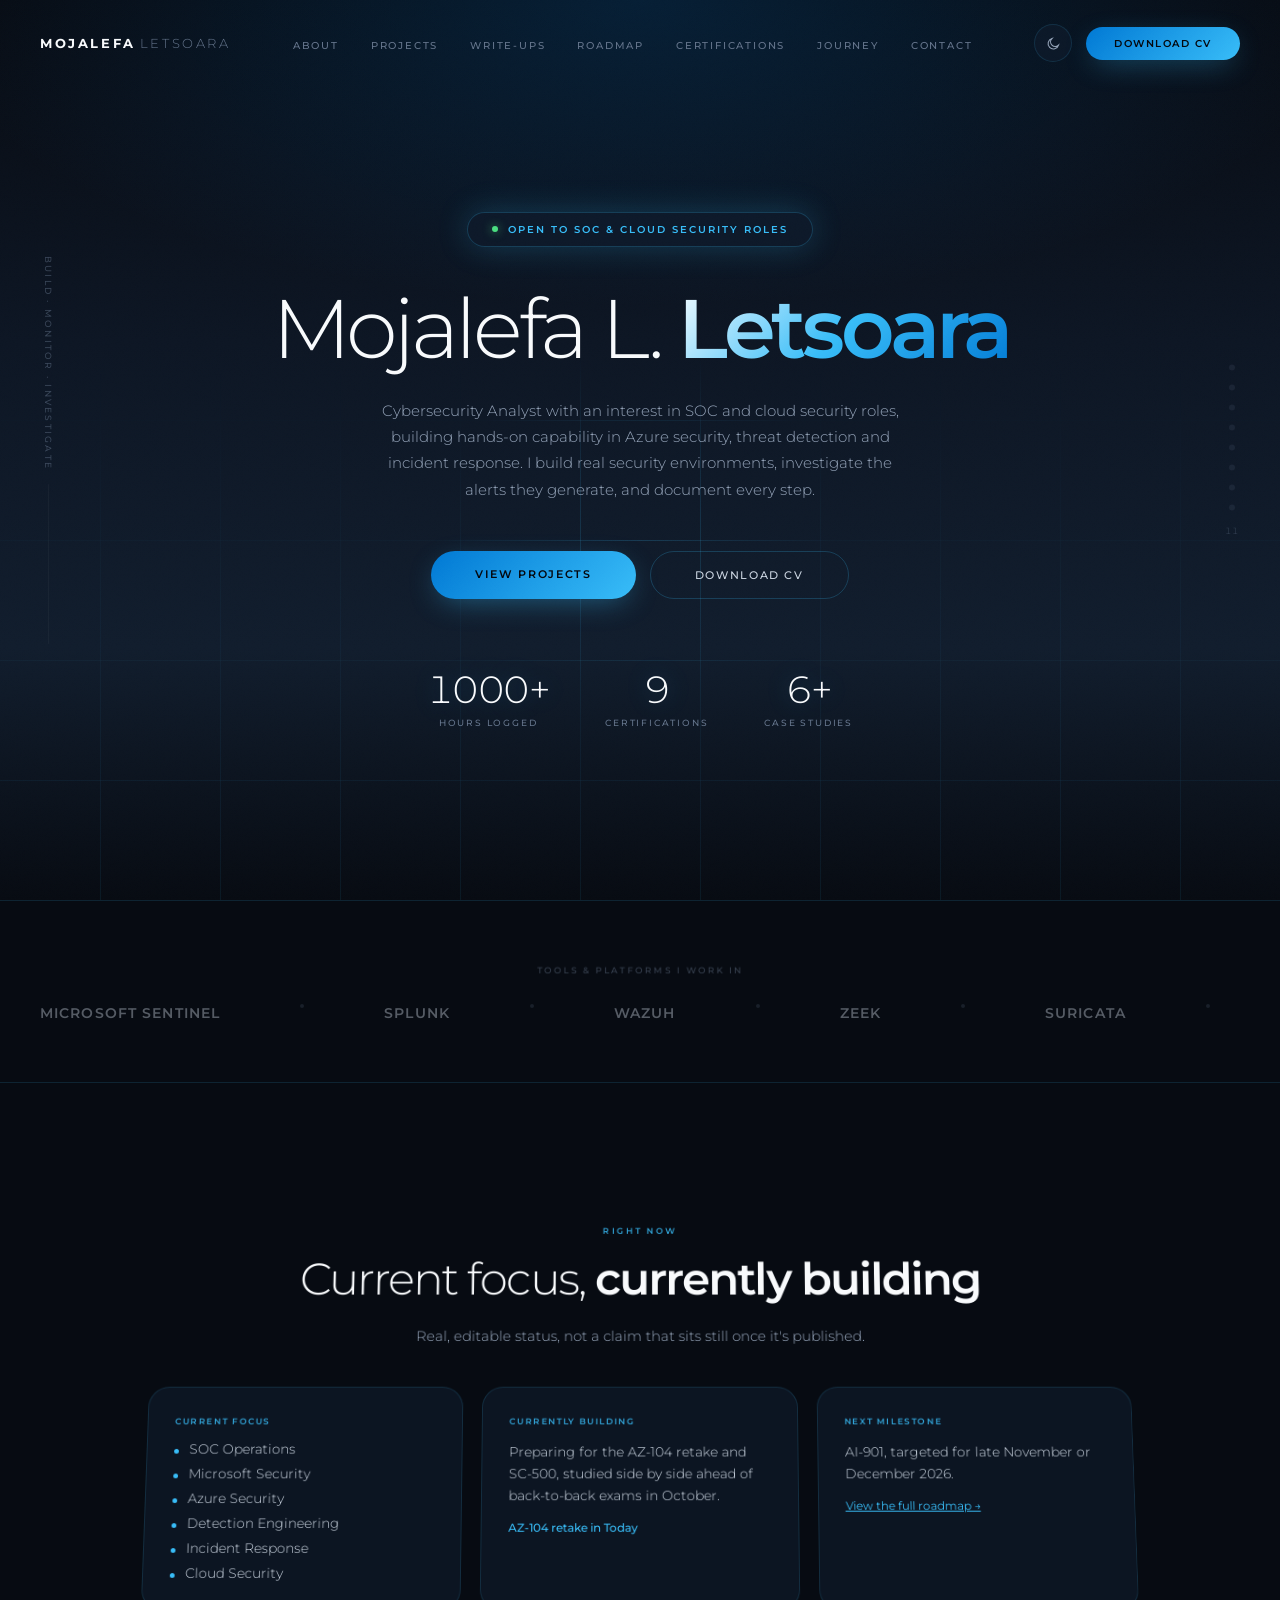
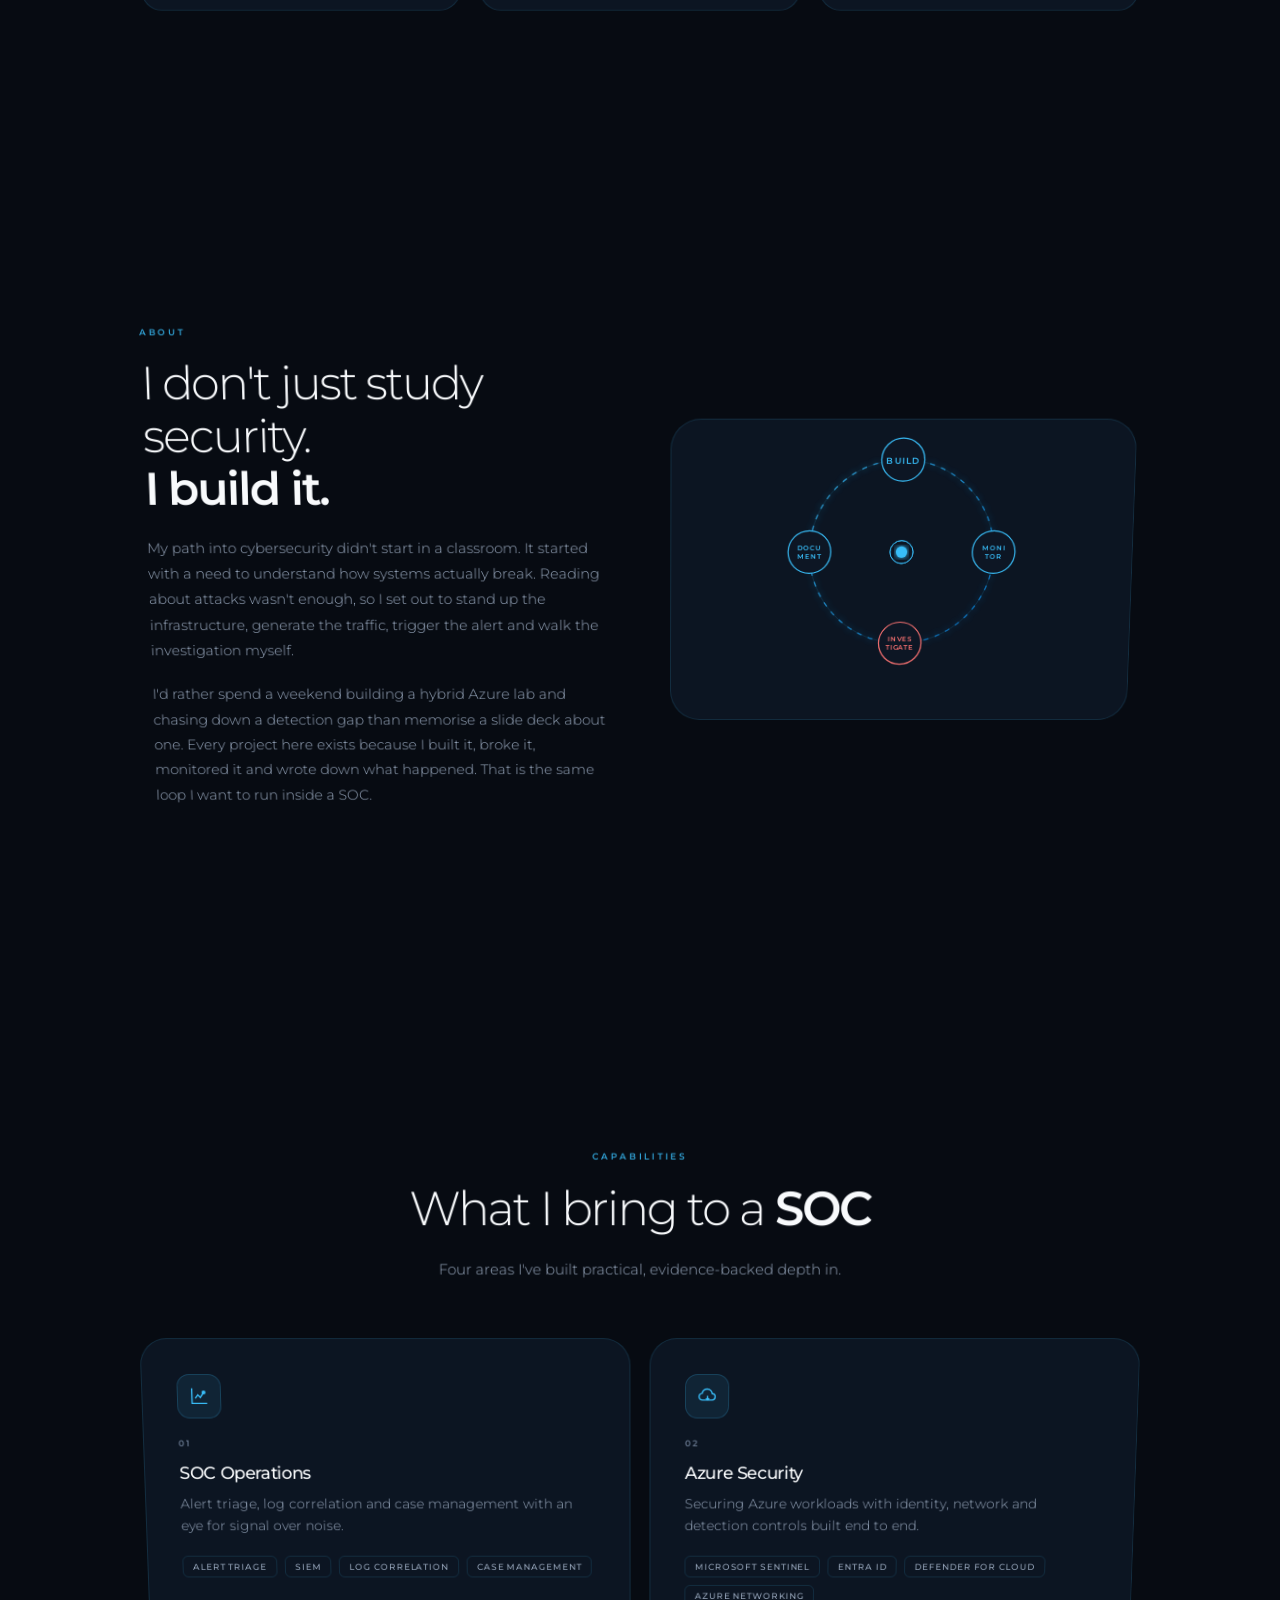
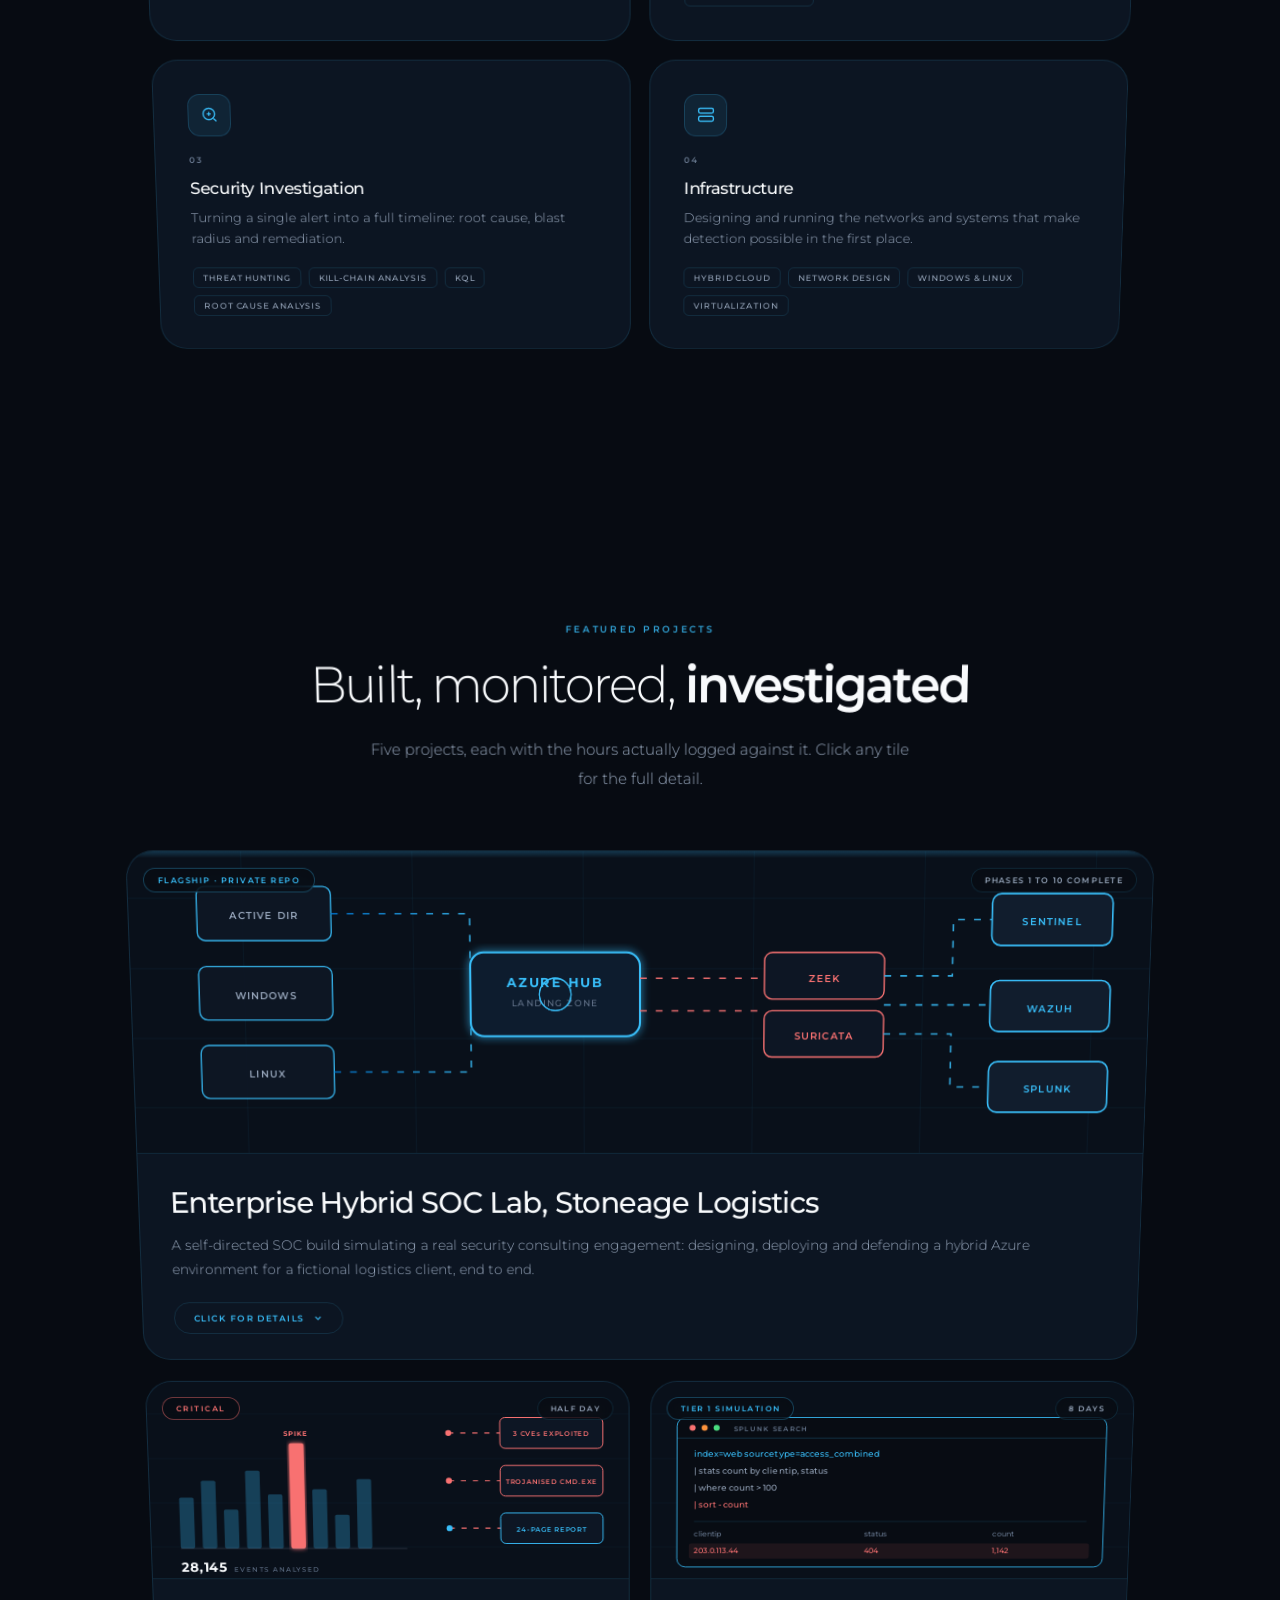
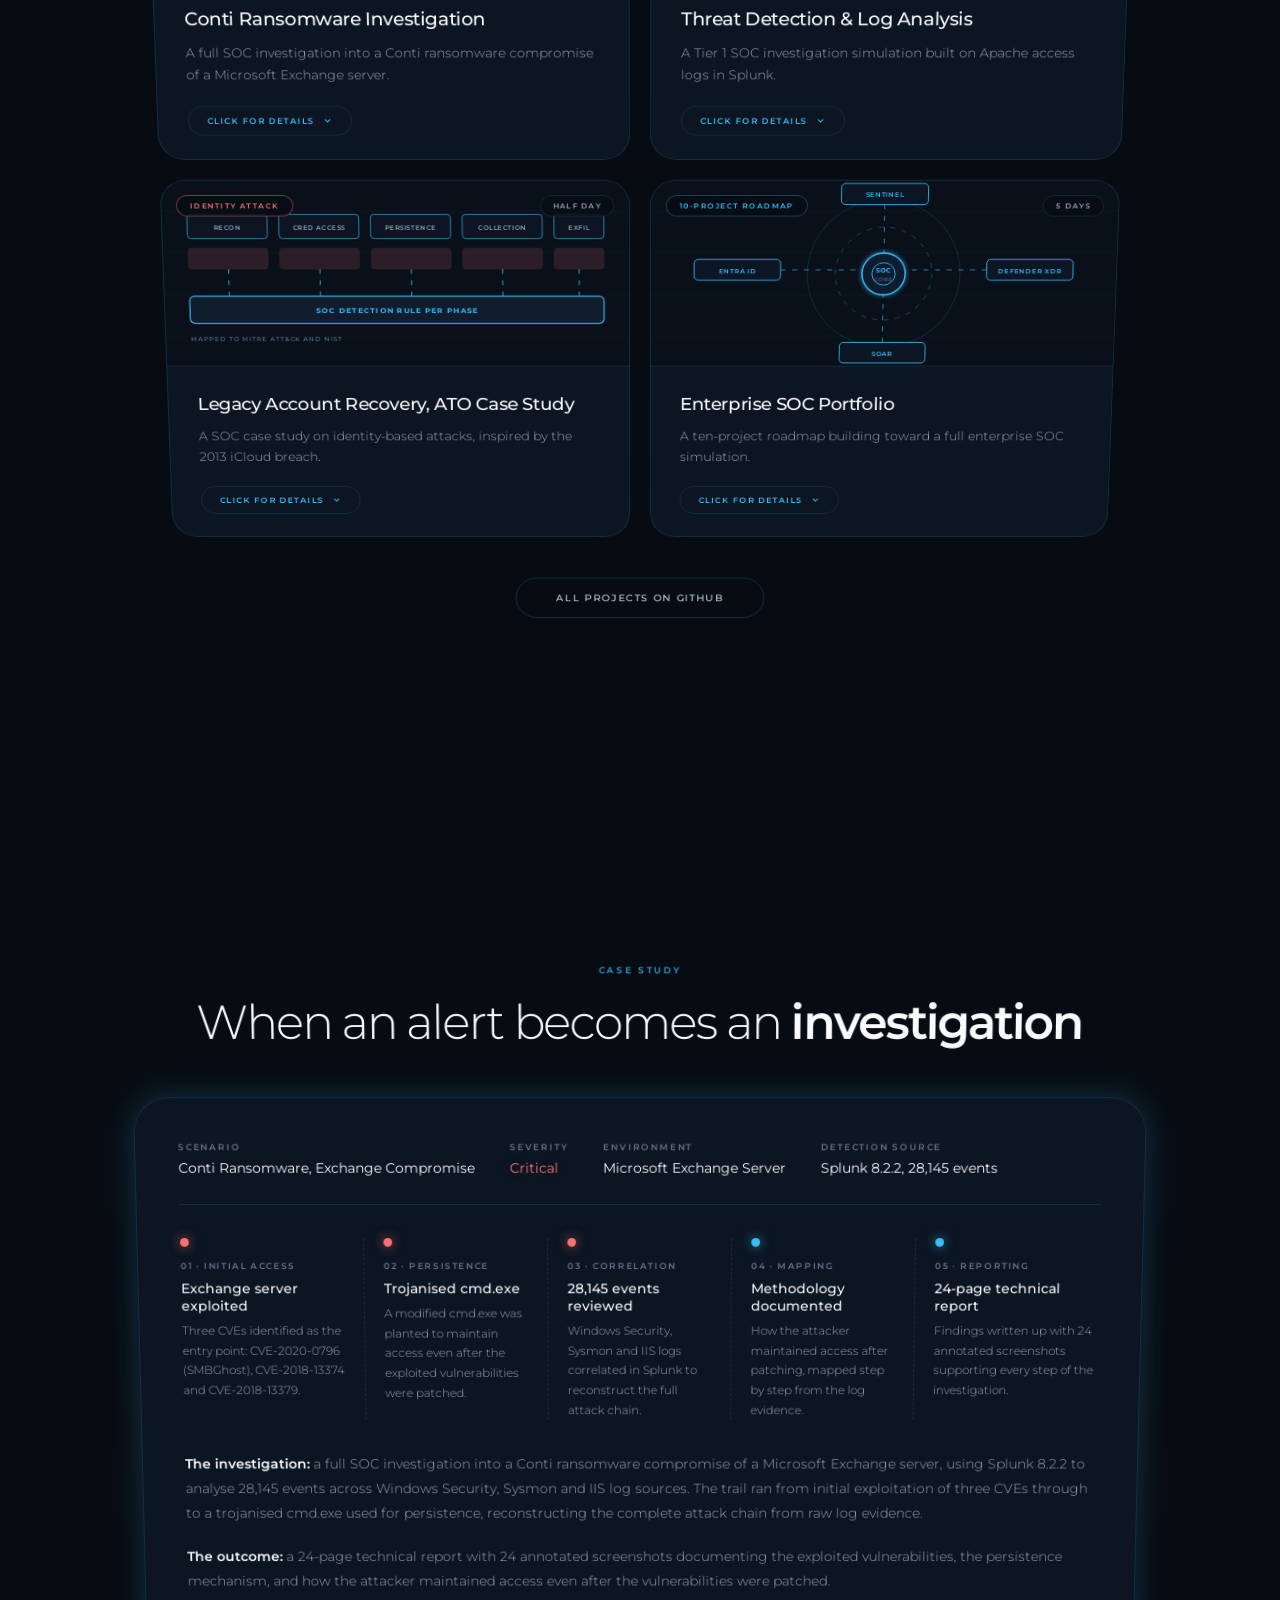
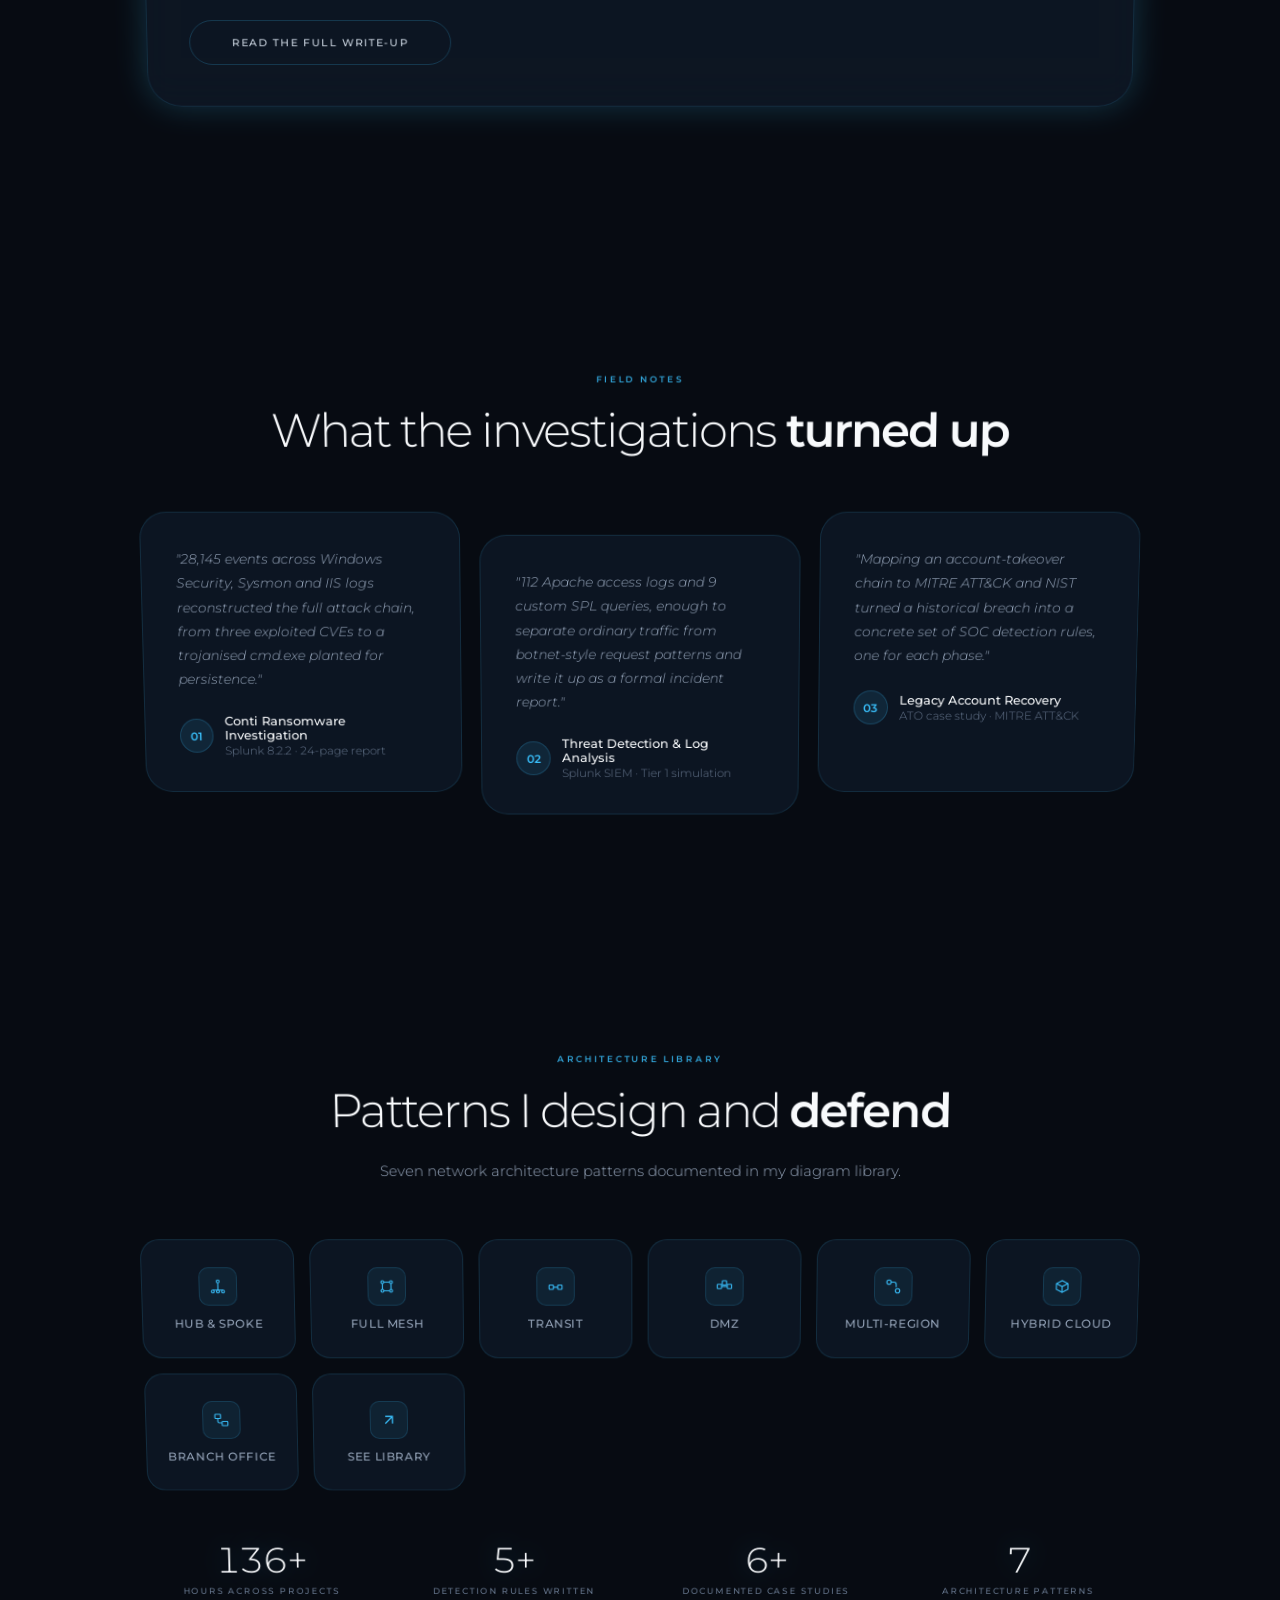
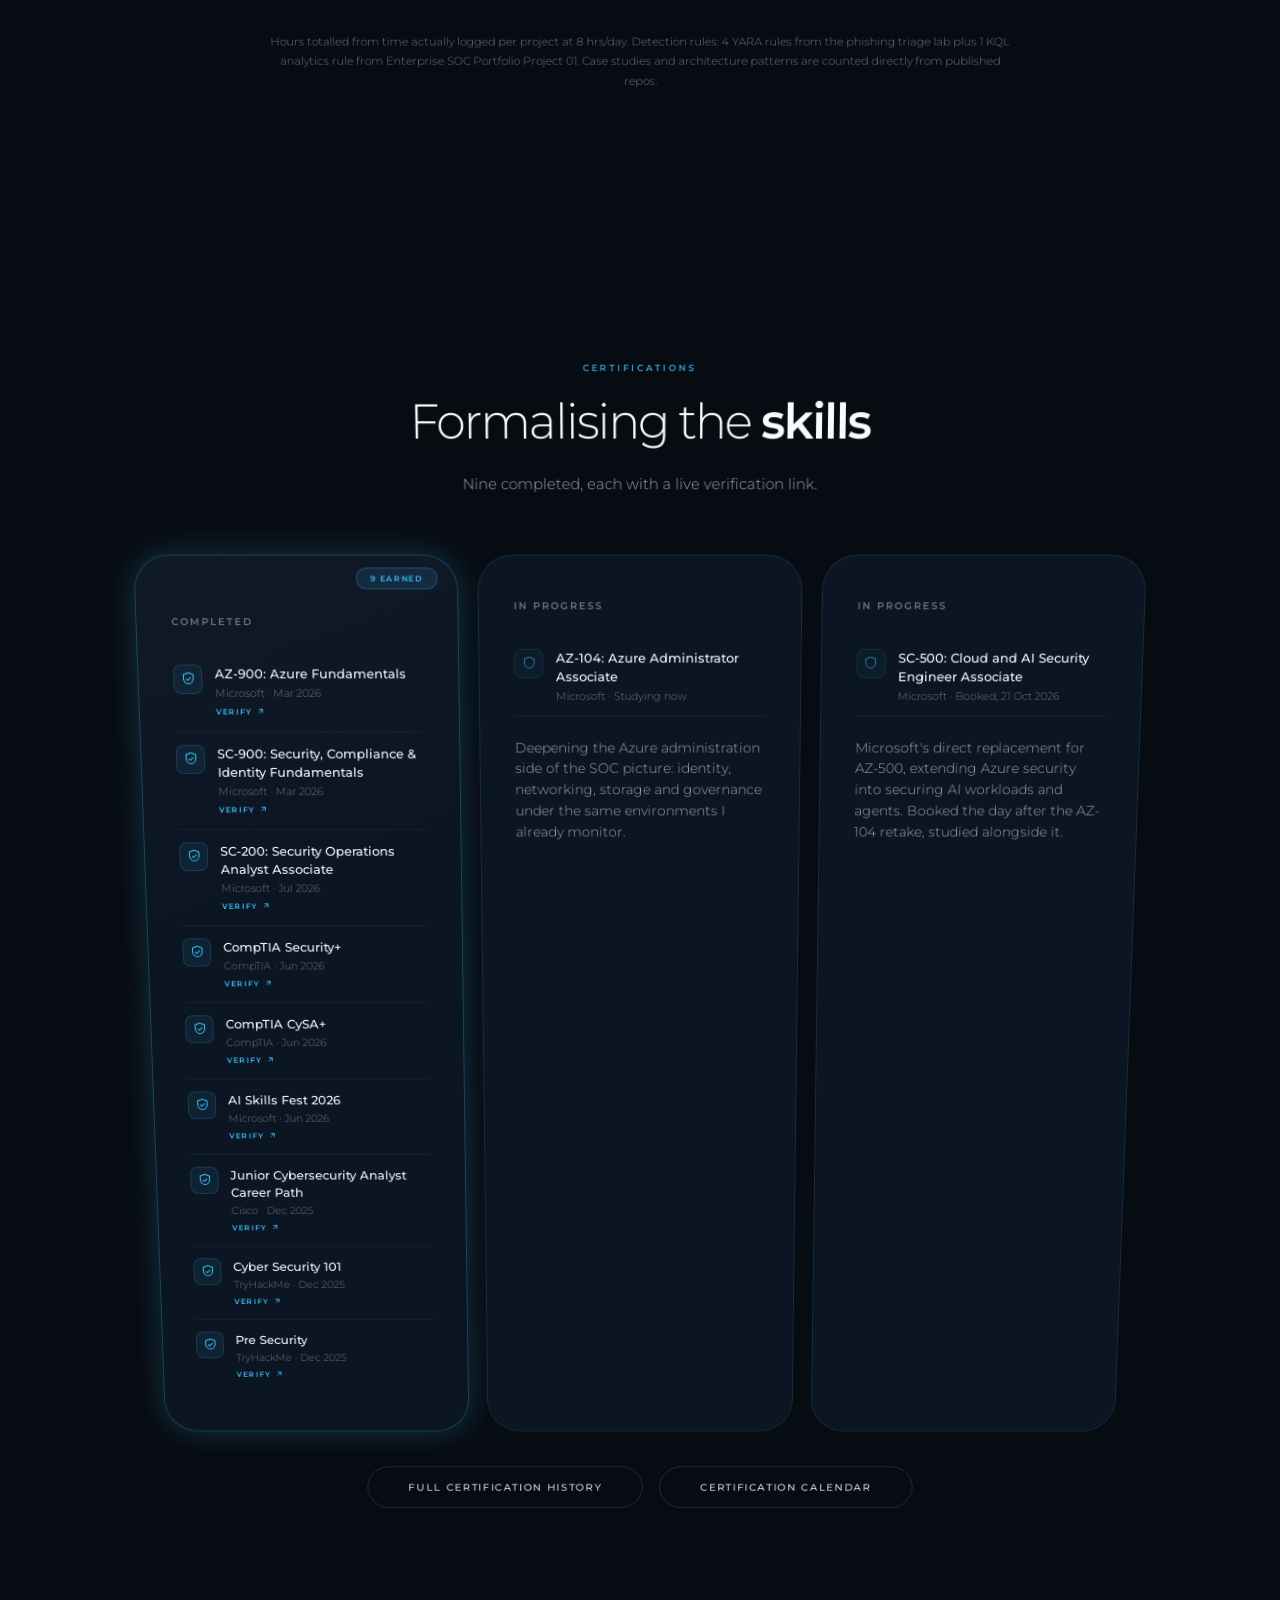
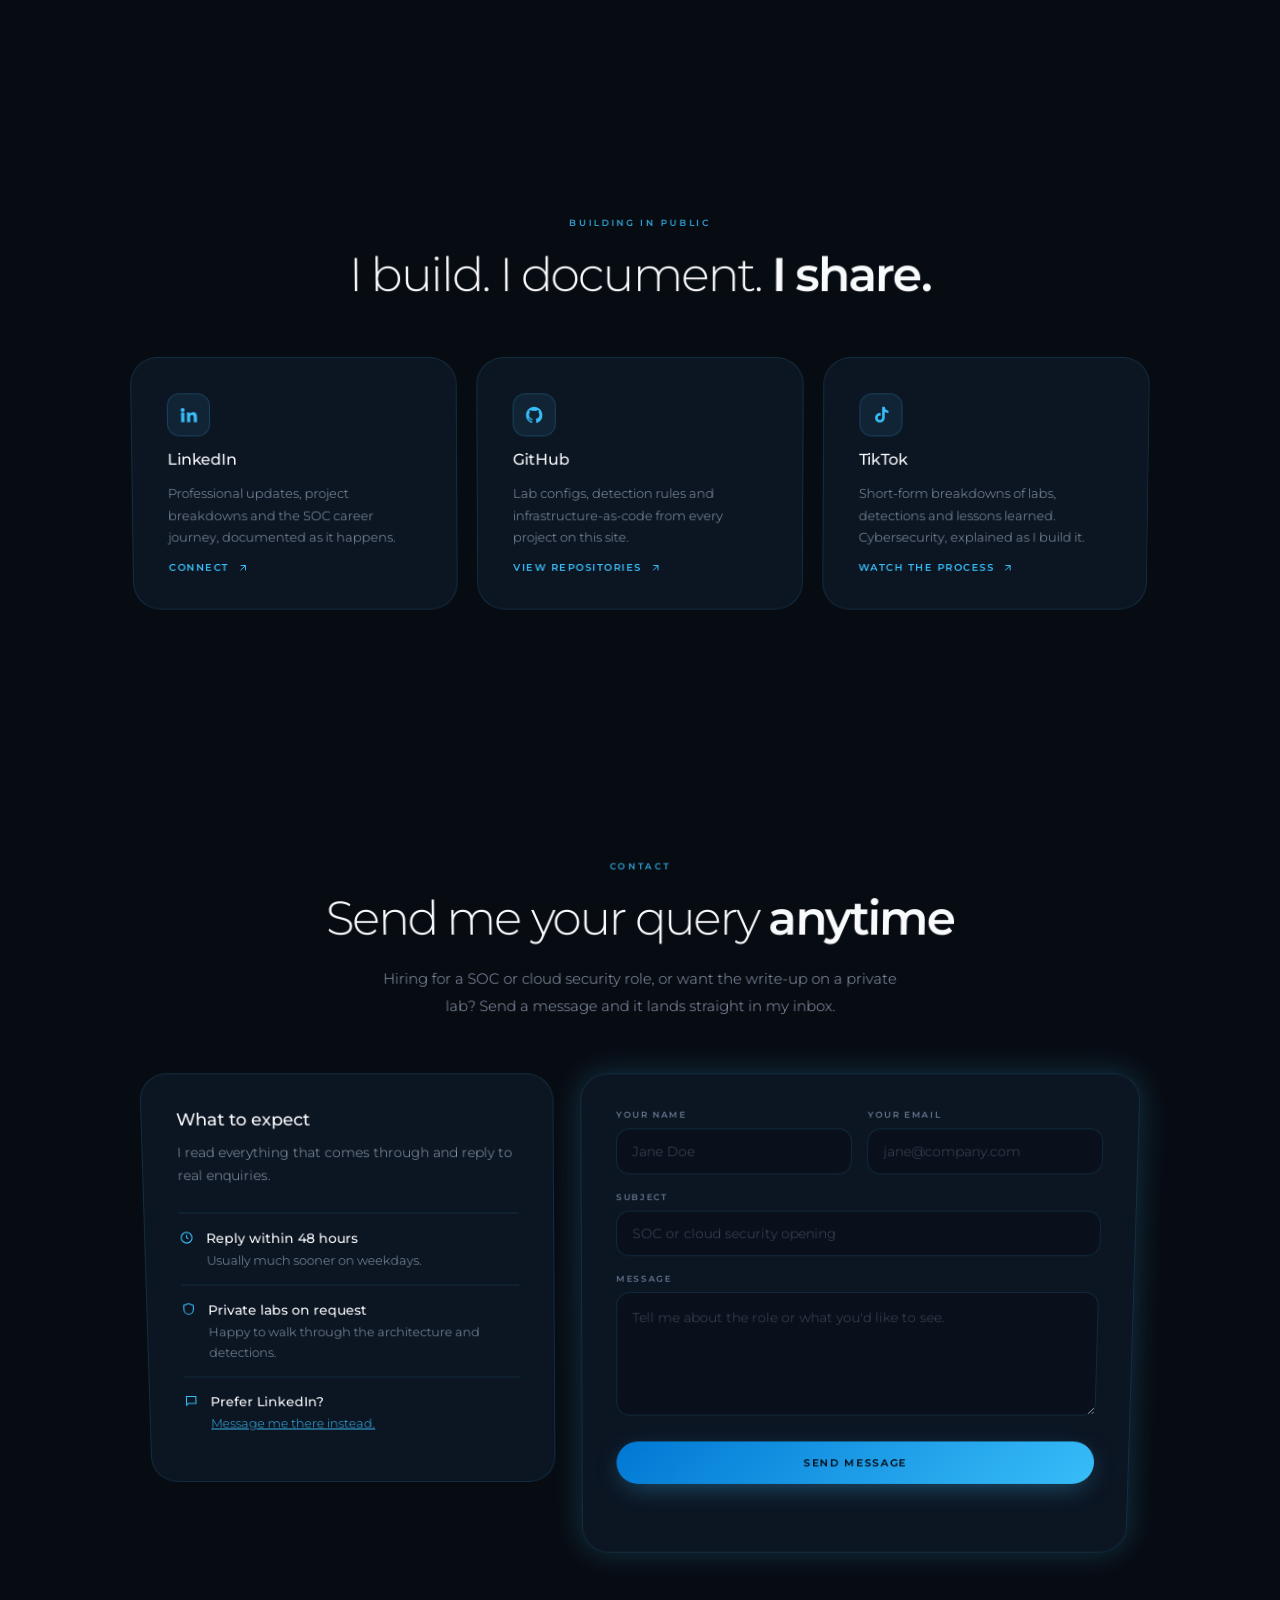
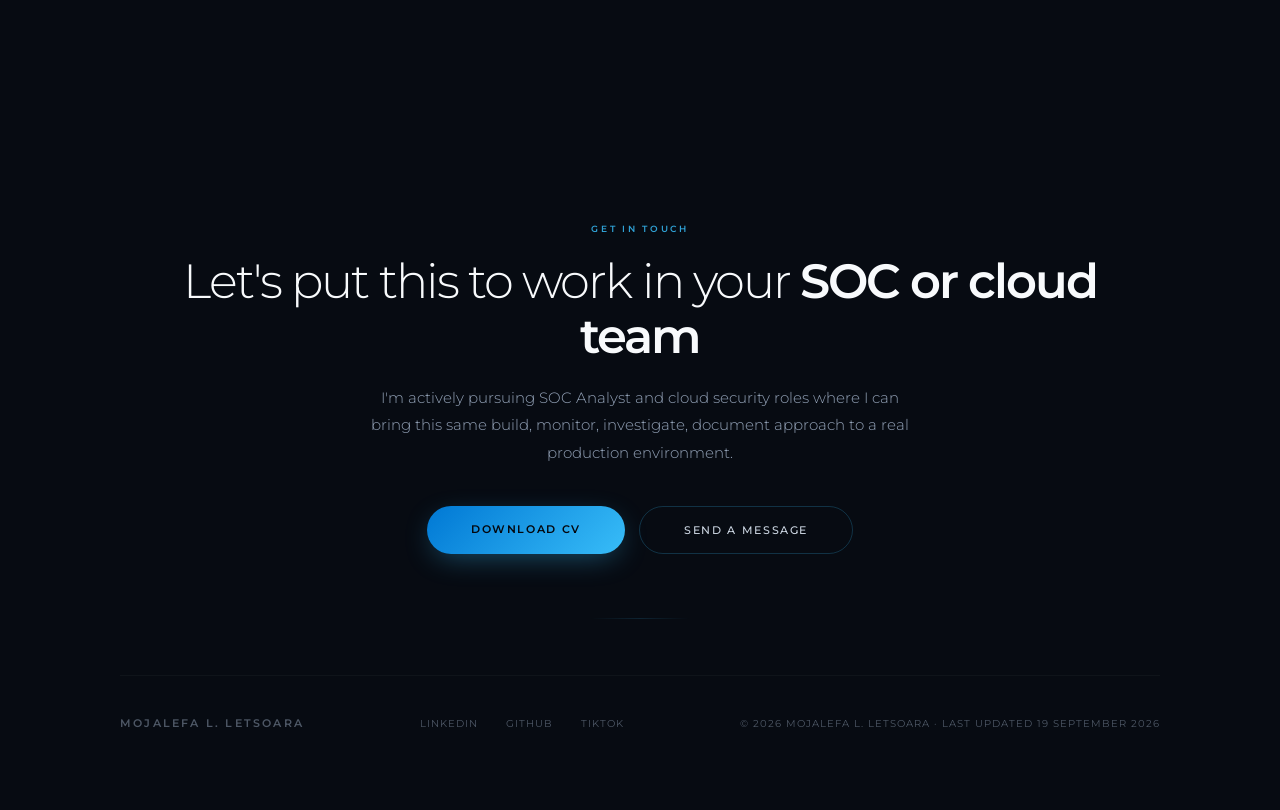
<file: index.html>
<!DOCTYPE html>
<html lang="en">
<head>
<meta charset="UTF-8">
<meta name="viewport" content="width=device-width, initial-scale=1.0">
<title>Mojalefa L. Letsoara | Cybersecurity Analyst, SOC &amp; Cloud Security</title>
<meta name="description" content="Mojalefa L. Letsoara is a Cybersecurity Analyst with an interest in SOC and cloud security roles, building hands-on capability in Azure security, threat detection and incident response. Hands-on projects, case studies and architecture work.">
<meta name="keywords" content="Mojalefa Letsoara, Cybersecurity Analyst, SOC Analyst, Cloud Security, Cybersecurity Portfolio, Azure Security, Incident Response, Threat Detection, Security Operations Center">
<meta name="author" content="Mojalefa L. Letsoara">
<meta name="robots" content="index, follow">

<meta property="og:type" content="website">
<meta property="og:title" content="Mojalefa L. Letsoara | Cybersecurity Analyst, SOC &amp; Cloud Security">
<meta property="og:description" content="Cybersecurity Analyst with an interest in SOC and cloud security roles. Azure security, detection engineering and incident response. Built, documented and shared.">
<meta property="og:url" content="https://justjeff211.github.io/">
<meta name="twitter:card" content="summary_large_image">
<meta name="twitter:title" content="Mojalefa L. Letsoara | Cybersecurity Analyst, SOC &amp; Cloud Security">
<meta name="twitter:description" content="Cybersecurity Analyst with an interest in SOC and cloud security roles. Azure security, detection engineering and incident response.">

<link rel="icon" href="data:image/svg+xml,%3Csvg xmlns='http://www.w3.org/2000/svg' viewBox='0 0 24 24'%3E%3Crect width='24' height='24' rx='5' fill='%23070B12'/%3E%3Cpath d='M12 4 5 7v5c0 4.4 3 8.3 7 9 4-.7 7-4.6 7-9V7l-7-3Z' fill='none' stroke='%2338BDF8' stroke-width='1.6'/%3E%3C/svg%3E">

<link rel="preconnect" href="https://fonts.googleapis.com">
<link rel="preconnect" href="https://fonts.gstatic.com" crossorigin>
<link href="https://fonts.googleapis.com/css2?family=Montserrat:wght@200;300;400;500;600;700&display=swap" rel="stylesheet">

<link rel="stylesheet" href="css/style.css">
<link rel="stylesheet" href="css/extra.css">
<link rel="stylesheet" href="css/roadmap.css">
</head>
<body>

<div class="atmosphere" aria-hidden="true"></div>
<div class="grain" aria-hidden="true" style="background-image:url(&quot;data:image/svg+xml,%3Csvg xmlns='http://www.w3.org/2000/svg' width='200' height='200'%3E%3Cfilter id='n'%3E%3CfeTurbulence type='fractalNoise' baseFrequency='0.85' numOctaves='3'/%3E%3C/filter%3E%3Crect width='200' height='200' filter='url(%23n)'/%3E%3C/svg%3E&quot;)"></div>

<!-- ══════════ NAV ══════════ -->
<nav class="top-nav" id="top">
  <a href="#top" class="nav-brand">Mojalefa<span>Letsoara</span></a>

  <ul class="nav-links">
    <li><a href="#about">About</a></li>
    <li><a href="#projects">Projects</a></li>
    <li><a href="writeups.html">Write-ups</a></li>
    <li><a href="roadmap.html">Roadmap</a></li>
    <li><a href="certifications.html">Certifications</a></li>
    <li><a href="journey.html">Journey</a></li>
    <li><a href="#contact">Contact</a></li>
  </ul>

  <div class="nav-utils">
    <button class="theme-toggle" data-theme-toggle aria-label="Toggle colour theme" aria-pressed="false">
      <svg class="icon-sun" viewBox="0 0 24 24" fill="none" stroke="currentColor" stroke-width="1.8"><circle cx="12" cy="12" r="4"/><path d="M12 2v2M12 20v2M4.9 4.9l1.4 1.4M17.7 17.7l1.4 1.4M2 12h2M20 12h2M4.9 19.1l1.4-1.4M17.7 6.3l1.4-1.4"/></svg>
      <svg class="icon-moon" viewBox="0 0 24 24" fill="none" stroke="currentColor" stroke-width="1.8"><path d="M20 14.5A8.5 8.5 0 1 1 9.5 4a7 7 0 0 0 10.5 10.5Z"/></svg>
    </button>

    <a href="assets/cv/Mojalefa-Letsoara-CV.pdf" class="nav-cta" download>Download CV</a>

    <button class="nav-toggle" aria-label="Open menu" aria-expanded="false">
      <span class="toggle-bar"></span>
      <span class="toggle-bar"></span>
    </button>
  </div>
</nav>

<!-- ══════════ MOBILE MENU ══════════ -->
<div class="mobile-menu">
  <div class="mobile-menu-inner">
    <div class="mobile-menu-links">
      <a href="#about" class="mobile-menu-link" data-index="01">About</a>
      <a href="#projects" class="mobile-menu-link" data-index="02">Projects</a>
      <a href="#case-study" class="mobile-menu-link" data-index="03">Case Study</a>
      <a href="#architecture" class="mobile-menu-link" data-index="04">Architecture</a>
      <a href="#certifications" class="mobile-menu-link" data-index="05">Certifications</a>
      <a href="#connect" class="mobile-menu-link" data-index="06">Connect</a>
      <a href="#contact" class="mobile-menu-link" data-index="07">Contact</a>
    </div>
    <div class="mobile-menu-footer">
      <a href="https://www.linkedin.com/in/mojalefa-l-letsoara283b5a211/" target="_blank" rel="noopener">LinkedIn</a>
      <a href="https://github.com/Justjeff211" target="_blank" rel="noopener">GitHub</a>
      <a href="https://www.tiktok.com/@justjeff211" target="_blank" rel="noopener">TikTok</a>
      <button class="theme-toggle" data-theme-toggle aria-label="Toggle colour theme" aria-pressed="false">
        <svg class="icon-sun" viewBox="0 0 24 24" fill="none" stroke="currentColor" stroke-width="1.8"><circle cx="12" cy="12" r="4"/><path d="M12 2v2M12 20v2M4.9 4.9l1.4 1.4M17.7 17.7l1.4 1.4M2 12h2M20 12h2M4.9 19.1l1.4-1.4M17.7 6.3l1.4-1.4"/></svg>
        <svg class="icon-moon" viewBox="0 0 24 24" fill="none" stroke="currentColor" stroke-width="1.8"><path d="M20 14.5A8.5 8.5 0 1 1 9.5 4a7 7 0 0 0 10.5 10.5Z"/></svg>
      </button>
    </div>
  </div>
</div>

<!-- ══════════ SIDE PANELS ══════════ -->
<div class="side-panel left" aria-hidden="true">
  <span class="side-label">Build · Monitor · Investigate</span>
  <div class="side-track"><div class="side-track-fill" data-track-fill></div></div>
</div>
<div class="side-panel right" aria-hidden="true">
  <span class="side-dot" data-section-dot></span>
  <span class="side-dot" data-section-dot></span>
  <span class="side-dot" data-section-dot></span>
  <span class="side-dot" data-section-dot></span>
  <span class="side-dot" data-section-dot></span>
  <span class="side-dot" data-section-dot></span>
  <span class="side-dot" data-section-dot></span>
  <span class="side-dot" data-section-dot></span>
  <span class="side-readout" data-readout>00</span>
</div>

<!-- ══════════ HERO ══════════ -->
<header class="hero" id="home">
  <div class="hero-grid" data-hero-grid></div>

  <div class="hero-badge">
    <span class="hero-badge-dot"></span>
    <span>Open to SOC & Cloud Security Roles</span>
  </div>

  <h1>Mojalefa L. <em>Letsoara</em></h1>

  <p class="hero-sub">
    Cybersecurity Analyst with an interest in SOC and cloud security roles, building hands-on
    capability in Azure security, threat detection and incident response. I build real security
    environments, investigate the alerts they generate, and document every step.
  </p>

  <div class="hero-ctas">
    <a href="#projects" class="btn-primary">View Projects</a>
    <a href="assets/cv/Mojalefa-Letsoara-CV.pdf" class="btn-secondary" download>Download CV</a>
  </div>

  <div class="hero-metrics">
    <div class="metric">
      <div class="metric-value" data-count-to="1000" data-count-suffix="+">1000+</div>
      <div class="metric-label">Hours Logged</div>
    </div>
    <div class="metric">
      <div class="metric-value" data-count-to="9">9</div>
      <div class="metric-label">Certifications</div>
    </div>
    <div class="metric">
      <div class="metric-value" data-count-to="6" data-count-suffix="+">6+</div>
      <div class="metric-label">Case Studies</div>
    </div>
  </div>
</header>

<!-- ══════════ TOOL TICKER ══════════ -->
<section class="logo-ticker">
  <div class="main">
    <div class="logo-ticker-label">Tools &amp; Platforms I Work In</div>
  </div>
  <div class="ticker-track" data-ticker>
    <div class="ticker-item">Microsoft Sentinel</div><span class="ticker-dot"></span>
    <div class="ticker-item">Splunk</div><span class="ticker-dot"></span>
    <div class="ticker-item">Wazuh</div><span class="ticker-dot"></span>
    <div class="ticker-item">Zeek</div><span class="ticker-dot"></span>
    <div class="ticker-item">Suricata</div><span class="ticker-dot"></span>
    <div class="ticker-item">KQL</div><span class="ticker-dot"></span>
    <div class="ticker-item">Entra ID</div><span class="ticker-dot"></span>
    <div class="ticker-item">Defender for Cloud</div><span class="ticker-dot"></span>
    <div class="ticker-item">Sysmon</div><span class="ticker-dot"></span>
    <div class="ticker-item">MITRE ATT&amp;CK</div><span class="ticker-dot"></span>
    <div class="ticker-item">Bicep</div><span class="ticker-dot"></span>
    <div class="ticker-item">Azure CLI</div><span class="ticker-dot"></span>
  </div>
</section>

<!-- ══════════ CURRENT FOCUS ══════════ -->
<section class="section" id="current-focus">
  <div class="main">
    <div class="section-center reveal">
      <div class="section-tag">Right Now</div>
      <h2 class="section-title">Current focus, <strong>currently building</strong></h2>
      <p class="section-body">Real, editable status, not a claim that sits still once it's published.</p>
    </div>

    <div class="dash-grid">
      <div class="dash-card reveal">
        <div class="dash-card-label">Current Focus</div>
        <ul><li>SOC Operations</li><li>Microsoft Security</li><li>Azure Security</li><li>Detection Engineering</li><li>Incident Response</li><li>Cloud Security</li></ul>
      </div>
      <div class="dash-card reveal reveal-d1">
        <div class="dash-card-label">Currently Building</div>
        <div class="dash-body">
          Preparing for the AZ-104 retake and SC-500, studied side by side ahead of back-to-back
          exams in October.
        </div>
        <p style="margin-top:14px;font-size:0.78rem;color:var(--cyan);font-weight:500;">
          AZ-104 retake in <span data-countdown-to="2026-10-20T08:30:00+02:00"></span>
        </p>
      </div>
      <div class="dash-card reveal reveal-d2">
        <div class="dash-card-label">Next Milestone</div>
        <div class="dash-body">AI-901, targeted for late November or December 2026.</div>
        <a href="roadmap.html" style="display:inline-block;margin-top:14px;font-size:0.76rem;color:var(--cyan);">View the full roadmap &rarr;</a>
      </div>
    </div>
  </div>
</section>

<!-- ══════════ ABOUT ══════════ -->
<section class="section" id="about">
  <div class="main">
    <div class="feature">
      <div class="feature-content reveal">
        <div class="section-tag">About</div>
        <h2 class="section-title">I don't just study security.<br><strong>I build it.</strong></h2>
        <p class="section-body">
          My path into cybersecurity didn't start in a classroom. It started with a need to
          understand how systems actually break. Reading about attacks wasn't enough, so I set out
          to stand up the infrastructure, generate the traffic, trigger the alert and walk the
          investigation myself.
        </p>
        <p class="section-body" style="margin-top:20px;">
          I'd rather spend a weekend building a hybrid Azure lab and chasing down a detection gap
          than memorise a slide deck about one. Every project here exists because I built it,
          broke it, monitored it and wrote down what happened. That is the same loop I want to run
          inside a SOC.
        </p>
      </div>

      <div class="feature-visual reveal reveal-d2" aria-hidden="true">
        <svg viewBox="0 0 560 320" preserveAspectRatio="xMidYMid meet">
          <defs>
            <linearGradient id="loopGrad" x1="0" y1="0" x2="1" y2="1">
              <stop offset="0%" stop-color="#38BDF8"/><stop offset="100%" stop-color="#0078D4"/>
            </linearGradient>
            <filter id="loopGlow"><feGaussianBlur stdDeviation="4" result="b"/><feMerge><feMergeNode in="b"/><feMergeNode in="SourceGraphic"/></feMerge></filter>
          </defs>

          <circle cx="280" cy="160" r="112" fill="none" stroke="#38BDF8" stroke-width="1" opacity="0.16"/>
          <circle cx="280" cy="160" r="112" fill="none" stroke="url(#loopGrad)" stroke-width="1.6"
                  class="flow-dash" opacity="0.75" filter="url(#loopGlow)"/>

          <g font-family="Montserrat, sans-serif" text-anchor="middle">
            <g>
              <circle cx="280" cy="48" r="26" fill="#0D1624" stroke="#38BDF8" stroke-width="1.4"/>
              <text x="280" y="53" fill="#38BDF8" font-size="10" font-weight="600" letter-spacing="1.4">BUILD</text>
            </g>
            <g>
              <circle cx="392" cy="160" r="26" fill="#0D1624" stroke="#38BDF8" stroke-width="1.4"/>
              <text x="392" y="158" fill="#38BDF8" font-size="8.5" font-weight="600" letter-spacing="1">MONI</text>
              <text x="392" y="168" fill="#38BDF8" font-size="8.5" font-weight="600" letter-spacing="1">TOR</text>
            </g>
            <g>
              <circle cx="280" cy="272" r="26" fill="#0D1624" stroke="#F87171" stroke-width="1.4"/>
              <text x="280" y="270" fill="#F87171" font-size="8.5" font-weight="600" letter-spacing="1">INVES</text>
              <text x="280" y="280" fill="#F87171" font-size="8.5" font-weight="600" letter-spacing="1">TIGATE</text>
            </g>
            <g>
              <circle cx="168" cy="160" r="26" fill="#0D1624" stroke="#38BDF8" stroke-width="1.4"/>
              <text x="168" y="158" fill="#38BDF8" font-size="8.5" font-weight="600" letter-spacing="1">DOCU</text>
              <text x="168" y="168" fill="#38BDF8" font-size="8.5" font-weight="600" letter-spacing="1">MENT</text>
            </g>
          </g>

          <circle cx="280" cy="160" r="7" fill="#38BDF8" filter="url(#loopGlow)"/>
          <circle cx="280" cy="160" r="14" fill="none" stroke="#38BDF8" stroke-width="1" class="pulse-ring"/>
          <circle cx="280" cy="160" r="14" fill="none" stroke="#38BDF8" stroke-width="1" class="pulse-ring d1"/>
        </svg>
      </div>
    </div>
  </div>
</section>

<!-- ══════════ CAPABILITIES ══════════ -->
<section class="section" id="capabilities">
  <div class="main">
    <div class="section-center reveal">
      <div class="section-tag">Capabilities</div>
      <h2 class="section-title">What I bring to a <strong>SOC</strong></h2>
      <p class="section-body">Four areas I've built practical, evidence-backed depth in.</p>
    </div>

    <div class="cap-grid">
      <div class="cap-card reveal">
        <div class="cap-icon"><svg viewBox="0 0 24 24" fill="none" stroke="currentColor" stroke-width="1.6"><path d="M3 3v18h18"/><path d="m7 15 3-4 3 3 4-6"/><circle cx="17" cy="8" r="1.6" fill="currentColor"/></svg></div>
        <span class="cap-num">01</span>
        <h3>SOC Operations</h3>
        <p>Alert triage, log correlation and case management with an eye for signal over noise.</p>
        <ul class="cap-skills"><li>Alert Triage</li><li>SIEM</li><li>Log Correlation</li><li>Case Management</li></ul>
      </div>
      <div class="cap-card reveal reveal-d1">
        <div class="cap-icon"><svg viewBox="0 0 24 24" fill="none" stroke="currentColor" stroke-width="1.6"><path d="M6 17a4 4 0 0 1-.4-8A6 6 0 0 1 17.5 9.5 3.75 3.75 0 0 1 17 17H6Z"/><path d="M12 12v5m0 0-2-2m2 2 2-2"/></svg></div>
        <span class="cap-num">02</span>
        <h3>Azure Security</h3>
        <p>Securing Azure workloads with identity, network and detection controls built end to end.</p>
        <ul class="cap-skills"><li>Microsoft Sentinel</li><li>Entra ID</li><li>Defender for Cloud</li><li>Azure Networking</li></ul>
      </div>
      <div class="cap-card reveal reveal-d2">
        <div class="cap-icon"><svg viewBox="0 0 24 24" fill="none" stroke="currentColor" stroke-width="1.6"><circle cx="11" cy="11" r="7"/><path d="m20 20-3.5-3.5"/><path d="M8.5 11h5M11 8.5v5"/></svg></div>
        <span class="cap-num">03</span>
        <h3>Security Investigation</h3>
        <p>Turning a single alert into a full timeline: root cause, blast radius and remediation.</p>
        <ul class="cap-skills"><li>Threat Hunting</li><li>Kill-Chain Analysis</li><li>KQL</li><li>Root Cause Analysis</li></ul>
      </div>
      <div class="cap-card reveal reveal-d3">
        <div class="cap-icon"><svg viewBox="0 0 24 24" fill="none" stroke="currentColor" stroke-width="1.6"><rect x="3" y="4" width="18" height="6" rx="2"/><rect x="3" y="14" width="18" height="6" rx="2"/><path d="M7 7h.01M7 17h.01"/></svg></div>
        <span class="cap-num">04</span>
        <h3>Infrastructure</h3>
        <p>Designing and running the networks and systems that make detection possible in the first place.</p>
        <ul class="cap-skills"><li>Hybrid Cloud</li><li>Network Design</li><li>Windows &amp; Linux</li><li>Virtualization</li></ul>
      </div>
    </div>
  </div>
</section>

<!-- ══════════ PROJECTS (floating tiles, click for details) ══════════ -->
<section class="section" id="projects">
  <div class="main">
    <div class="section-center reveal">
      <div class="section-tag">Featured Projects</div>
      <h2 class="section-title">Built, monitored, <strong>investigated</strong></h2>
      <p class="section-body">Five projects, each with the hours actually logged against it. Click any tile for the full detail.</p>
    </div>

    <div class="tile-grid">

      <!-- FLAGSHIP -->
      <article class="tile wide reveal">
        <div class="tile-visual" aria-hidden="true">
          <span class="tile-badge">Flagship · Private Repo</span>
          <span class="tile-hours">Phases 1 to 10 complete</span>
          <svg viewBox="0 0 900 300" preserveAspectRatio="xMidYMid slice">
            <defs>
              <linearGradient id="hubGrad" x1="0" y1="0" x2="1" y2="0">
                <stop offset="0%" stop-color="#0078D4"/><stop offset="100%" stop-color="#38BDF8"/>
              </linearGradient>
              <filter id="hubGlow"><feGaussianBlur stdDeviation="3.5" result="b"/><feMerge><feMergeNode in="b"/><feMergeNode in="SourceGraphic"/></feMerge></filter>
              <linearGradient id="scanGrad" x1="0" y1="0" x2="0" y2="1">
                <stop offset="0%" stop-color="#38BDF8" stop-opacity="0"/>
                <stop offset="50%" stop-color="#38BDF8" stop-opacity="0.5"/>
                <stop offset="100%" stop-color="#38BDF8" stop-opacity="0"/>
              </linearGradient>
            </defs>

            <g stroke="#38BDF8" stroke-width="0.5" opacity="0.1">
              <path d="M0 60H900M0 120H900M0 180H900M0 240H900"/>
              <path d="M100 0V300M250 0V300M400 0V300M550 0V300M700 0V300M850 0V300"/>
            </g>

            <!-- on-prem tier -->
            <g fill="#0D1624" stroke="#38BDF8" stroke-width="1.2" opacity="0.9">
              <rect x="60" y="50" width="118" height="46" rx="7"/>
              <rect x="60" y="118" width="118" height="46" rx="7"/>
              <rect x="60" y="186" width="118" height="46" rx="7"/>
            </g>
            <g font-family="Montserrat, sans-serif" font-size="9" font-weight="600" fill="#94A3B8" letter-spacing="1">
              <text x="119" y="78" text-anchor="middle">ACTIVE DIR</text>
              <text x="119" y="146" text-anchor="middle">WINDOWS</text>
              <text x="119" y="214" text-anchor="middle">LINUX</text>
            </g>

            <!-- links to hub -->
            <g stroke="url(#hubGrad)" stroke-width="1.4" fill="none" class="flow-dash" opacity="0.85">
              <path d="M178 73H300v67"/>
              <path d="M178 141H300"/>
              <path d="M178 209H300v-67"/>
            </g>

            <!-- hub -->
            <rect x="300" y="106" width="150" height="72" rx="12" fill="#111D2D" stroke="#38BDF8" stroke-width="1.8" filter="url(#hubGlow)"/>
            <text x="375" y="136" text-anchor="middle" font-family="Montserrat, sans-serif" font-size="11" font-weight="700" fill="#38BDF8" letter-spacing="1.5">AZURE HUB</text>
            <text x="375" y="152" text-anchor="middle" font-family="Montserrat, sans-serif" font-size="8" font-weight="500" fill="#64748B" letter-spacing="1.2">LANDING ZONE</text>

            <!-- sensors -->
            <g stroke="#F87171" stroke-width="1.3" fill="none" class="flow-dash" opacity="0.9">
              <path d="M450 128H560"/>
              <path d="M450 156H560"/>
            </g>
            <g fill="#0D1624" stroke="#F87171" stroke-width="1.2">
              <rect x="560" y="106" width="106" height="40" rx="7"/>
              <rect x="560" y="156" width="106" height="40" rx="7"/>
            </g>
            <g font-family="Montserrat, sans-serif" font-size="9" font-weight="600" fill="#F87171" letter-spacing="1">
              <text x="613" y="131" text-anchor="middle">ZEEK</text>
              <text x="613" y="181" text-anchor="middle">SURICATA</text>
            </g>

            <!-- SIEM tier -->
            <g stroke="#38BDF8" stroke-width="1.4" fill="none" class="flow-dash" opacity="0.85">
              <path d="M666 126h60V78h34"/>
              <path d="M666 176h60v46h34"/>
              <path d="M666 151h94"/>
            </g>
            <g fill="#111D2D" stroke="#38BDF8" stroke-width="1.4">
              <rect x="760" y="56" width="106" height="44" rx="8"/>
              <rect x="760" y="130" width="106" height="44" rx="8"/>
              <rect x="760" y="200" width="106" height="44" rx="8"/>
            </g>
            <g font-family="Montserrat, sans-serif" font-size="9" font-weight="600" fill="#38BDF8" letter-spacing="1">
              <text x="813" y="83" text-anchor="middle">SENTINEL</text>
              <text x="813" y="157" text-anchor="middle">WAZUH</text>
              <text x="813" y="227" text-anchor="middle">SPLUNK</text>
            </g>

            <circle cx="375" cy="142" r="14" fill="none" stroke="#38BDF8" stroke-width="1" class="pulse-ring"/>
            <circle cx="375" cy="142" r="14" fill="none" stroke="#38BDF8" stroke-width="1" class="pulse-ring d2"/>
            <rect class="scan-line" x="0" y="0" width="900" height="26" fill="url(#scanGrad)"/>
          </svg>
        </div>

        <div class="tile-body">
          <h3 class="tile-title">Enterprise Hybrid SOC Lab, Stoneage Logistics</h3>
          <p class="tile-lede">
            A self-directed SOC build simulating a real security consulting engagement: designing,
            deploying and defending a hybrid Azure environment for a fictional logistics client,
            end to end.
          </p>

          <button class="tile-toggle" data-tile-toggle aria-expanded="false">
            <span>Click for details</span>
            <svg viewBox="0 0 24 24" fill="none" stroke="currentColor" stroke-width="2.5"><path d="m6 9 6 6 6-6"/></svg>
          </button>

          <div class="tile-detail"><div class="tile-detail-inner">
            <p>
              Phases 1 to 10 are complete: Azure foundation, Active Directory, Windows and Linux
              endpoints, Zeek and Suricata network monitoring, Wazuh, Microsoft Sentinel and Splunk
              Enterprise, all verified with real telemetry flowing through the stack.
            </p>
            <p>
              The build follows the shape of a real engagement rather than a tutorial: landing zone
              first, then identity, then endpoints, then the sensors, then the SIEM layer that has to
              make sense of all of it. Detection engineering, threat hunting and incident response
              run on top of what the environment actually produces.
            </p>
            <ul class="tile-tags">
              <li>Bicep</li><li>Azure CLI</li><li>Microsoft Sentinel</li><li>Wazuh</li><li>Splunk</li><li>Zeek</li><li>Suricata</li>
            </ul>
            <a href="https://www.linkedin.com/in/mojalefa-l-letsoara283b5a211/" class="tile-link" target="_blank" rel="noopener">
              Private repo, request the write-up
              <svg viewBox="0 0 24 24" fill="none" stroke="currentColor" stroke-width="2"><path d="M7 17 17 7M7 7h10v10"/></svg>
            </a>
          </div></div>
        </div>
      </article>

      <!-- CONTI -->
      <article class="tile reveal">
        <div class="tile-visual" aria-hidden="true">
          <span class="tile-badge alert">Critical</span>
          <span class="tile-hours">Half day</span>
          <svg viewBox="0 0 560 260" preserveAspectRatio="xMidYMid slice">
            <defs>
              <filter id="redGlow"><feGaussianBlur stdDeviation="3" result="b"/><feMerge><feMergeNode in="b"/><feMergeNode in="SourceGraphic"/></feMerge></filter>
            </defs>
            <g stroke="#38BDF8" stroke-width="0.5" opacity="0.09">
              <path d="M0 52H560M0 104H560M0 156H560M0 208H560"/>
            </g>

            <text x="34" y="238" font-family="Montserrat, sans-serif" font-size="15" font-weight="700" fill="#F8FAFC" letter-spacing="1">28,145</text>
            <text x="96" y="238" font-family="Montserrat, sans-serif" font-size="8" font-weight="500" fill="#64748B" letter-spacing="1.6">EVENTS ANALYSED</text>

            <!-- log bars -->
            <g fill="#38BDF8" opacity="0.28">
              <rect x="34" y="150" width="17" height="60" rx="2"/>
              <rect x="60" y="130" width="17" height="80" rx="2"/>
              <rect x="86" y="164" width="17" height="46" rx="2"/>
              <rect x="112" y="118" width="17" height="92" rx="2"/>
              <rect x="138" y="146" width="17" height="64" rx="2"/>
              <rect x="190" y="140" width="17" height="70" rx="2"/>
              <rect x="216" y="170" width="17" height="40" rx="2"/>
              <rect x="242" y="128" width="17" height="82" rx="2"/>
            </g>
            <rect x="164" y="86" width="17" height="124" rx="2" fill="#F87171" filter="url(#redGlow)"/>
            <path d="M34 210H300" stroke="#94A3B8" stroke-width="0.8" opacity="0.3"/>
            <text x="172" y="78" text-anchor="middle" font-family="Montserrat, sans-serif" font-size="7.5" font-weight="700" fill="#F87171" letter-spacing="1">SPIKE</text>

            <!-- attack chain -->
            <g stroke="#F87171" stroke-width="1.3" fill="none" class="flow-dash">
              <path d="M350 74h60M350 130h60M350 186h60"/>
            </g>
            <g fill="#0D1624" stroke="#F87171" stroke-width="1.1">
              <rect x="410" y="56" width="120" height="36" rx="6"/>
              <rect x="410" y="112" width="120" height="36" rx="6"/>
            </g>
            <rect x="410" y="168" width="120" height="36" rx="6" fill="#0D1624" stroke="#38BDF8" stroke-width="1.1"/>
            <g font-family="Montserrat, sans-serif" font-size="8" font-weight="600" letter-spacing="0.8">
              <text x="470" y="78" text-anchor="middle" fill="#F87171">3 CVEs EXPLOITED</text>
              <text x="470" y="134" text-anchor="middle" fill="#F87171">TROJANISED CMD.EXE</text>
              <text x="470" y="190" text-anchor="middle" fill="#38BDF8">24-PAGE REPORT</text>
            </g>
            <circle cx="350" cy="74" r="3.5" fill="#F87171"/>
            <circle cx="350" cy="130" r="3.5" fill="#F87171"/>
            <circle cx="350" cy="186" r="3.5" fill="#38BDF8"/>
          </svg>
        </div>

        <div class="tile-body">
          <h3 class="tile-title">Conti Ransomware Investigation</h3>
          <p class="tile-lede">
            A full SOC investigation into a Conti ransomware compromise of a Microsoft Exchange server.
          </p>

          <button class="tile-toggle" data-tile-toggle aria-expanded="false">
            <span>Click for details</span>
            <svg viewBox="0 0 24 24" fill="none" stroke="currentColor" stroke-width="2.5"><path d="m6 9 6 6 6-6"/></svg>
          </button>

          <div class="tile-detail"><div class="tile-detail-inner">
            <p>
              28,145 events analysed in Splunk 8.2.2 across Windows Security, Sysmon and IIS logs to
              reconstruct the complete attack chain from raw log evidence.
            </p>
            <p>
              The trail ran from initial exploitation of three CVEs through to a trojanised cmd.exe
              planted for persistence, which is how the attacker kept access after the vulnerabilities
              were patched. Written up as a 24-page technical report with 24 annotated screenshots.
            </p>
            <ul class="tile-tags"><li>Splunk</li><li>Log Correlation</li><li>Incident Response</li><li>Sysmon</li></ul>
            <a href="https://github.com/Justjeff211/conti-ransomware-writeup" class="tile-link" target="_blank" rel="noopener">
              View on GitHub
              <svg viewBox="0 0 24 24" fill="none" stroke="currentColor" stroke-width="2"><path d="M7 17 17 7M7 7h10v10"/></svg>
            </a>
          </div></div>
        </div>
      </article>

      <!-- SPLUNK LOG ANALYSIS -->
      <article class="tile reveal reveal-d1">
        <div class="tile-visual" aria-hidden="true">
          <span class="tile-badge">Tier 1 Simulation</span>
          <span class="tile-hours">8 days</span>
          <svg viewBox="0 0 560 260" preserveAspectRatio="xMidYMid slice">
            <g stroke="#38BDF8" stroke-width="0.5" opacity="0.09">
              <path d="M0 52H560M0 104H560M0 156H560M0 208H560"/>
            </g>

            <!-- terminal panel -->
            <rect x="30" y="56" width="500" height="176" rx="10" fill="#070B12" stroke="#38BDF8" stroke-width="1" opacity="0.95"/>
            <path d="M30 80h500" stroke="#38BDF8" stroke-width="0.8" opacity="0.3"/>
            <circle cx="48" cy="68" r="3.5" fill="#F87171"/>
            <circle cx="62" cy="68" r="3.5" fill="#FB923C"/>
            <circle cx="76" cy="68" r="3.5" fill="#4ADE80"/>
            <text x="96" y="72" font-family="Montserrat, sans-serif" font-size="8" font-weight="600" fill="#64748B" letter-spacing="1.4">SPLUNK SEARCH</text>

            <g font-family="Montserrat, sans-serif" font-size="9.5" font-weight="500">
              <text x="50" y="102" fill="#38BDF8">index=web sourcetype=access_combined</text>
              <text x="50" y="122" fill="#94A3B8">| stats count by clientip, status</text>
              <text x="50" y="142" fill="#94A3B8">| where count &gt; 100</text>
              <text x="50" y="162" fill="#F87171">| sort - count</text>
            </g>

            <path d="M50 178h460" stroke="#38BDF8" stroke-width="0.6" opacity="0.25"/>
            <g font-family="Montserrat, sans-serif" font-size="9" font-weight="500">
              <text x="50" y="196" fill="#64748B">clientip</text>
              <text x="250" y="196" fill="#64748B">status</text>
              <text x="400" y="196" fill="#64748B">count</text>
              <text x="50" y="216" fill="#F87171">203.0.113.44</text>
              <text x="250" y="216" fill="#F87171">404</text>
              <text x="400" y="216" fill="#F87171">1,142</text>
            </g>
            <rect x="44" y="204" width="470" height="18" rx="3" fill="#F87171" opacity="0.09"/>
          </svg>
        </div>

        <div class="tile-body">
          <h3 class="tile-title">Threat Detection &amp; Log Analysis</h3>
          <p class="tile-lede">
            A Tier 1 SOC investigation simulation built on Apache access logs in Splunk.
          </p>

          <button class="tile-toggle" data-tile-toggle aria-expanded="false">
            <span>Click for details</span>
            <svg viewBox="0 0 24 24" fill="none" stroke="currentColor" stroke-width="2.5"><path d="m6 9 6 6 6-6"/></svg>
          </button>

          <div class="tile-detail"><div class="tile-detail-inner">
            <p>
              112 Apache access logs ingested into Splunk and analysed with 9 custom SPL queries to
              identify suspicious HTTP behaviour and botnet-style traffic patterns.
            </p>
            <p>
              The work is documented as a formal incident report: what was searched, what the results
              meant, and which patterns separated ordinary traffic from automated abuse. Eight days
              logged, the largest single time investment of any project here.
            </p>
            <ul class="tile-tags"><li>Splunk</li><li>SPL</li><li>Log Analysis</li><li>HTTP Forensics</li></ul>
            <a href="https://github.com/Justjeff211/Threat-Detection-Log-Analysis-Using-Splunk-SIEM" class="tile-link" target="_blank" rel="noopener">
              View on GitHub
              <svg viewBox="0 0 24 24" fill="none" stroke="currentColor" stroke-width="2"><path d="M7 17 17 7M7 7h10v10"/></svg>
            </a>
          </div></div>
        </div>
      </article>

      <!-- ATO CASE STUDY -->
      <article class="tile reveal">
        <div class="tile-visual" aria-hidden="true">
          <span class="tile-badge alert">Identity Attack</span>
          <span class="tile-hours">Half day</span>
          <svg viewBox="0 0 560 260" preserveAspectRatio="xMidYMid slice">
            <g stroke="#38BDF8" stroke-width="0.5" opacity="0.09">
              <path d="M0 52H560M0 104H560M0 156H560M0 208H560"/>
            </g>
            <!-- matrix -->
            <g font-family="Montserrat, sans-serif" font-size="7.5" font-weight="600" letter-spacing="0.6">
              <g fill="#0D1624" stroke="#38BDF8" stroke-width="0.9" opacity="0.85">
                <rect x="30" y="56" width="96" height="30" rx="4"/>
                <rect x="140" y="56" width="96" height="30" rx="4"/>
                <rect x="250" y="56" width="96" height="30" rx="4"/>
                <rect x="360" y="56" width="96" height="30" rx="4"/>
                <rect x="470" y="56" width="60" height="30" rx="4"/>
              </g>
              <text x="78" y="75" text-anchor="middle" fill="#94A3B8">RECON</text>
              <text x="188" y="75" text-anchor="middle" fill="#94A3B8">CRED ACCESS</text>
              <text x="298" y="75" text-anchor="middle" fill="#94A3B8">PERSISTENCE</text>
              <text x="408" y="75" text-anchor="middle" fill="#94A3B8">COLLECTION</text>
              <text x="500" y="75" text-anchor="middle" fill="#94A3B8">EXFIL</text>
            </g>

            <!-- highlighted techniques -->
            <g>
              <rect x="30" y="98" width="96" height="26" rx="4" fill="#F87171" opacity="0.14" stroke="#F87171" stroke-width="0.9"/>
              <rect x="140" y="98" width="96" height="26" rx="4" fill="#F87171" opacity="0.14" stroke="#F87171" stroke-width="0.9"/>
              <rect x="250" y="98" width="96" height="26" rx="4" fill="#F87171" opacity="0.14" stroke="#F87171" stroke-width="0.9"/>
              <rect x="360" y="98" width="96" height="26" rx="4" fill="#F87171" opacity="0.14" stroke="#F87171" stroke-width="0.9"/>
              <rect x="470" y="98" width="60" height="26" rx="4" fill="#F87171" opacity="0.14" stroke="#F87171" stroke-width="0.9"/>
            </g>

            <!-- detection layer -->
            <g stroke="#38BDF8" stroke-width="1.2" fill="none" class="flow-dash" opacity="0.8">
              <path d="M78 124v34M188 124v34M298 124v34M408 124v34M500 124v34"/>
            </g>
            <g>
              <rect x="30" y="158" width="500" height="34" rx="6" fill="#111D2D" stroke="#38BDF8" stroke-width="1.3"/>
              <text x="280" y="179" text-anchor="middle" font-family="Montserrat, sans-serif" font-size="9" font-weight="700" fill="#38BDF8" letter-spacing="1.4">SOC DETECTION RULE PER PHASE</text>
            </g>
            <g font-family="Montserrat, sans-serif" font-size="7.5" font-weight="500" fill="#64748B" letter-spacing="1">
              <text x="30" y="214">MAPPED TO MITRE ATT&amp;CK AND NIST</text>
            </g>
          </svg>
        </div>

        <div class="tile-body">
          <h3 class="tile-title">Legacy Account Recovery, ATO Case Study</h3>
          <p class="tile-lede">
            A SOC case study on identity-based attacks, inspired by the 2013 iCloud breach.
          </p>

          <button class="tile-toggle" data-tile-toggle aria-expanded="false">
            <span>Click for details</span>
            <svg viewBox="0 0 24 24" fill="none" stroke="currentColor" stroke-width="2.5"><path d="m6 9 6 6 6-6"/></svg>
          </button>

          <div class="tile-detail"><div class="tile-detail-inner">
            <p>
              The study maps a full account-takeover attack chain to MITRE ATT&amp;CK and NIST, phase
              by phase, then writes a SOC detection rule for each phase rather than stopping at the
              description of the attack.
            </p>
            <p>
              The point was to practise the translation step: taking a documented historical breach
              and turning it into something a SOC could actually alert on today.
            </p>
            <ul class="tile-tags"><li>MITRE ATT&amp;CK</li><li>NIST</li><li>Identity Security</li><li>Threat Modeling</li></ul>
            <a href="https://github.com/Justjeff211/legacy-account-recovery-ato-case-study" class="tile-link" target="_blank" rel="noopener">
              View on GitHub
              <svg viewBox="0 0 24 24" fill="none" stroke="currentColor" stroke-width="2"><path d="M7 17 17 7M7 7h10v10"/></svg>
            </a>
          </div></div>
        </div>
      </article>

      <!-- SOC PORTFOLIO -->
      <article class="tile reveal reveal-d1">
        <div class="tile-visual" aria-hidden="true">
          <span class="tile-badge">10-Project Roadmap</span>
          <span class="tile-hours">5 days</span>
          <svg viewBox="0 0 560 260" preserveAspectRatio="xMidYMid slice">
            <defs>
              <filter id="portGlow"><feGaussianBlur stdDeviation="3" result="b"/><feMerge><feMergeNode in="b"/><feMergeNode in="SourceGraphic"/></feMerge></filter>
            </defs>
            <g stroke="#38BDF8" stroke-width="0.5" opacity="0.09">
              <path d="M0 52H560M0 104H560M0 156H560M0 208H560"/>
            </g>

            <circle cx="280" cy="130" r="92" fill="none" stroke="#38BDF8" stroke-width="0.9" opacity="0.2"/>
            <circle cx="280" cy="130" r="58" fill="none" stroke="#38BDF8" stroke-width="1.1" opacity="0.35" class="flow-dash"/>

            <circle cx="280" cy="130" r="26" fill="#111D2D" stroke="#38BDF8" stroke-width="1.6" filter="url(#portGlow)"/>
            <text x="280" y="128" text-anchor="middle" font-family="Montserrat, sans-serif" font-size="8" font-weight="700" fill="#38BDF8" letter-spacing="1">SOC</text>
            <text x="280" y="139" text-anchor="middle" font-family="Montserrat, sans-serif" font-size="7" font-weight="500" fill="#64748B" letter-spacing="1">CORE</text>

            <g font-family="Montserrat, sans-serif" font-size="7.5" font-weight="600" letter-spacing="0.8" text-anchor="middle">
              <g fill="#0D1624" stroke="#38BDF8" stroke-width="1">
                <rect x="228" y="18" width="104" height="26" rx="5"/>
                <rect x="404" y="112" width="104" height="26" rx="5"/>
                <rect x="228" y="216" width="104" height="26" rx="5"/>
                <rect x="52" y="112" width="104" height="26" rx="5"/>
              </g>
              <text x="280" y="35" fill="#38BDF8">SENTINEL</text>
              <text x="456" y="129" fill="#38BDF8">DEFENDER XDR</text>
              <text x="280" y="233" fill="#38BDF8">SOAR</text>
              <text x="104" y="129" fill="#38BDF8">ENTRA ID</text>
            </g>

            <g stroke="#38BDF8" stroke-width="1.1" fill="none" class="flow-dash" opacity="0.7">
              <path d="M280 44v60M404 125h-98M280 216v-60M156 125h98"/>
            </g>
            <circle cx="280" cy="130" r="14" fill="none" stroke="#38BDF8" stroke-width="1" class="pulse-ring"/>
          </svg>
        </div>

        <div class="tile-body">
          <h3 class="tile-title">Enterprise SOC Portfolio</h3>
          <p class="tile-lede">
            A ten-project roadmap building toward a full enterprise SOC simulation.
          </p>

          <button class="tile-toggle" data-tile-toggle aria-expanded="false">
            <span>Click for details</span>
            <svg viewBox="0 0 24 24" fill="none" stroke="currentColor" stroke-width="2.5"><path d="m6 9 6 6 6-6"/></svg>
          </button>

          <div class="tile-detail"><div class="tile-detail-inner">
            <p>
              Microsoft Sentinel, Defender XDR, KQL threat hunting, SOAR automation and Entra ID
              identity investigation, built as evidence-backed SC-200 and SC-300 preparation rather
              than exam cramming.
            </p>
            <p>
              Project 01 in the roadmap produced the KQL analytics rule counted in the detection-rule
              figure elsewhere on this site.
            </p>
            <ul class="tile-tags"><li>Sentinel</li><li>Defender XDR</li><li>KQL</li><li>Entra ID</li><li>SOAR</li></ul>
            <a href="https://github.com/Justjeff211/Enterprise-SOC-Portfolio" class="tile-link" target="_blank" rel="noopener">
              View on GitHub
              <svg viewBox="0 0 24 24" fill="none" stroke="currentColor" stroke-width="2"><path d="M7 17 17 7M7 7h10v10"/></svg>
            </a>
          </div></div>
        </div>
      </article>

    </div>

    <div style="text-align:center;margin-top:48px;" class="reveal">
      <a href="https://github.com/Justjeff211?tab=repositories" class="btn-secondary" target="_blank" rel="noopener">All Projects on GitHub</a>
    </div>
  </div>
</section>

<!-- ══════════ CASE STUDY ══════════ -->
<section class="section" id="case-study">
  <div class="main">
    <div class="section-center reveal">
      <div class="section-tag">Case Study</div>
      <h2 class="section-title">When an alert becomes an <strong>investigation</strong></h2>
    </div>

    <div class="case-panel reveal reveal-d1">
      <div class="case-meta">
        <div class="case-meta-item">Scenario<strong>Conti Ransomware, Exchange Compromise</strong></div>
        <div class="case-meta-item severity">Severity<strong>Critical</strong></div>
        <div class="case-meta-item">Environment<strong>Microsoft Exchange Server</strong></div>
        <div class="case-meta-item">Detection Source<strong>Splunk 8.2.2, 28,145 events</strong></div>
      </div>

      <div class="kill-chain">
        <div class="kill-step">
          <div class="kill-step-dot"></div>
          <div class="kill-step-num">01 · Initial Access</div>
          <div class="kill-step-title">Exchange server exploited</div>
          <p class="kill-step-desc">Three CVEs identified as the entry point: CVE-2020-0796 (SMBGhost), CVE-2018-13374 and CVE-2018-13379.</p>
        </div>
        <div class="kill-step">
          <div class="kill-step-dot"></div>
          <div class="kill-step-num">02 · Persistence</div>
          <div class="kill-step-title">Trojanised cmd.exe</div>
          <p class="kill-step-desc">A modified cmd.exe was planted to maintain access even after the exploited vulnerabilities were patched.</p>
        </div>
        <div class="kill-step">
          <div class="kill-step-dot"></div>
          <div class="kill-step-num">03 · Correlation</div>
          <div class="kill-step-title">28,145 events reviewed</div>
          <p class="kill-step-desc">Windows Security, Sysmon and IIS logs correlated in Splunk to reconstruct the full attack chain.</p>
        </div>
        <div class="kill-step">
          <div class="kill-step-dot"></div>
          <div class="kill-step-num">04 · Mapping</div>
          <div class="kill-step-title">Methodology documented</div>
          <p class="kill-step-desc">How the attacker maintained access after patching, mapped step by step from the log evidence.</p>
        </div>
        <div class="kill-step">
          <div class="kill-step-dot"></div>
          <div class="kill-step-num">05 · Reporting</div>
          <div class="kill-step-title">24-page technical report</div>
          <p class="kill-step-desc">Findings written up with 24 annotated screenshots supporting every step of the investigation.</p>
        </div>
      </div>

      <p class="case-narrative">
        <strong>The investigation:</strong> a full SOC investigation into a Conti ransomware compromise
        of a Microsoft Exchange server, using Splunk 8.2.2 to analyse 28,145 events across Windows
        Security, Sysmon and IIS log sources. The trail ran from initial exploitation of three CVEs
        through to a trojanised cmd.exe used for persistence, reconstructing the complete attack chain
        from raw log evidence.
      </p>
      <p class="case-narrative">
        <strong>The outcome:</strong> a 24-page technical report with 24 annotated screenshots
        documenting the exploited vulnerabilities, the persistence mechanism, and how the attacker
        maintained access even after the vulnerabilities were patched.
      </p>
      <div style="margin-top:28px;">
        <a href="https://github.com/Justjeff211/conti-ransomware-writeup" class="btn-secondary" target="_blank" rel="noopener">Read the Full Write-Up</a>
      </div>
    </div>
  </div>
</section>

<!-- ══════════ FIELD NOTES ══════════ -->
<section class="section" id="field-notes">
  <div class="main">
    <div class="section-center reveal">
      <div class="section-tag">Field Notes</div>
      <h2 class="section-title">What the investigations <strong>turned up</strong></h2>
    </div>

    <div class="testimonials-grid">
      <div class="testimonial-card reveal">
        <p class="testimonial-quote">
          "28,145 events across Windows Security, Sysmon and IIS logs reconstructed the full attack
          chain, from three exploited CVEs to a trojanised cmd.exe planted for persistence."
        </p>
        <div class="testimonial-author">
          <div class="testimonial-avatar">01</div>
          <div>
            <div class="testimonial-name">Conti Ransomware Investigation</div>
            <div class="testimonial-role">Splunk 8.2.2 · 24-page report</div>
          </div>
        </div>
      </div>

      <div class="testimonial-card reveal reveal-d1">
        <p class="testimonial-quote">
          "112 Apache access logs and 9 custom SPL queries, enough to separate ordinary traffic
          from botnet-style request patterns and write it up as a formal incident report."
        </p>
        <div class="testimonial-author">
          <div class="testimonial-avatar">02</div>
          <div>
            <div class="testimonial-name">Threat Detection &amp; Log Analysis</div>
            <div class="testimonial-role">Splunk SIEM · Tier 1 simulation</div>
          </div>
        </div>
      </div>

      <div class="testimonial-card reveal reveal-d2">
        <p class="testimonial-quote">
          "Mapping an account-takeover chain to MITRE ATT&amp;CK and NIST turned a historical breach
          into a concrete set of SOC detection rules, one for each phase."
        </p>
        <div class="testimonial-author">
          <div class="testimonial-avatar">03</div>
          <div>
            <div class="testimonial-name">Legacy Account Recovery</div>
            <div class="testimonial-role">ATO case study · MITRE ATT&amp;CK</div>
          </div>
        </div>
      </div>
    </div>
  </div>
</section>

<!-- ══════════ ARCHITECTURE ══════════ -->
<section class="section" id="architecture">
  <div class="main">
    <div class="section-center reveal">
      <div class="section-tag">Architecture Library</div>
      <h2 class="section-title">Patterns I design and <strong>defend</strong></h2>
      <p class="section-body">Seven network architecture patterns documented in my diagram library.</p>
    </div>

    <div class="integrations-grid">
      <div class="integration-item reveal">
        <div class="integration-icon"><svg viewBox="0 0 24 24" width="18" height="18" fill="none" stroke="currentColor" stroke-width="1.5"><circle cx="12" cy="5" r="2"/><circle cx="5" cy="19" r="2"/><circle cx="19" cy="19" r="2"/><circle cx="12" cy="19" r="2"/><path d="M12 7v10M12 17H5M12 17h7"/></svg></div>
        <div class="integration-name">Hub &amp; Spoke</div>
      </div>
      <div class="integration-item reveal">
        <div class="integration-icon"><svg viewBox="0 0 24 24" width="18" height="18" fill="none" stroke="currentColor" stroke-width="1.5"><circle cx="6" cy="6" r="2"/><circle cx="18" cy="6" r="2"/><circle cx="6" cy="18" r="2"/><circle cx="18" cy="18" r="2"/><path d="M6 8v8M18 8v8M8 6h8M8 18h8"/></svg></div>
        <div class="integration-name">Full Mesh</div>
      </div>
      <div class="integration-item reveal">
        <div class="integration-icon"><svg viewBox="0 0 24 24" width="18" height="18" fill="none" stroke="currentColor" stroke-width="1.5"><rect x="3" y="10" width="6" height="6" rx="1"/><rect x="15" y="10" width="6" height="6" rx="1"/><path d="M9 13h6"/></svg></div>
        <div class="integration-name">Transit</div>
      </div>
      <div class="integration-item reveal">
        <div class="integration-icon"><svg viewBox="0 0 24 24" width="18" height="18" fill="none" stroke="currentColor" stroke-width="1.5"><rect x="2" y="9" width="6" height="6" rx="1"/><rect x="16" y="9" width="6" height="6" rx="1"/><rect x="9" y="4" width="6" height="6" rx="1"/><path d="M8 12h8"/></svg></div>
        <div class="integration-name">DMZ</div>
      </div>
      <div class="integration-item reveal">
        <div class="integration-icon"><svg viewBox="0 0 24 24" width="18" height="18" fill="none" stroke="currentColor" stroke-width="1.5"><circle cx="6" cy="6" r="3"/><circle cx="18" cy="18" r="3"/><path d="M9 6h4a3 3 0 0 1 3 3v4"/></svg></div>
        <div class="integration-name">Multi-Region</div>
      </div>
      <div class="integration-item reveal">
        <div class="integration-icon"><svg viewBox="0 0 24 24" width="18" height="18" fill="none" stroke="currentColor" stroke-width="1.5"><path d="M4 16V8l8-4 8 4v8l-8 4-8-4Z"/><path d="M4 8l8 4 8-4M12 12v8"/></svg></div>
        <div class="integration-name">Hybrid Cloud</div>
      </div>
      <div class="integration-item reveal">
        <div class="integration-icon"><svg viewBox="0 0 24 24" width="18" height="18" fill="none" stroke="currentColor" stroke-width="1.5"><rect x="3" y="4" width="8" height="6" rx="1"/><rect x="13" y="14" width="8" height="6" rx="1"/><path d="M7 10v4a2 2 0 0 0 2 2h4"/></svg></div>
        <div class="integration-name">Branch Office</div>
      </div>
      <a href="https://github.com/Justjeff211/enterprise-network-architecture-library" class="integration-item reveal" target="_blank" rel="noopener" style="text-decoration:none;">
        <div class="integration-icon"><svg viewBox="0 0 24 24" width="18" height="18" fill="none" stroke="currentColor" stroke-width="1.8"><path d="M7 17 17 7M7 7h10v10"/></svg></div>
        <div class="integration-name">See Library</div>
      </a>
    </div>

    <div class="metric-band">
      <div class="metric">
        <div class="metric-value" data-count-to="144" data-count-suffix="+">144+</div>
        <div class="metric-label">Hours Across Projects</div>
      </div>
      <div class="metric">
        <div class="metric-value" data-count-to="5" data-count-suffix="+">5+</div>
        <div class="metric-label">Detection Rules Written</div>
      </div>
      <div class="metric">
        <div class="metric-value" data-count-to="6" data-count-suffix="+">6+</div>
        <div class="metric-label">Documented Case Studies</div>
      </div>
      <div class="metric">
        <div class="metric-value" data-count-to="7">7</div>
        <div class="metric-label">Architecture Patterns</div>
      </div>
    </div>

    <p class="metrics-note">
      Hours totalled from time actually logged per project at 8 hrs/day. Detection rules: 4 YARA rules
      from the phishing triage lab plus 1 KQL analytics rule from Enterprise SOC Portfolio Project 01.
      Case studies and architecture patterns are counted directly from published repos.
    </p>
  </div>
</section>

<!-- ══════════ CERTIFICATIONS ══════════ -->
<section class="section" id="certifications">
  <div class="main">
    <div class="section-center reveal">
      <div class="section-tag">Certifications</div>
      <h2 class="section-title">Formalising the <strong>skills</strong></h2>
      <p class="section-body">Nine completed, each with a live verification link.</p>
    </div>

    <div class="pricing-grid" style="margin-top:56px;">
      <div class="pricing-card featured reveal">
        <span class="pricing-badge">9 Earned</span>
        <div class="pricing-tier">Completed</div>

        <div class="cert-row">
          <div class="cert-icon"><svg viewBox="0 0 24 24" fill="none" stroke="currentColor" stroke-width="1.8"><path d="M12 2 4 5v6c0 5 3.4 8.7 8 9 4.6-.3 8-4 8-9V5l-8-3Z"/><path d="m8.5 12 2.5 2.5L16 9.5"/></svg></div>
          <div class="cert-body">
            <div class="cert-name">AZ-900: Azure Fundamentals</div>
            <div class="cert-meta">Microsoft · Mar 2026</div>
            <a href="https://learn.microsoft.com/en-us/users/letsoara-9209/credentials/dd19c34f219df5fb" class="cert-verify" target="_blank" rel="noopener">Verify <svg viewBox="0 0 24 24" fill="none" stroke="currentColor" stroke-width="2.5"><path d="M7 17 17 7M7 7h10v10"/></svg></a>
          </div>
        </div>

        <div class="cert-row">
          <div class="cert-icon"><svg viewBox="0 0 24 24" fill="none" stroke="currentColor" stroke-width="1.8"><path d="M12 2 4 5v6c0 5 3.4 8.7 8 9 4.6-.3 8-4 8-9V5l-8-3Z"/><path d="m8.5 12 2.5 2.5L16 9.5"/></svg></div>
          <div class="cert-body">
            <div class="cert-name">SC-900: Security, Compliance &amp; Identity Fundamentals</div>
            <div class="cert-meta">Microsoft · Mar 2026</div>
            <a href="https://learn.microsoft.com/en-us/users/letsoara-9209/credentials/certification/security-compliance-and-identity-fundamentals?tab=credentials-tab" class="cert-verify" target="_blank" rel="noopener">Verify <svg viewBox="0 0 24 24" fill="none" stroke="currentColor" stroke-width="2.5"><path d="M7 17 17 7M7 7h10v10"/></svg></a>
          </div>
        </div>

        <div class="cert-row">
          <div class="cert-icon"><svg viewBox="0 0 24 24" fill="none" stroke="currentColor" stroke-width="1.8"><path d="M12 2 4 5v6c0 5 3.4 8.7 8 9 4.6-.3 8-4 8-9V5l-8-3Z"/><path d="m8.5 12 2.5 2.5L16 9.5"/></svg></div>
          <div class="cert-body">
            <div class="cert-name">SC-200: Security Operations Analyst Associate</div>
            <div class="cert-meta">Microsoft · Jul 2026</div>
            <a href="https://learn.microsoft.com/en-us/users/letsoara-9209/credentials/e296fc3e42379cd0" class="cert-verify" target="_blank" rel="noopener">Verify <svg viewBox="0 0 24 24" fill="none" stroke="currentColor" stroke-width="2.5"><path d="M7 17 17 7M7 7h10v10"/></svg></a>
          </div>
        </div>

        <div class="cert-row">
          <div class="cert-icon"><svg viewBox="0 0 24 24" fill="none" stroke="currentColor" stroke-width="1.8"><path d="M12 2 4 5v6c0 5 3.4 8.7 8 9 4.6-.3 8-4 8-9V5l-8-3Z"/><path d="m8.5 12 2.5 2.5L16 9.5"/></svg></div>
          <div class="cert-body">
            <div class="cert-name">CompTIA Security+</div>
            <div class="cert-meta">CompTIA · Jun 2026</div>
            <a href="https://www.credly.com/badges/d2a0f5c5-0680-4af7-b0af-1ba48c65b583/linked_in_profile" class="cert-verify" target="_blank" rel="noopener">Verify <svg viewBox="0 0 24 24" fill="none" stroke="currentColor" stroke-width="2.5"><path d="M7 17 17 7M7 7h10v10"/></svg></a>
          </div>
        </div>

        <div class="cert-row">
          <div class="cert-icon"><svg viewBox="0 0 24 24" fill="none" stroke="currentColor" stroke-width="1.8"><path d="M12 2 4 5v6c0 5 3.4 8.7 8 9 4.6-.3 8-4 8-9V5l-8-3Z"/><path d="m8.5 12 2.5 2.5L16 9.5"/></svg></div>
          <div class="cert-body">
            <div class="cert-name">CompTIA CySA+</div>
            <div class="cert-meta">CompTIA · Jun 2026</div>
            <a href="https://www.credly.com/badges/5bffd046-175d-49a8-bc1f-10ea590eeb88/linked_in_profile" class="cert-verify" target="_blank" rel="noopener">Verify <svg viewBox="0 0 24 24" fill="none" stroke="currentColor" stroke-width="2.5"><path d="M7 17 17 7M7 7h10v10"/></svg></a>
          </div>
        </div>

        <div class="cert-row">
          <div class="cert-icon"><svg viewBox="0 0 24 24" fill="none" stroke="currentColor" stroke-width="1.8"><path d="M12 2 4 5v6c0 5 3.4 8.7 8 9 4.6-.3 8-4 8-9V5l-8-3Z"/><path d="m8.5 12 2.5 2.5L16 9.5"/></svg></div>
          <div class="cert-body">
            <div class="cert-name">AI Skills Fest 2026</div>
            <div class="cert-meta">Microsoft · Jun 2026</div>
            <a href="https://www.credly.com/badges/651fc7b3-5c98-4ddf-85db-ebcc011cef93/linked_in_profile" class="cert-verify" target="_blank" rel="noopener">Verify <svg viewBox="0 0 24 24" fill="none" stroke="currentColor" stroke-width="2.5"><path d="M7 17 17 7M7 7h10v10"/></svg></a>
          </div>
        </div>

        <div class="cert-row">
          <div class="cert-icon"><svg viewBox="0 0 24 24" fill="none" stroke="currentColor" stroke-width="1.8"><path d="M12 2 4 5v6c0 5 3.4 8.7 8 9 4.6-.3 8-4 8-9V5l-8-3Z"/><path d="m8.5 12 2.5 2.5L16 9.5"/></svg></div>
          <div class="cert-body">
            <div class="cert-name">Junior Cybersecurity Analyst Career Path</div>
            <div class="cert-meta">Cisco · Dec 2025</div>
            <a href="https://www.credly.com/badges/f6fef09d-5bc2-4293-9a91-daabd9b2a51c/linked_in_profile" class="cert-verify" target="_blank" rel="noopener">Verify <svg viewBox="0 0 24 24" fill="none" stroke="currentColor" stroke-width="2.5"><path d="M7 17 17 7M7 7h10v10"/></svg></a>
          </div>
        </div>

        <div class="cert-row">
          <div class="cert-icon"><svg viewBox="0 0 24 24" fill="none" stroke="currentColor" stroke-width="1.8"><path d="M12 2 4 5v6c0 5 3.4 8.7 8 9 4.6-.3 8-4 8-9V5l-8-3Z"/><path d="m8.5 12 2.5 2.5L16 9.5"/></svg></div>
          <div class="cert-body">
            <div class="cert-name">Cyber Security 101</div>
            <div class="cert-meta">TryHackMe · Dec 2025</div>
            <a href="https://tryhackme.com/certificate/THM-LVCV2RZ7BP" class="cert-verify" target="_blank" rel="noopener">Verify <svg viewBox="0 0 24 24" fill="none" stroke="currentColor" stroke-width="2.5"><path d="M7 17 17 7M7 7h10v10"/></svg></a>
          </div>
        </div>

        <div class="cert-row">
          <div class="cert-icon"><svg viewBox="0 0 24 24" fill="none" stroke="currentColor" stroke-width="1.8"><path d="M12 2 4 5v6c0 5 3.4 8.7 8 9 4.6-.3 8-4 8-9V5l-8-3Z"/><path d="m8.5 12 2.5 2.5L16 9.5"/></svg></div>
          <div class="cert-body">
            <div class="cert-name">Pre Security</div>
            <div class="cert-meta">TryHackMe · Dec 2025</div>
            <a href="https://tryhackme.com/certificate/THM-RDFOIWB9KA" class="cert-verify" target="_blank" rel="noopener">Verify <svg viewBox="0 0 24 24" fill="none" stroke="currentColor" stroke-width="2.5"><path d="M7 17 17 7M7 7h10v10"/></svg></a>
          </div>
        </div>
      </div>

      <div class="pricing-card reveal reveal-d1">
        <div class="pricing-tier">In Progress</div>
        <div class="cert-row">
          <div class="cert-icon" style="opacity:0.55;"><svg viewBox="0 0 24 24" fill="none" stroke="currentColor" stroke-width="1.8"><path d="M12 2 4 5v6c0 5 3.4 8.7 8 9 4.6-.3 8-4 8-9V5l-8-3Z"/></svg></div>
          <div class="cert-body">
            <div class="cert-name">AZ-104: Azure Administrator Associate</div>
            <div class="cert-meta">Microsoft · Studying now</div>
          </div>
        </div>
        <p class="pricing-desc" style="margin-top:22px;">
          Deepening the Azure administration side of the SOC picture: identity, networking, storage
          and governance under the same environments I already monitor.
        </p>
      </div>

      <div class="pricing-card reveal reveal-d2">
        <div class="pricing-tier">In Progress</div>
        <div class="cert-row">
          <div class="cert-icon" style="opacity:0.55;"><svg viewBox="0 0 24 24" fill="none" stroke="currentColor" stroke-width="1.8"><path d="M12 2 4 5v6c0 5 3.4 8.7 8 9 4.6-.3 8-4 8-9V5l-8-3Z"/></svg></div>
          <div class="cert-body">
            <div class="cert-name">SC-500: Cloud and AI Security Engineer Associate</div>
            <div class="cert-meta">Microsoft · Booked, 21 Oct 2026</div>
          </div>
        </div>
        <p class="pricing-desc" style="margin-top:22px;">
          Microsoft's direct replacement for AZ-500, extending Azure security into securing AI
          workloads and agents. Booked the day after the AZ-104 retake, studied alongside it.
        </p>
      </div>
    </div>

    <div style="text-align:center;margin-top:40px;" class="reveal">
      <a href="certifications.html" class="btn-secondary">Full Certification History</a>
      <a href="calendar.html" class="btn-secondary" style="margin-left:14px;">Certification Calendar</a>
    </div>
  </div>
</section>

<!-- ══════════ CONNECT ══════════ -->
<section class="section" id="connect">
  <div class="main">
    <div class="section-center reveal">
      <div class="section-tag">Building in Public</div>
      <h2 class="section-title">I build. I document. <strong>I share.</strong></h2>
    </div>

    <div class="social-grid">
      <a href="https://www.linkedin.com/in/mojalefa-l-letsoara283b5a211/" class="social-card reveal" target="_blank" rel="noopener">
        <div class="social-icon"><svg viewBox="0 0 24 24" fill="currentColor"><path d="M4.98 3.5a2.5 2.5 0 1 1 0 5 2.5 2.5 0 0 1 0-5ZM3 9h4v12H3V9Zm7 0h3.8v1.7h.05c.53-.95 1.83-1.95 3.77-1.95 4.03 0 4.78 2.5 4.78 5.75V21h-4v-5.85c0-1.4-.03-3.2-1.98-3.2-1.98 0-2.28 1.5-2.28 3.1V21h-4V9Z"/></svg></div>
        <h4>LinkedIn</h4>
        <p>Professional updates, project breakdowns and the SOC career journey, documented as it happens.</p>
        <span class="social-link">Connect <svg viewBox="0 0 24 24" fill="none" stroke="currentColor" stroke-width="2"><path d="M7 17 17 7M7 7h10v10"/></svg></span>
      </a>

      <a href="https://github.com/Justjeff211?tab=repositories" class="social-card reveal reveal-d1" target="_blank" rel="noopener">
        <div class="social-icon"><svg viewBox="0 0 24 24" fill="currentColor"><path d="M12 2C6.48 2 2 6.58 2 12.19c0 4.49 2.87 8.3 6.84 9.65.5.1.68-.22.68-.49 0-.24-.01-1.04-.01-1.89-2.78.62-3.37-1.21-3.37-1.21-.45-1.18-1.11-1.49-1.11-1.49-.9-.63.07-.62.07-.62 1 .07 1.53 1.05 1.53 1.05.89 1.56 2.34 1.11 2.91.85.09-.66.35-1.11.63-1.37-2.22-.26-4.56-1.14-4.56-5.05 0-1.12.39-2.03 1.03-2.75-.1-.26-.45-1.31.1-2.72 0 0 .84-.27 2.75 1.05a9.28 9.28 0 0 1 5 0c1.9-1.32 2.74-1.05 2.74-1.05.56 1.41.21 2.46.1 2.72.65.72 1.03 1.63 1.03 2.75 0 3.92-2.35 4.78-4.58 5.04.36.32.68.94.68 1.9 0 1.37-.01 2.47-.01 2.81 0 .27.18.6.69.49A10.02 10.02 0 0 0 22 12.19C22 6.58 17.52 2 12 2Z"/></svg></div>
        <h4>GitHub</h4>
        <p>Lab configs, detection rules and infrastructure-as-code from every project on this site.</p>
        <span class="social-link">View repositories <svg viewBox="0 0 24 24" fill="none" stroke="currentColor" stroke-width="2"><path d="M7 17 17 7M7 7h10v10"/></svg></span>
      </a>

      <a href="https://www.tiktok.com/@justjeff211" class="social-card reveal reveal-d2" target="_blank" rel="noopener">
        <div class="social-icon"><svg viewBox="0 0 24 24" fill="currentColor"><path d="M16.6 2h-3.2v13.5c0 1.5-1.2 2.7-2.7 2.7a2.7 2.7 0 0 1-2.7-2.7 2.7 2.7 0 0 1 2.7-2.7c.3 0 .6.05.85.13V9.7a5.9 5.9 0 0 0-.85-.06A5.9 5.9 0 0 0 4.8 15.5a5.9 5.9 0 0 0 5.9 5.9 5.9 5.9 0 0 0 5.9-5.9V8.36A8.16 8.16 0 0 0 21 9.8V6.6a4.85 4.85 0 0 1-4.4-4.6Z"/></svg></div>
        <h4>TikTok</h4>
        <p>Short-form breakdowns of labs, detections and lessons learned. Cybersecurity, explained as I build it.</p>
        <span class="social-link">Watch the process <svg viewBox="0 0 24 24" fill="none" stroke="currentColor" stroke-width="2"><path d="M7 17 17 7M7 7h10v10"/></svg></span>
      </a>
    </div>
  </div>
</section>

<!-- ══════════ CONTACT ══════════ -->
<section class="section" id="contact">
  <div class="main">
    <div class="section-center reveal">
      <div class="section-tag">Contact</div>
      <h2 class="section-title">Send me your query <strong>anytime</strong></h2>
      <p class="section-body">
        Hiring for a SOC or cloud security role, or want the write-up on a private lab? Send a
        message and it lands straight in my inbox.
      </p>
    </div>

    <div class="contact-grid">
      <aside class="contact-aside reveal">
        <h3>What to expect</h3>
        <p>I read everything that comes through and reply to real enquiries.</p>
        <ul class="contact-points">
          <li>
            <svg viewBox="0 0 24 24" fill="none" stroke="currentColor" stroke-width="1.8"><circle cx="12" cy="12" r="9"/><path d="M12 7v5l3 2"/></svg>
            <span><strong>Reply within 48 hours</strong>Usually much sooner on weekdays.</span>
          </li>
          <li>
            <svg viewBox="0 0 24 24" fill="none" stroke="currentColor" stroke-width="1.8"><path d="M12 2 4 5v6c0 5 3.4 8.7 8 9 4.6-.3 8-4 8-9V5l-8-3Z"/></svg>
            <span><strong>Private labs on request</strong>Happy to walk through the architecture and detections.</span>
          </li>
          <li>
            <svg viewBox="0 0 24 24" fill="none" stroke="currentColor" stroke-width="1.8"><path d="M4 4h16v12H7l-3 3V4Z"/></svg>
            <span><strong>Prefer LinkedIn?</strong>
              <a href="https://www.linkedin.com/in/mojalefa-l-letsoara283b5a211/" target="_blank" rel="noopener" style="color:var(--cyan);">Message me there instead.</a>
            </span>
          </li>
        </ul>
      </aside>

      <!--
        Posts to Formspree over AJAX (see js/main.js). The page never reloads and
        no email address appears in this source. _subject sets the subject line of
        the notification email; _gotcha is a honeypot that silently drops bots.
      -->
      <form class="contact-form reveal reveal-d1"
            action="https://formspree.io/f/xeajljpp"
            method="POST"
            data-contact-form>
        <div class="field-row">
          <div class="field">
            <label for="cf-name">Your name</label>
            <input type="text" id="cf-name" name="name" placeholder="Jane Doe" required>
            <span class="field-error" data-field-error="name"></span>
          </div>
          <div class="field">
            <label for="cf-email">Your email</label>
            <input type="email" id="cf-email" name="email" placeholder="jane@company.com" required>
            <span class="field-error" data-field-error="email"></span>
          </div>
        </div>

        <div class="field">
          <label for="cf-subject">Subject</label>
          <input type="text" id="cf-subject" name="_subject" placeholder="SOC or cloud security opening" required>
          <span class="field-error" data-field-error="_subject"></span>
        </div>

        <div class="field">
          <label for="cf-message">Message</label>
          <textarea id="cf-message" name="message" placeholder="Tell me about the role or what you'd like to see." required></textarea>
          <span class="field-error" data-field-error="message"></span>
        </div>

        <div class="field hp" aria-hidden="true">
          <label for="cf-company">Leave this empty</label>
          <input type="text" id="cf-company" name="_gotcha" tabindex="-1" autocomplete="off">
        </div>

        <button type="submit" class="btn-primary">Send Message</button>
        <p class="form-status" data-form-status role="status" aria-live="polite"></p>
      </form>
    </div>
  </div>
</section>

<!-- ══════════ FOOTER CTA ══════════ -->
<section class="footer-cta">
  <div class="main">
    <div class="reveal">
      <div class="section-tag" style="text-align:center;">Get in touch</div>
      <h2 class="section-title" style="text-align:center;">Let's put this to work in your <strong>SOC or cloud team</strong></h2>
      <p class="section-body" style="margin:0 auto;text-align:center;">
        I'm actively pursuing SOC Analyst and cloud security roles where I can bring this same
        build, monitor, investigate, document approach to a real production environment.
      </p>
      <div class="footer-ctas">
        <a href="assets/cv/Mojalefa-Letsoara-CV.pdf" class="btn-primary" download>Download CV</a>
        <a href="#contact" class="btn-secondary">Send a Message</a>
      </div>
    </div>

    <div style="margin:64px 0 56px;"><div class="silk-divider"></div></div>

    <div class="footer-bar">
      <div class="footer-brand">Mojalefa L. Letsoara</div>
      <div class="footer-links">
        <a href="https://www.linkedin.com/in/mojalefa-l-letsoara283b5a211/" target="_blank" rel="noopener">LinkedIn</a>
        <a href="https://github.com/Justjeff211" target="_blank" rel="noopener">GitHub</a>
        <a href="https://www.tiktok.com/@justjeff211" target="_blank" rel="noopener">TikTok</a>
      </div>
      <div class="footer-credit">© <span data-current-year>2026</span> Mojalefa L. Letsoara &middot; Last updated <span data-last-updated="2026-09-19"></span></div>
    </div>
  </div>
</section>

<!-- ══════════ FLOATING CONTROLS ══════════ -->
<a href="#contact" class="sticky-cta" data-sticky-cta>
  <svg viewBox="0 0 24 24" fill="none" stroke="currentColor" stroke-width="2.5"><path d="M20 7 9 18l-5-5"/></svg>
  <span>Open to SOC & Cloud Security Roles</span>
</a>

<button class="back-to-top" aria-label="Back to top" data-back-to-top>
  <svg viewBox="0 0 24 24" fill="none" stroke="currentColor" stroke-width="2"><path d="M12 19V5M5 12l7-7 7 7"/></svg>
</button>

<script src="js/main.js"></script>
<script src="js/roadmap.js"></script>
</body>
</html>
</file>
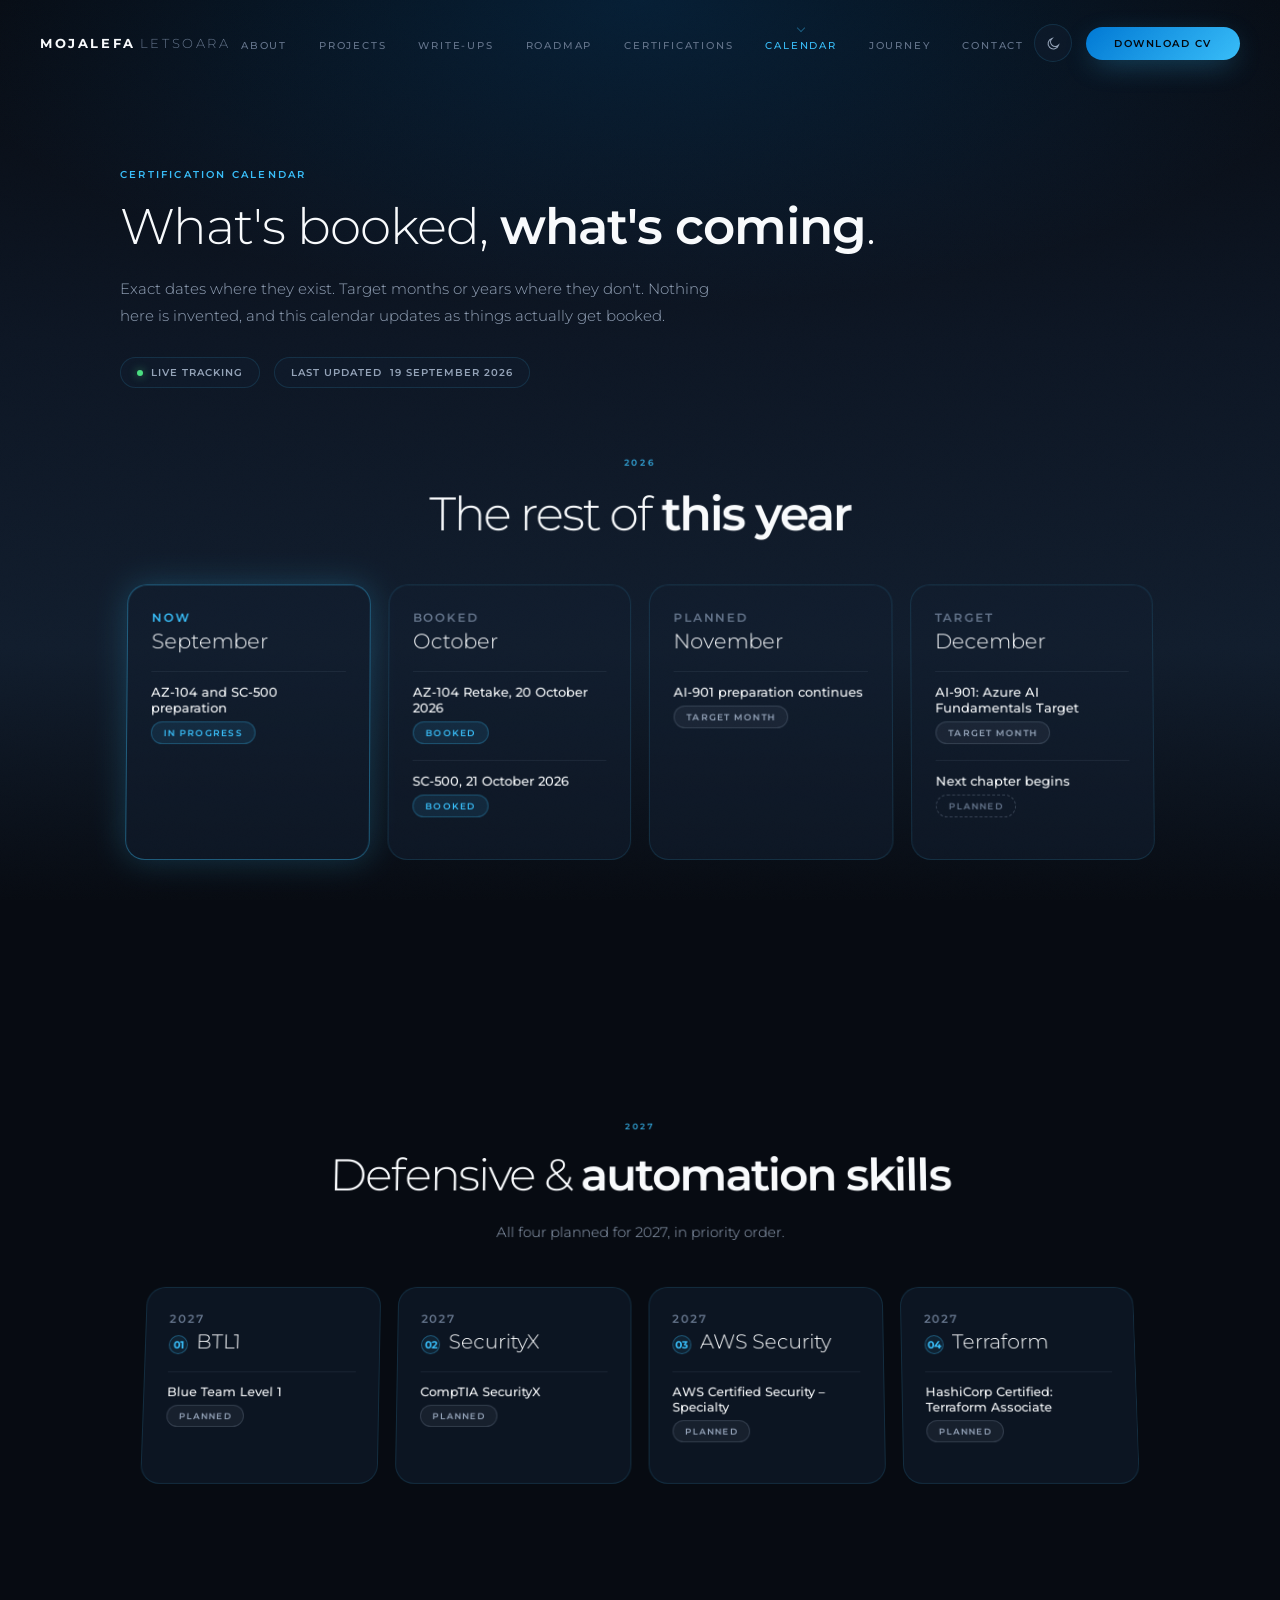
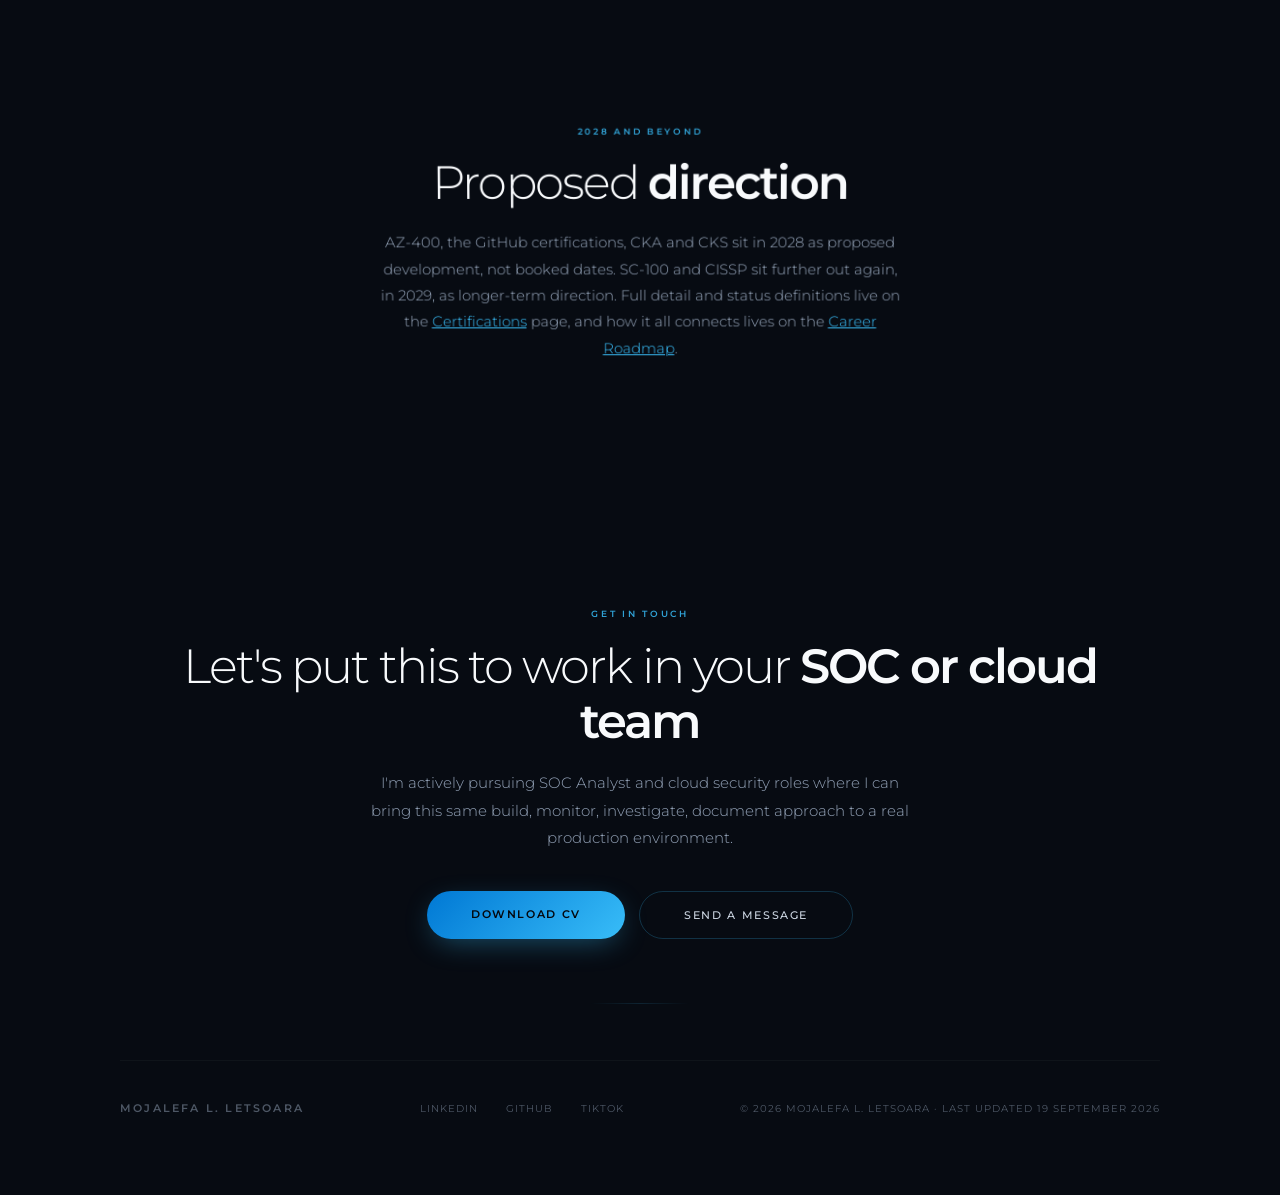
<file: calendar.html>
<!DOCTYPE html>
<html lang="en">
<head>
<meta charset="UTF-8">
<meta name="viewport" content="width=device-width, initial-scale=1.0">
<title>Certification Calendar | Mojalefa L. Letsoara</title>
<meta name="description" content="Month-by-month certification calendar for 2026, plus 2027 targets: what's booked, what's in preparation, and what's targeted next.">
<meta name="author" content="Mojalefa L. Letsoara">
<meta name="robots" content="index, follow">

<meta property="og:type" content="website">
<meta property="og:title" content="Certification Calendar | Mojalefa L. Letsoara">
<meta property="og:description" content="What's booked, what's in preparation, and what's targeted next, month by month and year by year.">
<meta property="og:url" content="https://justjeff211.github.io/calendar.html">
<meta name="twitter:card" content="summary_large_image">
<meta name="twitter:title" content="Certification Calendar | Mojalefa L. Letsoara">
<meta name="twitter:description" content="What's booked, what's in preparation, and what's targeted next, month by month and year by year.">

<link rel="icon" href="data:image/svg+xml,%3Csvg xmlns='http://www.w3.org/2000/svg' viewBox='0 0 24 24'%3E%3Crect width='24' height='24' rx='5' fill='%23070B12'/%3E%3Cpath d='M12 4 5 7v5c0 4.4 3 8.3 7 9 4-.7 7-4.6 7-9V7l-7-3Z' fill='none' stroke='%2338BDF8' stroke-width='1.6'/%3E%3C/svg%3E">

<link rel="preconnect" href="https://fonts.googleapis.com">
<link rel="preconnect" href="https://fonts.gstatic.com" crossorigin>
<link href="https://fonts.googleapis.com/css2?family=Montserrat:wght@200;300;400;500;600;700&display=swap" rel="stylesheet">

<link rel="stylesheet" href="css/style.css">
<link rel="stylesheet" href="css/extra.css">
<link rel="stylesheet" href="css/roadmap.css">
</head>
<body>

<div class="atmosphere" aria-hidden="true"></div>
<div class="grain" aria-hidden="true" style="background-image:url(&quot;data:image/svg+xml,%3Csvg xmlns='http://www.w3.org/2000/svg' width='200' height='200'%3E%3Cfilter id='n'%3E%3CfeTurbulence type='fractalNoise' baseFrequency='0.85' numOctaves='3'/%3E%3C/filter%3E%3Crect width='200' height='200' filter='url(%23n)'/%3E%3C/svg%3E&quot;)"></div>

<nav class="top-nav" id="top">
  <a href="index.html" class="nav-brand">Mojalefa<span>Letsoara</span></a>

  <ul class="nav-links">
    <li><a href="index.html#about">About</a></li>
    <li><a href="index.html#projects">Projects</a></li>
    <li><a href="writeups.html">Write-ups</a></li>
    <li><a href="roadmap.html">Roadmap</a></li>
    <li><a href="certifications.html">Certifications</a></li>
    <li><a href="calendar.html" class="active">Calendar</a></li>
    <li><a href="journey.html">Journey</a></li>
    <li><a href="index.html#contact">Contact</a></li>
  </ul>

  <div class="nav-utils">
    <button class="theme-toggle" data-theme-toggle aria-label="Toggle colour theme" aria-pressed="false">
      <svg class="icon-sun" viewBox="0 0 24 24" fill="none" stroke="currentColor" stroke-width="1.8"><circle cx="12" cy="12" r="4"/><path d="M12 2v2M12 20v2M4.9 4.9l1.4 1.4M17.7 17.7l1.4 1.4M2 12h2M20 12h2M4.9 19.1l1.4-1.4M17.7 6.3l1.4-1.4"/></svg>
      <svg class="icon-moon" viewBox="0 0 24 24" fill="none" stroke="currentColor" stroke-width="1.8"><path d="M20 14.5A8.5 8.5 0 1 1 9.5 4a7 7 0 0 0 10.5 10.5Z"/></svg>
    </button>

    <a href="assets/cv/Mojalefa-Letsoara-CV.pdf" class="nav-cta" download>Download CV</a>

    <button class="nav-toggle" aria-label="Open menu" aria-expanded="false">
      <span class="toggle-bar"></span>
      <span class="toggle-bar"></span>
    </button>
  </div>
</nav>

<div class="mobile-menu">
  <div class="mobile-menu-inner">
    <div class="mobile-menu-links">
      <a href="index.html#about" class="mobile-menu-link" data-index="01">About</a>
      <a href="index.html#projects" class="mobile-menu-link" data-index="02">Projects</a>
      <a href="writeups.html" class="mobile-menu-link" data-index="03">Write-ups</a>
      <a href="roadmap.html" class="mobile-menu-link" data-index="04">Roadmap</a>
      <a href="certifications.html" class="mobile-menu-link" data-index="05">Certifications</a>
      <a href="calendar.html" class="mobile-menu-link" data-index="06">Calendar</a>
      <a href="journey.html" class="mobile-menu-link" data-index="07">Journey</a>
      <a href="index.html#contact" class="mobile-menu-link" data-index="08">Contact</a>
    </div>
    <div class="mobile-menu-footer">
      <a href="https://www.linkedin.com/in/mojalefa-l-letsoara283b5a211/" target="_blank" rel="noopener">LinkedIn</a>
      <a href="https://github.com/Justjeff211" target="_blank" rel="noopener">GitHub</a>
      <a href="https://www.tiktok.com/@justjeff211" target="_blank" rel="noopener">TikTok</a>
      <button class="theme-toggle" data-theme-toggle aria-label="Toggle colour theme" aria-pressed="false">
        <svg class="icon-sun" viewBox="0 0 24 24" fill="none" stroke="currentColor" stroke-width="1.8"><circle cx="12" cy="12" r="4"/><path d="M12 2v2M12 20v2M4.9 4.9l1.4 1.4M17.7 17.7l1.4 1.4M2 12h2M20 12h2M4.9 19.1l1.4-1.4M17.7 6.3l1.4-1.4"/></svg>
        <svg class="icon-moon" viewBox="0 0 24 24" fill="none" stroke="currentColor" stroke-width="1.8"><path d="M20 14.5A8.5 8.5 0 1 1 9.5 4a7 7 0 0 0 10.5 10.5Z"/></svg>
      </button>
    </div>
  </div>
</div>


<header class="page-hero">
  <div class="main">
    <div class="page-hero-tag reveal">Certification Calendar</div>
    <h1 class="reveal reveal-d1">What's booked, <strong>what's coming</strong>.</h1>
    <p class="page-hero-sub reveal reveal-d2">
      Exact dates where they exist. Target months or years where they don't. Nothing here is
      invented, and this calendar updates as things actually get booked.
    </p>
    <div class="page-hero-meta reveal reveal-d3">
      <span class="meta-pill"><span class="dot"></span>Live tracking</span>
      <span class="meta-pill">Last updated <span data-last-updated="2026-09-19"></span></span>
    </div>
  </div>
</header>

<section class="section" id="cal-2026" style="padding-top:0;">
  <div class="main">
    <div class="section-center reveal">
      <div class="section-tag">2026</div>
      <h2 class="section-title">The rest of <strong>this year</strong></h2>
    </div>

    <div class="cal-grid">
      <div class="cal-card is-now reveal">
        <div class="cal-month">Now</div>
        <div class="cal-year">September</div>
        <div class="cal-entry">
          <div class="cal-entry-title">AZ-104 and SC-500 preparation</div>
          <span class="status-pill in-progress cal-entry-status">In progress</span>
        </div>
      </div>

      <div class="cal-card reveal reveal-d1">
        <div class="cal-month">Booked</div>
        <div class="cal-year">October</div>
        <div class="cal-entry">
          <div class="cal-entry-title">AZ-104 Retake, 20 October 2026</div>
          <span class="status-pill in-progress cal-entry-status">Booked</span>
        </div>
        <div class="cal-entry">
          <div class="cal-entry-title">SC-500, 21 October 2026</div>
          <span class="status-pill in-progress cal-entry-status">Booked</span>
        </div>
      </div>

      <div class="cal-card reveal reveal-d2">
        <div class="cal-month">Planned</div>
        <div class="cal-year">November</div>
        <div class="cal-entry">
          <div class="cal-entry-title">AI-901 preparation continues</div>
          <span class="status-pill planned cal-entry-status">Target month</span>
        </div>
      </div>

      <div class="cal-card reveal reveal-d3">
        <div class="cal-month">Target</div>
        <div class="cal-year">December</div>
        <div class="cal-entry">
          <div class="cal-entry-title">AI-901: Azure AI Fundamentals Target</div>
          <span class="status-pill planned cal-entry-status">Target month</span>
        </div>
        <div class="cal-entry">
          <div class="cal-entry-title">Next chapter begins</div>
          <span class="status-pill target cal-entry-status">Planned</span>
        </div>
      </div>
    </div>
  </div>
</section>

<section class="section" id="cal-2027">
  <div class="main">
    <div class="section-center reveal">
      <div class="section-tag">2027</div>
      <h2 class="section-title">Defensive &amp; <strong>automation skills</strong></h2>
      <p class="section-body">All four planned for 2027, in priority order.</p>
    </div>

    <div class="cal-grid">
      <div class="cal-card reveal">
        <div class="cal-month">2027</div>
        <div class="cal-year"><span class="cert-num">01</span>BTL1</div>
        <div class="cal-entry">
          <div class="cal-entry-title">Blue Team Level 1</div>
          <span class="status-pill planned cal-entry-status">Planned</span>
        </div>
      </div>
      <div class="cal-card reveal reveal-d1">
        <div class="cal-month">2027</div>
        <div class="cal-year"><span class="cert-num">02</span>SecurityX</div>
        <div class="cal-entry">
          <div class="cal-entry-title">CompTIA SecurityX</div>
          <span class="status-pill planned cal-entry-status">Planned</span>
        </div>
      </div>
      <div class="cal-card reveal reveal-d2">
        <div class="cal-month">2027</div>
        <div class="cal-year"><span class="cert-num">03</span>AWS Security</div>
        <div class="cal-entry">
          <div class="cal-entry-title">AWS Certified Security &ndash; Specialty</div>
          <span class="status-pill planned cal-entry-status">Planned</span>
        </div>
      </div>
      <div class="cal-card reveal reveal-d3">
        <div class="cal-month">2027</div>
        <div class="cal-year"><span class="cert-num">04</span>Terraform</div>
        <div class="cal-entry">
          <div class="cal-entry-title">HashiCorp Certified: Terraform Associate</div>
          <span class="status-pill planned cal-entry-status">Planned</span>
        </div>
      </div>
    </div>
  </div>
</section>

<section class="section" id="cal-future">
  <div class="main">
    <div class="section-center reveal">
      <div class="section-tag">2028 and Beyond</div>
      <h2 class="section-title">Proposed <strong>direction</strong></h2>
      <p class="section-body">
        AZ-400, the GitHub certifications, CKA and CKS sit in 2028 as proposed development, not
        booked dates. SC-100 and CISSP sit further out again, in 2029, as longer-term
        direction. Full detail and status definitions live on the
        <a href="certifications.html" style="color:var(--cyan);">Certifications</a> page, and how
        it all connects lives on the <a href="roadmap.html" style="color:var(--cyan);">Career Roadmap</a>.
      </p>
    </div>
  </div>
</section>


<section class="footer-cta">
  <div class="main">
    <div class="reveal">
      <div class="section-tag" style="text-align:center;">Get in touch</div>
      <h2 class="section-title" style="text-align:center;">Let's put this to work in your <strong>SOC or cloud team</strong></h2>
      <p class="section-body" style="margin:0 auto;text-align:center;">
        I'm actively pursuing SOC Analyst and cloud security roles where I can bring this same
        build, monitor, investigate, document approach to a real production environment.
      </p>
      <div class="footer-ctas">
        <a href="assets/cv/Mojalefa-Letsoara-CV.pdf" class="btn-primary" download>Download CV</a>
        <a href="index.html#contact" class="btn-secondary">Send a Message</a>
      </div>
    </div>

    <div style="margin:64px 0 56px;"><div class="silk-divider"></div></div>

    <div class="footer-bar">
      <div class="footer-brand">Mojalefa L. Letsoara</div>
      <div class="footer-links">
        <a href="https://www.linkedin.com/in/mojalefa-l-letsoara283b5a211/" target="_blank" rel="noopener">LinkedIn</a>
        <a href="https://github.com/Justjeff211" target="_blank" rel="noopener">GitHub</a>
        <a href="https://www.tiktok.com/@justjeff211" target="_blank" rel="noopener">TikTok</a>
      </div>
      <div class="footer-credit">&copy; <span data-current-year>2026</span> Mojalefa L. Letsoara &middot; Last updated <span data-last-updated="2026-09-19"></span></div>
    </div>
  </div>
</section>

<a href="index.html#contact" class="sticky-cta" data-sticky-cta>
  <svg viewBox="0 0 24 24" fill="none" stroke="currentColor" stroke-width="2.5"><path d="M20 7 9 18l-5-5"/></svg>
  <span>Open to SOC & Cloud Security Roles</span>
</a>

<button class="back-to-top" aria-label="Back to top" data-back-to-top>
  <svg viewBox="0 0 24 24" fill="none" stroke="currentColor" stroke-width="2"><path d="M12 19V5M5 12l7-7 7 7"/></svg>
</button>

<script src="js/main.js"></script>
<script src="js/roadmap.js"></script>
</body>
</html>
</file>
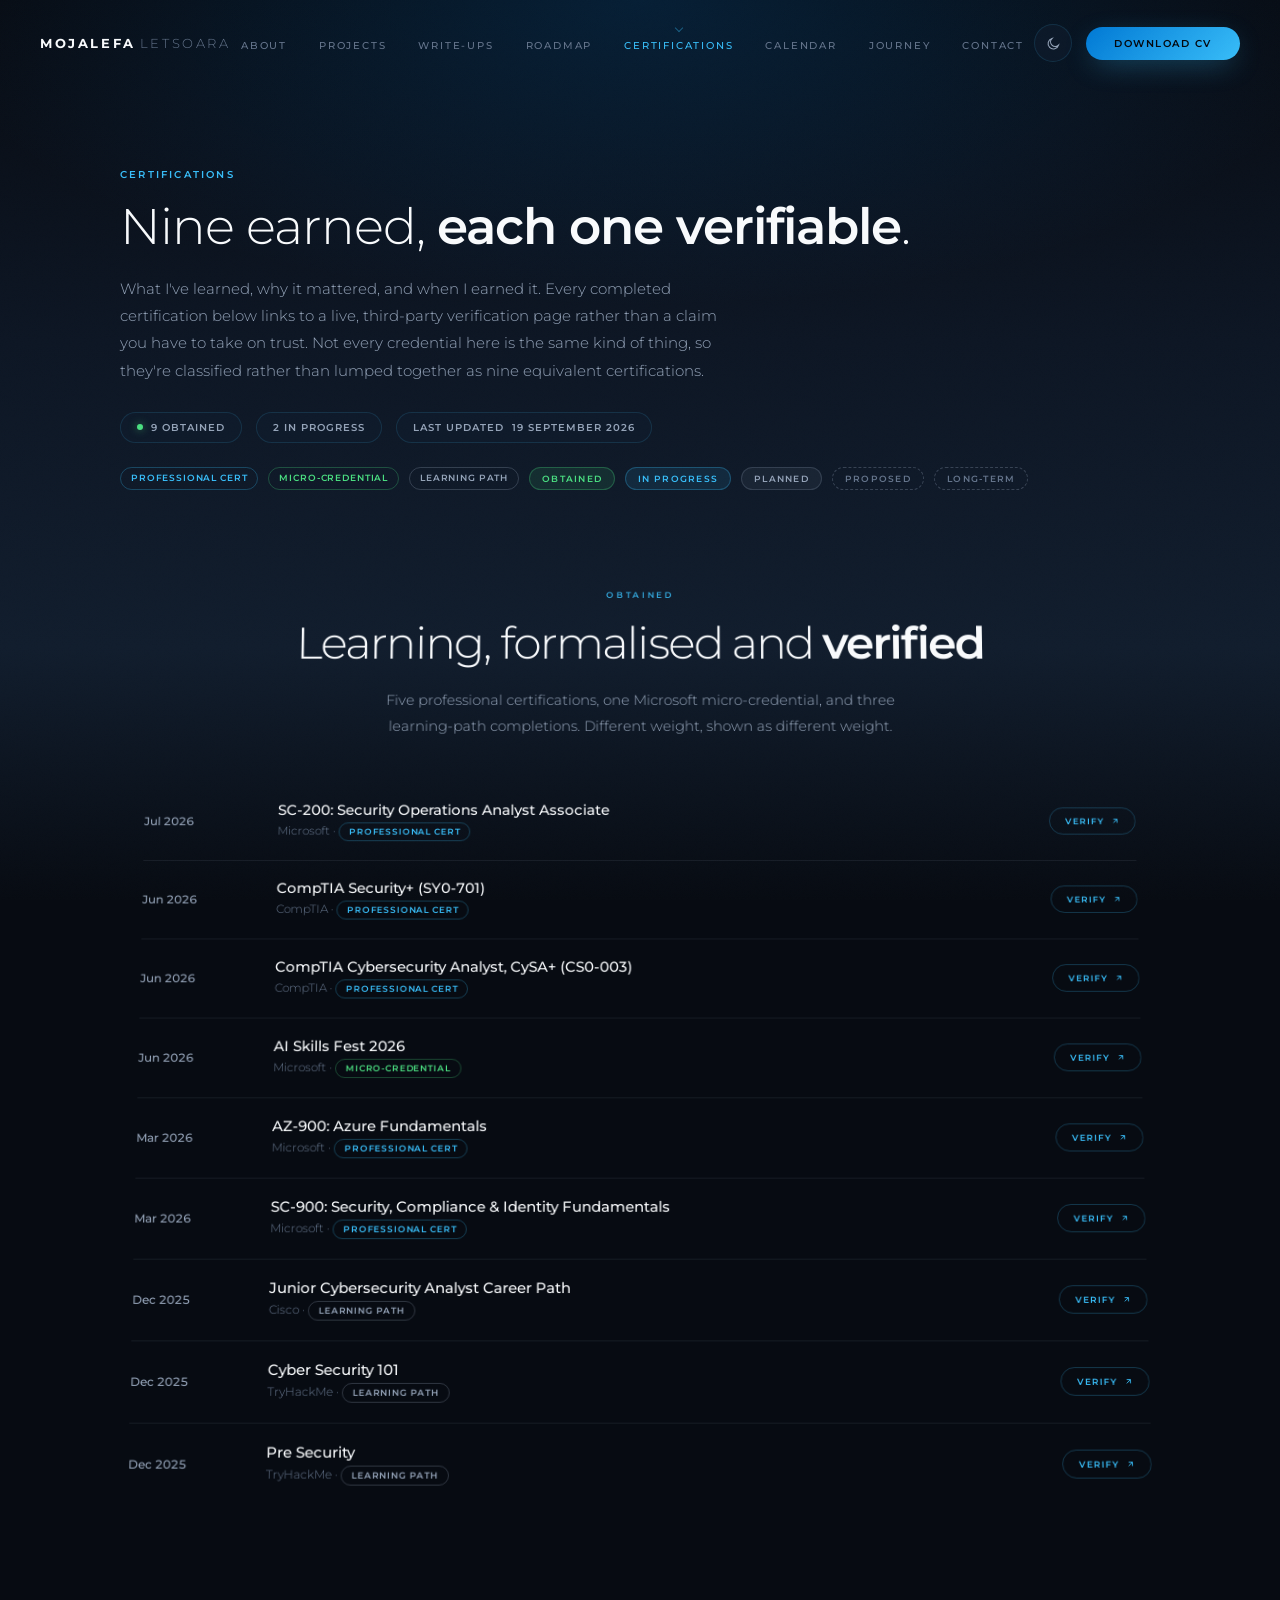
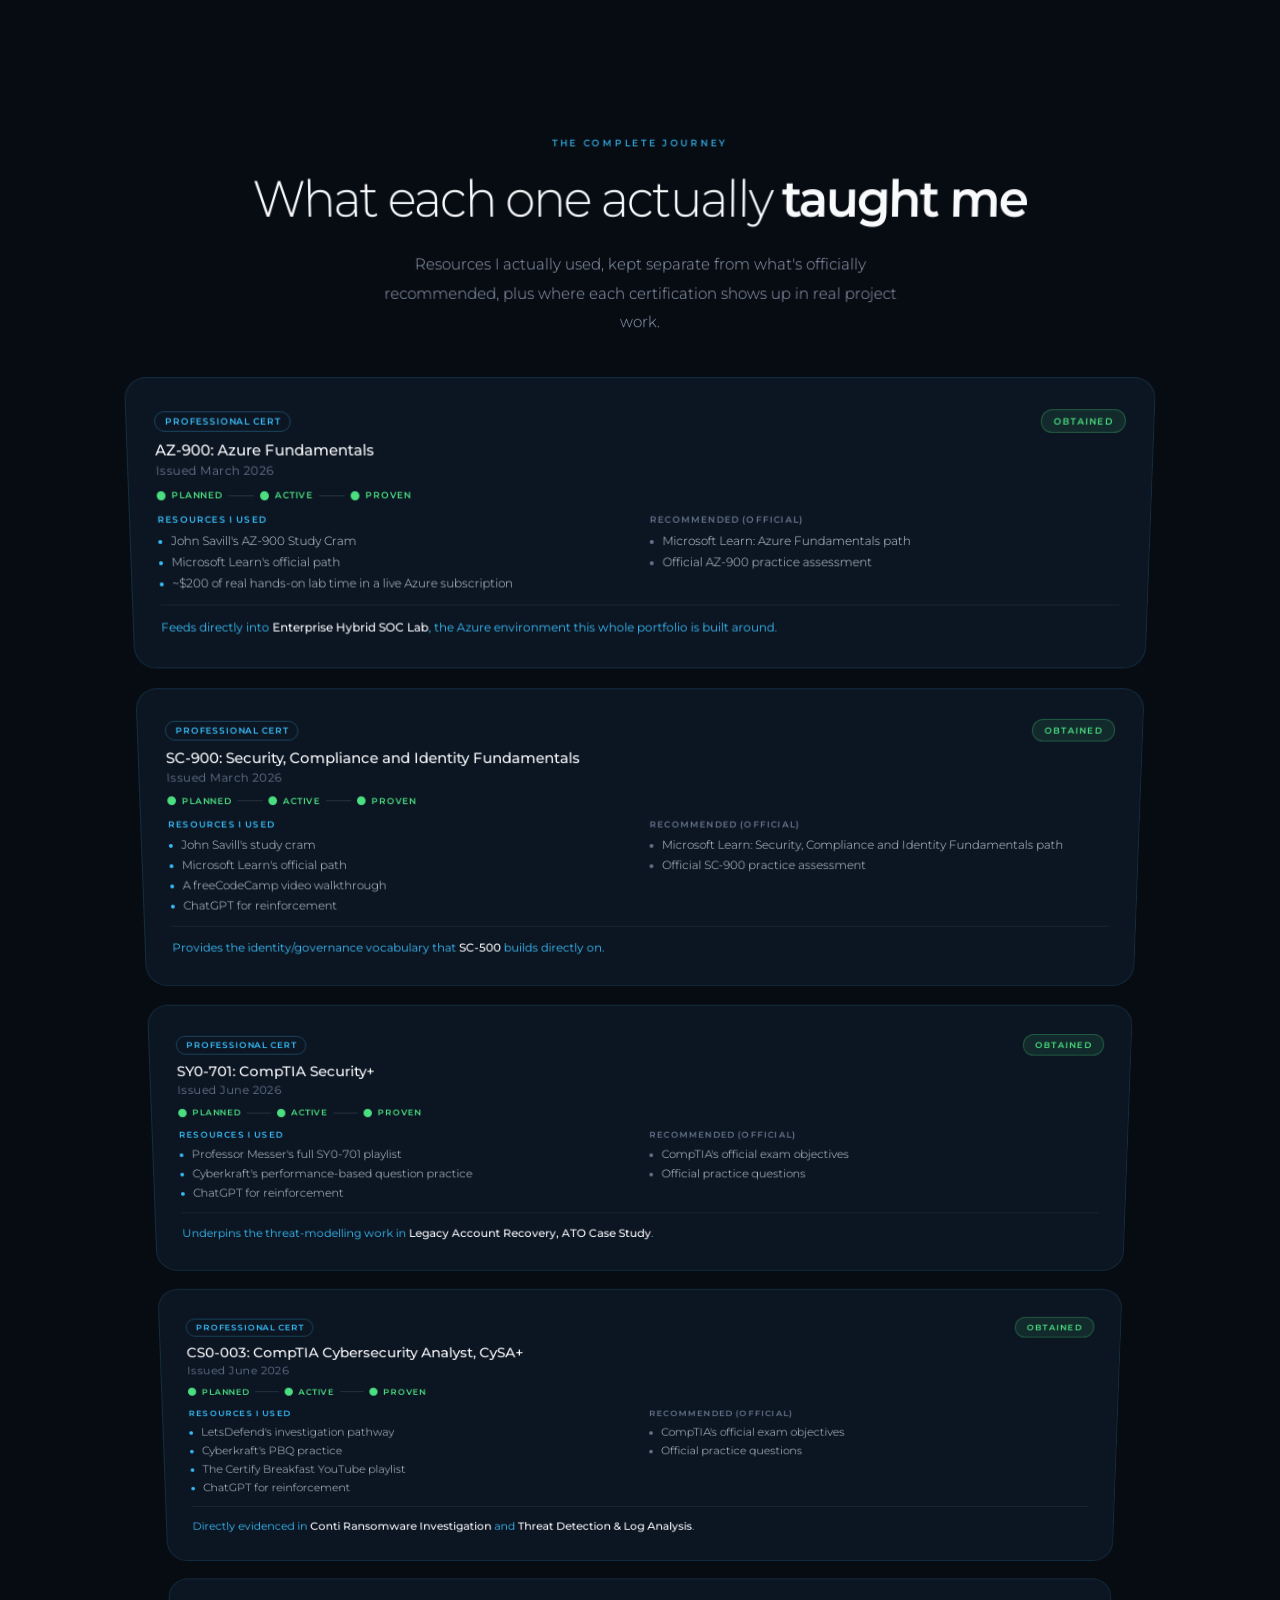
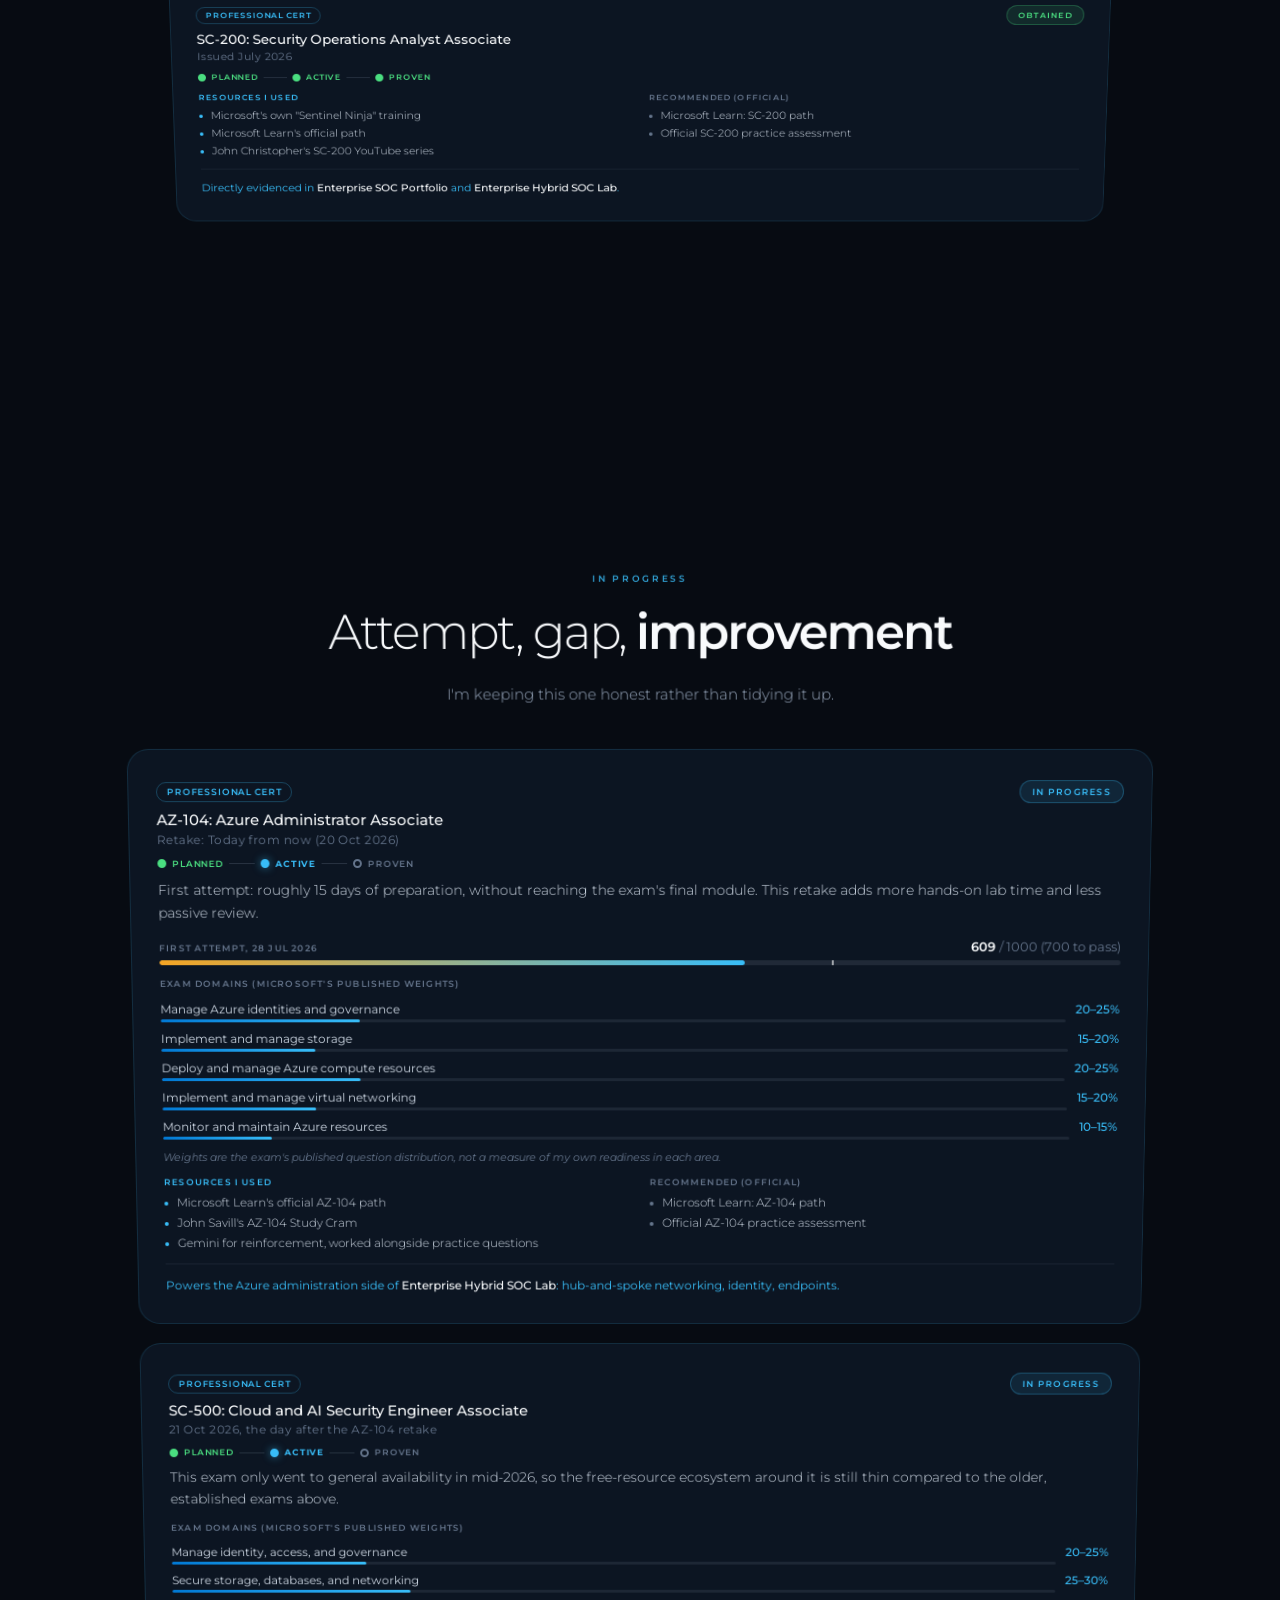
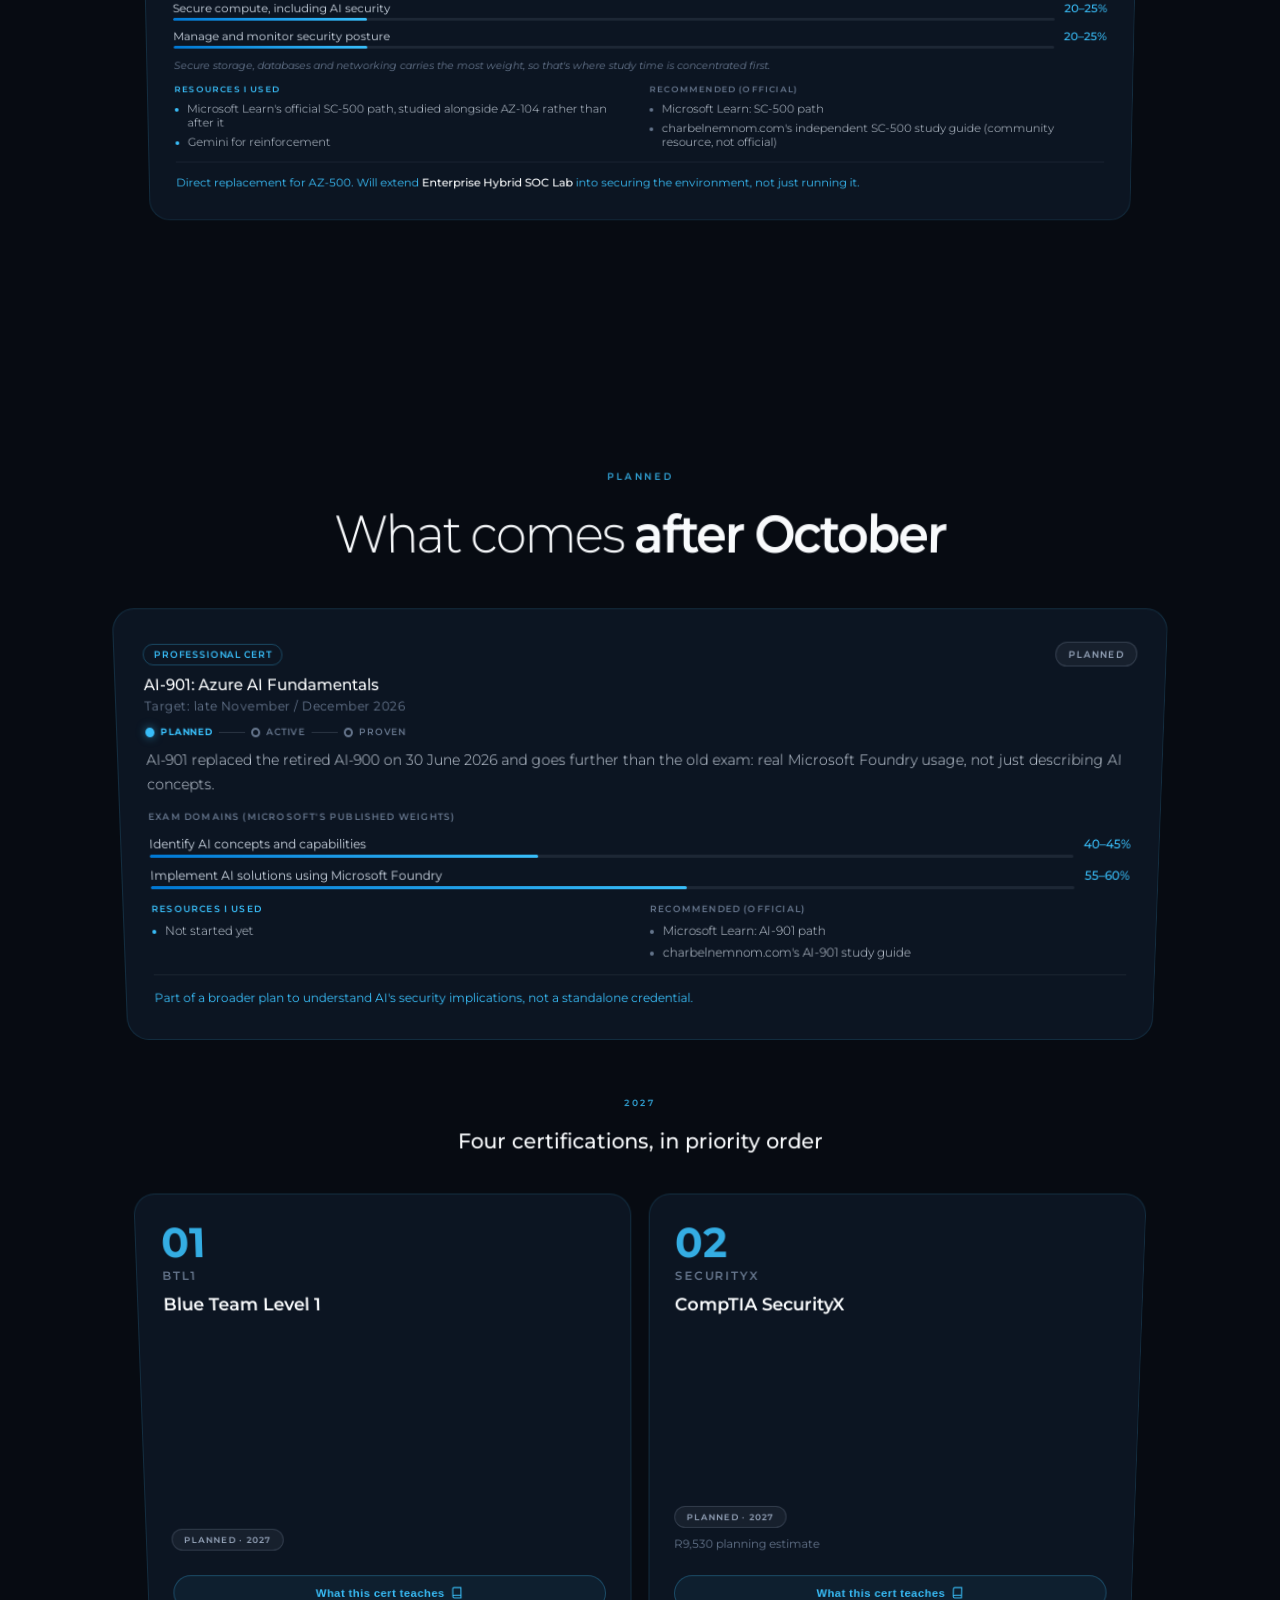
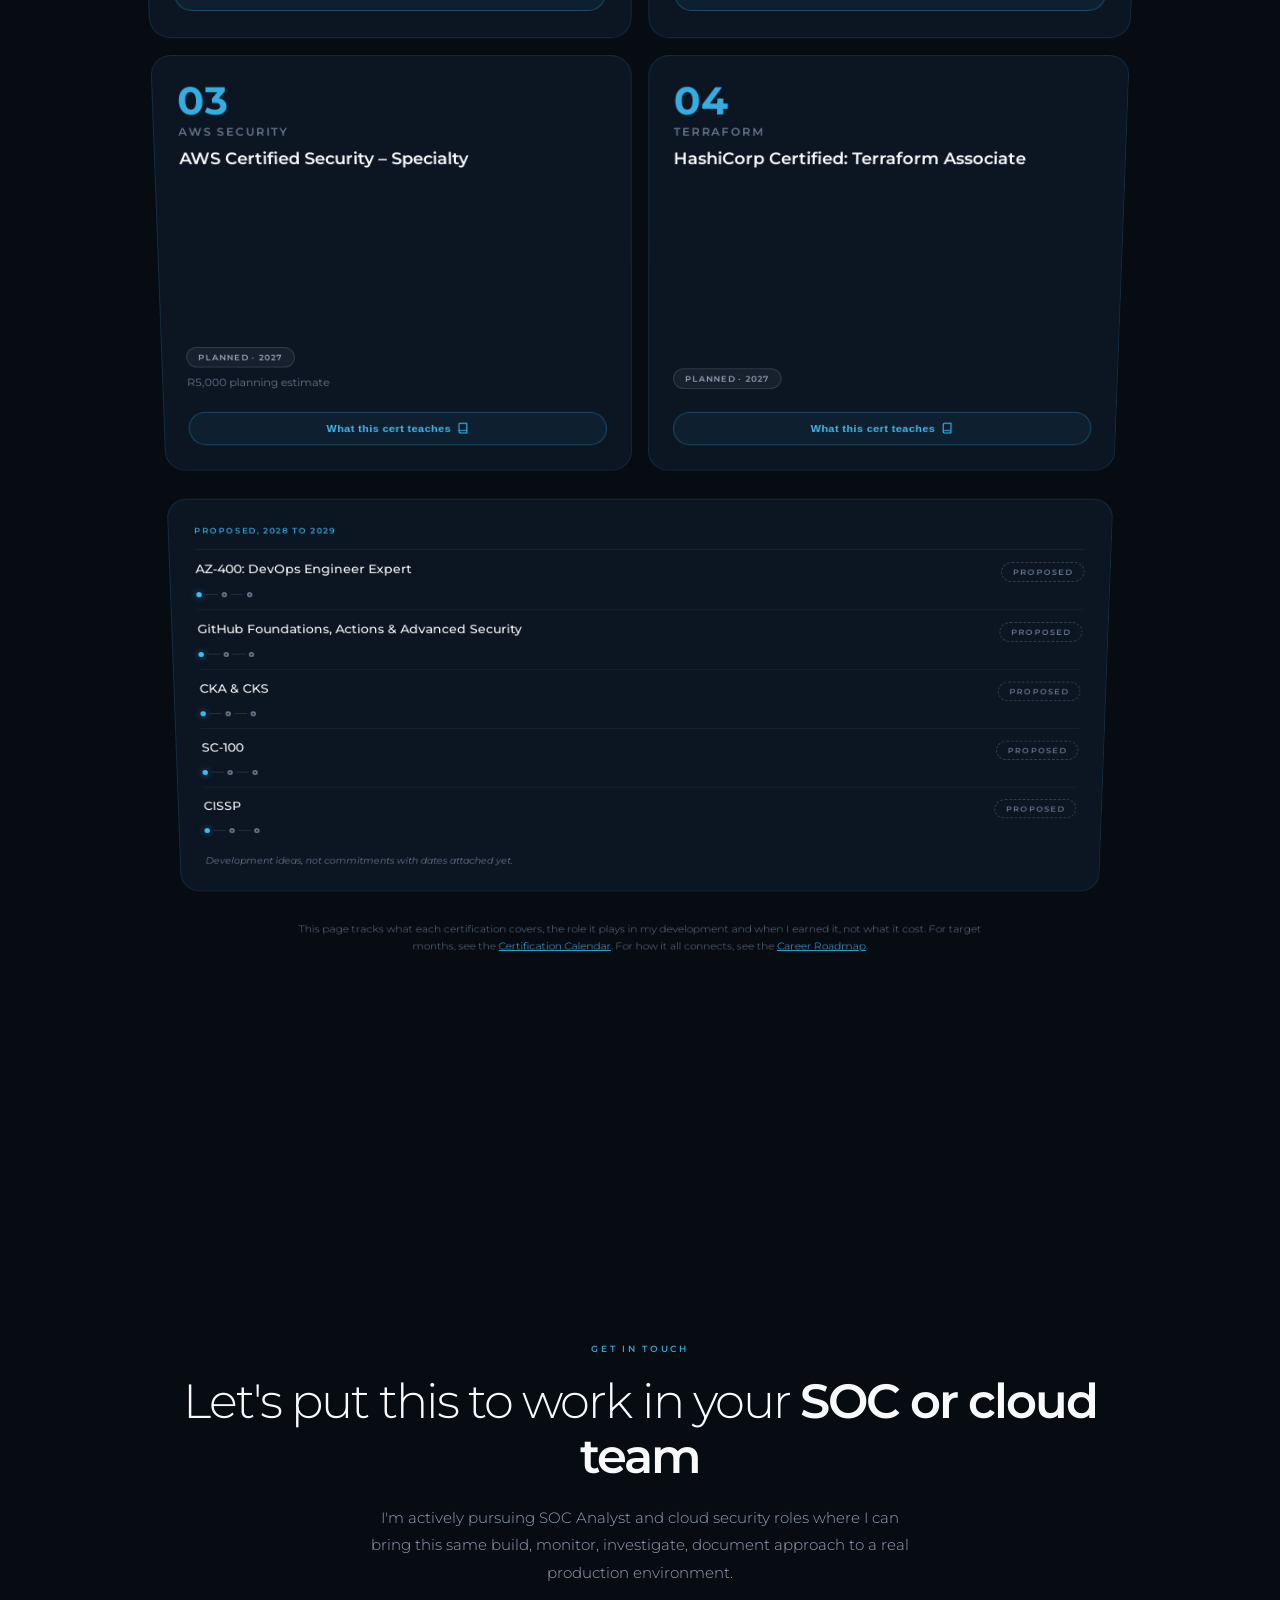
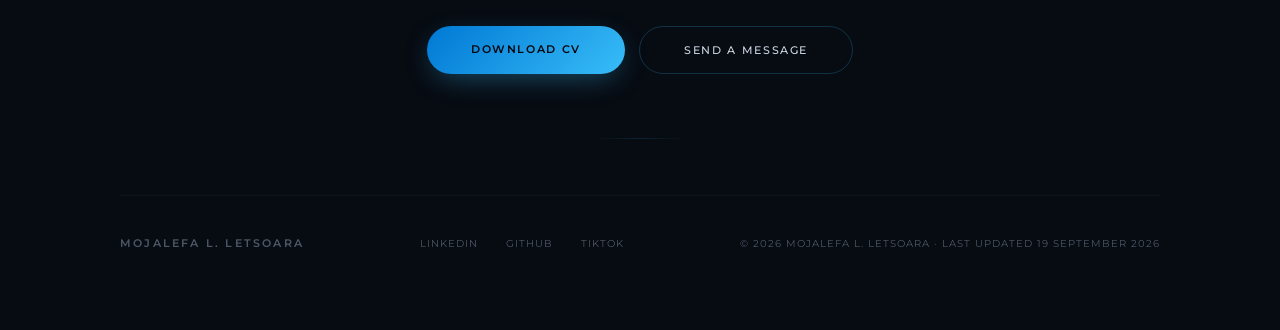
<file: certifications.html>
<!DOCTYPE html>
<html lang="en">
<head>
<meta charset="UTF-8">
<meta name="viewport" content="width=device-width, initial-scale=1.0">
<title>Certifications | Mojalefa L. Letsoara</title>
<meta name="description" content="Nine classified certifications across Microsoft, CompTIA, Cisco and TryHackMe, with real exam domains, study resources used versus recommended, and project evidence links.">
<meta name="author" content="Mojalefa L. Letsoara">
<meta name="robots" content="index, follow">

<meta property="og:type" content="website">
<meta property="og:title" content="Certifications | Mojalefa L. Letsoara">
<meta property="og:description" content="Nine verified certifications, classified honestly, with the complete learning journey behind each one.">
<meta property="og:url" content="https://justjeff211.github.io/certifications.html">
<meta name="twitter:card" content="summary_large_image">
<meta name="twitter:title" content="Certifications | Mojalefa L. Letsoara">
<meta name="twitter:description" content="Nine verified certifications, classified honestly, with the complete learning journey behind each one.">

<link rel="icon" href="data:image/svg+xml,%3Csvg xmlns='http://www.w3.org/2000/svg' viewBox='0 0 24 24'%3E%3Crect width='24' height='24' rx='5' fill='%23070B12'/%3E%3Cpath d='M12 4 5 7v5c0 4.4 3 8.3 7 9 4-.7 7-4.6 7-9V7l-7-3Z' fill='none' stroke='%2338BDF8' stroke-width='1.6'/%3E%3C/svg%3E">

<link rel="preconnect" href="https://fonts.googleapis.com">
<link rel="preconnect" href="https://fonts.gstatic.com" crossorigin>
<link href="https://fonts.googleapis.com/css2?family=Montserrat:wght@200;300;400;500;600;700&display=swap" rel="stylesheet">

<link rel="stylesheet" href="css/style.css">
<link rel="stylesheet" href="css/extra.css">
<link rel="stylesheet" href="css/roadmap.css">
</head>
<body>

<div class="atmosphere" aria-hidden="true"></div>
<div class="grain" aria-hidden="true" style="background-image:url(&quot;data:image/svg+xml,%3Csvg xmlns='http://www.w3.org/2000/svg' width='200' height='200'%3E%3Cfilter id='n'%3E%3CfeTurbulence type='fractalNoise' baseFrequency='0.85' numOctaves='3'/%3E%3C/filter%3E%3Crect width='200' height='200' filter='url(%23n)'/%3E%3C/svg%3E&quot;)"></div>

<nav class="top-nav" id="top">
  <a href="index.html" class="nav-brand">Mojalefa<span>Letsoara</span></a>

  <ul class="nav-links">
    <li><a href="index.html#about">About</a></li>
    <li><a href="index.html#projects">Projects</a></li>
    <li><a href="writeups.html">Write-ups</a></li>
    <li><a href="roadmap.html">Roadmap</a></li>
    <li><a href="certifications.html" class="active">Certifications</a></li>
    <li><a href="calendar.html">Calendar</a></li>
    <li><a href="journey.html">Journey</a></li>
    <li><a href="index.html#contact">Contact</a></li>
  </ul>

  <div class="nav-utils">
    <button class="theme-toggle" data-theme-toggle aria-label="Toggle colour theme" aria-pressed="false">
      <svg class="icon-sun" viewBox="0 0 24 24" fill="none" stroke="currentColor" stroke-width="1.8"><circle cx="12" cy="12" r="4"/><path d="M12 2v2M12 20v2M4.9 4.9l1.4 1.4M17.7 17.7l1.4 1.4M2 12h2M20 12h2M4.9 19.1l1.4-1.4M17.7 6.3l1.4-1.4"/></svg>
      <svg class="icon-moon" viewBox="0 0 24 24" fill="none" stroke="currentColor" stroke-width="1.8"><path d="M20 14.5A8.5 8.5 0 1 1 9.5 4a7 7 0 0 0 10.5 10.5Z"/></svg>
    </button>

    <a href="assets/cv/Mojalefa-Letsoara-CV.pdf" class="nav-cta" download>Download CV</a>

    <button class="nav-toggle" aria-label="Open menu" aria-expanded="false">
      <span class="toggle-bar"></span>
      <span class="toggle-bar"></span>
    </button>
  </div>
</nav>

<div class="mobile-menu">
  <div class="mobile-menu-inner">
    <div class="mobile-menu-links">
      <a href="index.html#about" class="mobile-menu-link" data-index="01">About</a>
      <a href="index.html#projects" class="mobile-menu-link" data-index="02">Projects</a>
      <a href="writeups.html" class="mobile-menu-link" data-index="03">Write-ups</a>
      <a href="roadmap.html" class="mobile-menu-link" data-index="04">Roadmap</a>
      <a href="certifications.html" class="mobile-menu-link" data-index="05">Certifications</a>
      <a href="calendar.html" class="mobile-menu-link" data-index="06">Calendar</a>
      <a href="journey.html" class="mobile-menu-link" data-index="07">Journey</a>
      <a href="index.html#contact" class="mobile-menu-link" data-index="08">Contact</a>
    </div>
    <div class="mobile-menu-footer">
      <a href="https://www.linkedin.com/in/mojalefa-l-letsoara283b5a211/" target="_blank" rel="noopener">LinkedIn</a>
      <a href="https://github.com/Justjeff211" target="_blank" rel="noopener">GitHub</a>
      <a href="https://www.tiktok.com/@justjeff211" target="_blank" rel="noopener">TikTok</a>
      <button class="theme-toggle" data-theme-toggle aria-label="Toggle colour theme" aria-pressed="false">
        <svg class="icon-sun" viewBox="0 0 24 24" fill="none" stroke="currentColor" stroke-width="1.8"><circle cx="12" cy="12" r="4"/><path d="M12 2v2M12 20v2M4.9 4.9l1.4 1.4M17.7 17.7l1.4 1.4M2 12h2M20 12h2M4.9 19.1l1.4-1.4M17.7 6.3l1.4-1.4"/></svg>
        <svg class="icon-moon" viewBox="0 0 24 24" fill="none" stroke="currentColor" stroke-width="1.8"><path d="M20 14.5A8.5 8.5 0 1 1 9.5 4a7 7 0 0 0 10.5 10.5Z"/></svg>
      </button>
    </div>
  </div>
</div>


<header class="page-hero">
  <div class="main">
    <div class="page-hero-tag reveal">Certifications</div>
    <h1 class="reveal reveal-d1">Nine earned, <strong>each one verifiable</strong>.</h1>
    <p class="page-hero-sub reveal reveal-d2">
      What I've learned, why it mattered, and when I earned it. Every completed certification
      below links to a live, third-party verification page rather than a claim you have to take
      on trust. Not every credential here is the same kind of thing, so they're classified rather
      than lumped together as nine equivalent certifications.
    </p>
    <div class="page-hero-meta reveal reveal-d3">
      <span class="meta-pill"><span class="dot"></span>9 obtained</span>
      <span class="meta-pill">2 in progress</span>
      <span class="meta-pill">Last updated <span data-last-updated="2026-09-19"></span></span>
    </div>
    <div class="legend-row reveal">
      <span class="cert-classification professional">Professional Cert</span>
      <span class="cert-classification micro">Micro-credential</span>
      <span class="cert-classification learning-path">Learning Path</span>
      <span class="status-pill completed">Obtained</span>
      <span class="status-pill in-progress">In Progress</span>
      <span class="status-pill planned">Planned</span>
      <span class="status-pill target">Proposed</span>
      <span class="status-pill target">Long-Term</span>
    </div>
  </div>
</header>

<section class="section" id="obtained" style="padding-top:0;">
  <div class="main">
    <div class="section-center reveal">
      <div class="section-tag">Obtained</div>
      <h2 class="section-title">Learning, formalised and <strong>verified</strong></h2>
      <p class="section-body">Five professional certifications, one Microsoft micro-credential, and three learning-path completions. Different weight, shown as different weight.</p>
    </div>
    <div class="cert-timeline">
      <div class="cert-t-row reveal">
        <div class="cert-t-date">Jul 2026</div>
        <div class="cert-t-body">
          <div class="cert-t-name">SC-200: Security Operations Analyst Associate</div>
          <div class="cert-t-provider">Microsoft &middot; <span class="cert-classification professional" style="margin:0;">Professional Cert</span></div>
        </div>
        <a href="https://learn.microsoft.com/en-us/users/letsoara-9209/credentials/e296fc3e42379cd0" class="cert-t-verify" target="_blank" rel="noopener">Verify <svg viewBox="0 0 24 24" fill="none" stroke="currentColor" stroke-width="2.5"><path d="M7 17 17 7M7 7h10v10"/></svg></a>
      </div>
      <div class="cert-t-row reveal">
        <div class="cert-t-date">Jun 2026</div>
        <div class="cert-t-body">
          <div class="cert-t-name">CompTIA Security+ (SY0-701)</div>
          <div class="cert-t-provider">CompTIA &middot; <span class="cert-classification professional" style="margin:0;">Professional Cert</span></div>
        </div>
        <a href="https://www.credly.com/badges/d2a0f5c5-0680-4af7-b0af-1ba48c65b583/linked_in_profile" class="cert-t-verify" target="_blank" rel="noopener">Verify <svg viewBox="0 0 24 24" fill="none" stroke="currentColor" stroke-width="2.5"><path d="M7 17 17 7M7 7h10v10"/></svg></a>
      </div>
      <div class="cert-t-row reveal">
        <div class="cert-t-date">Jun 2026</div>
        <div class="cert-t-body">
          <div class="cert-t-name">CompTIA Cybersecurity Analyst, CySA+ (CS0-003)</div>
          <div class="cert-t-provider">CompTIA &middot; <span class="cert-classification professional" style="margin:0;">Professional Cert</span></div>
        </div>
        <a href="https://www.credly.com/badges/5bffd046-175d-49a8-bc1f-10ea590eeb88/linked_in_profile" class="cert-t-verify" target="_blank" rel="noopener">Verify <svg viewBox="0 0 24 24" fill="none" stroke="currentColor" stroke-width="2.5"><path d="M7 17 17 7M7 7h10v10"/></svg></a>
      </div>
      <div class="cert-t-row reveal">
        <div class="cert-t-date">Jun 2026</div>
        <div class="cert-t-body">
          <div class="cert-t-name">AI Skills Fest 2026</div>
          <div class="cert-t-provider">Microsoft &middot; <span class="cert-classification micro" style="margin:0;">Micro-credential</span></div>
        </div>
        <a href="https://www.credly.com/badges/651fc7b3-5c98-4ddf-85db-ebcc011cef93/linked_in_profile" class="cert-t-verify" target="_blank" rel="noopener">Verify <svg viewBox="0 0 24 24" fill="none" stroke="currentColor" stroke-width="2.5"><path d="M7 17 17 7M7 7h10v10"/></svg></a>
      </div>
      <div class="cert-t-row reveal">
        <div class="cert-t-date">Mar 2026</div>
        <div class="cert-t-body">
          <div class="cert-t-name">AZ-900: Azure Fundamentals</div>
          <div class="cert-t-provider">Microsoft &middot; <span class="cert-classification professional" style="margin:0;">Professional Cert</span></div>
        </div>
        <a href="https://learn.microsoft.com/en-us/users/letsoara-9209/credentials/dd19c34f219df5fb" class="cert-t-verify" target="_blank" rel="noopener">Verify <svg viewBox="0 0 24 24" fill="none" stroke="currentColor" stroke-width="2.5"><path d="M7 17 17 7M7 7h10v10"/></svg></a>
      </div>
      <div class="cert-t-row reveal">
        <div class="cert-t-date">Mar 2026</div>
        <div class="cert-t-body">
          <div class="cert-t-name">SC-900: Security, Compliance &amp; Identity Fundamentals</div>
          <div class="cert-t-provider">Microsoft &middot; <span class="cert-classification professional" style="margin:0;">Professional Cert</span></div>
        </div>
        <a href="https://learn.microsoft.com/en-us/users/letsoara-9209/credentials/certification/security-compliance-and-identity-fundamentals?tab=credentials-tab" class="cert-t-verify" target="_blank" rel="noopener">Verify <svg viewBox="0 0 24 24" fill="none" stroke="currentColor" stroke-width="2.5"><path d="M7 17 17 7M7 7h10v10"/></svg></a>
      </div>
      <div class="cert-t-row reveal">
        <div class="cert-t-date">Dec 2025</div>
        <div class="cert-t-body">
          <div class="cert-t-name">Junior Cybersecurity Analyst Career Path</div>
          <div class="cert-t-provider">Cisco &middot; <span class="cert-classification learning-path" style="margin:0;">Learning Path</span></div>
        </div>
        <a href="https://www.credly.com/badges/f6fef09d-5bc2-4293-9a91-daabd9b2a51c/linked_in_profile" class="cert-t-verify" target="_blank" rel="noopener">Verify <svg viewBox="0 0 24 24" fill="none" stroke="currentColor" stroke-width="2.5"><path d="M7 17 17 7M7 7h10v10"/></svg></a>
      </div>
      <div class="cert-t-row reveal">
        <div class="cert-t-date">Dec 2025</div>
        <div class="cert-t-body">
          <div class="cert-t-name">Cyber Security 101</div>
          <div class="cert-t-provider">TryHackMe &middot; <span class="cert-classification learning-path" style="margin:0;">Learning Path</span></div>
        </div>
        <a href="https://tryhackme.com/certificate/THM-LVCV2RZ7BP" class="cert-t-verify" target="_blank" rel="noopener">Verify <svg viewBox="0 0 24 24" fill="none" stroke="currentColor" stroke-width="2.5"><path d="M7 17 17 7M7 7h10v10"/></svg></a>
      </div>
      <div class="cert-t-row reveal">
        <div class="cert-t-date">Dec 2025</div>
        <div class="cert-t-body">
          <div class="cert-t-name">Pre Security</div>
          <div class="cert-t-provider">TryHackMe &middot; <span class="cert-classification learning-path" style="margin:0;">Learning Path</span></div>
        </div>
        <a href="https://tryhackme.com/certificate/THM-RDFOIWB9KA" class="cert-t-verify" target="_blank" rel="noopener">Verify <svg viewBox="0 0 24 24" fill="none" stroke="currentColor" stroke-width="2.5"><path d="M7 17 17 7M7 7h10v10"/></svg></a>
      </div>
    </div>
  </div>
</section>

<section class="section" id="deep-dive">
  <div class="main">
    <div class="section-center reveal">
      <div class="section-tag">The Complete Journey</div>
      <h2 class="section-title">What each one actually <strong>taught me</strong></h2>
      <p class="section-body">Resources I actually used, kept separate from what's officially recommended, plus where each certification shows up in real project work.</p>
    </div>
    <div class="dash-grid" style="grid-template-columns:1fr;gap:20px;margin-top:40px;">
      <div class="dash-card reveal" style="max-width:none;">
        <div style="display:flex;align-items:flex-start;justify-content:space-between;gap:12px;margin-bottom:4px;flex-wrap:wrap;">
          <div>
            <span class="cert-classification professional">Professional Cert</span>
            <div style="font-size:0.95rem;font-weight:500;color:var(--ivory);margin-top:8px;">AZ-900: Azure Fundamentals</div>
          </div>
          <span class="status-pill completed">Obtained</span>
        </div>
        <div style="font-size:0.72rem;color:var(--slate-warm);letter-spacing:0.04em;margin-bottom:4px;">Issued March 2026</div>
        <div class="stage-track"><div class="stage done"><span class="stage-dot"></span><span class="stage-label">Planned</span></div><span class="stage-line"></span><div class="stage done"><span class="stage-dot"></span><span class="stage-label">Active</span></div><span class="stage-line"></span><div class="stage done"><span class="stage-dot"></span><span class="stage-label">Proven</span></div></div>
        


    <div class="resource-split">
      <div class="resource-col used">
        <div class="resource-col-label used">Resources I Used</div>
        <ul><li>John Savill's AZ-900 Study Cram</li><li>Microsoft Learn's official path</li><li>~$200 of real hands-on lab time in a live Azure subscription</li></ul>
      </div>
      <div class="resource-col rec">
        <div class="resource-col-label rec">Recommended (Official)</div>
        <ul><li>Microsoft Learn: Azure Fundamentals path</li><li>Official AZ-900 practice assessment</li></ul>
      </div>
    </div>
        <div class="cert-project-link">Feeds directly into <strong>Enterprise Hybrid SOC Lab</strong>, the Azure environment this whole portfolio is built around.</div>
      </div>
      <div class="dash-card reveal" style="max-width:none;">
        <div style="display:flex;align-items:flex-start;justify-content:space-between;gap:12px;margin-bottom:4px;flex-wrap:wrap;">
          <div>
            <span class="cert-classification professional">Professional Cert</span>
            <div style="font-size:0.95rem;font-weight:500;color:var(--ivory);margin-top:8px;">SC-900: Security, Compliance and Identity Fundamentals</div>
          </div>
          <span class="status-pill completed">Obtained</span>
        </div>
        <div style="font-size:0.72rem;color:var(--slate-warm);letter-spacing:0.04em;margin-bottom:4px;">Issued March 2026</div>
        <div class="stage-track"><div class="stage done"><span class="stage-dot"></span><span class="stage-label">Planned</span></div><span class="stage-line"></span><div class="stage done"><span class="stage-dot"></span><span class="stage-label">Active</span></div><span class="stage-line"></span><div class="stage done"><span class="stage-dot"></span><span class="stage-label">Proven</span></div></div>
        


    <div class="resource-split">
      <div class="resource-col used">
        <div class="resource-col-label used">Resources I Used</div>
        <ul><li>John Savill's study cram</li><li>Microsoft Learn's official path</li><li>A freeCodeCamp video walkthrough</li><li>ChatGPT for reinforcement</li></ul>
      </div>
      <div class="resource-col rec">
        <div class="resource-col-label rec">Recommended (Official)</div>
        <ul><li>Microsoft Learn: Security, Compliance and Identity Fundamentals path</li><li>Official SC-900 practice assessment</li></ul>
      </div>
    </div>
        <div class="cert-project-link">Provides the identity/governance vocabulary that <strong>SC-500</strong> builds directly on.</div>
      </div>
      <div class="dash-card reveal" style="max-width:none;">
        <div style="display:flex;align-items:flex-start;justify-content:space-between;gap:12px;margin-bottom:4px;flex-wrap:wrap;">
          <div>
            <span class="cert-classification professional">Professional Cert</span>
            <div style="font-size:0.95rem;font-weight:500;color:var(--ivory);margin-top:8px;">SY0-701: CompTIA Security+</div>
          </div>
          <span class="status-pill completed">Obtained</span>
        </div>
        <div style="font-size:0.72rem;color:var(--slate-warm);letter-spacing:0.04em;margin-bottom:4px;">Issued June 2026</div>
        <div class="stage-track"><div class="stage done"><span class="stage-dot"></span><span class="stage-label">Planned</span></div><span class="stage-line"></span><div class="stage done"><span class="stage-dot"></span><span class="stage-label">Active</span></div><span class="stage-line"></span><div class="stage done"><span class="stage-dot"></span><span class="stage-label">Proven</span></div></div>
        


    <div class="resource-split">
      <div class="resource-col used">
        <div class="resource-col-label used">Resources I Used</div>
        <ul><li>Professor Messer's full SY0-701 playlist</li><li>Cyberkraft's performance-based question practice</li><li>ChatGPT for reinforcement</li></ul>
      </div>
      <div class="resource-col rec">
        <div class="resource-col-label rec">Recommended (Official)</div>
        <ul><li>CompTIA's official exam objectives</li><li>Official practice questions</li></ul>
      </div>
    </div>
        <div class="cert-project-link">Underpins the threat-modelling work in <strong>Legacy Account Recovery, ATO Case Study</strong>.</div>
      </div>
      <div class="dash-card reveal" style="max-width:none;">
        <div style="display:flex;align-items:flex-start;justify-content:space-between;gap:12px;margin-bottom:4px;flex-wrap:wrap;">
          <div>
            <span class="cert-classification professional">Professional Cert</span>
            <div style="font-size:0.95rem;font-weight:500;color:var(--ivory);margin-top:8px;">CS0-003: CompTIA Cybersecurity Analyst, CySA+</div>
          </div>
          <span class="status-pill completed">Obtained</span>
        </div>
        <div style="font-size:0.72rem;color:var(--slate-warm);letter-spacing:0.04em;margin-bottom:4px;">Issued June 2026</div>
        <div class="stage-track"><div class="stage done"><span class="stage-dot"></span><span class="stage-label">Planned</span></div><span class="stage-line"></span><div class="stage done"><span class="stage-dot"></span><span class="stage-label">Active</span></div><span class="stage-line"></span><div class="stage done"><span class="stage-dot"></span><span class="stage-label">Proven</span></div></div>
        


    <div class="resource-split">
      <div class="resource-col used">
        <div class="resource-col-label used">Resources I Used</div>
        <ul><li>LetsDefend's investigation pathway</li><li>Cyberkraft's PBQ practice</li><li>The Certify Breakfast YouTube playlist</li><li>ChatGPT for reinforcement</li></ul>
      </div>
      <div class="resource-col rec">
        <div class="resource-col-label rec">Recommended (Official)</div>
        <ul><li>CompTIA's official exam objectives</li><li>Official practice questions</li></ul>
      </div>
    </div>
        <div class="cert-project-link">Directly evidenced in <strong>Conti Ransomware Investigation</strong> and <strong>Threat Detection &amp; Log Analysis</strong>.</div>
      </div>
      <div class="dash-card reveal" style="max-width:none;">
        <div style="display:flex;align-items:flex-start;justify-content:space-between;gap:12px;margin-bottom:4px;flex-wrap:wrap;">
          <div>
            <span class="cert-classification professional">Professional Cert</span>
            <div style="font-size:0.95rem;font-weight:500;color:var(--ivory);margin-top:8px;">SC-200: Security Operations Analyst Associate</div>
          </div>
          <span class="status-pill completed">Obtained</span>
        </div>
        <div style="font-size:0.72rem;color:var(--slate-warm);letter-spacing:0.04em;margin-bottom:4px;">Issued July 2026</div>
        <div class="stage-track"><div class="stage done"><span class="stage-dot"></span><span class="stage-label">Planned</span></div><span class="stage-line"></span><div class="stage done"><span class="stage-dot"></span><span class="stage-label">Active</span></div><span class="stage-line"></span><div class="stage done"><span class="stage-dot"></span><span class="stage-label">Proven</span></div></div>
        


    <div class="resource-split">
      <div class="resource-col used">
        <div class="resource-col-label used">Resources I Used</div>
        <ul><li>Microsoft's own "Sentinel Ninja" training</li><li>Microsoft Learn's official path</li><li>John Christopher's SC-200 YouTube series</li></ul>
      </div>
      <div class="resource-col rec">
        <div class="resource-col-label rec">Recommended (Official)</div>
        <ul><li>Microsoft Learn: SC-200 path</li><li>Official SC-200 practice assessment</li></ul>
      </div>
    </div>
        <div class="cert-project-link">Directly evidenced in <strong>Enterprise SOC Portfolio</strong> and <strong>Enterprise Hybrid SOC Lab</strong>.</div>
      </div>
    </div>
  </div>
</section>

<section class="section" id="in-progress">
  <div class="main">
    <div class="section-center reveal">
      <div class="section-tag">In Progress</div>
      <h2 class="section-title">Attempt, gap, <strong>improvement</strong></h2>
      <p class="section-body">I'm keeping this one honest rather than tidying it up.</p>
    </div>
    <div class="dash-grid" style="grid-template-columns:1fr;gap:20px;margin-top:40px;">
      <div class="dash-card reveal" style="max-width:none;">
        <div style="display:flex;align-items:flex-start;justify-content:space-between;gap:12px;margin-bottom:4px;flex-wrap:wrap;">
          <div>
            <span class="cert-classification professional">Professional Cert</span>
            <div style="font-size:0.95rem;font-weight:500;color:var(--ivory);margin-top:8px;">AZ-104: Azure Administrator Associate</div>
          </div>
          <span class="status-pill in-progress">In Progress</span>
        </div>
        <div style="font-size:0.72rem;color:var(--slate-warm);letter-spacing:0.04em;margin-bottom:4px;">Retake: <span data-countdown-to="2026-10-20T08:30:00+02:00"></span> from now (20 Oct 2026)</div>
        <div class="stage-track"><div class="stage done"><span class="stage-dot"></span><span class="stage-label">Planned</span></div><span class="stage-line"></span><div class="stage current"><span class="stage-dot"></span><span class="stage-label">Active</span></div><span class="stage-line"></span><div class="stage upcoming"><span class="stage-dot"></span><span class="stage-label">Proven</span></div></div>
        <p class="dash-body" style="margin-top:10px;">First attempt: roughly 15 days of preparation, without reaching the exam's final module. This retake adds more hands-on lab time and less passive review.</p>
    <div class="score-visual">
      <div class="score-visual-row">
        <span class="score-visual-label">First Attempt, 28 Jul 2026</span>
        <span class="score-visual-value">609 <span class="pass-mark">/ 1000 (700 to pass)</span></span>
      </div>
      <div class="score-bar-track">
        <div class="score-bar-fill" style="width:60.9%;"></div>
        <div class="score-bar-mark" style="left:70.0%;"></div>
      </div>
    </div>
    <div class="domain-weights">
      <div class="domain-weights-label">Exam domains (Microsoft's published weights)</div>
      <div class="domain-row">
        <div>Manage Azure identities and governance<div class="domain-bar-track"><div class="domain-bar-fill" style="width:22%;"></div></div></div>
        <span class="wt">20&ndash;25%</span>
      </div>      <div class="domain-row">
        <div>Implement and manage storage<div class="domain-bar-track"><div class="domain-bar-fill" style="width:17%;"></div></div></div>
        <span class="wt">15&ndash;20%</span>
      </div>      <div class="domain-row">
        <div>Deploy and manage Azure compute resources<div class="domain-bar-track"><div class="domain-bar-fill" style="width:22%;"></div></div></div>
        <span class="wt">20&ndash;25%</span>
      </div>      <div class="domain-row">
        <div>Implement and manage virtual networking<div class="domain-bar-track"><div class="domain-bar-fill" style="width:17%;"></div></div></div>
        <span class="wt">15&ndash;20%</span>
      </div>      <div class="domain-row">
        <div>Monitor and maintain Azure resources<div class="domain-bar-track"><div class="domain-bar-fill" style="width:12%;"></div></div></div>
        <span class="wt">10&ndash;15%</span>
      </div>
<div class="domain-note">Weights are the exam's published question distribution, not a measure of my own readiness in each area.</div>
    </div>
    <div class="resource-split">
      <div class="resource-col used">
        <div class="resource-col-label used">Resources I Used</div>
        <ul><li>Microsoft Learn's official AZ-104 path</li><li>John Savill's AZ-104 Study Cram</li><li>Gemini for reinforcement, worked alongside practice questions</li></ul>
      </div>
      <div class="resource-col rec">
        <div class="resource-col-label rec">Recommended (Official)</div>
        <ul><li>Microsoft Learn: AZ-104 path</li><li>Official AZ-104 practice assessment</li></ul>
      </div>
    </div>
        <div class="cert-project-link">Powers the Azure administration side of <strong>Enterprise Hybrid SOC Lab</strong>: hub-and-spoke networking, identity, endpoints.</div>
      </div>
      <div class="dash-card reveal" style="max-width:none;">
        <div style="display:flex;align-items:flex-start;justify-content:space-between;gap:12px;margin-bottom:4px;flex-wrap:wrap;">
          <div>
            <span class="cert-classification professional">Professional Cert</span>
            <div style="font-size:0.95rem;font-weight:500;color:var(--ivory);margin-top:8px;">SC-500: Cloud and AI Security Engineer Associate</div>
          </div>
          <span class="status-pill in-progress">In Progress</span>
        </div>
        <div style="font-size:0.72rem;color:var(--slate-warm);letter-spacing:0.04em;margin-bottom:4px;">21 Oct 2026, the day after the AZ-104 retake</div>
        <div class="stage-track"><div class="stage done"><span class="stage-dot"></span><span class="stage-label">Planned</span></div><span class="stage-line"></span><div class="stage current"><span class="stage-dot"></span><span class="stage-label">Active</span></div><span class="stage-line"></span><div class="stage upcoming"><span class="stage-dot"></span><span class="stage-label">Proven</span></div></div>
        <p class="dash-body" style="margin-top:10px;">This exam only went to general availability in mid-2026, so the free-resource ecosystem around it is still thin compared to the older, established exams above.</p>

    <div class="domain-weights">
      <div class="domain-weights-label">Exam domains (Microsoft's published weights)</div>
      <div class="domain-row">
        <div>Manage identity, access, and governance<div class="domain-bar-track"><div class="domain-bar-fill" style="width:22%;"></div></div></div>
        <span class="wt">20&ndash;25%</span>
      </div>      <div class="domain-row">
        <div>Secure storage, databases, and networking<div class="domain-bar-track"><div class="domain-bar-fill" style="width:27%;"></div></div></div>
        <span class="wt">25&ndash;30%</span>
      </div>      <div class="domain-row">
        <div>Secure compute, including AI security<div class="domain-bar-track"><div class="domain-bar-fill" style="width:22%;"></div></div></div>
        <span class="wt">20&ndash;25%</span>
      </div>      <div class="domain-row">
        <div>Manage and monitor security posture<div class="domain-bar-track"><div class="domain-bar-fill" style="width:22%;"></div></div></div>
        <span class="wt">20&ndash;25%</span>
      </div>
<div class="domain-note">Secure storage, databases and networking carries the most weight, so that's where study time is concentrated first.</div>
    </div>
    <div class="resource-split">
      <div class="resource-col used">
        <div class="resource-col-label used">Resources I Used</div>
        <ul><li>Microsoft Learn's official SC-500 path, studied alongside AZ-104 rather than after it</li><li>Gemini for reinforcement</li></ul>
      </div>
      <div class="resource-col rec">
        <div class="resource-col-label rec">Recommended (Official)</div>
        <ul><li>Microsoft Learn: SC-500 path</li><li>charbelnemnom.com's independent SC-500 study guide (community resource, not official)</li></ul>
      </div>
    </div>
        <div class="cert-project-link">Direct replacement for AZ-500. Will extend <strong>Enterprise Hybrid SOC Lab</strong> into securing the environment, not just running it.</div>
      </div>
    </div>
  </div>
</section>

<section class="section" id="planned">
  <div class="main">
    <div class="section-center reveal">
      <div class="section-tag">Planned</div>
      <h2 class="section-title">What comes <strong>after October</strong></h2>
    </div>
    <div class="dash-grid" style="grid-template-columns:1fr;gap:20px;margin-top:40px;">
      <div class="dash-card reveal" style="max-width:none;">
        <div style="display:flex;align-items:flex-start;justify-content:space-between;gap:12px;margin-bottom:4px;flex-wrap:wrap;">
          <div>
            <span class="cert-classification professional">Professional Cert</span>
            <div style="font-size:0.95rem;font-weight:500;color:var(--ivory);margin-top:8px;">AI-901: Azure AI Fundamentals</div>
          </div>
          <span class="status-pill planned">Planned</span>
        </div>
        <div style="font-size:0.72rem;color:var(--slate-warm);letter-spacing:0.04em;margin-bottom:4px;">Target: late November / December 2026</div>
        <div class="stage-track"><div class="stage current"><span class="stage-dot"></span><span class="stage-label">Planned</span></div><span class="stage-line"></span><div class="stage upcoming"><span class="stage-dot"></span><span class="stage-label">Active</span></div><span class="stage-line"></span><div class="stage upcoming"><span class="stage-dot"></span><span class="stage-label">Proven</span></div></div>
        <p class="dash-body" style="margin-top:10px;">AI-901 replaced the retired AI-900 on 30 June 2026 and goes further than the old exam: real Microsoft Foundry usage, not just describing AI concepts.</p>

    <div class="domain-weights">
      <div class="domain-weights-label">Exam domains (Microsoft's published weights)</div>
      <div class="domain-row">
        <div>Identify AI concepts and capabilities<div class="domain-bar-track"><div class="domain-bar-fill" style="width:42%;"></div></div></div>
        <span class="wt">40&ndash;45%</span>
      </div>      <div class="domain-row">
        <div>Implement AI solutions using Microsoft Foundry<div class="domain-bar-track"><div class="domain-bar-fill" style="width:58%;"></div></div></div>
        <span class="wt">55&ndash;60%</span>
      </div>

    </div>
    <div class="resource-split">
      <div class="resource-col used">
        <div class="resource-col-label used">Resources I Used</div>
        <ul><li>Not started yet</li></ul>
      </div>
      <div class="resource-col rec">
        <div class="resource-col-label rec">Recommended (Official)</div>
        <ul><li>Microsoft Learn: AI-901 path</li><li>charbelnemnom.com's AI-901 study guide</li></ul>
      </div>
    </div>
        <div class="cert-project-link">Part of a broader plan to understand AI's security implications, not a standalone credential.</div>
      </div>
    </div>

    <div class="section-center reveal" style="margin-top:56px;margin-bottom:0;">
      <div class="section-tag">2027</div>
      <h3 style="font-family:inherit;font-size:1.3rem;font-weight:500;color:var(--ivory);">Four certifications, in priority order</h3>
    </div>

    <div class="flip-grid">
      <div class="flip-card reveal">
        <div class="flip-card-inner">
          <div class="flip-card-front" id="flip-front-btl1">
            <div class="flip-num">01</div>
            <div class="flip-code">BTL1</div>
            <div class="flip-name">Blue Team Level 1</div>
            <div class="flip-front-meta">
              <span class="status-pill planned" style="width:fit-content;">Planned &middot; 2027</span>
              
              <button class="flip-trigger" type="button" aria-expanded="false" aria-controls="flip-back-btl1">What this cert teaches <svg viewBox="0 0 24 24" fill="none" stroke="currentColor" stroke-width="2"><path d="M4 19.5A2.5 2.5 0 0 1 6.5 17H20M4 4.5A2.5 2.5 0 0 1 6.5 2H20v20H6.5A2.5 2.5 0 0 1 4 19.5v-15Z"/></svg></button>
            </div>
          </div>
          <div class="flip-card-back" id="flip-back-btl1" aria-hidden="true">
            <div class="flip-back-label">What This Cert Teaches</div>
            <p class="flip-back-intro">Focuses on practical defensive security operations and hands-on blue-team skills.</p>
            <ul class="flip-teaches-list"><li>Security monitoring and defensive operations</li><li>Alert triage and investigation</li><li>Network and endpoint security concepts</li><li>Threat detection and analysis</li><li>Incident response</li><li>Defensive tooling and practical investigation</li><li>Analysing attacker behaviour and evidence</li></ul>
            <div class="flip-connection">
              <div class="flip-connection-label">Portfolio Connection</div>
              <ul class="flip-connection-tags"><li>SOC Operations</li><li>Detection Engineering</li><li>Incident Response</li><li>Threat Investigation</li></ul>
              <div class="flip-direction">Direction: Defensive Security / SOC</div>
            </div>
            <button class="flip-trigger" type="button" aria-expanded="true" aria-controls="flip-front-btl1" tabindex="-1"><svg viewBox="0 0 24 24" fill="none" stroke="currentColor" stroke-width="2"><path d="M19 12H5M11 18l-6-6 6-6"/></svg> Flip back</button>
          </div>
        </div>
      </div>
      <div class="flip-card reveal">
        <div class="flip-card-inner">
          <div class="flip-card-front" id="flip-front-securityx">
            <div class="flip-num">02</div>
            <div class="flip-code">SecurityX</div>
            <div class="flip-name">CompTIA SecurityX</div>
            <div class="flip-front-meta">
              <span class="status-pill planned" style="width:fit-content;">Planned &middot; 2027</span>
              <div class="flip-price">R9,530 planning estimate</div>
              <button class="flip-trigger" type="button" aria-expanded="false" aria-controls="flip-back-securityx">What this cert teaches <svg viewBox="0 0 24 24" fill="none" stroke="currentColor" stroke-width="2"><path d="M4 19.5A2.5 2.5 0 0 1 6.5 17H20M4 4.5A2.5 2.5 0 0 1 6.5 2H20v20H6.5A2.5 2.5 0 0 1 4 19.5v-15Z"/></svg></button>
            </div>
          </div>
          <div class="flip-card-back" id="flip-back-securityx" aria-hidden="true">
            <div class="flip-back-label">What This Cert Teaches</div>
            <p class="flip-back-intro">Focuses on advanced cybersecurity concepts: designing, assessing and implementing security solutions in complex environments.</p>
            <ul class="flip-teaches-list"><li>Enterprise security architecture</li><li>Risk management</li><li>Security engineering</li><li>Governance, risk and compliance</li><li>Vulnerability management</li><li>Security operations</li><li>Secure infrastructure</li><li>Technical problem solving</li><li>Emerging security considerations, including AI-related topics</li></ul>
            <div class="flip-connection">
              <div class="flip-connection-label">Portfolio Connection</div>
              <ul class="flip-connection-tags"><li>Security Engineering</li><li>Cloud Security</li><li>Enterprise Security Architecture</li><li>Defensive Security</li></ul>
              <div class="flip-direction">Direction: Advanced Security Engineering</div>
            </div>
            <button class="flip-trigger" type="button" aria-expanded="true" aria-controls="flip-front-securityx" tabindex="-1"><svg viewBox="0 0 24 24" fill="none" stroke="currentColor" stroke-width="2"><path d="M19 12H5M11 18l-6-6 6-6"/></svg> Flip back</button>
          </div>
        </div>
      </div>
      <div class="flip-card reveal">
        <div class="flip-card-inner">
          <div class="flip-card-front" id="flip-front-awssec">
            <div class="flip-num">03</div>
            <div class="flip-code">AWS Security</div>
            <div class="flip-name">AWS Certified Security &ndash; Specialty</div>
            <div class="flip-front-meta">
              <span class="status-pill planned" style="width:fit-content;">Planned &middot; 2027</span>
              <div class="flip-price">R5,000 planning estimate</div>
              <button class="flip-trigger" type="button" aria-expanded="false" aria-controls="flip-back-awssec">What this cert teaches <svg viewBox="0 0 24 24" fill="none" stroke="currentColor" stroke-width="2"><path d="M4 19.5A2.5 2.5 0 0 1 6.5 17H20M4 4.5A2.5 2.5 0 0 1 6.5 2H20v20H6.5A2.5 2.5 0 0 1 4 19.5v-15Z"/></svg></button>
            </div>
          </div>
          <div class="flip-card-back" id="flip-back-awssec" aria-hidden="true">
            <div class="flip-back-label">What This Cert Teaches</div>
            <p class="flip-back-intro">Focuses on securing AWS cloud environments across the six official SCS-C03 exam domains.</p>
            <ul class="flip-teaches-list"><li>Detection</li><li>Incident Response</li><li>Infrastructure Security</li><li>Identity and Access Management</li><li>Data Protection</li><li>Security Foundations and Governance</li></ul>
            <div class="flip-connection">
              <div class="flip-connection-label">Portfolio Connection</div>
              <ul class="flip-connection-tags"><li>Cloud Security</li><li>Identity Security</li><li>Detection Engineering</li><li>Cloud Incident Response</li></ul>
              <div class="flip-direction">Direction: Cloud Security</div>
            </div>
            <button class="flip-trigger" type="button" aria-expanded="true" aria-controls="flip-front-awssec" tabindex="-1"><svg viewBox="0 0 24 24" fill="none" stroke="currentColor" stroke-width="2"><path d="M19 12H5M11 18l-6-6 6-6"/></svg> Flip back</button>
          </div>
        </div>
      </div>
      <div class="flip-card reveal">
        <div class="flip-card-inner">
          <div class="flip-card-front" id="flip-front-terraform">
            <div class="flip-num">04</div>
            <div class="flip-code">Terraform</div>
            <div class="flip-name">HashiCorp Certified: Terraform Associate</div>
            <div class="flip-front-meta">
              <span class="status-pill planned" style="width:fit-content;">Planned &middot; 2027</span>
              
              <button class="flip-trigger" type="button" aria-expanded="false" aria-controls="flip-back-terraform">What this cert teaches <svg viewBox="0 0 24 24" fill="none" stroke="currentColor" stroke-width="2"><path d="M4 19.5A2.5 2.5 0 0 1 6.5 17H20M4 4.5A2.5 2.5 0 0 1 6.5 2H20v20H6.5A2.5 2.5 0 0 1 4 19.5v-15Z"/></svg></button>
            </div>
          </div>
          <div class="flip-card-back" id="flip-back-terraform" aria-hidden="true">
            <div class="flip-back-label">What This Cert Teaches</div>
            <p class="flip-back-intro">Focuses on Infrastructure as Code and the core Terraform workflow.</p>
            <ul class="flip-teaches-list"><li>Infrastructure as Code concepts</li><li>Terraform fundamentals and providers</li><li>Resources, variables and configuration</li><li>Terraform state</li><li>Core workflow: init, validate, plan, apply</li><li>Modules and infrastructure lifecycle</li><li>HCP Terraform collaboration concepts</li></ul>
            <div class="flip-connection">
              <div class="flip-connection-label">Portfolio Connection</div>
              <ul class="flip-connection-tags"><li>Cloud Infrastructure</li><li>Infrastructure as Code</li><li>Automation</li><li>DevSecOps</li></ul>
              <div class="flip-direction">Direction: Infrastructure Automation / DevSecOps</div>
            </div>
            <button class="flip-trigger" type="button" aria-expanded="true" aria-controls="flip-front-terraform" tabindex="-1"><svg viewBox="0 0 24 24" fill="none" stroke="currentColor" stroke-width="2"><path d="M19 12H5M11 18l-6-6 6-6"/></svg> Flip back</button>
          </div>
        </div>
      </div>
    </div>

    <div class="dash-grid" style="grid-template-columns:1fr;margin-top:32px;">
      <div class="dash-card reveal reveal-d1">
        <div class="dash-card-label">Proposed, 2028 to 2029</div>
        <div style="padding:14px 0;border-top:1px solid rgba(148,163,184,0.08);">
          <div style="display:flex;align-items:flex-start;justify-content:space-between;gap:12px;">
            <div style="display:flex;align-items:flex-start;"><div></div><div><div style="font-size:0.86rem;font-weight:500;color:var(--ivory);">AZ-400: DevOps Engineer Expert</div></div></div>
            <span class="status-pill target">Proposed</span>
          </div>
          <div class="stage-track compact"><div class="stage current"><span class="stage-dot"></span><span class="stage-label">Planned</span></div><span class="stage-line"></span><div class="stage upcoming"><span class="stage-dot"></span><span class="stage-label">Active</span></div><span class="stage-line"></span><div class="stage upcoming"><span class="stage-dot"></span><span class="stage-label">Proven</span></div></div>
          
        </div>
        <div style="padding:14px 0;border-top:1px solid rgba(148,163,184,0.08);">
          <div style="display:flex;align-items:flex-start;justify-content:space-between;gap:12px;">
            <div style="display:flex;align-items:flex-start;"><div></div><div><div style="font-size:0.86rem;font-weight:500;color:var(--ivory);">GitHub Foundations, Actions &amp; Advanced Security</div></div></div>
            <span class="status-pill target">Proposed</span>
          </div>
          <div class="stage-track compact"><div class="stage current"><span class="stage-dot"></span><span class="stage-label">Planned</span></div><span class="stage-line"></span><div class="stage upcoming"><span class="stage-dot"></span><span class="stage-label">Active</span></div><span class="stage-line"></span><div class="stage upcoming"><span class="stage-dot"></span><span class="stage-label">Proven</span></div></div>
          
        </div>
        <div style="padding:14px 0;border-top:1px solid rgba(148,163,184,0.08);">
          <div style="display:flex;align-items:flex-start;justify-content:space-between;gap:12px;">
            <div style="display:flex;align-items:flex-start;"><div></div><div><div style="font-size:0.86rem;font-weight:500;color:var(--ivory);">CKA &amp; CKS</div></div></div>
            <span class="status-pill target">Proposed</span>
          </div>
          <div class="stage-track compact"><div class="stage current"><span class="stage-dot"></span><span class="stage-label">Planned</span></div><span class="stage-line"></span><div class="stage upcoming"><span class="stage-dot"></span><span class="stage-label">Active</span></div><span class="stage-line"></span><div class="stage upcoming"><span class="stage-dot"></span><span class="stage-label">Proven</span></div></div>
          
        </div>
        <div style="padding:14px 0;border-top:1px solid rgba(148,163,184,0.08);">
          <div style="display:flex;align-items:flex-start;justify-content:space-between;gap:12px;">
            <div style="display:flex;align-items:flex-start;"><div></div><div><div style="font-size:0.86rem;font-weight:500;color:var(--ivory);">SC-100</div></div></div>
            <span class="status-pill target">Proposed</span>
          </div>
          <div class="stage-track compact"><div class="stage current"><span class="stage-dot"></span><span class="stage-label">Planned</span></div><span class="stage-line"></span><div class="stage upcoming"><span class="stage-dot"></span><span class="stage-label">Active</span></div><span class="stage-line"></span><div class="stage upcoming"><span class="stage-dot"></span><span class="stage-label">Proven</span></div></div>
          
        </div>
        <div style="padding:14px 0;border-top:1px solid rgba(148,163,184,0.08);">
          <div style="display:flex;align-items:flex-start;justify-content:space-between;gap:12px;">
            <div style="display:flex;align-items:flex-start;"><div></div><div><div style="font-size:0.86rem;font-weight:500;color:var(--ivory);">CISSP</div></div></div>
            <span class="status-pill target">Proposed</span>
          </div>
          <div class="stage-track compact"><div class="stage current"><span class="stage-dot"></span><span class="stage-label">Planned</span></div><span class="stage-line"></span><div class="stage upcoming"><span class="stage-dot"></span><span class="stage-label">Active</span></div><span class="stage-line"></span><div class="stage upcoming"><span class="stage-dot"></span><span class="stage-label">Proven</span></div></div>
          
        </div>
        <p style="font-size:0.7rem;color:var(--slate-warm);font-style:italic;margin-top:12px;">Development ideas, not commitments with dates attached yet.</p>
      </div>
    </div>

    <p class="metrics-note" style="margin-top:36px;">
      This page tracks what each certification covers, the role it plays in my development and
      when I earned it, not what it cost. For target months, see the
      <a href="calendar.html" style="color:var(--cyan);">Certification Calendar</a>. For how it
      all connects, see the <a href="roadmap.html" style="color:var(--cyan);">Career Roadmap</a>.
    </p>
  </div>
</section>


<section class="footer-cta">
  <div class="main">
    <div class="reveal">
      <div class="section-tag" style="text-align:center;">Get in touch</div>
      <h2 class="section-title" style="text-align:center;">Let's put this to work in your <strong>SOC or cloud team</strong></h2>
      <p class="section-body" style="margin:0 auto;text-align:center;">
        I'm actively pursuing SOC Analyst and cloud security roles where I can bring this same
        build, monitor, investigate, document approach to a real production environment.
      </p>
      <div class="footer-ctas">
        <a href="assets/cv/Mojalefa-Letsoara-CV.pdf" class="btn-primary" download>Download CV</a>
        <a href="index.html#contact" class="btn-secondary">Send a Message</a>
      </div>
    </div>

    <div style="margin:64px 0 56px;"><div class="silk-divider"></div></div>

    <div class="footer-bar">
      <div class="footer-brand">Mojalefa L. Letsoara</div>
      <div class="footer-links">
        <a href="https://www.linkedin.com/in/mojalefa-l-letsoara283b5a211/" target="_blank" rel="noopener">LinkedIn</a>
        <a href="https://github.com/Justjeff211" target="_blank" rel="noopener">GitHub</a>
        <a href="https://www.tiktok.com/@justjeff211" target="_blank" rel="noopener">TikTok</a>
      </div>
      <div class="footer-credit">&copy; <span data-current-year>2026</span> Mojalefa L. Letsoara &middot; Last updated <span data-last-updated="2026-09-19"></span></div>
    </div>
  </div>
</section>

<a href="index.html#contact" class="sticky-cta" data-sticky-cta>
  <svg viewBox="0 0 24 24" fill="none" stroke="currentColor" stroke-width="2.5"><path d="M20 7 9 18l-5-5"/></svg>
  <span>Open to SOC & Cloud Security Roles</span>
</a>

<button class="back-to-top" aria-label="Back to top" data-back-to-top>
  <svg viewBox="0 0 24 24" fill="none" stroke="currentColor" stroke-width="2"><path d="M12 19V5M5 12l7-7 7 7"/></svg>
</button>

<script src="js/main.js"></script>
<script src="js/roadmap.js"></script>
</body>
</html>
</file>
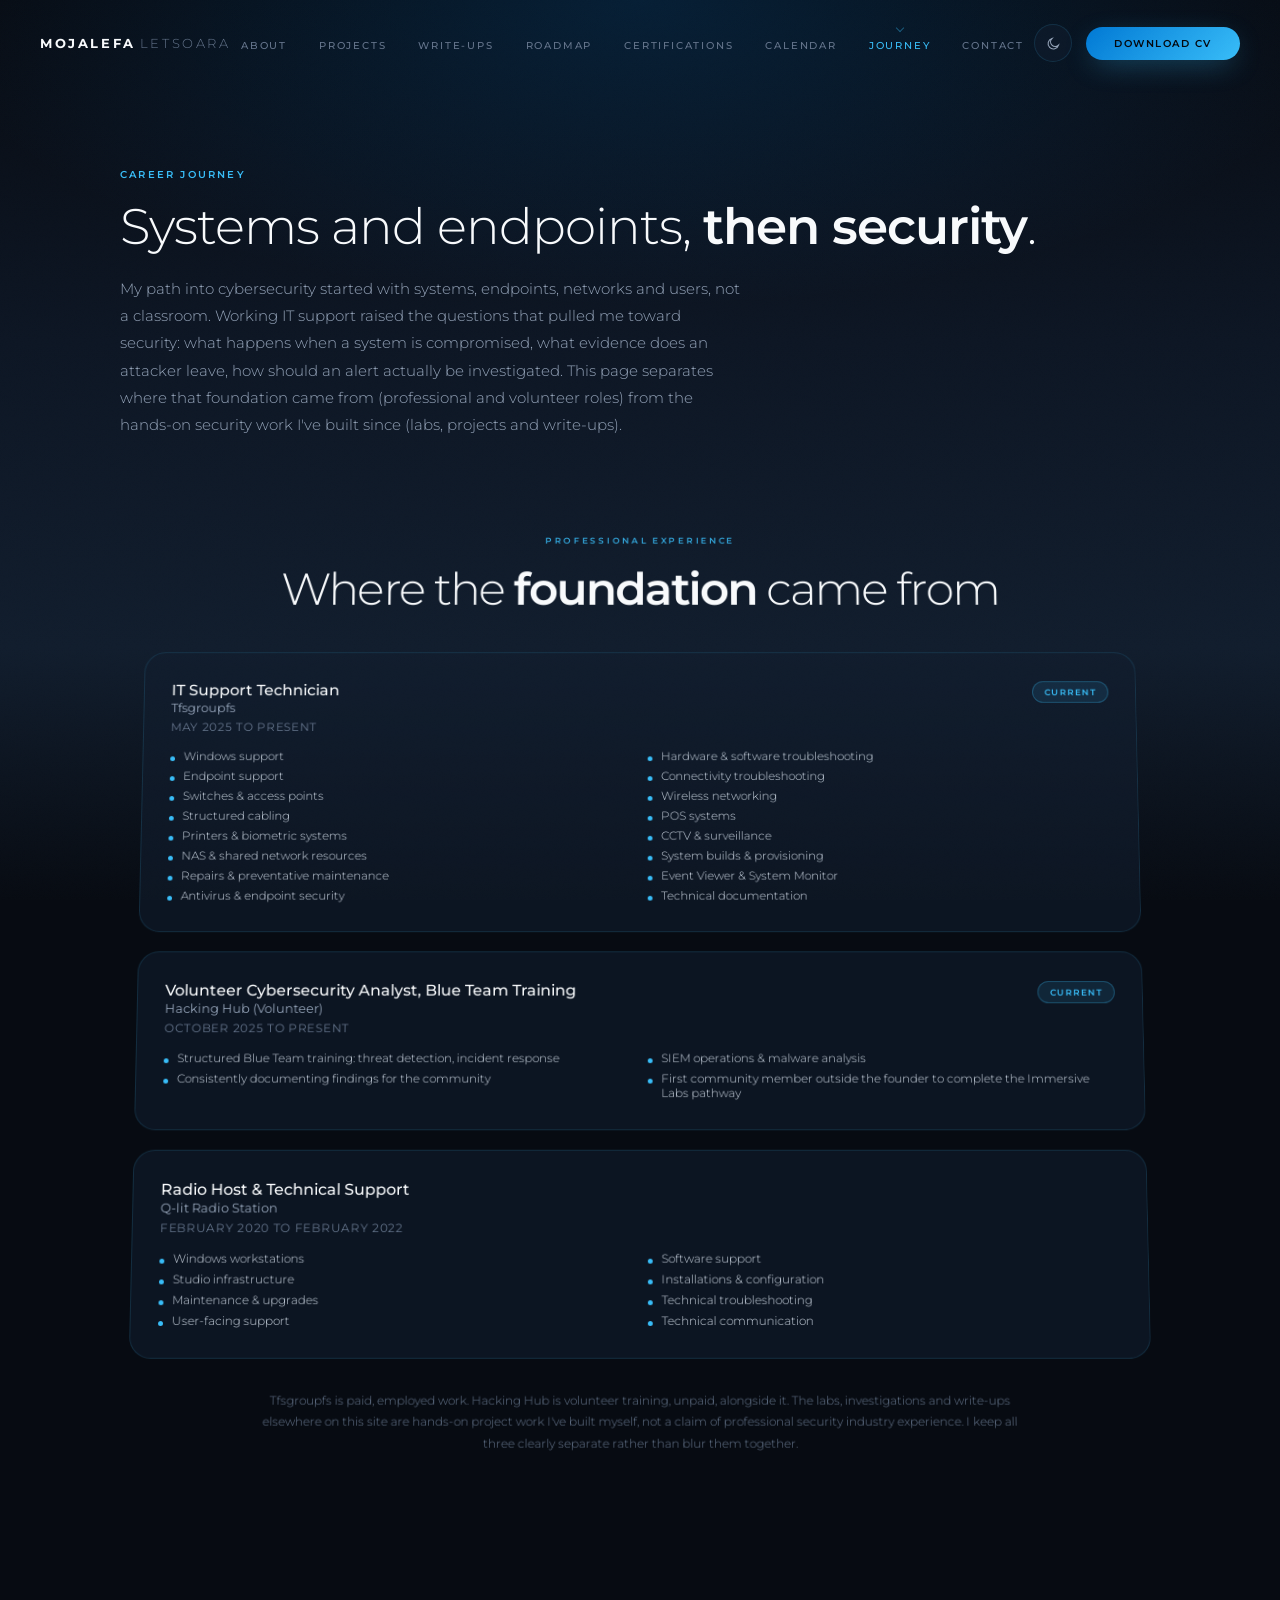
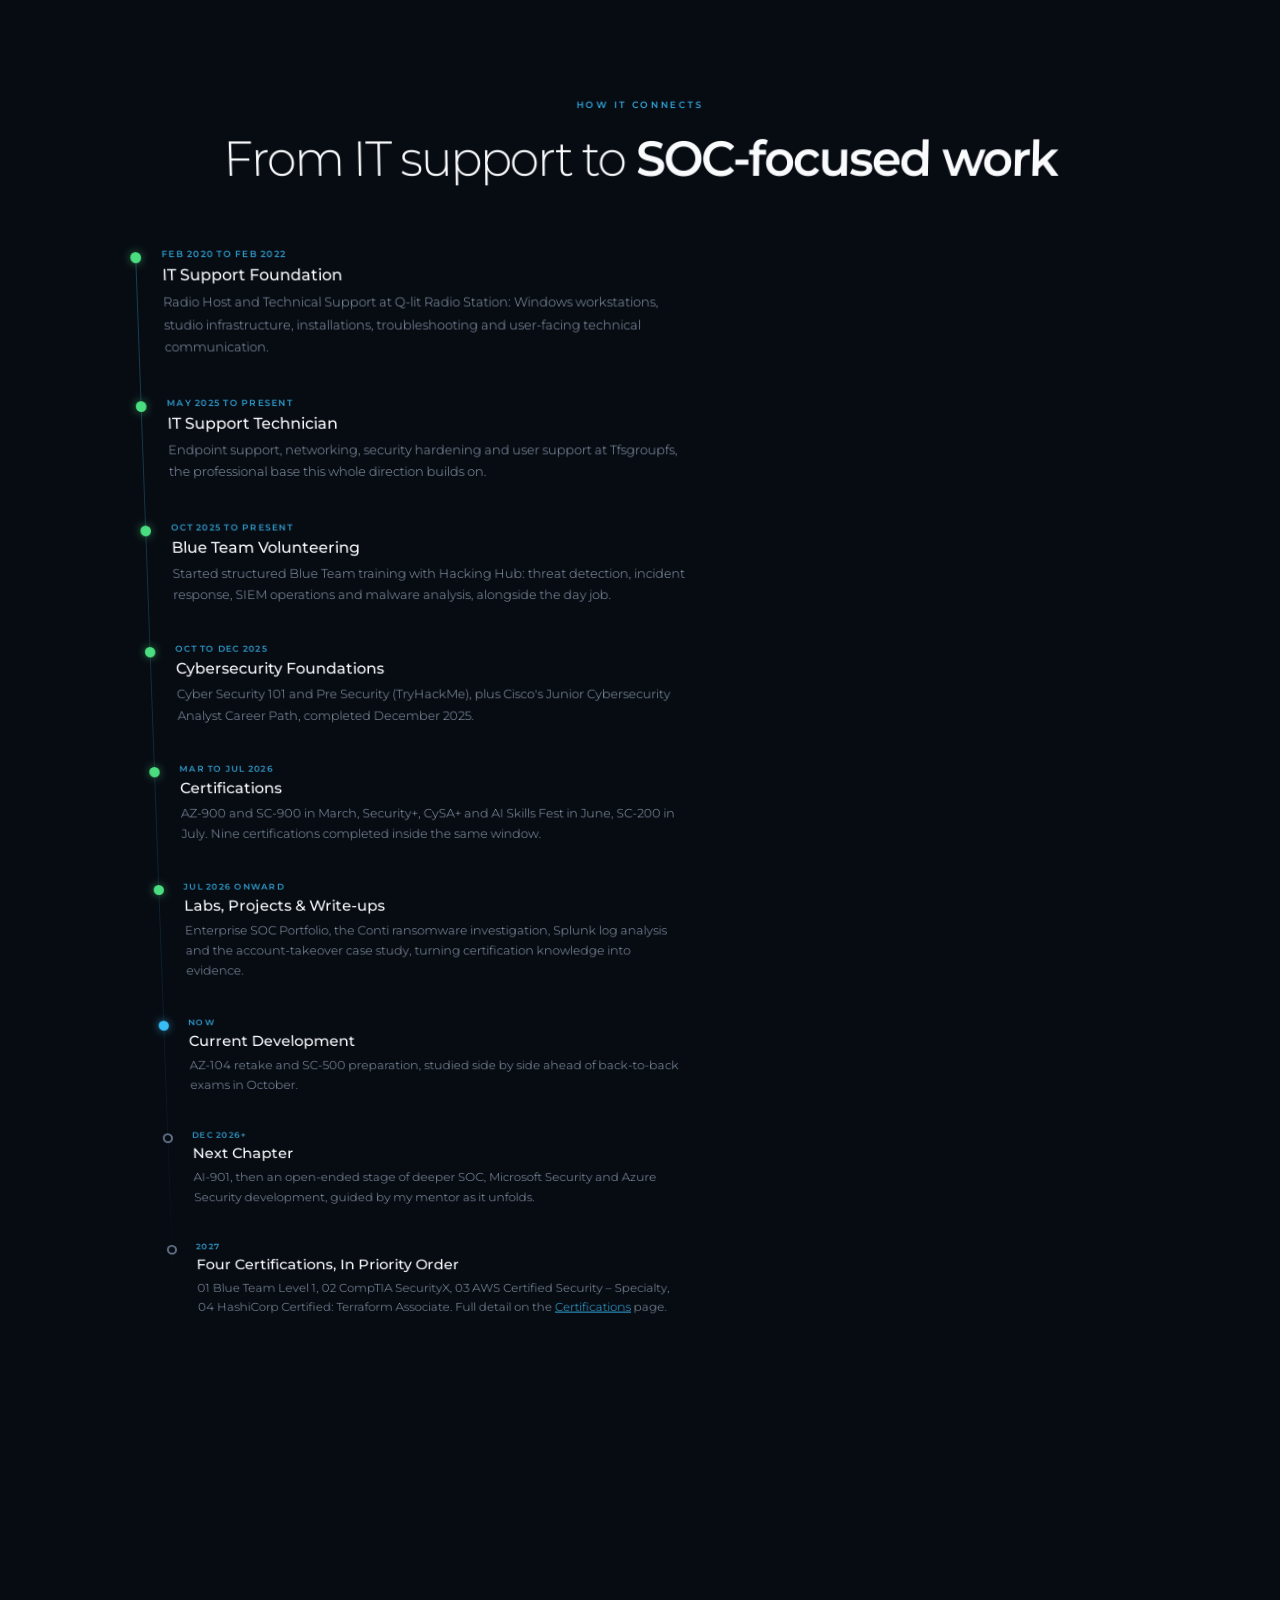
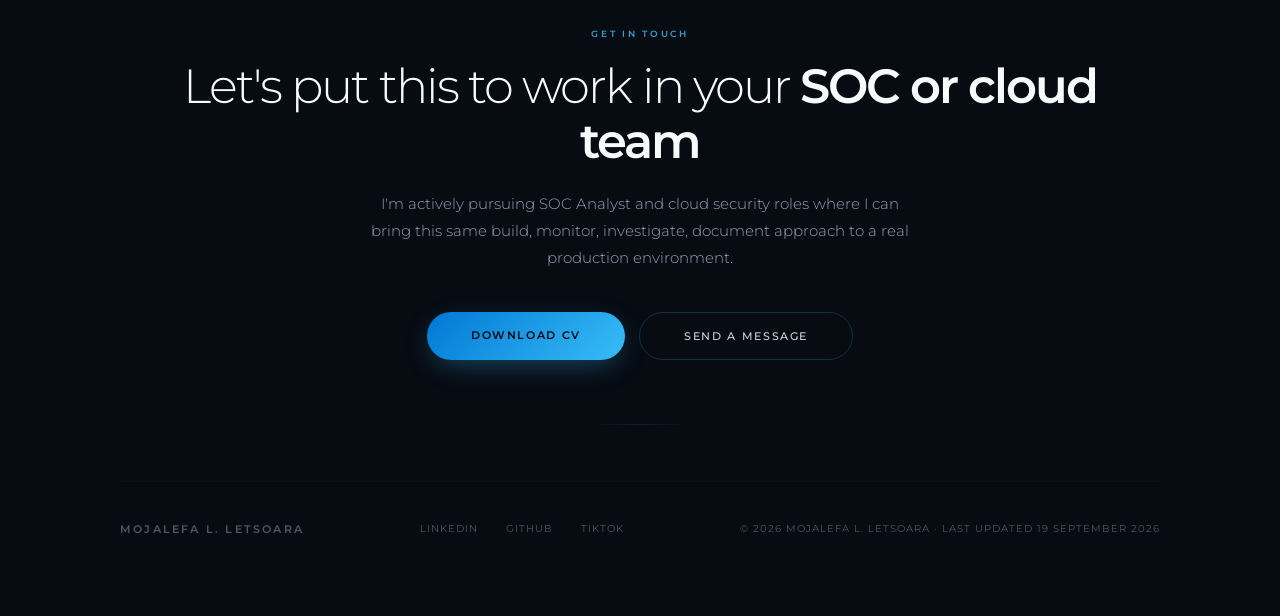
<file: journey.html>
<!DOCTYPE html>
<html lang="en">
<head>
<meta charset="UTF-8">
<meta name="viewport" content="width=device-width, initial-scale=1.0">
<title>Career Journey | Mojalefa L. Letsoara</title>
<meta name="description" content="From IT support and volunteer Blue Team training to certifications, labs and SOC-focused project work, clearly separating professional and volunteer experience from hands-on security projects.">
<meta name="author" content="Mojalefa L. Letsoara">
<meta name="robots" content="index, follow">

<meta property="og:type" content="website">
<meta property="og:title" content="Career Journey | Mojalefa L. Letsoara">
<meta property="og:description" content="Systems and endpoints, then security: how professional and volunteer experience connects to certifications, labs and write-ups.">
<meta property="og:url" content="https://justjeff211.github.io/journey.html">
<meta name="twitter:card" content="summary_large_image">
<meta name="twitter:title" content="Career Journey | Mojalefa L. Letsoara">
<meta name="twitter:description" content="Systems and endpoints, then security: how professional and volunteer experience connects to certifications, labs and write-ups.">

<link rel="icon" href="data:image/svg+xml,%3Csvg xmlns='http://www.w3.org/2000/svg' viewBox='0 0 24 24'%3E%3Crect width='24' height='24' rx='5' fill='%23070B12'/%3E%3Cpath d='M12 4 5 7v5c0 4.4 3 8.3 7 9 4-.7 7-4.6 7-9V7l-7-3Z' fill='none' stroke='%2338BDF8' stroke-width='1.6'/%3E%3C/svg%3E">

<link rel="preconnect" href="https://fonts.googleapis.com">
<link rel="preconnect" href="https://fonts.gstatic.com" crossorigin>
<link href="https://fonts.googleapis.com/css2?family=Montserrat:wght@200;300;400;500;600;700&display=swap" rel="stylesheet">

<link rel="stylesheet" href="css/style.css">
<link rel="stylesheet" href="css/extra.css">
<link rel="stylesheet" href="css/roadmap.css">
</head>
<body>

<div class="atmosphere" aria-hidden="true"></div>
<div class="grain" aria-hidden="true" style="background-image:url(&quot;data:image/svg+xml,%3Csvg xmlns='http://www.w3.org/2000/svg' width='200' height='200'%3E%3Cfilter id='n'%3E%3CfeTurbulence type='fractalNoise' baseFrequency='0.85' numOctaves='3'/%3E%3C/filter%3E%3Crect width='200' height='200' filter='url(%23n)'/%3E%3C/svg%3E&quot;)"></div>

<nav class="top-nav" id="top">
  <a href="index.html" class="nav-brand">Mojalefa<span>Letsoara</span></a>

  <ul class="nav-links">
    <li><a href="index.html#about">About</a></li>
    <li><a href="index.html#projects">Projects</a></li>
    <li><a href="writeups.html">Write-ups</a></li>
    <li><a href="roadmap.html">Roadmap</a></li>
    <li><a href="certifications.html">Certifications</a></li>
    <li><a href="calendar.html">Calendar</a></li>
    <li><a href="journey.html" class="active">Journey</a></li>
    <li><a href="index.html#contact">Contact</a></li>
  </ul>

  <div class="nav-utils">
    <button class="theme-toggle" data-theme-toggle aria-label="Toggle colour theme" aria-pressed="false">
      <svg class="icon-sun" viewBox="0 0 24 24" fill="none" stroke="currentColor" stroke-width="1.8"><circle cx="12" cy="12" r="4"/><path d="M12 2v2M12 20v2M4.9 4.9l1.4 1.4M17.7 17.7l1.4 1.4M2 12h2M20 12h2M4.9 19.1l1.4-1.4M17.7 6.3l1.4-1.4"/></svg>
      <svg class="icon-moon" viewBox="0 0 24 24" fill="none" stroke="currentColor" stroke-width="1.8"><path d="M20 14.5A8.5 8.5 0 1 1 9.5 4a7 7 0 0 0 10.5 10.5Z"/></svg>
    </button>

    <a href="assets/cv/Mojalefa-Letsoara-CV.pdf" class="nav-cta" download>Download CV</a>

    <button class="nav-toggle" aria-label="Open menu" aria-expanded="false">
      <span class="toggle-bar"></span>
      <span class="toggle-bar"></span>
    </button>
  </div>
</nav>

<div class="mobile-menu">
  <div class="mobile-menu-inner">
    <div class="mobile-menu-links">
      <a href="index.html#about" class="mobile-menu-link" data-index="01">About</a>
      <a href="index.html#projects" class="mobile-menu-link" data-index="02">Projects</a>
      <a href="writeups.html" class="mobile-menu-link" data-index="03">Write-ups</a>
      <a href="roadmap.html" class="mobile-menu-link" data-index="04">Roadmap</a>
      <a href="certifications.html" class="mobile-menu-link" data-index="05">Certifications</a>
      <a href="calendar.html" class="mobile-menu-link" data-index="06">Calendar</a>
      <a href="journey.html" class="mobile-menu-link" data-index="07">Journey</a>
      <a href="index.html#contact" class="mobile-menu-link" data-index="08">Contact</a>
    </div>
    <div class="mobile-menu-footer">
      <a href="https://www.linkedin.com/in/mojalefa-l-letsoara283b5a211/" target="_blank" rel="noopener">LinkedIn</a>
      <a href="https://github.com/Justjeff211" target="_blank" rel="noopener">GitHub</a>
      <a href="https://www.tiktok.com/@justjeff211" target="_blank" rel="noopener">TikTok</a>
      <button class="theme-toggle" data-theme-toggle aria-label="Toggle colour theme" aria-pressed="false">
        <svg class="icon-sun" viewBox="0 0 24 24" fill="none" stroke="currentColor" stroke-width="1.8"><circle cx="12" cy="12" r="4"/><path d="M12 2v2M12 20v2M4.9 4.9l1.4 1.4M17.7 17.7l1.4 1.4M2 12h2M20 12h2M4.9 19.1l1.4-1.4M17.7 6.3l1.4-1.4"/></svg>
        <svg class="icon-moon" viewBox="0 0 24 24" fill="none" stroke="currentColor" stroke-width="1.8"><path d="M20 14.5A8.5 8.5 0 1 1 9.5 4a7 7 0 0 0 10.5 10.5Z"/></svg>
      </button>
    </div>
  </div>
</div>


<header class="page-hero">
  <div class="main">
    <div class="page-hero-tag reveal">Career Journey</div>
    <h1 class="reveal reveal-d1">Systems and endpoints, <strong>then security</strong>.</h1>
    <p class="page-hero-sub reveal reveal-d2">
      My path into cybersecurity started with systems, endpoints, networks and users, not a
      classroom. Working IT support raised the questions that pulled me toward security: what
      happens when a system is compromised, what evidence does an attacker leave, how should an
      alert actually be investigated. This page separates where that foundation came from
      (professional and volunteer roles) from the hands-on security work I've built since (labs,
      projects and write-ups).
    </p>
  </div>
</header>

<section class="section" id="experience" style="padding-top:0;">
  <div class="main">
    <div class="section-center reveal">
      <div class="section-tag">Professional Experience</div>
      <h2 class="section-title">Where the <strong>foundation</strong> came from</h2>
    </div>

    <div class="dash-grid" style="grid-template-columns:1fr;gap:20px;margin-top:40px;">
      <div class="dash-card reveal" style="max-width:none;">
        <div style="display:flex;align-items:flex-start;justify-content:space-between;gap:12px;margin-bottom:6px;">
          <div>
            <div style="font-size:1rem;font-weight:500;color:var(--ivory);">IT Support Technician</div>
            <div style="font-size:0.8rem;color:var(--slate-light);margin-top:2px;">Tfsgroupfs</div>
          </div>
          <span class="status-pill in-progress">Current</span>
        </div>
        <div style="font-size:0.72rem;color:var(--slate-warm);letter-spacing:0.06em;text-transform:uppercase;margin-bottom:16px;">May 2025 to Present</div>
        <ul class="bullet-grid-2"><li style="font-size:0.78rem;font-weight:300;color:var(--ivory-muted);padding-left:14px;position:relative;">Windows support</li><li style="font-size:0.78rem;font-weight:300;color:var(--ivory-muted);padding-left:14px;position:relative;">Hardware &amp; software troubleshooting</li><li style="font-size:0.78rem;font-weight:300;color:var(--ivory-muted);padding-left:14px;position:relative;">Endpoint support</li><li style="font-size:0.78rem;font-weight:300;color:var(--ivory-muted);padding-left:14px;position:relative;">Connectivity troubleshooting</li><li style="font-size:0.78rem;font-weight:300;color:var(--ivory-muted);padding-left:14px;position:relative;">Switches &amp; access points</li><li style="font-size:0.78rem;font-weight:300;color:var(--ivory-muted);padding-left:14px;position:relative;">Wireless networking</li><li style="font-size:0.78rem;font-weight:300;color:var(--ivory-muted);padding-left:14px;position:relative;">Structured cabling</li><li style="font-size:0.78rem;font-weight:300;color:var(--ivory-muted);padding-left:14px;position:relative;">POS systems</li><li style="font-size:0.78rem;font-weight:300;color:var(--ivory-muted);padding-left:14px;position:relative;">Printers &amp; biometric systems</li><li style="font-size:0.78rem;font-weight:300;color:var(--ivory-muted);padding-left:14px;position:relative;">CCTV &amp; surveillance</li><li style="font-size:0.78rem;font-weight:300;color:var(--ivory-muted);padding-left:14px;position:relative;">NAS &amp; shared network resources</li><li style="font-size:0.78rem;font-weight:300;color:var(--ivory-muted);padding-left:14px;position:relative;">System builds &amp; provisioning</li><li style="font-size:0.78rem;font-weight:300;color:var(--ivory-muted);padding-left:14px;position:relative;">Repairs &amp; preventative maintenance</li><li style="font-size:0.78rem;font-weight:300;color:var(--ivory-muted);padding-left:14px;position:relative;">Event Viewer &amp; System Monitor</li><li style="font-size:0.78rem;font-weight:300;color:var(--ivory-muted);padding-left:14px;position:relative;">Antivirus &amp; endpoint security</li><li style="font-size:0.78rem;font-weight:300;color:var(--ivory-muted);padding-left:14px;position:relative;">Technical documentation</li></ul>
      </div>
      <div class="dash-card reveal" style="max-width:none;">
        <div style="display:flex;align-items:flex-start;justify-content:space-between;gap:12px;margin-bottom:6px;">
          <div>
            <div style="font-size:1rem;font-weight:500;color:var(--ivory);">Volunteer Cybersecurity Analyst, Blue Team Training</div>
            <div style="font-size:0.8rem;color:var(--slate-light);margin-top:2px;">Hacking Hub (Volunteer)</div>
          </div>
          <span class="status-pill in-progress">Current</span>
        </div>
        <div style="font-size:0.72rem;color:var(--slate-warm);letter-spacing:0.06em;text-transform:uppercase;margin-bottom:16px;">October 2025 to Present</div>
        <ul class="bullet-grid-2"><li style="font-size:0.78rem;font-weight:300;color:var(--ivory-muted);padding-left:14px;position:relative;">Structured Blue Team training: threat detection, incident response</li><li style="font-size:0.78rem;font-weight:300;color:var(--ivory-muted);padding-left:14px;position:relative;">SIEM operations &amp; malware analysis</li><li style="font-size:0.78rem;font-weight:300;color:var(--ivory-muted);padding-left:14px;position:relative;">Consistently documenting findings for the community</li><li style="font-size:0.78rem;font-weight:300;color:var(--ivory-muted);padding-left:14px;position:relative;">First community member outside the founder to complete the Immersive Labs pathway</li></ul>
      </div>
      <div class="dash-card reveal" style="max-width:none;">
        <div style="display:flex;align-items:flex-start;justify-content:space-between;gap:12px;margin-bottom:6px;">
          <div>
            <div style="font-size:1rem;font-weight:500;color:var(--ivory);">Radio Host &amp; Technical Support</div>
            <div style="font-size:0.8rem;color:var(--slate-light);margin-top:2px;">Q-lit Radio Station</div>
          </div>
          
        </div>
        <div style="font-size:0.72rem;color:var(--slate-warm);letter-spacing:0.06em;text-transform:uppercase;margin-bottom:16px;">February 2020 to February 2022</div>
        <ul class="bullet-grid-2"><li style="font-size:0.78rem;font-weight:300;color:var(--ivory-muted);padding-left:14px;position:relative;">Windows workstations</li><li style="font-size:0.78rem;font-weight:300;color:var(--ivory-muted);padding-left:14px;position:relative;">Software support</li><li style="font-size:0.78rem;font-weight:300;color:var(--ivory-muted);padding-left:14px;position:relative;">Studio infrastructure</li><li style="font-size:0.78rem;font-weight:300;color:var(--ivory-muted);padding-left:14px;position:relative;">Installations &amp; configuration</li><li style="font-size:0.78rem;font-weight:300;color:var(--ivory-muted);padding-left:14px;position:relative;">Maintenance &amp; upgrades</li><li style="font-size:0.78rem;font-weight:300;color:var(--ivory-muted);padding-left:14px;position:relative;">Technical troubleshooting</li><li style="font-size:0.78rem;font-weight:300;color:var(--ivory-muted);padding-left:14px;position:relative;">User-facing support</li><li style="font-size:0.78rem;font-weight:300;color:var(--ivory-muted);padding-left:14px;position:relative;">Technical communication</li></ul>
      </div>
    </div>

    <p class="metrics-note" style="margin-top:32px;">
      Tfsgroupfs is paid, employed work. Hacking Hub is volunteer training, unpaid, alongside it.
      The labs, investigations and write-ups elsewhere on this site are hands-on project work I've
      built myself, not a claim of professional security industry experience. I keep all three
      clearly separate rather than blur them together.
    </p>
  </div>
</section>

<section class="section" id="career-timeline">
  <div class="main">
    <div class="section-center reveal">
      <div class="section-tag">How It Connects</div>
      <h2 class="section-title">From IT support to <strong>SOC-focused work</strong></h2>
    </div>

    <div class="career-line">
      <div class="career-step done reveal">
        <div class="career-step-label">Feb 2020 to Feb 2022</div>
        <h3>IT Support Foundation</h3>
        <p>Radio Host and Technical Support at Q-lit Radio Station: Windows workstations, studio infrastructure, installations, troubleshooting and user-facing technical communication.</p>
      </div>
      <div class="career-step done reveal reveal-d1">
        <div class="career-step-label">May 2025 to Present</div>
        <h3>IT Support Technician</h3>
        <p>Endpoint support, networking, security hardening and user support at Tfsgroupfs, the professional base this whole direction builds on.</p>
      </div>
      <div class="career-step done reveal reveal-d2">
        <div class="career-step-label">Oct 2025 to Present</div>
        <h3>Blue Team Volunteering</h3>
        <p>Started structured Blue Team training with Hacking Hub: threat detection, incident response, SIEM operations and malware analysis, alongside the day job.</p>
      </div>
      <div class="career-step done reveal reveal-d3">
        <div class="career-step-label">Oct to Dec 2025</div>
        <h3>Cybersecurity Foundations</h3>
        <p>Cyber Security 101 and Pre Security (TryHackMe), plus Cisco's Junior Cybersecurity Analyst Career Path, completed December 2025.</p>
      </div>
      <div class="career-step done reveal">
        <div class="career-step-label">Mar to Jul 2026</div>
        <h3>Certifications</h3>
        <p>AZ-900 and SC-900 in March, Security+, CySA+ and AI Skills Fest in June, SC-200 in July. Nine certifications completed inside the same window.</p>
      </div>
      <div class="career-step done reveal reveal-d1">
        <div class="career-step-label">Jul 2026 onward</div>
        <h3>Labs, Projects &amp; Write-ups</h3>
        <p>Enterprise SOC Portfolio, the Conti ransomware investigation, Splunk log analysis and the account-takeover case study, turning certification knowledge into evidence.</p>
      </div>
      <div class="career-step current reveal reveal-d2">
        <div class="career-step-label">Now</div>
        <h3>Current Development</h3>
        <p>AZ-104 retake and SC-500 preparation, studied side by side ahead of back-to-back exams in October.</p>
      </div>
      <div class="career-step reveal reveal-d3">
        <div class="career-step-label">Dec 2026+</div>
        <h3>Next Chapter</h3>
        <p>AI-901, then an open-ended stage of deeper SOC, Microsoft Security and Azure Security development, guided by my mentor as it unfolds.</p>
      </div>
      <div class="career-step reveal reveal-d2">
        <div class="career-step-label">2027</div>
        <h3>Four Certifications, In Priority Order</h3>
        <p>01 Blue Team Level 1, 02 CompTIA SecurityX, 03 AWS Certified Security &ndash; Specialty, 04 HashiCorp Certified: Terraform Associate. Full detail on the <a href="certifications.html" style="color:var(--cyan);">Certifications</a> page.</p>
      </div>
    </div>
  </div>
</section>


<section class="footer-cta">
  <div class="main">
    <div class="reveal">
      <div class="section-tag" style="text-align:center;">Get in touch</div>
      <h2 class="section-title" style="text-align:center;">Let's put this to work in your <strong>SOC or cloud team</strong></h2>
      <p class="section-body" style="margin:0 auto;text-align:center;">
        I'm actively pursuing SOC Analyst and cloud security roles where I can bring this same
        build, monitor, investigate, document approach to a real production environment.
      </p>
      <div class="footer-ctas">
        <a href="assets/cv/Mojalefa-Letsoara-CV.pdf" class="btn-primary" download>Download CV</a>
        <a href="index.html#contact" class="btn-secondary">Send a Message</a>
      </div>
    </div>

    <div style="margin:64px 0 56px;"><div class="silk-divider"></div></div>

    <div class="footer-bar">
      <div class="footer-brand">Mojalefa L. Letsoara</div>
      <div class="footer-links">
        <a href="https://www.linkedin.com/in/mojalefa-l-letsoara283b5a211/" target="_blank" rel="noopener">LinkedIn</a>
        <a href="https://github.com/Justjeff211" target="_blank" rel="noopener">GitHub</a>
        <a href="https://www.tiktok.com/@justjeff211" target="_blank" rel="noopener">TikTok</a>
      </div>
      <div class="footer-credit">&copy; <span data-current-year>2026</span> Mojalefa L. Letsoara &middot; Last updated <span data-last-updated="2026-09-19"></span></div>
    </div>
  </div>
</section>

<a href="index.html#contact" class="sticky-cta" data-sticky-cta>
  <svg viewBox="0 0 24 24" fill="none" stroke="currentColor" stroke-width="2.5"><path d="M20 7 9 18l-5-5"/></svg>
  <span>Open to SOC & Cloud Security Roles</span>
</a>

<button class="back-to-top" aria-label="Back to top" data-back-to-top>
  <svg viewBox="0 0 24 24" fill="none" stroke="currentColor" stroke-width="2"><path d="M12 19V5M5 12l7-7 7 7"/></svg>
</button>

<script src="js/main.js"></script>
<script src="js/roadmap.js"></script>
</body>
</html>
</file>
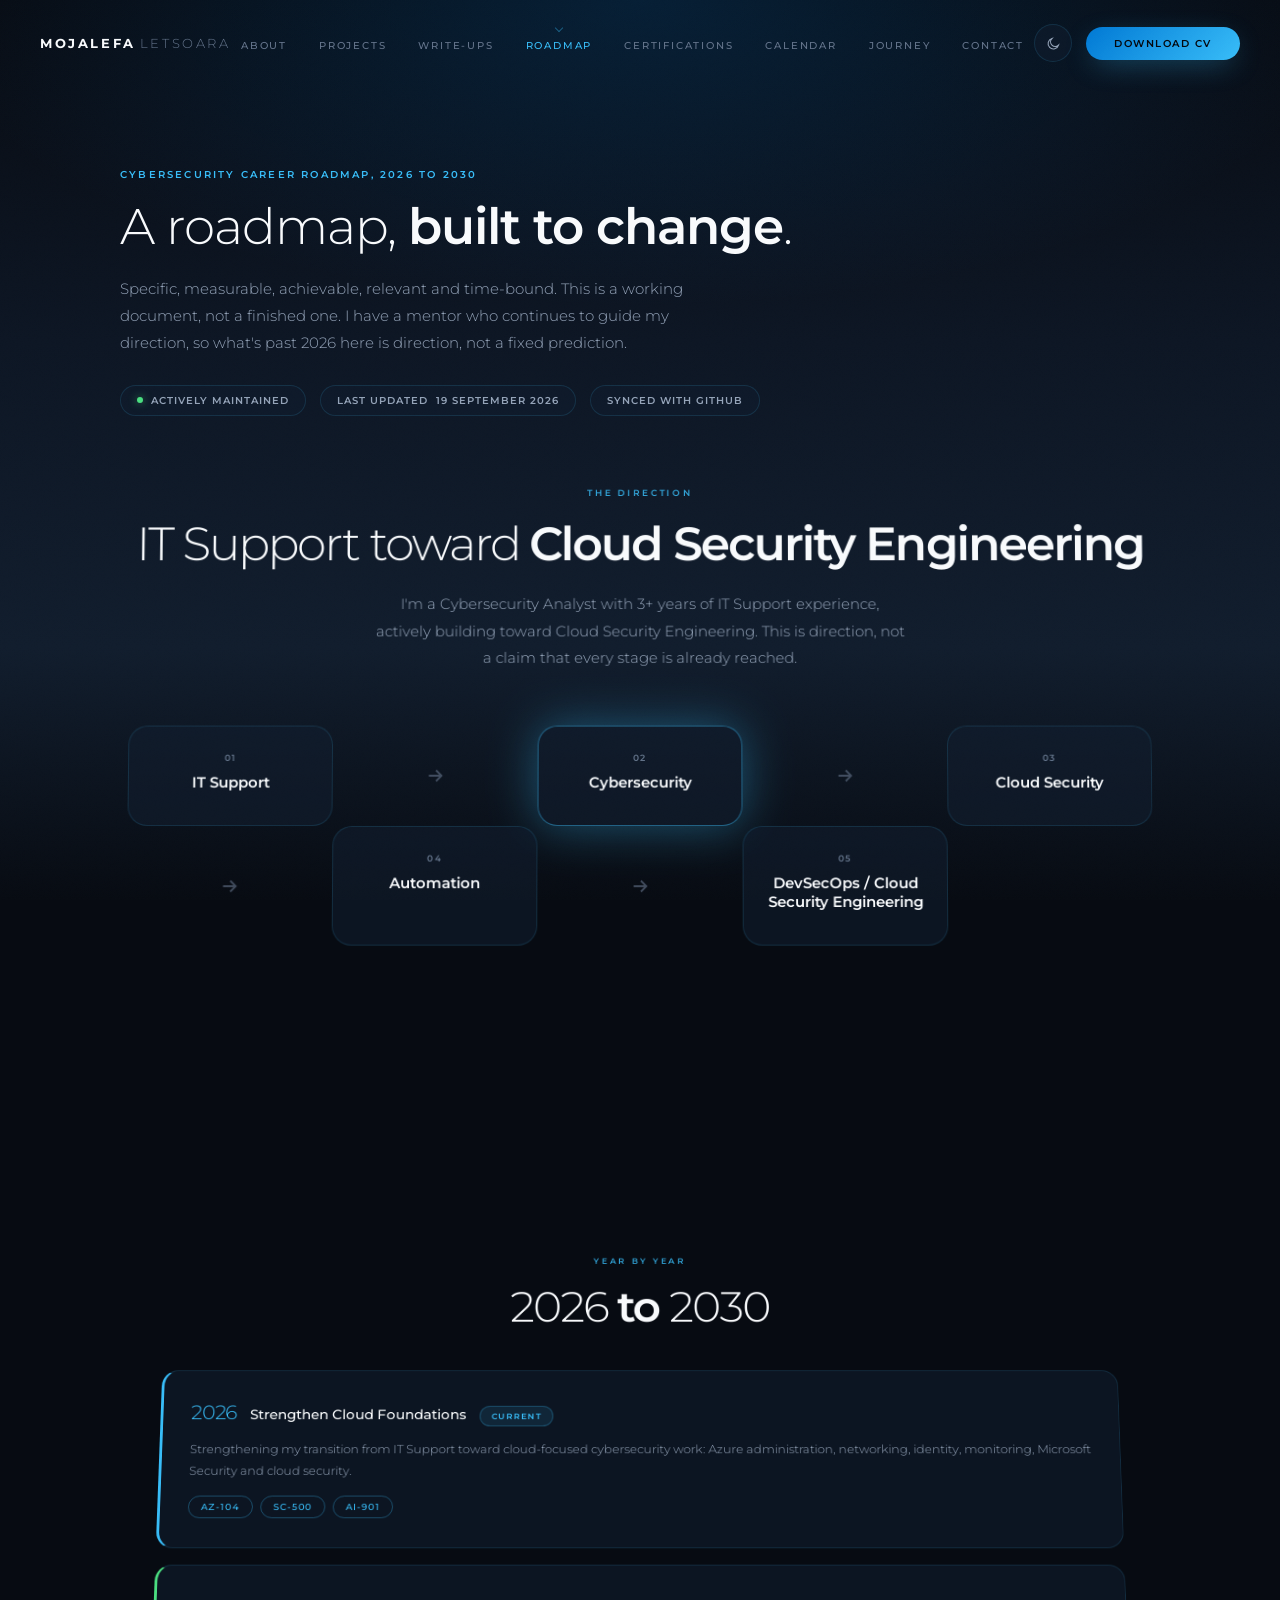
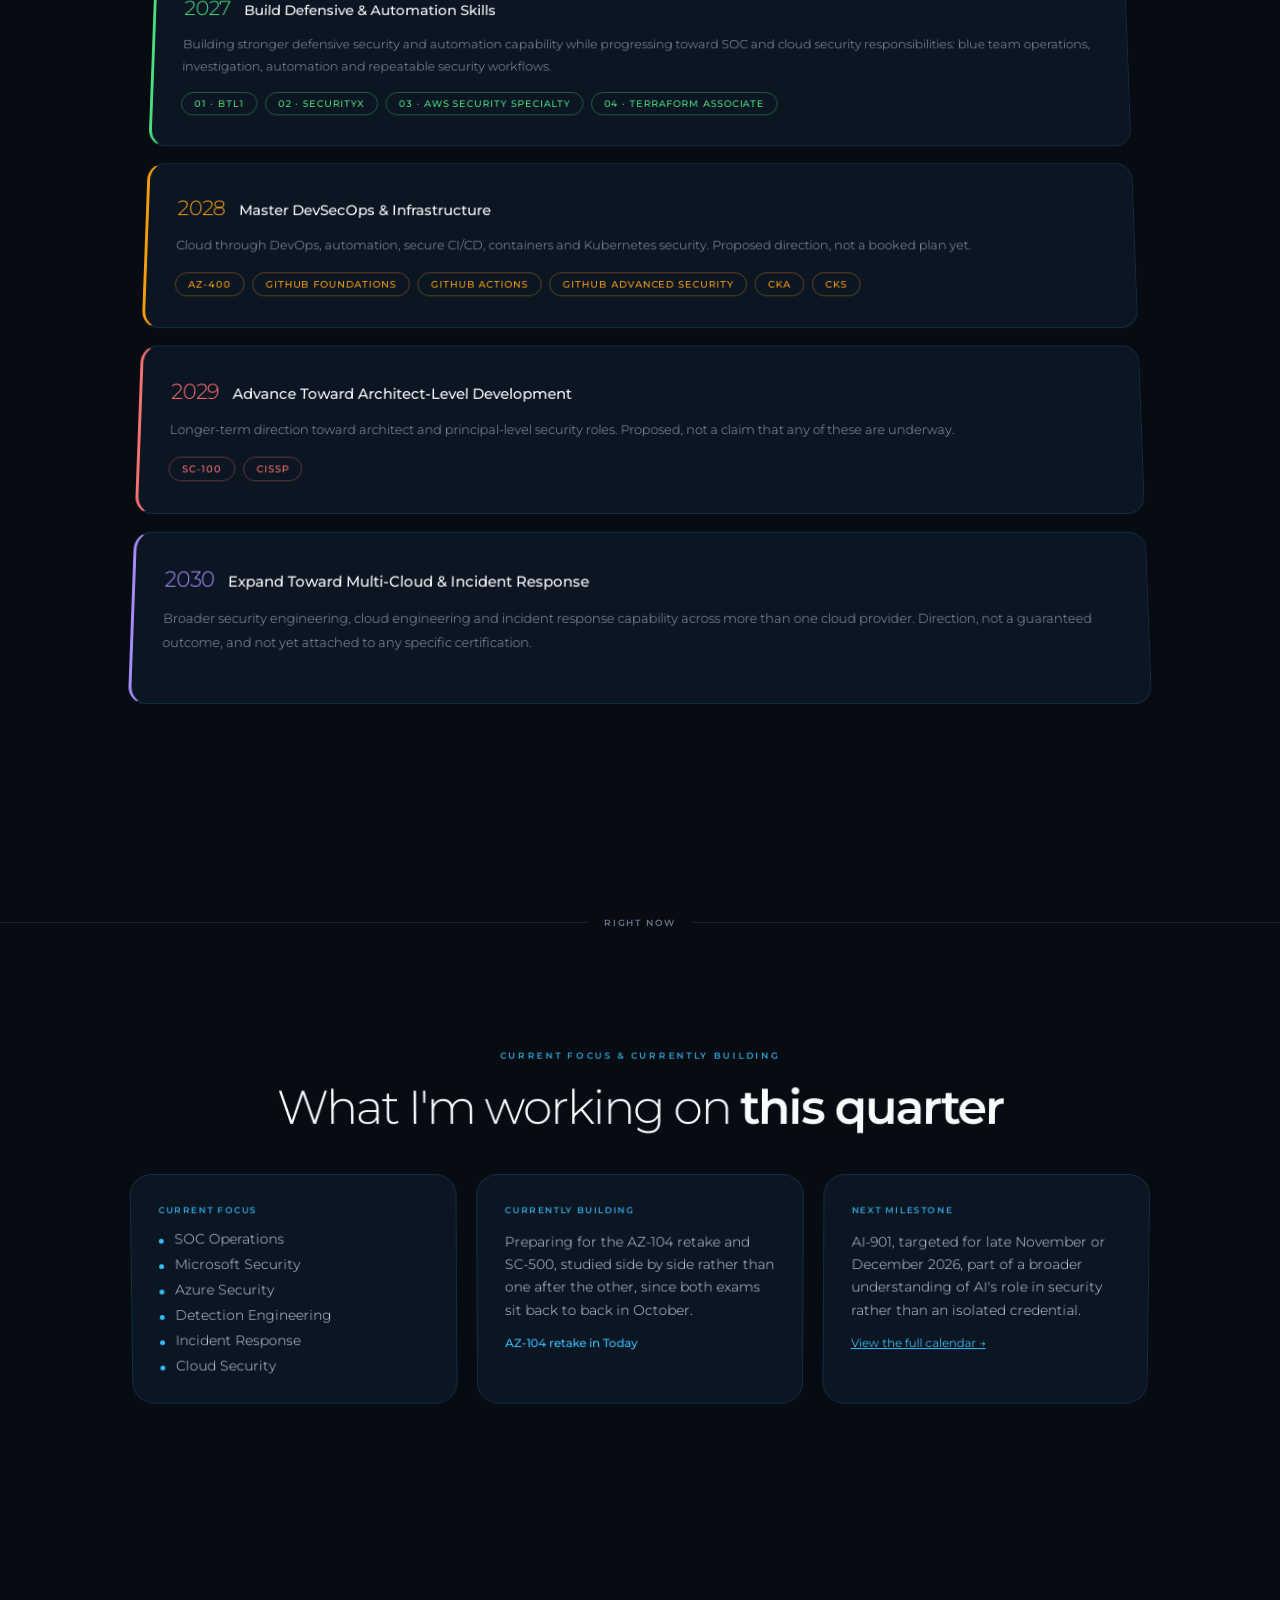
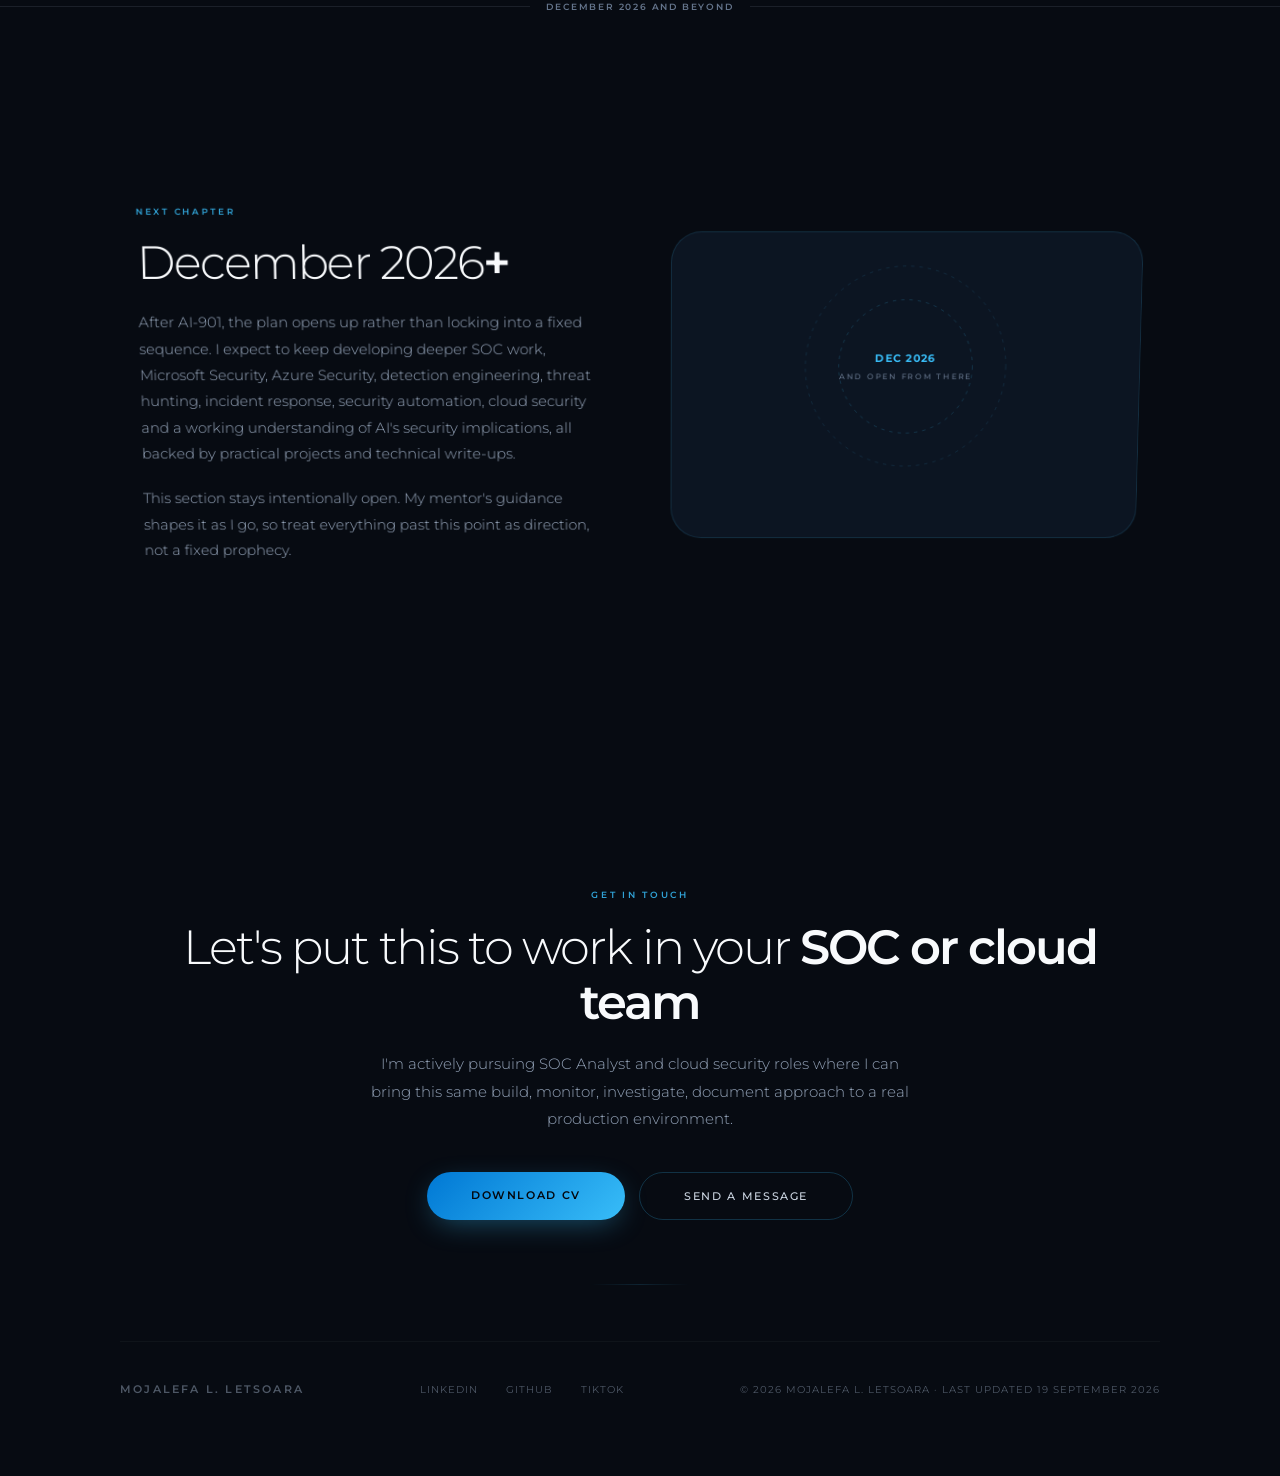
<file: roadmap.html>
<!DOCTYPE html>
<html lang="en">
<head>
<meta charset="UTF-8">
<meta name="viewport" content="width=device-width, initial-scale=1.0">
<title>Cybersecurity Career Roadmap, 2026 to 2030 | Mojalefa L. Letsoara</title>
<meta name="description" content="A living, SMART cybersecurity career roadmap from 2026 to 2030: current focus, what's currently being built, and the direction toward Cloud Security Engineering.">
<meta name="author" content="Mojalefa L. Letsoara">
<meta name="robots" content="index, follow">

<meta property="og:type" content="website">
<meta property="og:title" content="Cybersecurity Career Roadmap, 2026 to 2030 | Mojalefa L. Letsoara">
<meta property="og:description" content="A living, SMART career roadmap, built to change as my mentor continues to guide my direction.">
<meta property="og:url" content="https://justjeff211.github.io/roadmap.html">
<meta name="twitter:card" content="summary_large_image">
<meta name="twitter:title" content="Cybersecurity Career Roadmap, 2026 to 2030 | Mojalefa L. Letsoara">
<meta name="twitter:description" content="A living, SMART career roadmap, built to change as my mentor continues to guide my direction.">

<link rel="icon" href="data:image/svg+xml,%3Csvg xmlns='http://www.w3.org/2000/svg' viewBox='0 0 24 24'%3E%3Crect width='24' height='24' rx='5' fill='%23070B12'/%3E%3Cpath d='M12 4 5 7v5c0 4.4 3 8.3 7 9 4-.7 7-4.6 7-9V7l-7-3Z' fill='none' stroke='%2338BDF8' stroke-width='1.6'/%3E%3C/svg%3E">

<link rel="preconnect" href="https://fonts.googleapis.com">
<link rel="preconnect" href="https://fonts.gstatic.com" crossorigin>
<link href="https://fonts.googleapis.com/css2?family=Montserrat:wght@200;300;400;500;600;700&display=swap" rel="stylesheet">

<link rel="stylesheet" href="css/style.css">
<link rel="stylesheet" href="css/extra.css">
<link rel="stylesheet" href="css/roadmap.css">
</head>
<body>

<div class="atmosphere" aria-hidden="true"></div>
<div class="grain" aria-hidden="true" style="background-image:url(&quot;data:image/svg+xml,%3Csvg xmlns='http://www.w3.org/2000/svg' width='200' height='200'%3E%3Cfilter id='n'%3E%3CfeTurbulence type='fractalNoise' baseFrequency='0.85' numOctaves='3'/%3E%3C/filter%3E%3Crect width='200' height='200' filter='url(%23n)'/%3E%3C/svg%3E&quot;)"></div>

<nav class="top-nav" id="top">
  <a href="index.html" class="nav-brand">Mojalefa<span>Letsoara</span></a>

  <ul class="nav-links">
    <li><a href="index.html#about">About</a></li>
    <li><a href="index.html#projects">Projects</a></li>
    <li><a href="writeups.html">Write-ups</a></li>
    <li><a href="roadmap.html" class="active">Roadmap</a></li>
    <li><a href="certifications.html">Certifications</a></li>
    <li><a href="calendar.html">Calendar</a></li>
    <li><a href="journey.html">Journey</a></li>
    <li><a href="index.html#contact">Contact</a></li>
  </ul>

  <div class="nav-utils">
    <button class="theme-toggle" data-theme-toggle aria-label="Toggle colour theme" aria-pressed="false">
      <svg class="icon-sun" viewBox="0 0 24 24" fill="none" stroke="currentColor" stroke-width="1.8"><circle cx="12" cy="12" r="4"/><path d="M12 2v2M12 20v2M4.9 4.9l1.4 1.4M17.7 17.7l1.4 1.4M2 12h2M20 12h2M4.9 19.1l1.4-1.4M17.7 6.3l1.4-1.4"/></svg>
      <svg class="icon-moon" viewBox="0 0 24 24" fill="none" stroke="currentColor" stroke-width="1.8"><path d="M20 14.5A8.5 8.5 0 1 1 9.5 4a7 7 0 0 0 10.5 10.5Z"/></svg>
    </button>

    <a href="assets/cv/Mojalefa-Letsoara-CV.pdf" class="nav-cta" download>Download CV</a>

    <button class="nav-toggle" aria-label="Open menu" aria-expanded="false">
      <span class="toggle-bar"></span>
      <span class="toggle-bar"></span>
    </button>
  </div>
</nav>

<div class="mobile-menu">
  <div class="mobile-menu-inner">
    <div class="mobile-menu-links">
      <a href="index.html#about" class="mobile-menu-link" data-index="01">About</a>
      <a href="index.html#projects" class="mobile-menu-link" data-index="02">Projects</a>
      <a href="writeups.html" class="mobile-menu-link" data-index="03">Write-ups</a>
      <a href="roadmap.html" class="mobile-menu-link" data-index="04">Roadmap</a>
      <a href="certifications.html" class="mobile-menu-link" data-index="05">Certifications</a>
      <a href="calendar.html" class="mobile-menu-link" data-index="06">Calendar</a>
      <a href="journey.html" class="mobile-menu-link" data-index="07">Journey</a>
      <a href="index.html#contact" class="mobile-menu-link" data-index="08">Contact</a>
    </div>
    <div class="mobile-menu-footer">
      <a href="https://www.linkedin.com/in/mojalefa-l-letsoara283b5a211/" target="_blank" rel="noopener">LinkedIn</a>
      <a href="https://github.com/Justjeff211" target="_blank" rel="noopener">GitHub</a>
      <a href="https://www.tiktok.com/@justjeff211" target="_blank" rel="noopener">TikTok</a>
      <button class="theme-toggle" data-theme-toggle aria-label="Toggle colour theme" aria-pressed="false">
        <svg class="icon-sun" viewBox="0 0 24 24" fill="none" stroke="currentColor" stroke-width="1.8"><circle cx="12" cy="12" r="4"/><path d="M12 2v2M12 20v2M4.9 4.9l1.4 1.4M17.7 17.7l1.4 1.4M2 12h2M20 12h2M4.9 19.1l1.4-1.4M17.7 6.3l1.4-1.4"/></svg>
        <svg class="icon-moon" viewBox="0 0 24 24" fill="none" stroke="currentColor" stroke-width="1.8"><path d="M20 14.5A8.5 8.5 0 1 1 9.5 4a7 7 0 0 0 10.5 10.5Z"/></svg>
      </button>
    </div>
  </div>
</div>


<header class="page-hero">
  <div class="main">
    <div class="page-hero-tag reveal">Cybersecurity Career Roadmap, 2026 to 2030</div>
    <h1 class="reveal reveal-d1">A roadmap, <strong>built to change</strong>.</h1>
    <p class="page-hero-sub reveal reveal-d2">
      Specific, measurable, achievable, relevant and time-bound. This is a working document, not
      a finished one. I have a mentor who continues to guide my direction, so what's past 2026
      here is direction, not a fixed prediction.
    </p>
    <div class="page-hero-meta reveal reveal-d3">
      <span class="meta-pill"><span class="dot"></span>Actively maintained</span>
      <span class="meta-pill">Last updated <span data-last-updated="2026-09-19"></span></span>
      <span class="meta-pill" data-github-pulse>Synced with GitHub</span>
    </div>
  </div>
</header>

<section class="section" id="flow" style="padding-top:0;">
  <div class="main">
    <div class="section-center reveal">
      <div class="section-tag">The Direction</div>
      <h2 class="section-title">IT Support toward <strong>Cloud Security Engineering</strong></h2>
      <p class="section-body">I'm a Cybersecurity Analyst with 3+ years of IT Support experience, actively building toward Cloud Security Engineering. This is direction, not a claim that every stage is already reached.</p>
    </div>

    <div class="flow-row flow-row-5">
      <div class="flow-node reveal"><span class="flow-node-num">01</span><h3>IT Support</h3></div>
      <div class="flow-connector reveal"><svg viewBox="0 0 24 24" fill="none" stroke="currentColor" stroke-width="2"><path d="M5 12h14M13 6l6 6-6 6"/></svg></div>
      <div class="flow-node current reveal reveal-d1"><span class="flow-node-num">02</span><h3>Cybersecurity</h3></div>
      <div class="flow-connector reveal"><svg viewBox="0 0 24 24" fill="none" stroke="currentColor" stroke-width="2"><path d="M5 12h14M13 6l6 6-6 6"/></svg></div>
      <div class="flow-node reveal reveal-d2"><span class="flow-node-num">03</span><h3>Cloud Security</h3></div>
      <div class="flow-connector reveal"><svg viewBox="0 0 24 24" fill="none" stroke="currentColor" stroke-width="2"><path d="M5 12h14M13 6l6 6-6 6"/></svg></div>
      <div class="flow-node reveal reveal-d3"><span class="flow-node-num">04</span><h3>Automation</h3></div>
      <div class="flow-connector reveal"><svg viewBox="0 0 24 24" fill="none" stroke="currentColor" stroke-width="2"><path d="M5 12h14M13 6l6 6-6 6"/></svg></div>
      <div class="flow-node reveal"><span class="flow-node-num">05</span><h3>DevSecOps / Cloud Security Engineering</h3></div>
    </div>
  </div>
</section>

<section class="section" id="roadmap-years">
  <div class="main">
    <div class="section-center reveal">
      <div class="section-tag">Year by Year</div>
      <h2 class="section-title">2026 <strong>to</strong> 2030</h2>
    </div>

    <div style="margin-top:44px;">
    <div class="year-block year-2026 reveal">
      <div class="year-head">
        <span class="year-num">2026</span>
        <span class="year-title">Strengthen Cloud Foundations</span>
        <span class="status-pill in-progress">Current</span>
      </div>
      <p class="year-focus">Strengthening my transition from IT Support toward cloud-focused cybersecurity work: Azure administration, networking, identity, monitoring, Microsoft Security and cloud security.</p>
      <ul class="year-targets"><li>AZ-104</li><li>SC-500</li><li>AI-901</li></ul>
    </div>
    <div class="year-block year-2027 reveal">
      <div class="year-head">
        <span class="year-num">2027</span>
        <span class="year-title">Build Defensive &amp; Automation Skills</span>
        
      </div>
      <p class="year-focus">Building stronger defensive security and automation capability while progressing toward SOC and cloud security responsibilities: blue team operations, investigation, automation and repeatable security workflows.</p>
      <ul class="year-targets"><li>01 &middot; BTL1</li><li>02 &middot; SecurityX</li><li>03 &middot; AWS Security Specialty</li><li>04 &middot; Terraform Associate</li></ul>
    </div>
    <div class="year-block year-2028 reveal">
      <div class="year-head">
        <span class="year-num">2028</span>
        <span class="year-title">Master DevSecOps &amp; Infrastructure</span>
        
      </div>
      <p class="year-focus">Cloud through DevOps, automation, secure CI/CD, containers and Kubernetes security. Proposed direction, not a booked plan yet.</p>
      <ul class="year-targets"><li>AZ-400</li><li>GitHub Foundations</li><li>GitHub Actions</li><li>GitHub Advanced Security</li><li>CKA</li><li>CKS</li></ul>
    </div>
    <div class="year-block year-2029 reveal">
      <div class="year-head">
        <span class="year-num">2029</span>
        <span class="year-title">Advance Toward Architect-Level Development</span>
        
      </div>
      <p class="year-focus">Longer-term direction toward architect and principal-level security roles. Proposed, not a claim that any of these are underway.</p>
      <ul class="year-targets"><li>SC-100</li><li>CISSP</li></ul>
    </div>
    <div class="year-block year-2030 reveal">
      <div class="year-head">
        <span class="year-num">2030</span>
        <span class="year-title">Expand Toward Multi-Cloud &amp; Incident Response</span>
        
      </div>
      <p class="year-focus">Broader security engineering, cloud engineering and incident response capability across more than one cloud provider. Direction, not a guaranteed outcome, and not yet attached to any specific certification.</p>
      <ul class="year-targets"></ul>
    </div>
    </div>
  </div>
</section>

<div class="phase-divider"><span>Right Now</span></div>

<section class="section" id="current">
  <div class="main">
    <div class="section-center reveal">
      <div class="section-tag">Current Focus &amp; Currently Building</div>
      <h2 class="section-title">What I'm working on <strong>this quarter</strong></h2>
    </div>

    <div class="dash-grid">
      <div class="dash-card reveal">
        <div class="dash-card-label">Current Focus</div>
        <ul><li>SOC Operations</li><li>Microsoft Security</li><li>Azure Security</li><li>Detection Engineering</li><li>Incident Response</li><li>Cloud Security</li></ul>
      </div>
      <div class="dash-card reveal reveal-d1">
        <div class="dash-card-label">Currently Building</div>
        <div class="dash-body">
          Preparing for the AZ-104 retake and SC-500, studied side by side rather than one after
          the other, since both exams sit back to back in October.
        </div>
        <p style="margin-top:14px;font-size:0.78rem;color:var(--cyan);font-weight:500;">
          AZ-104 retake in <span data-countdown-to="2026-10-20T08:30:00+02:00"></span>
        </p>
      </div>
      <div class="dash-card reveal reveal-d2">
        <div class="dash-card-label">Next Milestone</div>
        <div class="dash-body">AI-901, targeted for late November or December 2026, part of a broader understanding of AI's role in security rather than an isolated credential.</div>
        <a href="calendar.html" style="display:inline-block;margin-top:14px;font-size:0.76rem;color:var(--cyan);">View the full calendar &rarr;</a>
      </div>
    </div>
  </div>
</section>

<div class="phase-divider"><span>December 2026 and Beyond</span></div>

<section class="section" id="next-chapter">
  <div class="main">
    <div class="feature">
      <div class="feature-content reveal">
        <div class="section-tag">Next Chapter</div>
        <h2 class="section-title">December 2026<strong>+</strong></h2>
        <p class="section-body">
          After AI-901, the plan opens up rather than locking into a fixed sequence. I expect to
          keep developing deeper SOC work, Microsoft Security, Azure Security, detection
          engineering, threat hunting, incident response, security automation, cloud security and
          a working understanding of AI's security implications, all backed by practical projects
          and technical write-ups.
        </p>
        <p class="section-body" style="margin-top:20px;">
          This section stays intentionally open. My mentor's guidance shapes it as I go, so treat
          everything past this point as direction, not a fixed prophecy.
        </p>
      </div>
      <div class="feature-visual reveal reveal-d2" aria-hidden="true">
        <svg viewBox="0 0 560 320" preserveAspectRatio="xMidYMid meet">
          <circle cx="280" cy="160" r="120" fill="none" stroke="#38BDF8" stroke-width="1" opacity="0.14" stroke-dasharray="4 6"/>
          <circle cx="280" cy="160" r="80" fill="none" stroke="#38BDF8" stroke-width="1" opacity="0.22" stroke-dasharray="4 6"/>
          <text x="280" y="155" text-anchor="middle" font-family="Montserrat, sans-serif" font-size="13" font-weight="700" fill="#38BDF8" letter-spacing="1.5">DEC 2026</text>
          <text x="280" y="175" text-anchor="middle" font-family="Montserrat, sans-serif" font-size="9" font-weight="500" fill="#64748B" letter-spacing="2">AND OPEN FROM THERE</text>
        </svg>
      </div>
    </div>
  </div>
</section>


<section class="footer-cta">
  <div class="main">
    <div class="reveal">
      <div class="section-tag" style="text-align:center;">Get in touch</div>
      <h2 class="section-title" style="text-align:center;">Let's put this to work in your <strong>SOC or cloud team</strong></h2>
      <p class="section-body" style="margin:0 auto;text-align:center;">
        I'm actively pursuing SOC Analyst and cloud security roles where I can bring this same
        build, monitor, investigate, document approach to a real production environment.
      </p>
      <div class="footer-ctas">
        <a href="assets/cv/Mojalefa-Letsoara-CV.pdf" class="btn-primary" download>Download CV</a>
        <a href="index.html#contact" class="btn-secondary">Send a Message</a>
      </div>
    </div>

    <div style="margin:64px 0 56px;"><div class="silk-divider"></div></div>

    <div class="footer-bar">
      <div class="footer-brand">Mojalefa L. Letsoara</div>
      <div class="footer-links">
        <a href="https://www.linkedin.com/in/mojalefa-l-letsoara283b5a211/" target="_blank" rel="noopener">LinkedIn</a>
        <a href="https://github.com/Justjeff211" target="_blank" rel="noopener">GitHub</a>
        <a href="https://www.tiktok.com/@justjeff211" target="_blank" rel="noopener">TikTok</a>
      </div>
      <div class="footer-credit">&copy; <span data-current-year>2026</span> Mojalefa L. Letsoara &middot; Last updated <span data-last-updated="2026-09-19"></span></div>
    </div>
  </div>
</section>

<a href="index.html#contact" class="sticky-cta" data-sticky-cta>
  <svg viewBox="0 0 24 24" fill="none" stroke="currentColor" stroke-width="2.5"><path d="M20 7 9 18l-5-5"/></svg>
  <span>Open to SOC & Cloud Security Roles</span>
</a>

<button class="back-to-top" aria-label="Back to top" data-back-to-top>
  <svg viewBox="0 0 24 24" fill="none" stroke="currentColor" stroke-width="2"><path d="M12 19V5M5 12l7-7 7 7"/></svg>
</button>

<script src="js/main.js"></script>
<script src="js/roadmap.js"></script>
</body>
</html>
</file>
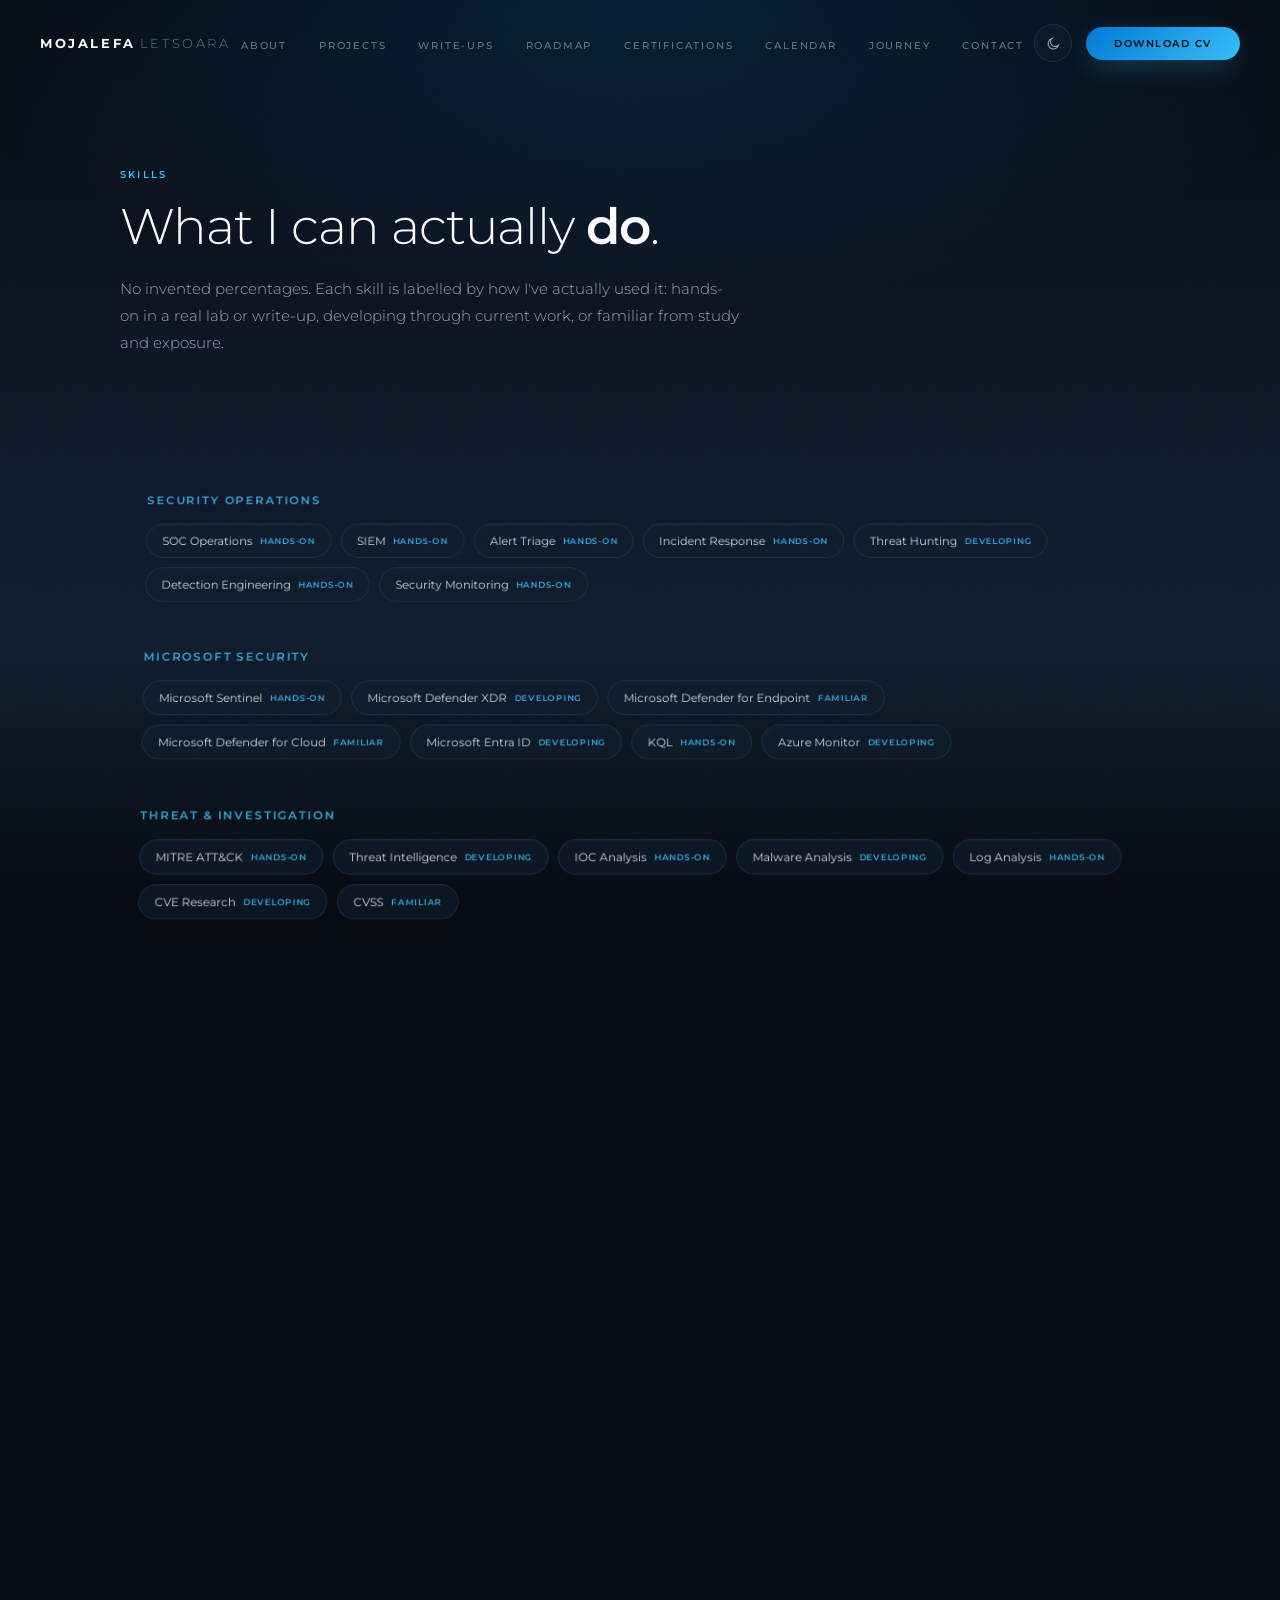
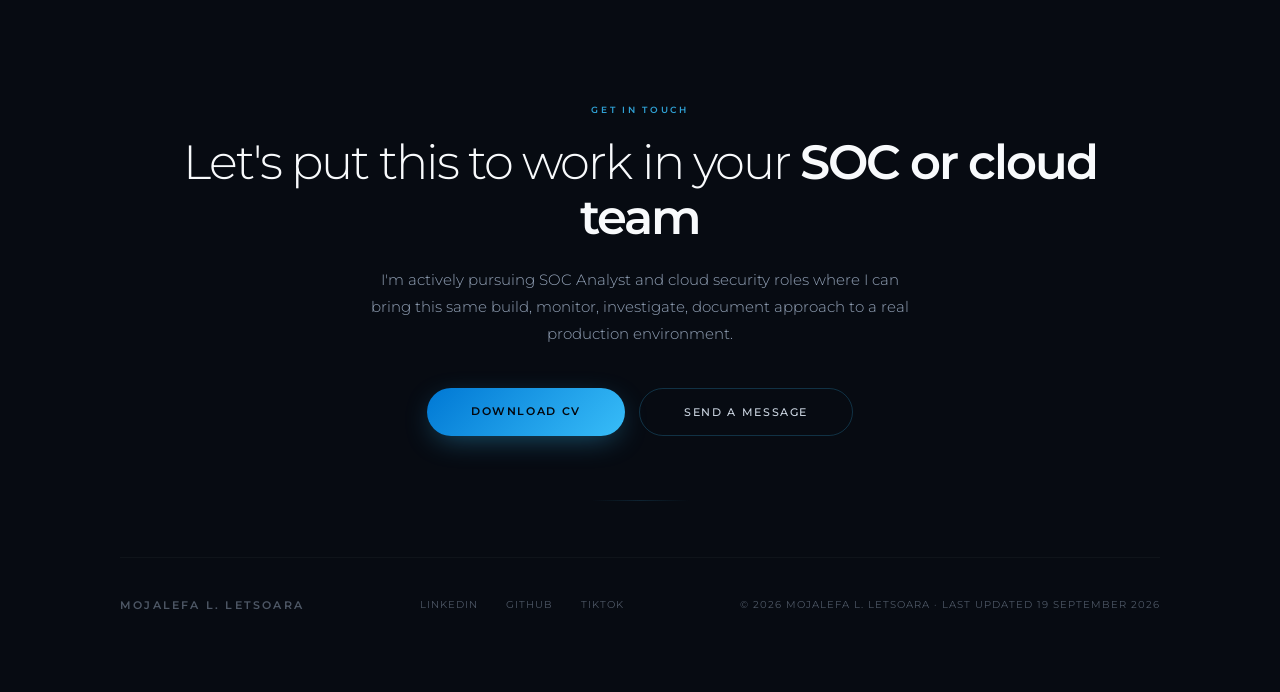
<file: skills.html>
<!DOCTYPE html>
<html lang="en">
<head>
<meta charset="UTF-8">
<meta name="viewport" content="width=device-width, initial-scale=1.0">
<title>Skills | Mojalefa L. Letsoara</title>
<meta name="description" content="Practical security operations, Microsoft Security, threat and investigation, networking and cloud skills, each labelled by real usage rather than invented percentages.">
<meta name="author" content="Mojalefa L. Letsoara">
<meta name="robots" content="index, follow">

<meta property="og:type" content="website">
<meta property="og:title" content="Skills | Mojalefa L. Letsoara">
<meta property="og:description" content="What I can actually do, labelled by how I've actually used it.">
<meta property="og:url" content="https://justjeff211.github.io/skills.html">
<meta name="twitter:card" content="summary_large_image">
<meta name="twitter:title" content="Skills | Mojalefa L. Letsoara">
<meta name="twitter:description" content="What I can actually do, labelled by how I've actually used it.">

<link rel="icon" href="data:image/svg+xml,%3Csvg xmlns='http://www.w3.org/2000/svg' viewBox='0 0 24 24'%3E%3Crect width='24' height='24' rx='5' fill='%23070B12'/%3E%3Cpath d='M12 4 5 7v5c0 4.4 3 8.3 7 9 4-.7 7-4.6 7-9V7l-7-3Z' fill='none' stroke='%2338BDF8' stroke-width='1.6'/%3E%3C/svg%3E">

<link rel="preconnect" href="https://fonts.googleapis.com">
<link rel="preconnect" href="https://fonts.gstatic.com" crossorigin>
<link href="https://fonts.googleapis.com/css2?family=Montserrat:wght@200;300;400;500;600;700&display=swap" rel="stylesheet">

<link rel="stylesheet" href="css/style.css">
<link rel="stylesheet" href="css/extra.css">
<link rel="stylesheet" href="css/roadmap.css">
</head>
<body>

<div class="atmosphere" aria-hidden="true"></div>
<div class="grain" aria-hidden="true" style="background-image:url(&quot;data:image/svg+xml,%3Csvg xmlns='http://www.w3.org/2000/svg' width='200' height='200'%3E%3Cfilter id='n'%3E%3CfeTurbulence type='fractalNoise' baseFrequency='0.85' numOctaves='3'/%3E%3C/filter%3E%3Crect width='200' height='200' filter='url(%23n)'/%3E%3C/svg%3E&quot;)"></div>

<nav class="top-nav" id="top">
  <a href="index.html" class="nav-brand">Mojalefa<span>Letsoara</span></a>

  <ul class="nav-links">
    <li><a href="index.html#about">About</a></li>
    <li><a href="index.html#projects">Projects</a></li>
    <li><a href="writeups.html">Write-ups</a></li>
    <li><a href="roadmap.html">Roadmap</a></li>
    <li><a href="certifications.html">Certifications</a></li>
    <li><a href="calendar.html">Calendar</a></li>
    <li><a href="journey.html">Journey</a></li>
    <li><a href="index.html#contact">Contact</a></li>
  </ul>

  <div class="nav-utils">
    <button class="theme-toggle" data-theme-toggle aria-label="Toggle colour theme" aria-pressed="false">
      <svg class="icon-sun" viewBox="0 0 24 24" fill="none" stroke="currentColor" stroke-width="1.8"><circle cx="12" cy="12" r="4"/><path d="M12 2v2M12 20v2M4.9 4.9l1.4 1.4M17.7 17.7l1.4 1.4M2 12h2M20 12h2M4.9 19.1l1.4-1.4M17.7 6.3l1.4-1.4"/></svg>
      <svg class="icon-moon" viewBox="0 0 24 24" fill="none" stroke="currentColor" stroke-width="1.8"><path d="M20 14.5A8.5 8.5 0 1 1 9.5 4a7 7 0 0 0 10.5 10.5Z"/></svg>
    </button>

    <a href="assets/cv/Mojalefa-Letsoara-CV.pdf" class="nav-cta" download>Download CV</a>

    <button class="nav-toggle" aria-label="Open menu" aria-expanded="false">
      <span class="toggle-bar"></span>
      <span class="toggle-bar"></span>
    </button>
  </div>
</nav>

<div class="mobile-menu">
  <div class="mobile-menu-inner">
    <div class="mobile-menu-links">
      <a href="index.html#about" class="mobile-menu-link" data-index="01">About</a>
      <a href="index.html#projects" class="mobile-menu-link" data-index="02">Projects</a>
      <a href="writeups.html" class="mobile-menu-link" data-index="03">Write-ups</a>
      <a href="roadmap.html" class="mobile-menu-link" data-index="04">Roadmap</a>
      <a href="certifications.html" class="mobile-menu-link" data-index="05">Certifications</a>
      <a href="calendar.html" class="mobile-menu-link" data-index="06">Calendar</a>
      <a href="journey.html" class="mobile-menu-link" data-index="07">Journey</a>
      <a href="index.html#contact" class="mobile-menu-link" data-index="08">Contact</a>
    </div>
    <div class="mobile-menu-footer">
      <a href="https://www.linkedin.com/in/mojalefa-l-letsoara283b5a211/" target="_blank" rel="noopener">LinkedIn</a>
      <a href="https://github.com/Justjeff211" target="_blank" rel="noopener">GitHub</a>
      <a href="https://www.tiktok.com/@justjeff211" target="_blank" rel="noopener">TikTok</a>
      <button class="theme-toggle" data-theme-toggle aria-label="Toggle colour theme" aria-pressed="false">
        <svg class="icon-sun" viewBox="0 0 24 24" fill="none" stroke="currentColor" stroke-width="1.8"><circle cx="12" cy="12" r="4"/><path d="M12 2v2M12 20v2M4.9 4.9l1.4 1.4M17.7 17.7l1.4 1.4M2 12h2M20 12h2M4.9 19.1l1.4-1.4M17.7 6.3l1.4-1.4"/></svg>
        <svg class="icon-moon" viewBox="0 0 24 24" fill="none" stroke="currentColor" stroke-width="1.8"><path d="M20 14.5A8.5 8.5 0 1 1 9.5 4a7 7 0 0 0 10.5 10.5Z"/></svg>
      </button>
    </div>
  </div>
</div>


<header class="page-hero">
  <div class="main">
    <div class="page-hero-tag reveal">Skills</div>
    <h1 class="reveal reveal-d1">What I can actually <strong>do</strong>.</h1>
    <p class="page-hero-sub reveal reveal-d2">
      No invented percentages. Each skill is labelled by how I've actually used it: hands-on in a
      real lab or write-up, developing through current work, or familiar from study and exposure.
    </p>
  </div>
</header>

<section class="section" id="skills-list" style="padding-top:0;">
  <div class="main">
    <div class="skills-group reveal">
      <div class="skills-group-title">Security Operations</div>
      <div class="skills-row"><span class="skill-chip">SOC Operations <span class="lvl">Hands-on</span></span><span class="skill-chip">SIEM <span class="lvl">Hands-on</span></span><span class="skill-chip">Alert Triage <span class="lvl">Hands-on</span></span><span class="skill-chip">Incident Response <span class="lvl">Hands-on</span></span><span class="skill-chip">Threat Hunting <span class="lvl">Developing</span></span><span class="skill-chip">Detection Engineering <span class="lvl">Hands-on</span></span><span class="skill-chip">Security Monitoring <span class="lvl">Hands-on</span></span></div>
    </div>
    <div class="skills-group reveal">
      <div class="skills-group-title">Microsoft Security</div>
      <div class="skills-row"><span class="skill-chip">Microsoft Sentinel <span class="lvl">Hands-on</span></span><span class="skill-chip">Microsoft Defender XDR <span class="lvl">Developing</span></span><span class="skill-chip">Microsoft Defender for Endpoint <span class="lvl">Familiar</span></span><span class="skill-chip">Microsoft Defender for Cloud <span class="lvl">Familiar</span></span><span class="skill-chip">Microsoft Entra ID <span class="lvl">Developing</span></span><span class="skill-chip">KQL <span class="lvl">Hands-on</span></span><span class="skill-chip">Azure Monitor <span class="lvl">Developing</span></span></div>
    </div>
    <div class="skills-group reveal">
      <div class="skills-group-title">Threat &amp; Investigation</div>
      <div class="skills-row"><span class="skill-chip">MITRE ATT&amp;CK <span class="lvl">Hands-on</span></span><span class="skill-chip">Threat Intelligence <span class="lvl">Developing</span></span><span class="skill-chip">IOC Analysis <span class="lvl">Hands-on</span></span><span class="skill-chip">Malware Analysis <span class="lvl">Developing</span></span><span class="skill-chip">Log Analysis <span class="lvl">Hands-on</span></span><span class="skill-chip">CVE Research <span class="lvl">Developing</span></span><span class="skill-chip">CVSS <span class="lvl">Familiar</span></span></div>
    </div>
    <div class="skills-group reveal">
      <div class="skills-group-title">Networking</div>
      <div class="skills-row"><span class="skill-chip">TCP/IP <span class="lvl">Hands-on</span></span><span class="skill-chip">OSI <span class="lvl">Hands-on</span></span><span class="skill-chip">Subnetting <span class="lvl">Hands-on</span></span><span class="skill-chip">VLANs <span class="lvl">Familiar</span></span><span class="skill-chip">Inter-VLAN Routing <span class="lvl">Familiar</span></span><span class="skill-chip">Firewalls <span class="lvl">Hands-on</span></span><span class="skill-chip">IDS/IPS <span class="lvl">Developing</span></span><span class="skill-chip">NAC <span class="lvl">Familiar</span></span><span class="skill-chip">Wireless Networking <span class="lvl">Hands-on</span></span></div>
    </div>
    <div class="skills-group reveal">
      <div class="skills-group-title">Cloud</div>
      <div class="skills-row"><span class="skill-chip">Microsoft Azure <span class="lvl">Hands-on</span></span><span class="skill-chip">Cloud Security <span class="lvl">Developing</span></span><span class="skill-chip">Identity Security <span class="lvl">Developing</span></span><span class="skill-chip">Governance <span class="lvl">Familiar</span></span><span class="skill-chip">Monitoring <span class="lvl">Developing</span></span><span class="skill-chip">Azure Networking <span class="lvl">Developing</span></span></div>
    </div>
    <div class="skills-group reveal">
      <div class="skills-group-title">Automation &amp; Infrastructure</div>
      <div class="skills-row"><span class="skill-chip">Security Automation <span class="lvl">Developing</span></span><span class="skill-chip">Shuffle <span class="lvl">Developing</span></span></div>
    </div>
    <p class="metrics-note" style="margin-top:52px;">
      Hands-on: used directly in a published lab, project or write-up. Developing: actively
      building depth through current certification work or labs. Familiar: studied and understood,
      not yet applied in a project on this site.
    </p>
  </div>
</section>


<section class="footer-cta">
  <div class="main">
    <div class="reveal">
      <div class="section-tag" style="text-align:center;">Get in touch</div>
      <h2 class="section-title" style="text-align:center;">Let's put this to work in your <strong>SOC or cloud team</strong></h2>
      <p class="section-body" style="margin:0 auto;text-align:center;">
        I'm actively pursuing SOC Analyst and cloud security roles where I can bring this same
        build, monitor, investigate, document approach to a real production environment.
      </p>
      <div class="footer-ctas">
        <a href="assets/cv/Mojalefa-Letsoara-CV.pdf" class="btn-primary" download>Download CV</a>
        <a href="index.html#contact" class="btn-secondary">Send a Message</a>
      </div>
    </div>

    <div style="margin:64px 0 56px;"><div class="silk-divider"></div></div>

    <div class="footer-bar">
      <div class="footer-brand">Mojalefa L. Letsoara</div>
      <div class="footer-links">
        <a href="https://www.linkedin.com/in/mojalefa-l-letsoara283b5a211/" target="_blank" rel="noopener">LinkedIn</a>
        <a href="https://github.com/Justjeff211" target="_blank" rel="noopener">GitHub</a>
        <a href="https://www.tiktok.com/@justjeff211" target="_blank" rel="noopener">TikTok</a>
      </div>
      <div class="footer-credit">&copy; <span data-current-year>2026</span> Mojalefa L. Letsoara &middot; Last updated <span data-last-updated="2026-09-19"></span></div>
    </div>
  </div>
</section>

<a href="index.html#contact" class="sticky-cta" data-sticky-cta>
  <svg viewBox="0 0 24 24" fill="none" stroke="currentColor" stroke-width="2.5"><path d="M20 7 9 18l-5-5"/></svg>
  <span>Open to SOC & Cloud Security Roles</span>
</a>

<button class="back-to-top" aria-label="Back to top" data-back-to-top>
  <svg viewBox="0 0 24 24" fill="none" stroke="currentColor" stroke-width="2"><path d="M12 19V5M5 12l7-7 7 7"/></svg>
</button>

<script src="js/main.js"></script>
<script src="js/roadmap.js"></script>
</body>
</html>
</file>
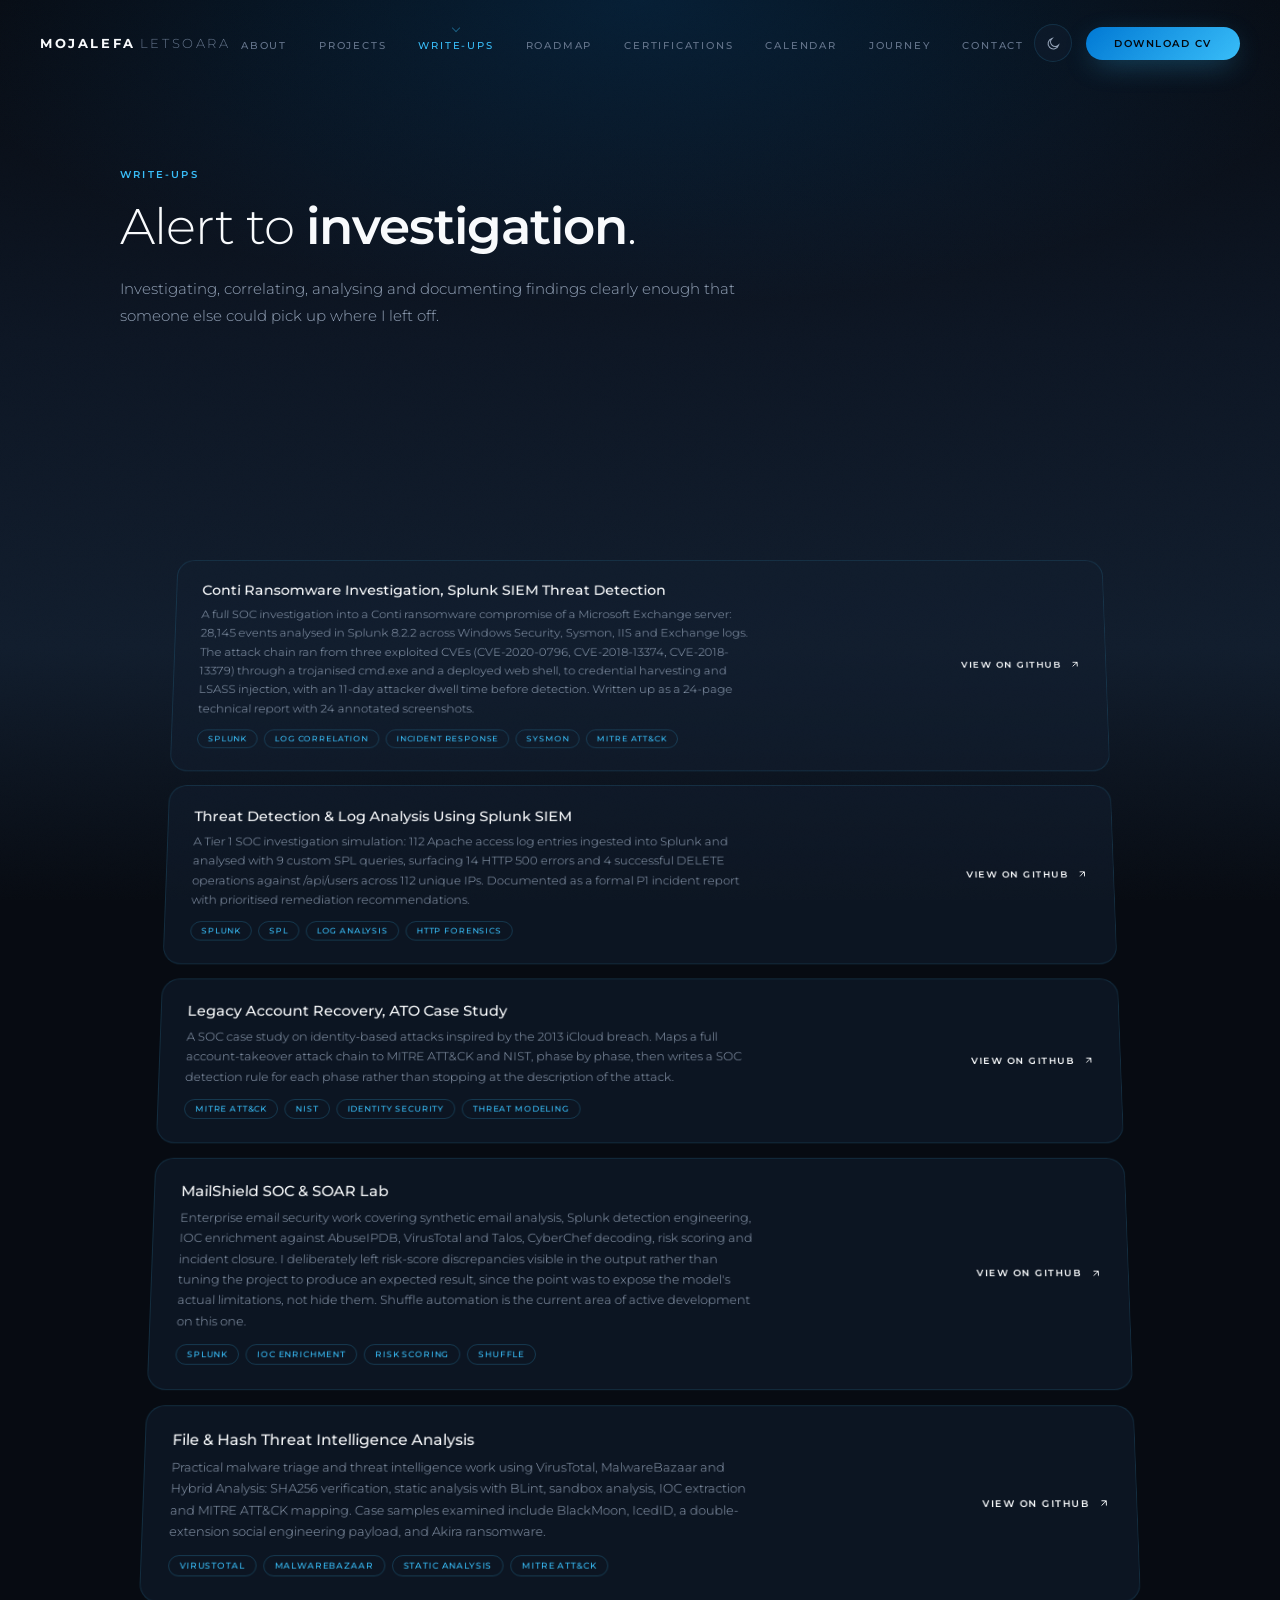
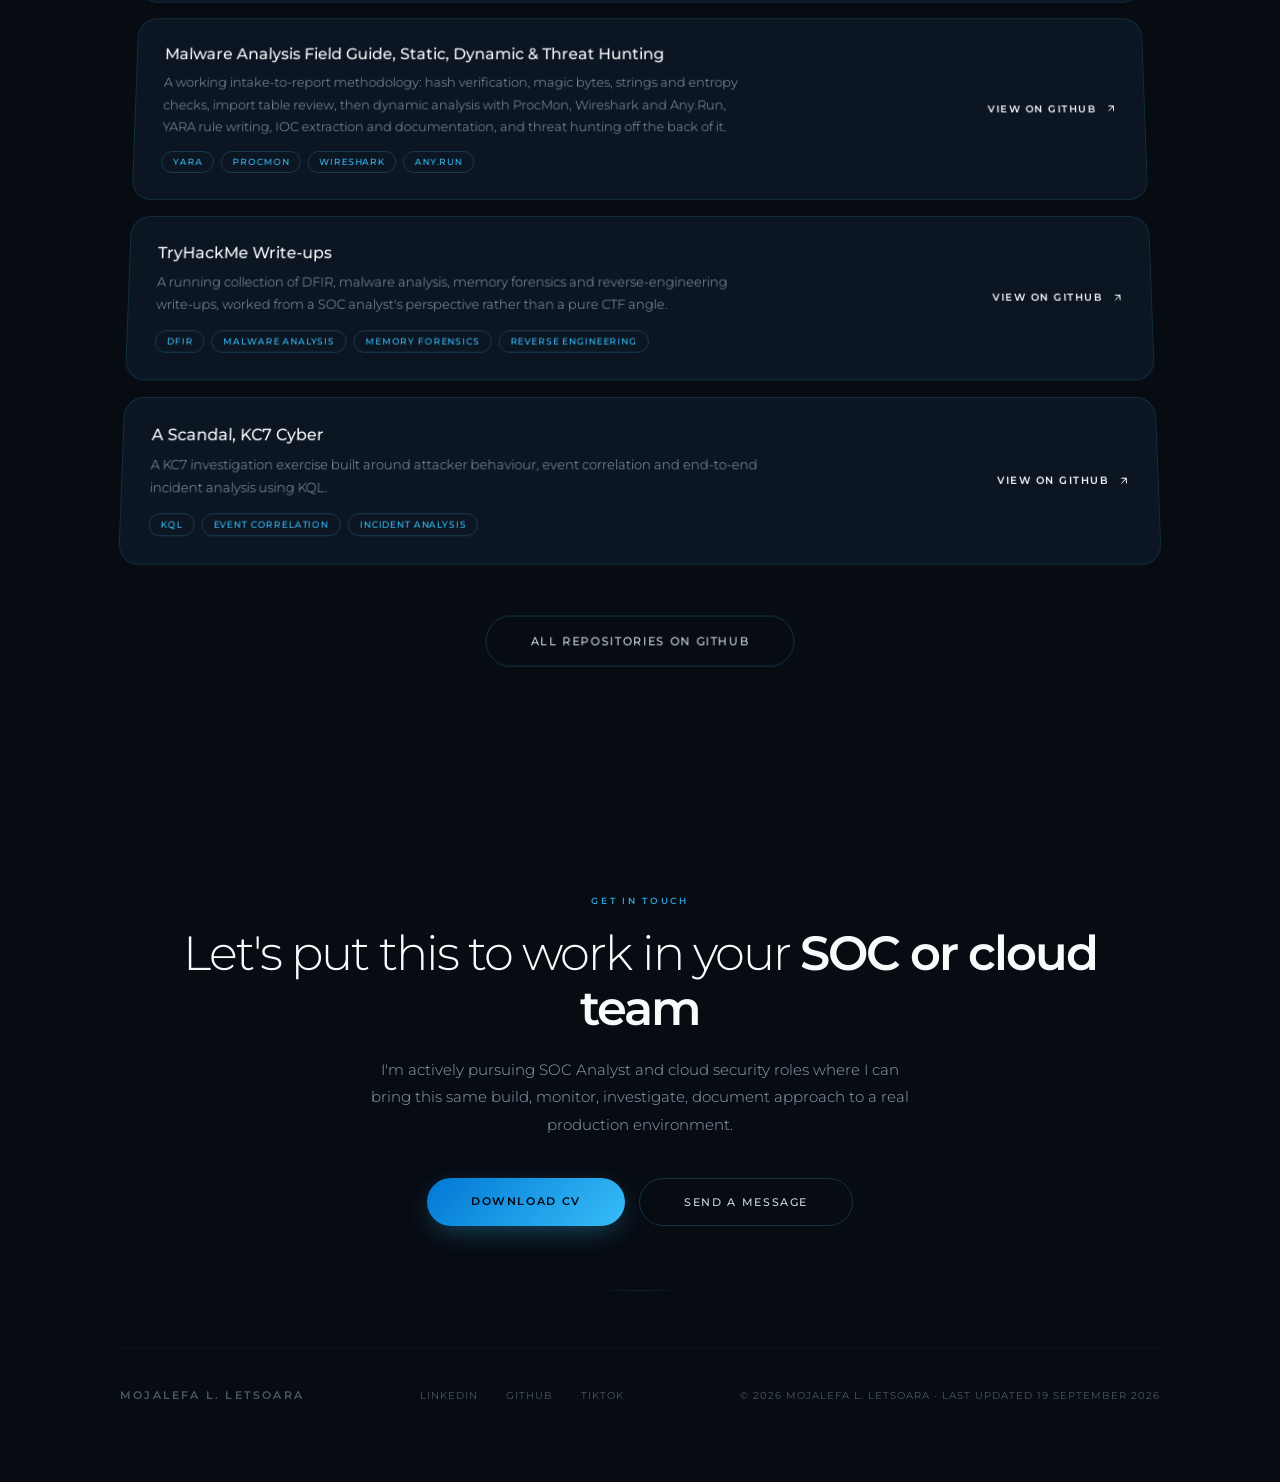
<file: writeups.html>
<!DOCTYPE html>
<html lang="en">
<head>
<meta charset="UTF-8">
<meta name="viewport" content="width=device-width, initial-scale=1.0">
<title>Write-ups | Mojalefa L. Letsoara</title>
<meta name="description" content="SOC investigations and write-ups: Conti ransomware, Splunk log analysis, MailShield SOC/SOAR, malware and file threat intelligence, and an account-takeover case study mapped to MITRE ATT&CK.">
<meta name="author" content="Mojalefa L. Letsoara">
<meta name="robots" content="index, follow">

<meta property="og:type" content="website">
<meta property="og:title" content="Write-ups | Mojalefa L. Letsoara">
<meta property="og:description" content="Investigating, correlating, analysing and documenting findings, published in full.">
<meta property="og:url" content="https://justjeff211.github.io/writeups.html">
<meta name="twitter:card" content="summary_large_image">
<meta name="twitter:title" content="Write-ups | Mojalefa L. Letsoara">
<meta name="twitter:description" content="Investigating, correlating, analysing and documenting findings, published in full.">

<link rel="icon" href="data:image/svg+xml,%3Csvg xmlns='http://www.w3.org/2000/svg' viewBox='0 0 24 24'%3E%3Crect width='24' height='24' rx='5' fill='%23070B12'/%3E%3Cpath d='M12 4 5 7v5c0 4.4 3 8.3 7 9 4-.7 7-4.6 7-9V7l-7-3Z' fill='none' stroke='%2338BDF8' stroke-width='1.6'/%3E%3C/svg%3E">

<link rel="preconnect" href="https://fonts.googleapis.com">
<link rel="preconnect" href="https://fonts.gstatic.com" crossorigin>
<link href="https://fonts.googleapis.com/css2?family=Montserrat:wght@200;300;400;500;600;700&display=swap" rel="stylesheet">

<link rel="stylesheet" href="css/style.css">
<link rel="stylesheet" href="css/extra.css">
<link rel="stylesheet" href="css/roadmap.css">
</head>
<body>

<div class="atmosphere" aria-hidden="true"></div>
<div class="grain" aria-hidden="true" style="background-image:url(&quot;data:image/svg+xml,%3Csvg xmlns='http://www.w3.org/2000/svg' width='200' height='200'%3E%3Cfilter id='n'%3E%3CfeTurbulence type='fractalNoise' baseFrequency='0.85' numOctaves='3'/%3E%3C/filter%3E%3Crect width='200' height='200' filter='url(%23n)'/%3E%3C/svg%3E&quot;)"></div>

<nav class="top-nav" id="top">
  <a href="index.html" class="nav-brand">Mojalefa<span>Letsoara</span></a>

  <ul class="nav-links">
    <li><a href="index.html#about">About</a></li>
    <li><a href="index.html#projects">Projects</a></li>
    <li><a href="writeups.html" class="active">Write-ups</a></li>
    <li><a href="roadmap.html">Roadmap</a></li>
    <li><a href="certifications.html">Certifications</a></li>
    <li><a href="calendar.html">Calendar</a></li>
    <li><a href="journey.html">Journey</a></li>
    <li><a href="index.html#contact">Contact</a></li>
  </ul>

  <div class="nav-utils">
    <button class="theme-toggle" data-theme-toggle aria-label="Toggle colour theme" aria-pressed="false">
      <svg class="icon-sun" viewBox="0 0 24 24" fill="none" stroke="currentColor" stroke-width="1.8"><circle cx="12" cy="12" r="4"/><path d="M12 2v2M12 20v2M4.9 4.9l1.4 1.4M17.7 17.7l1.4 1.4M2 12h2M20 12h2M4.9 19.1l1.4-1.4M17.7 6.3l1.4-1.4"/></svg>
      <svg class="icon-moon" viewBox="0 0 24 24" fill="none" stroke="currentColor" stroke-width="1.8"><path d="M20 14.5A8.5 8.5 0 1 1 9.5 4a7 7 0 0 0 10.5 10.5Z"/></svg>
    </button>

    <a href="assets/cv/Mojalefa-Letsoara-CV.pdf" class="nav-cta" download>Download CV</a>

    <button class="nav-toggle" aria-label="Open menu" aria-expanded="false">
      <span class="toggle-bar"></span>
      <span class="toggle-bar"></span>
    </button>
  </div>
</nav>

<div class="mobile-menu">
  <div class="mobile-menu-inner">
    <div class="mobile-menu-links">
      <a href="index.html#about" class="mobile-menu-link" data-index="01">About</a>
      <a href="index.html#projects" class="mobile-menu-link" data-index="02">Projects</a>
      <a href="writeups.html" class="mobile-menu-link" data-index="03">Write-ups</a>
      <a href="roadmap.html" class="mobile-menu-link" data-index="04">Roadmap</a>
      <a href="certifications.html" class="mobile-menu-link" data-index="05">Certifications</a>
      <a href="calendar.html" class="mobile-menu-link" data-index="06">Calendar</a>
      <a href="journey.html" class="mobile-menu-link" data-index="07">Journey</a>
      <a href="index.html#contact" class="mobile-menu-link" data-index="08">Contact</a>
    </div>
    <div class="mobile-menu-footer">
      <a href="https://www.linkedin.com/in/mojalefa-l-letsoara283b5a211/" target="_blank" rel="noopener">LinkedIn</a>
      <a href="https://github.com/Justjeff211" target="_blank" rel="noopener">GitHub</a>
      <a href="https://www.tiktok.com/@justjeff211" target="_blank" rel="noopener">TikTok</a>
      <button class="theme-toggle" data-theme-toggle aria-label="Toggle colour theme" aria-pressed="false">
        <svg class="icon-sun" viewBox="0 0 24 24" fill="none" stroke="currentColor" stroke-width="1.8"><circle cx="12" cy="12" r="4"/><path d="M12 2v2M12 20v2M4.9 4.9l1.4 1.4M17.7 17.7l1.4 1.4M2 12h2M20 12h2M4.9 19.1l1.4-1.4M17.7 6.3l1.4-1.4"/></svg>
        <svg class="icon-moon" viewBox="0 0 24 24" fill="none" stroke="currentColor" stroke-width="1.8"><path d="M20 14.5A8.5 8.5 0 1 1 9.5 4a7 7 0 0 0 10.5 10.5Z"/></svg>
      </button>
    </div>
  </div>
</div>


<header class="page-hero">
  <div class="main">
    <div class="page-hero-tag reveal">Write-ups</div>
    <h1 class="reveal reveal-d1">Alert to <strong>investigation</strong>.</h1>
    <p class="page-hero-sub reveal reveal-d2">
      Investigating, correlating, analysing and documenting findings clearly enough that someone
      else could pick up where I left off.
    </p>
  </div>
</header>

<section class="section" id="writeup-list" style="padding-top:0;">
  <div class="main">
    <div class="writeup-list">
      <a href="https://github.com/Justjeff211/conti-ransomware-writeup" class="writeup-row reveal" target="_blank" rel="noopener"><div>
          <div class="writeup-title">Conti Ransomware Investigation, Splunk SIEM Threat Detection</div>
          <div class="writeup-desc">A full SOC investigation into a Conti ransomware compromise of a Microsoft Exchange server: 28,145 events analysed in Splunk 8.2.2 across Windows Security, Sysmon, IIS and Exchange logs. The attack chain ran from three exploited CVEs (CVE-2020-0796, CVE-2018-13374, CVE-2018-13379) through a trojanised cmd.exe and a deployed web shell, to credential harvesting and LSASS injection, with an 11-day attacker dwell time before detection. Written up as a 24-page technical report with 24 annotated screenshots.</div>
          <ul class="writeup-tags"><li>Splunk</li><li>Log Correlation</li><li>Incident Response</li><li>Sysmon</li><li>MITRE ATT&amp;CK</li></ul>
        </div>
        <span class="tile-link" style="margin-top:0;">View on GitHub<svg viewBox="0 0 24 24" fill="none" stroke="currentColor" stroke-width="2"><path d="M7 17 17 7M7 7h10v10"/></svg></span></a>
      <a href="https://github.com/Justjeff211/Threat-Detection-Log-Analysis-Using-Splunk-SIEM" class="writeup-row reveal" target="_blank" rel="noopener"><div>
          <div class="writeup-title">Threat Detection &amp; Log Analysis Using Splunk SIEM</div>
          <div class="writeup-desc">A Tier 1 SOC investigation simulation: 112 Apache access log entries ingested into Splunk and analysed with 9 custom SPL queries, surfacing 14 HTTP 500 errors and 4 successful DELETE operations against /api/users across 112 unique IPs. Documented as a formal P1 incident report with prioritised remediation recommendations.</div>
          <ul class="writeup-tags"><li>Splunk</li><li>SPL</li><li>Log Analysis</li><li>HTTP Forensics</li></ul>
        </div>
        <span class="tile-link" style="margin-top:0;">View on GitHub<svg viewBox="0 0 24 24" fill="none" stroke="currentColor" stroke-width="2"><path d="M7 17 17 7M7 7h10v10"/></svg></span></a>
      <a href="https://github.com/Justjeff211/legacy-account-recovery-ato-case-study" class="writeup-row reveal" target="_blank" rel="noopener"><div>
          <div class="writeup-title">Legacy Account Recovery, ATO Case Study</div>
          <div class="writeup-desc">A SOC case study on identity-based attacks inspired by the 2013 iCloud breach. Maps a full account-takeover attack chain to MITRE ATT&amp;CK and NIST, phase by phase, then writes a SOC detection rule for each phase rather than stopping at the description of the attack.</div>
          <ul class="writeup-tags"><li>MITRE ATT&amp;CK</li><li>NIST</li><li>Identity Security</li><li>Threat Modeling</li></ul>
        </div>
        <span class="tile-link" style="margin-top:0;">View on GitHub<svg viewBox="0 0 24 24" fill="none" stroke="currentColor" stroke-width="2"><path d="M7 17 17 7M7 7h10v10"/></svg></span></a>
      <a href="https://github.com/Justjeff211/mailshield-soc-soar-lab" class="writeup-row reveal" target="_blank" rel="noopener"><div>
          <div class="writeup-title">MailShield SOC &amp; SOAR Lab</div>
          <div class="writeup-desc">Enterprise email security work covering synthetic email analysis, Splunk detection engineering, IOC enrichment against AbuseIPDB, VirusTotal and Talos, CyberChef decoding, risk scoring and incident closure. I deliberately left risk-score discrepancies visible in the output rather than tuning the project to produce an expected result, since the point was to expose the model's actual limitations, not hide them. Shuffle automation is the current area of active development on this one.</div>
          <ul class="writeup-tags"><li>Splunk</li><li>IOC Enrichment</li><li>Risk Scoring</li><li>Shuffle</li></ul>
        </div>
        <span class="tile-link" style="margin-top:0;">View on GitHub<svg viewBox="0 0 24 24" fill="none" stroke="currentColor" stroke-width="2"><path d="M7 17 17 7M7 7h10v10"/></svg></span></a>
      <div class="writeup-row reveal"><div>
          <div class="writeup-title">File &amp; Hash Threat Intelligence Analysis</div>
          <div class="writeup-desc">Practical malware triage and threat intelligence work using VirusTotal, MalwareBazaar and Hybrid Analysis: SHA256 verification, static analysis with BLint, sandbox analysis, IOC extraction and MITRE ATT&amp;CK mapping. Case samples examined include BlackMoon, IcedID, a double-extension social engineering payload, and Akira ransomware.</div>
          <ul class="writeup-tags"><li>VirusTotal</li><li>MalwareBazaar</li><li>Static Analysis</li><li>MITRE ATT&amp;CK</li></ul>
        </div>
        <span class="tile-link" style="margin-top:0;">View on GitHub<svg viewBox="0 0 24 24" fill="none" stroke="currentColor" stroke-width="2"><path d="M7 17 17 7M7 7h10v10"/></svg></span></div>
      <div class="writeup-row reveal"><div>
          <div class="writeup-title">Malware Analysis Field Guide, Static, Dynamic &amp; Threat Hunting</div>
          <div class="writeup-desc">A working intake-to-report methodology: hash verification, magic bytes, strings and entropy checks, import table review, then dynamic analysis with ProcMon, Wireshark and Any.Run, YARA rule writing, IOC extraction and documentation, and threat hunting off the back of it.</div>
          <ul class="writeup-tags"><li>YARA</li><li>ProcMon</li><li>Wireshark</li><li>Any.Run</li></ul>
        </div>
        <span class="tile-link" style="margin-top:0;">View on GitHub<svg viewBox="0 0 24 24" fill="none" stroke="currentColor" stroke-width="2"><path d="M7 17 17 7M7 7h10v10"/></svg></span></div>
      <a href="https://github.com/Justjeff211/TryHackMe-Writeups" class="writeup-row reveal" target="_blank" rel="noopener"><div>
          <div class="writeup-title">TryHackMe Write-ups</div>
          <div class="writeup-desc">A running collection of DFIR, malware analysis, memory forensics and reverse-engineering write-ups, worked from a SOC analyst's perspective rather than a pure CTF angle.</div>
          <ul class="writeup-tags"><li>DFIR</li><li>Malware Analysis</li><li>Memory Forensics</li><li>Reverse Engineering</li></ul>
        </div>
        <span class="tile-link" style="margin-top:0;">View on GitHub<svg viewBox="0 0 24 24" fill="none" stroke="currentColor" stroke-width="2"><path d="M7 17 17 7M7 7h10v10"/></svg></span></a>
      <a href="https://github.com/Justjeff211/A-Scandal-KC7Cyber" class="writeup-row reveal" target="_blank" rel="noopener"><div>
          <div class="writeup-title">A Scandal, KC7 Cyber</div>
          <div class="writeup-desc">A KC7 investigation exercise built around attacker behaviour, event correlation and end-to-end incident analysis using KQL.</div>
          <ul class="writeup-tags"><li>KQL</li><li>Event Correlation</li><li>Incident Analysis</li></ul>
        </div>
        <span class="tile-link" style="margin-top:0;">View on GitHub<svg viewBox="0 0 24 24" fill="none" stroke="currentColor" stroke-width="2"><path d="M7 17 17 7M7 7h10v10"/></svg></span></a>
    </div>

    <div style="text-align:center;margin-top:48px;" class="reveal">
      <a href="https://github.com/Justjeff211?tab=repositories" class="btn-secondary" target="_blank" rel="noopener">All Repositories on GitHub</a>
    </div>
  </div>
</section>


<section class="footer-cta">
  <div class="main">
    <div class="reveal">
      <div class="section-tag" style="text-align:center;">Get in touch</div>
      <h2 class="section-title" style="text-align:center;">Let's put this to work in your <strong>SOC or cloud team</strong></h2>
      <p class="section-body" style="margin:0 auto;text-align:center;">
        I'm actively pursuing SOC Analyst and cloud security roles where I can bring this same
        build, monitor, investigate, document approach to a real production environment.
      </p>
      <div class="footer-ctas">
        <a href="assets/cv/Mojalefa-Letsoara-CV.pdf" class="btn-primary" download>Download CV</a>
        <a href="index.html#contact" class="btn-secondary">Send a Message</a>
      </div>
    </div>

    <div style="margin:64px 0 56px;"><div class="silk-divider"></div></div>

    <div class="footer-bar">
      <div class="footer-brand">Mojalefa L. Letsoara</div>
      <div class="footer-links">
        <a href="https://www.linkedin.com/in/mojalefa-l-letsoara283b5a211/" target="_blank" rel="noopener">LinkedIn</a>
        <a href="https://github.com/Justjeff211" target="_blank" rel="noopener">GitHub</a>
        <a href="https://www.tiktok.com/@justjeff211" target="_blank" rel="noopener">TikTok</a>
      </div>
      <div class="footer-credit">&copy; <span data-current-year>2026</span> Mojalefa L. Letsoara &middot; Last updated <span data-last-updated="2026-09-19"></span></div>
    </div>
  </div>
</section>

<a href="index.html#contact" class="sticky-cta" data-sticky-cta>
  <svg viewBox="0 0 24 24" fill="none" stroke="currentColor" stroke-width="2.5"><path d="M20 7 9 18l-5-5"/></svg>
  <span>Open to SOC & Cloud Security Roles</span>
</a>

<button class="back-to-top" aria-label="Back to top" data-back-to-top>
  <svg viewBox="0 0 24 24" fill="none" stroke="currentColor" stroke-width="2"><path d="M12 19V5M5 12l7-7 7 7"/></svg>
</button>

<script src="js/main.js"></script>
<script src="js/roadmap.js"></script>
</body>
</html>
</file>
<file: css/style.css>
/*
TemplateMo 621 Luminary
https://templatemo.com/tm-621-luminary
*/

*, *::before, *::after { margin: 0; padding: 0; box-sizing: border-box; }

:root {
  --base-deep: #0F1115;
  --base-mid: #161A20;
  --base-soft: #1C2128;
  --slate-warm: #6B7280;
  --slate-light: #9CA3AF;
  --graphite: #2A2E35;
  --graphite-soft: #3D424A;
  --ivory: #E5E7EB;
  --ivory-muted: #C9CDD4;
  --silver: #B0B8C4;
  --panel-bg: rgba(22, 26, 32, 0.55);
  --panel-border: rgba(156, 163, 175, 0.08);
  --silk-ease: cubic-bezier(0.16, 1, 0.3, 1);
}

html { scroll-behavior: smooth; font-size: 16px; scroll-padding-top: 80px; }

body {
  font-family: 'Montserrat', sans-serif;
  background: var(--base-deep);
  color: var(--ivory);
  overflow-x: hidden;
  -webkit-font-smoothing: antialiased;
}

/* ── Grain ── */
.grain {
  position: fixed; inset: 0; pointer-events: none; z-index: 9999;
  opacity: 0.028; mix-blend-mode: overlay;
}

/* ── BG ── */
.atmosphere {
  position: fixed; inset: 0; z-index: 0;
  background: linear-gradient(180deg, #0F1115 0%, #161A20 35%, #1C2128 70%, #0D0F13 100%);
}

/* ── Nav ── */
.top-nav {
  position: fixed; top: 0; left: 0; right: 0; z-index: 600;
  display: flex; justify-content: space-between; align-items: center;
  padding: 24px 40px;
  transition: background 0.8s var(--silk-ease), padding 0.8s var(--silk-ease);
}
.top-nav.scrolled {
  background: rgba(15, 17, 21, 0.85);
  backdrop-filter: blur(20px); -webkit-backdrop-filter: blur(20px);
  padding: 16px 40px;
}
.nav-brand { font-size: 13px; font-weight: 700; letter-spacing: 0.2em; text-transform: uppercase; color: var(--ivory); text-decoration: none; }
.nav-brand span { font-weight: 300; color: var(--slate-warm); margin-left: 4px; }
.nav-links { display: flex; gap: 32px; list-style: none; align-items: center; }
.nav-links a {
  font-size: 10px; font-weight: 500; letter-spacing: 0.18em; text-transform: uppercase;
  color: var(--slate-warm); text-decoration: none; position: relative; padding: 14px 0 6px;
  transition: color 0.8s var(--silk-ease);
}
.nav-links a::after {
  content: ''; position: absolute; top: 0; left: 50%;
  width: 6px; height: 6px;
  border-right: 1px solid var(--silver); border-bottom: 1px solid var(--silver);
  transform: translateX(-50%) rotate(45deg) translateY(-8px);
  opacity: 0; transition: transform 0.8s var(--silk-ease), opacity 0.6s var(--silk-ease);
  pointer-events: none;
}
.nav-links a:hover { color: var(--ivory); }
.nav-links a:hover::after { opacity: 0.7; transform: translateX(-50%) rotate(45deg) translateY(0); }
.nav-links a.active { color: var(--ivory-muted); }
.nav-links a.active::after { opacity: 0.4; transform: translateX(-50%) rotate(45deg) translateY(0); }
.nav-cta {
  padding: 10px 28px; border-radius: 100px; font-family: inherit;
  font-size: 10px; font-weight: 600; letter-spacing: 0.15em; text-transform: uppercase;
  background: linear-gradient(135deg, var(--silver), var(--slate-light));
  color: var(--base-deep); border: none; cursor: pointer; text-decoration: none;
  transition: transform 0.8s var(--silk-ease), box-shadow 0.8s var(--silk-ease);
}
.nav-cta:hover { transform: scale(1.03); box-shadow: 0 6px 30px rgba(176,184,196,0.15); }

/* ── Hamburger ── */
.nav-toggle {
  display: none; background: none; border: none; cursor: pointer;
  width: 32px; height: 24px; position: relative; padding: 0;
}
.toggle-bar {
  display: block; width: 100%; height: 1.5px; background: var(--ivory);
  position: absolute; left: 0;
  transition: transform 0.6s var(--silk-ease), top 0.6s var(--silk-ease);
}
.toggle-bar:nth-child(1) { top: 6px; }
.toggle-bar:nth-child(2) { top: 16px; }
.nav-toggle.active .toggle-bar:nth-child(1) { top: 11px; transform: rotate(45deg); }
.nav-toggle.active .toggle-bar:nth-child(2) { top: 11px; transform: rotate(-45deg); }

/* ── Mobile Menu ── */
.mobile-menu {
  position: fixed; inset: 0; z-index: 550;
  pointer-events: none; opacity: 0; visibility: hidden;
  transition: opacity 0.6s var(--silk-ease), visibility 0.6s var(--silk-ease);
}
.mobile-menu.open { opacity: 1; visibility: visible; pointer-events: auto; }
.mobile-menu-inner {
  position: absolute; inset: 0;
  background: rgba(15, 17, 21, 0.94);
  backdrop-filter: blur(40px); -webkit-backdrop-filter: blur(40px);
  display: flex; flex-direction: column; justify-content: center;
  padding: 100px 40px 60px; overflow-y: auto;
}
.mobile-menu-links { display: flex; flex-direction: column; flex: 1; justify-content: center; }
.mobile-menu-link {
  display: flex; align-items: baseline; gap: 16px;
  font-size: clamp(1.6rem, 5vw, 2.6rem); font-weight: 300; letter-spacing: -0.02em;
  color: var(--ivory); text-decoration: none; padding: 14px 0;
  border-bottom: 1px solid rgba(156,163,175,0.06); position: relative;
  opacity: 0; transform: translateY(20px);
  transition: opacity 0.3s ease, transform 0.3s ease, color 0.6s var(--silk-ease);
}
.mobile-menu.open .mobile-menu-link {
  opacity: 1; transform: translateY(0);
  transition: opacity 0.5s var(--silk-ease), transform 0.5s var(--silk-ease), color 0.6s var(--silk-ease);
}
.mobile-menu.open .mobile-menu-link:nth-child(1) { transition-delay: 0.06s; }
.mobile-menu.open .mobile-menu-link:nth-child(2) { transition-delay: 0.12s; }
.mobile-menu.open .mobile-menu-link:nth-child(3) { transition-delay: 0.18s; }
.mobile-menu.open .mobile-menu-link:nth-child(4) { transition-delay: 0.24s; }
.mobile-menu.open .mobile-menu-link:nth-child(5) { transition-delay: 0.30s; }
.mobile-menu.open .mobile-menu-link:nth-child(6) { transition-delay: 0.36s; }
.mobile-menu.open .mobile-menu-link:nth-child(7) { transition-delay: 0.42s; }
.mobile-menu-link::before {
  content: attr(data-index); font-size: 10px; font-weight: 500;
  letter-spacing: 0.15em; color: var(--slate-warm); opacity: 0.4;
  min-width: 24px; font-variant-numeric: tabular-nums;
}
.mobile-menu-footer {
  display: flex; justify-content: space-between; align-items: center;
  padding-top: 24px; border-top: 1px solid rgba(156,163,175,0.06);
  opacity: 0; transition: opacity 0.3s ease;
}
.mobile-menu.open .mobile-menu-footer {
  opacity: 1; transition: opacity 0.5s var(--silk-ease) 0.45s;
}
.mobile-menu-footer a {
  font-size: 10px; font-weight: 400; letter-spacing: 0.1em; text-transform: uppercase;
  color: var(--slate-warm); opacity: 0.4; text-decoration: none;
}
body.menu-open { overflow: hidden; }
body.menu-open .top-nav { background: rgba(15,17,21,0.95); backdrop-filter: blur(20px); }

/* ── Side Panels ── */
.side-panel {
  position: fixed; top: 50%; transform: translateY(-50%);
  width: 56px; z-index: 100;
  display: flex; flex-direction: column; align-items: center;
  gap: 14px; padding: 24px 0;
}
.side-panel.left { left: 20px; }
.side-panel.right { right: 20px; }
.side-label {
  writing-mode: vertical-rl; text-orientation: mixed;
  font-size: 9px; font-weight: 500; letter-spacing: 0.25em; text-transform: uppercase;
  color: var(--slate-warm); opacity: 0.5;
}
.side-track {
  width: 1px; height: 160px;
  background: rgba(156,163,175,0.06); position: relative; border-radius: 1px;
}
.side-track-fill {
  position: absolute; top: 0; left: 0; width: 100%; height: 0%;
  background: linear-gradient(to bottom, var(--silver), rgba(176,184,196,0.15));
  border-radius: 1px; transition: height 1.2s var(--silk-ease);
}
.side-dot {
  width: 6px; height: 6px; border-radius: 50%;
  background: var(--slate-warm); opacity: 0.15;
  transition: opacity 0.8s var(--silk-ease), transform 0.8s var(--silk-ease), box-shadow 0.8s var(--silk-ease);
}
.side-dot.active {
  opacity: 0.8; background: var(--silver);
  box-shadow: 0 0 12px rgba(176,184,196,0.3); transform: scale(1.3);
}
.side-readout {
  font-size: 9px; font-weight: 400; letter-spacing: 0.1em;
  color: var(--slate-warm); opacity: 0.35;
  font-variant-numeric: tabular-nums;
}

/* ── Container ── */
.main { position: relative; z-index: 10; max-width: 1120px; margin: 0 auto; padding: 0 40px; }

/* ── Shared ── */
.section { padding: 120px 0; position: relative; }
.section-tag {
  font-size: 9px; font-weight: 600; letter-spacing: 0.3em; text-transform: uppercase;
  color: var(--slate-warm); opacity: 0.6; margin-bottom: 20px;
}
.section-title {
  font-size: clamp(2rem, 4vw, 3rem); font-weight: 300;
  letter-spacing: -0.04em; line-height: 1.15; color: var(--ivory); margin-bottom: 20px;
}
.section-title strong { font-weight: 600; }
.section-body {
  font-size: 0.95rem; font-weight: 300; line-height: 1.8; color: var(--slate-light); max-width: 540px;
}
.section-center { text-align: center; }
.section-center .section-body { margin: 0 auto; }

.silk-divider { width: 100px; height: 1px; background: linear-gradient(90deg, transparent, var(--panel-border), transparent); margin: 0 auto; }

.btn-primary {
  display: inline-block; padding: 16px 44px; border-radius: 100px;
  background: linear-gradient(135deg, var(--silver), var(--slate-light));
  color: var(--base-deep); font-family: inherit; font-size: 11px; font-weight: 600;
  letter-spacing: 0.15em; text-transform: uppercase; border: none; cursor: pointer;
  text-decoration: none;
  transition: transform 0.8s var(--silk-ease), box-shadow 0.8s var(--silk-ease);
}
.btn-primary:hover { transform: scale(1.02); box-shadow: 0 8px 40px rgba(176,184,196,0.18); }
.btn-secondary {
  display: inline-block; padding: 16px 44px; border-radius: 100px; background: transparent;
  color: var(--ivory-muted); font-family: inherit; font-size: 11px; font-weight: 500;
  letter-spacing: 0.15em; text-transform: uppercase;
  border: 1px solid var(--panel-border); cursor: pointer; text-decoration: none;
  transition: transform 0.8s var(--silk-ease), border-color 0.8s var(--silk-ease), background 0.8s var(--silk-ease);
}
.btn-secondary:hover { transform: scale(1.02); border-color: rgba(156,163,175,0.2); background: rgba(156,163,175,0.04); }

/* ── Reveal ── */
.reveal {
  opacity: 0; transform: translateY(36px);
  transition: opacity 1.2s var(--silk-ease), transform 1.2s var(--silk-ease);
}
.reveal.visible { opacity: 1; transform: translateY(0); }
.reveal-d1 { transition-delay: 0.1s; }
.reveal-d2 { transition-delay: 0.2s; }
.reveal-d3 { transition-delay: 0.3s; }
.reveal-d4 { transition-delay: 0.4s; }

/* ══════════════════════════════════
   HERO
   ══════════════════════════════════ */
.hero {
  min-height: 100vh; display: flex; flex-direction: column;
  justify-content: center; align-items: center; text-align: center;
  padding: 120px 0 80px; position: relative;
}
.hero-grid {
  position: absolute; bottom: 0; left: 50%; height: 80%;
  width: 100vw; transform: translateX(-50%);
  z-index: 0; pointer-events: none;
  --mx: 50%; --my: 50%;
  background-image:
    linear-gradient(to right, rgba(156,163,175,0.22) 1px, transparent 1px),
    linear-gradient(to bottom, rgba(156,163,175,0.22) 1px, transparent 1px);
  background-size: 120px 120px;
  background-position: center bottom;
  -webkit-mask-image:
    radial-gradient(circle 300px at var(--mx) var(--my), rgba(0,0,0,1) 0%, transparent 65%),
    linear-gradient(to bottom, transparent 0%, transparent 25%, rgba(0,0,0,0.1) 45%, rgba(0,0,0,0.25) 70%, rgba(0,0,0,0.4) 100%);
  mask-image:
    radial-gradient(circle 300px at var(--mx) var(--my), rgba(0,0,0,1) 0%, transparent 65%),
    linear-gradient(to bottom, transparent 0%, transparent 25%, rgba(0,0,0,0.1) 45%, rgba(0,0,0,0.25) 70%, rgba(0,0,0,0.4) 100%);
  -webkit-mask-composite: source-over;
  mask-composite: add;
}
.hero > *:not(.hero-grid) { position: relative; z-index: 1; }
.hero-badge {
  display: inline-flex; align-items: center; gap: 10px;
  padding: 10px 24px; border-radius: 100px;
  background: var(--panel-bg); border: 1px solid var(--panel-border);
  backdrop-filter: blur(20px); margin-bottom: 40px;
  opacity: 0; transform: translateY(16px);
  animation: fadeUp 1.2s var(--silk-ease) 0.2s forwards;
}
.hero-badge-dot {
  width: 6px; height: 6px; border-radius: 50%; background: var(--silver);
  box-shadow: 0 0 8px rgba(176,184,196,0.4); animation: pulse 3s ease-in-out infinite;
}
.hero-badge span { font-size: 10px; font-weight: 600; letter-spacing: 0.2em; text-transform: uppercase; color: var(--slate-light); }

.hero h1 {
  font-size: clamp(2.8rem, 6.5vw, 5.5rem); font-weight: 300;
  letter-spacing: -0.05em; line-height: 1;
  opacity: 0; transform: translateY(24px);
  animation: fadeUp 1.4s var(--silk-ease) 0.4s forwards;
}
.hero h1 em {
  font-style: normal; font-weight: 600;
  background: linear-gradient(135deg, var(--ivory), var(--silver), var(--slate-light));
  -webkit-background-clip: text; -webkit-text-fill-color: transparent; background-clip: text;
}
.hero-sub {
  font-size: clamp(0.85rem, 1.2vw, 1rem); font-weight: 300; line-height: 1.7;
  color: var(--slate-light); max-width: 520px; margin: 28px auto 48px;
  opacity: 0; transform: translateY(16px);
  animation: fadeUp 1.4s var(--silk-ease) 0.6s forwards;
}
.hero-ctas {
  display: flex; gap: 14px;
  opacity: 0; transform: translateY(16px);
  animation: fadeUp 1.4s var(--silk-ease) 0.8s forwards;
}
.hero-metrics {
  display: flex; justify-content: center; gap: 56px; margin-top: 72px;
  opacity: 0; transform: translateY(16px);
  animation: fadeUp 1.4s var(--silk-ease) 1s forwards;
}
.metric { text-align: center; }
.metric-value {
  font-size: clamp(1.8rem, 3vw, 2.6rem); font-weight: 300; letter-spacing: -0.04em;
  color: var(--ivory); line-height: 1; font-variant-numeric: tabular-nums;
}
.metric-value span { font-size: 0.5em; font-weight: 400; color: var(--slate-warm); vertical-align: super; margin-left: 2px; }
.metric-label { font-size: 9px; font-weight: 500; letter-spacing: 0.2em; text-transform: uppercase; color: var(--slate-warm); margin-top: 8px; }

@keyframes fadeUp { to { opacity: 1; transform: translateY(0); } }
@keyframes pulse { 0%,100% { opacity: 1; } 50% { opacity: 0.4; } }

/* ══════════════════════════════════
   LOGO TICKER
   ══════════════════════════════════ */
.logo-ticker {
  padding: 60px 0; border-top: 1px solid var(--panel-border); border-bottom: 1px solid var(--panel-border);
  overflow: hidden; position: relative; z-index: 10;
}
.logo-ticker-label {
  text-align: center; font-size: 9px; font-weight: 500; letter-spacing: 0.25em;
  text-transform: uppercase; color: var(--slate-warm); opacity: 0.5; margin-bottom: 32px;
}
.ticker-track {
  display: flex; width: max-content;
  animation: tickerScroll 30s linear infinite;
}
.ticker-track:hover { animation-play-state: paused; }
.ticker-item {
  flex-shrink: 0; padding: 0 40px; display: flex; align-items: center;
  font-size: 14px; font-weight: 600; letter-spacing: 0.08em; text-transform: uppercase;
  color: var(--slate-warm); opacity: 0.3;
  transition: opacity 0.6s var(--silk-ease);
}
.ticker-item:hover { opacity: 0.7; }
.ticker-dot { width: 4px; height: 4px; border-radius: 50%; background: var(--slate-warm); opacity: 0.2; margin: 0 40px; flex-shrink: 0; }

@keyframes tickerScroll { to { transform: translateX(-50%); } }

/* ══════════════════════════════════
   FEATURE SHOWCASE
   ══════════════════════════════════ */
.feature {
  display: grid; grid-template-columns: 1fr 1fr; gap: 64px; align-items: center;
  padding: 72px 0;
}
.feature.reverse { direction: rtl; }
.feature.reverse > * { direction: ltr; }

.feature-visual {
  position: relative; height: 320px; border-radius: 32px; overflow: hidden;
  background: var(--panel-bg); border: 1px solid var(--panel-border);
}
.feature-visual img {
  width: 100%; height: 100%; object-fit: cover; border-radius: inherit;
}
.feature-content {}
.feature-number {
  font-size: 3rem; font-weight: 200; letter-spacing: -0.04em;
  color: rgba(176,184,196,0.08); line-height: 1; margin-bottom: 12px;
  font-variant-numeric: tabular-nums;
}

/* ══════════════════════════════════
   PRICING
   ══════════════════════════════════ */
.pricing-toggle {
  display: flex; justify-content: center; align-items: center; gap: 16px;
  margin: 40px 0 56px;
}
.pricing-toggle-label {
  font-size: 11px; font-weight: 500; letter-spacing: 0.1em; text-transform: uppercase;
  color: var(--slate-warm); transition: color 0.6s var(--silk-ease);
}
.pricing-toggle-label.active { color: var(--ivory); }
.toggle-switch {
  width: 48px; height: 26px; border-radius: 100px; background: var(--graphite);
  border: 1px solid var(--panel-border); position: relative; cursor: pointer;
  transition: background 0.6s var(--silk-ease);
}
.toggle-switch::after {
  content: ''; position: absolute; top: 3px; left: 3px;
  width: 18px; height: 18px; border-radius: 50%;
  background: var(--silver); transition: transform 0.6s var(--silk-ease);
}
.toggle-switch.annual::after { transform: translateX(22px); }
.save-badge {
  font-size: 9px; font-weight: 600; letter-spacing: 0.15em; text-transform: uppercase;
  color: var(--silver); opacity: 0; transition: opacity 0.4s var(--silk-ease);
}
.save-badge.show { opacity: 1; }

.pricing-grid {
  display: grid; grid-template-columns: repeat(3, 1fr); gap: 20px;
}
.pricing-card {
  background: var(--panel-bg); border: 1px solid var(--panel-border); border-radius: 36px;
  padding: 44px 36px; backdrop-filter: blur(20px); -webkit-backdrop-filter: blur(20px);
  position: relative; overflow: hidden; display: flex; flex-direction: column;
  transition: transform 0.8s var(--silk-ease), box-shadow 0.8s var(--silk-ease);
}
.pricing-card::before {
  content: ''; position: absolute; inset: 0; border-radius: inherit;
  background: linear-gradient(160deg, rgba(210,215,220,0.02) 0%, transparent 40%);
  pointer-events: none; transition: opacity 0.8s var(--silk-ease); opacity: 0;
}
.pricing-card.featured {
  border-color: rgba(176,184,196,0.15);
  box-shadow: 0 0 60px rgba(176,184,196,0.04);
  padding-top: 60px;
}
.pricing-card.featured::before { opacity: 1; }
.pricing-card.featured .pricing-badge { display: inline-block; }

.pricing-badge {
  display: none; position: absolute; top: 12px; right: 20px;
  font-size: 8px; font-weight: 600; letter-spacing: 0.2em; text-transform: uppercase;
  padding: 5px 14px; border-radius: 100px;
  background: rgba(176,184,196,0.1); border: 1px solid rgba(176,184,196,0.12);
  color: var(--silver);
}

.pricing-tier {
  font-size: 10px; font-weight: 600; letter-spacing: 0.2em; text-transform: uppercase;
  color: var(--slate-warm); margin-bottom: 24px;
}

.pricing-prices { margin-bottom: 24px; }

.price-option {
  display: flex; align-items: baseline; justify-content: space-between;
  padding: 14px 0; border-bottom: 1px solid rgba(156,163,175,0.05);
  transition: opacity 0.6s var(--silk-ease);
  opacity: 0.35;
}
.price-option.active { opacity: 1; }

.price-option-left { display: flex; align-items: baseline; gap: 3px; }
.price-currency {
  font-size: 0.9rem; font-weight: 300; color: var(--slate-warm);
  transition: color 0.6s var(--silk-ease);
}
.price-amount {
  font-size: 2rem; font-weight: 300; letter-spacing: -0.04em; color: var(--slate-light);
  font-variant-numeric: tabular-nums;
  transition: font-size 0.6s var(--silk-ease), color 0.6s var(--silk-ease);
}
.price-period {
  font-size: 0.75rem; font-weight: 300; color: var(--slate-warm); margin-left: 2px;
  transition: color 0.6s var(--silk-ease);
}
.price-yearly {
  font-size: 0.72rem; font-weight: 400; color: var(--slate-warm);
  font-variant-numeric: tabular-nums;
  transition: color 0.6s var(--silk-ease);
}

/* Active state — emphasized */
.price-option.active .price-currency { color: var(--slate-light); }
.price-option.active .price-amount { font-size: 2.6rem; color: var(--ivory); }
.price-option.active .price-period { color: var(--slate-light); }
.price-option.active .price-yearly { color: var(--slate-light); }

.price-label {
  font-size: 8px; font-weight: 600; letter-spacing: 0.15em; text-transform: uppercase;
  color: var(--slate-warm); margin-bottom: 2px;
  transition: color 0.6s var(--silk-ease);
}
.price-option.active .price-label { color: var(--silver); }

.pricing-desc {
  font-size: 0.85rem; font-weight: 300; line-height: 1.6; color: var(--slate-light);
  margin-bottom: 28px; flex: 1;
}
.pricing-features { list-style: none; margin-bottom: 32px; }
.pricing-features li {
  font-size: 0.82rem; font-weight: 400; color: var(--slate-light);
  padding: 8px 0; border-bottom: 1px solid rgba(156,163,175,0.05);
  display: flex; align-items: center; gap: 10px;
}
.pricing-features li::before {
  content: ''; width: 4px; height: 4px; border-radius: 50%;
  background: var(--silver); opacity: 0.5; flex-shrink: 0;
}
.pricing-card .btn-primary, .pricing-card .btn-secondary { width: 100%; text-align: center; padding: 14px; }

/* ══════════════════════════════════
   TESTIMONIALS
   ══════════════════════════════════ */
.testimonials-grid {
  display: grid; grid-template-columns: repeat(3, 1fr); gap: 20px;
  margin-top: 56px;
}
.testimonial-card {
  background: var(--panel-bg); border: 1px solid var(--panel-border);
  border-radius: 28px; padding: 36px; backdrop-filter: blur(20px);
  transition: transform 0.8s var(--silk-ease);
}
.testimonial-quote {
  font-size: 0.9rem; font-weight: 300; line-height: 1.75; color: var(--slate-light);
  margin-bottom: 24px; font-style: italic;
}
.testimonial-author { display: flex; align-items: center; gap: 12px; }
.testimonial-avatar {
  width: 36px; height: 36px; border-radius: 50%;
  background: var(--graphite); border: 1px solid var(--panel-border);
  display: flex; align-items: center; justify-content: center;
  font-size: 12px; font-weight: 600; color: var(--slate-warm);
}
.testimonial-name { font-size: 0.8rem; font-weight: 500; color: var(--ivory); }
.testimonial-role { font-size: 0.72rem; font-weight: 300; color: var(--slate-warm); margin-top: 2px; }
.testimonial-card:nth-child(2) { transform: translateY(24px); }

/* ══════════════════════════════════
   INTEGRATIONS
   ══════════════════════════════════ */
.integrations-grid {
  display: grid; grid-template-columns: repeat(6, 1fr); gap: 16px; margin-top: 56px;
}
.integration-item {
  background: var(--panel-bg); border: 1px solid var(--panel-border);
  border-radius: 20px; padding: 28px 16px; text-align: center;
  backdrop-filter: blur(16px);
  transition: transform 0.8s var(--silk-ease), border-color 0.8s var(--silk-ease);
}
.integration-icon {
  width: 40px; height: 40px; margin: 0 auto 12px;
  border-radius: 10px; background: var(--graphite); border: 1px solid var(--panel-border);
  display: flex; align-items: center; justify-content: center;
  font-size: 16px; color: var(--slate-light);
}
.integration-name {
  font-size: 0.72rem; font-weight: 500; letter-spacing: 0.05em;
  color: var(--slate-light); text-transform: uppercase;
}

/* ══════════════════════════════════
   FAQ
   ══════════════════════════════════ */
.faq-list { max-width: 720px; margin: 48px auto 0; }
.faq-controls {
  display: flex; justify-content: flex-end; margin-bottom: 8px;
}
.faq-toggle-all {
  background: none; border: 1px solid var(--panel-border); border-radius: 100px;
  padding: 8px 20px; font-family: inherit;
  font-size: 9px; font-weight: 500; letter-spacing: 0.15em; text-transform: uppercase;
  color: var(--slate-warm); cursor: pointer;
  transition: color 0.6s var(--silk-ease), border-color 0.6s var(--silk-ease);
}
.faq-toggle-all:hover { color: var(--ivory); border-color: rgba(156,163,175,0.2); }
.faq-item {
  border-bottom: 1px solid var(--panel-border); overflow: hidden;
}
.faq-question {
  width: 100%; background: none; border: none; padding: 24px 0;
  display: flex; justify-content: space-between; align-items: center;
  cursor: pointer; font-family: inherit;
  font-size: 0.95rem; font-weight: 400; color: var(--ivory);
  text-align: left;
  transition: color 0.6s var(--silk-ease);
}
.faq-question:hover { color: var(--silver); }
.faq-icon {
  width: 20px; height: 20px; position: relative; flex-shrink: 0; margin-left: 20px;
}
.faq-icon::before, .faq-icon::after {
  content: ''; position: absolute; background: var(--slate-warm);
  transition: transform 0.6s var(--silk-ease), opacity 0.4s ease;
}
.faq-icon::before { width: 12px; height: 1px; top: 50%; left: 50%; transform: translate(-50%, -50%); }
.faq-icon::after { width: 1px; height: 12px; top: 50%; left: 50%; transform: translate(-50%, -50%); }
.faq-item.open .faq-icon::after { transform: translate(-50%, -50%) rotate(90deg); opacity: 0; }

.faq-answer {
  display: grid;
  grid-template-rows: 0fr;
  transition: grid-template-rows 1s var(--silk-ease);
}
.faq-answer-inner {
  overflow: hidden;
  padding: 0;
  font-size: 0.88rem; font-weight: 300; line-height: 1.8; color: var(--slate-light);
  transition: padding 0.8s var(--silk-ease);
}
.faq-item.open .faq-answer { grid-template-rows: 1fr; }
.faq-item.open .faq-answer-inner { padding: 0 0 24px; }

/* ══════════════════════════════════
   FOOTER CTA
   ══════════════════════════════════ */
.footer-cta { padding: 120px 0 80px; text-align: center; }
.footer-ctas { display: flex; justify-content: center; gap: 14px; margin-top: 40px; }
.footer-bar {
  display: flex; justify-content: space-between; align-items: center;
  padding-top: 40px; border-top: 1px solid rgba(156,163,175,0.06);
}
.footer-brand { font-size: 11px; font-weight: 600; letter-spacing: 0.2em; text-transform: uppercase; color: var(--slate-light); opacity: 0.5; }
.footer-links { display: flex; gap: 28px; flex-wrap: wrap; }
.footer-links a {
  font-size: 10px; font-weight: 400; letter-spacing: 0.1em; text-transform: uppercase;
  color: var(--slate-light); opacity: 0.5; text-decoration: none;
  transition: opacity 0.6s var(--silk-ease);
}
.footer-links a:hover { opacity: 0.8; }
.footer-credit {
  font-size: 10px; font-weight: 400; letter-spacing: 0.1em; text-transform: uppercase;
  color: var(--slate-light); opacity: 0.5;
}
.footer-credit a {
  color: var(--slate-light); text-decoration: none; text-transform: none; letter-spacing: 0.05em;
  transition: opacity 0.6s var(--silk-ease);
}
.footer-credit a:hover { opacity: 0.8; }

/* ══════════════════════════════════
   RESPONSIVE
   ══════════════════════════════════ */
@media (max-width: 1024px) {
  .main { padding: 0 32px; }
  .nav-links { display: none; }
  .nav-cta { display: none; }
  .nav-toggle { display: block; }
  .side-panel { display: none; }
  .feature { grid-template-columns: 1fr; gap: 40px; }
  .feature.reverse { direction: ltr; }
  .feature-visual { height: 260px; }
  .pricing-grid { grid-template-columns: 1fr; max-width: 440px; margin: 0 auto; }
  .testimonials-grid { grid-template-columns: 1fr; max-width: 520px; margin: 48px auto 0; }
  .testimonial-card:nth-child(2) { transform: none; }
  .integrations-grid { grid-template-columns: repeat(3, 1fr); }
}

@media (max-width: 768px) {
  .main { padding: 0 20px; }
  .top-nav { padding: 18px 20px; }
  .top-nav.scrolled { padding: 14px 20px; }
  .hero { min-height: 100svh; padding: 100px 0 60px; }
  .hero-metrics { flex-direction: column; gap: 28px; }
  .hero-ctas { flex-direction: column; align-items: center; }
  .btn-primary, .btn-secondary { width: 100%; max-width: 280px; text-align: center; }
  .section { padding: 80px 0; }
  .feature-visual { height: 240px; border-radius: 24px; }
  .pricing-card { padding: 32px 24px; border-radius: 28px; }
  .pricing-card.featured { padding-top: 52px; }
  .integrations-grid { grid-template-columns: repeat(2, 1fr); }
  .footer-bar { flex-direction: column; gap: 20px; text-align: center; }
  .footer-links { flex-wrap: wrap; justify-content: center; }
  .footer-ctas { flex-direction: column; align-items: center; }
  .mobile-menu-inner { padding: 90px 20px 40px; }
}

@media (max-width: 420px) {
  .hero h1 { font-size: 2.4rem; }
  .section-title { font-size: 1.7rem; }
  .integrations-grid { grid-template-columns: repeat(2, 1fr); }
  .mobile-menu-link { font-size: 1.4rem; }
}

@media (max-height: 540px) and (orientation: landscape) {
  .hero { min-height: auto; padding: 80px 0 40px; }
  .hero-metrics { flex-direction: row; gap: 36px; margin-top: 40px; }
  .section { padding: 60px 0; }
  .mobile-menu-inner { padding: 64px 32px 24px; justify-content: flex-start; }
  .mobile-menu-link { font-size: 1.2rem; padding: 8px 0; }
}

@media (hover: hover) and (pointer: fine) {
  .pricing-card:hover { transform: scale(1.01); box-shadow: 0 12px 60px rgba(0,0,0,0.15); }
  .pricing-card:hover::before { opacity: 1; }
  .testimonial-card:hover { transform: scale(1.01); }
  .testimonial-card:nth-child(2):hover { transform: translateY(24px) scale(1.01); }
  .integration-item:hover { transform: scale(1.04); border-color: rgba(156,163,175,0.15); }
}
@media (hover: none) {
  .pricing-card:hover, .testimonial-card:hover, .integration-item:hover { transform: none; }
}

/* Focus */
.btn-primary:focus-visible, .btn-secondary:focus-visible,
.nav-links a:focus-visible, .nav-toggle:focus-visible,
.mobile-menu-link:focus-visible, .faq-question:focus-visible,
.toggle-switch:focus-visible, .faq-toggle-all:focus-visible {
  outline: 2px solid var(--silver); outline-offset: 3px;
}
</file>
<file: css/extra.css>
/* =========================================================================
   MOJALEFA L. LETSOARA — theme, components and motion
   Loaded after css/style.css. Overrides the base palette to navy + cyan
   with red alert accents, and adds the components the base has no
   equivalent for.
   ========================================================================= */

/* ---------- Palette: navy, azure, cyan, red alerts ---------- */
:root {
  --base-deep: #070B12;
  --base-mid: #0D1624;
  --base-soft: #111D2D;

  --graphite: #16243A;
  --graphite-soft: #1E3050;

  --ivory: #F8FAFC;
  --ivory-muted: #CBD5E1;
  --slate-light: #94A3B8;
  --slate-warm: #64748B;

  --azure: #0078D4;
  --cyan: #38BDF8;
  --silver: #38BDF8;

  --alert-red: #F87171;
  --alert-red-strong: #EF4444;
  --ok-green: #4ADE80;

  --panel-bg: rgba(17, 29, 45, 0.58);
  --panel-border: rgba(56, 189, 248, 0.14);

  --glow-cyan: 0 0 32px rgba(56, 189, 248, 0.22);
  --glow-cyan-strong: 0 0 48px rgba(56, 189, 248, 0.38);
  --glow-red: 0 0 32px rgba(248, 113, 113, 0.28);
}

.atmosphere {
  background:
    radial-gradient(ellipse 90% 55% at 50% 0%, rgba(0, 120, 212, 0.18), transparent 62%),
    linear-gradient(180deg, #070B12 0%, #0D1624 38%, #111D2D 72%, #070B12 100%);
}

/* ---------- Accent overrides on base components ---------- */
.btn-primary, .nav-cta {
  background: linear-gradient(135deg, var(--azure), var(--cyan));
  color: #04070D;
  box-shadow: 0 8px 30px -8px rgba(56, 189, 248, 0.45);
}
.btn-primary:hover, .nav-cta:hover { box-shadow: 0 12px 44px -6px rgba(56, 189, 248, 0.6); }

.btn-secondary { border-color: rgba(56, 189, 248, 0.22); color: var(--ivory-muted); }
.btn-secondary:hover { border-color: var(--cyan); color: var(--cyan); background: rgba(56, 189, 248, 0.06); }

.hero h1 em {
  background: linear-gradient(135deg, #FFFFFF, var(--cyan), var(--azure));
  -webkit-background-clip: text; background-clip: text;
}
.hero-badge { border-color: rgba(56, 189, 248, 0.22); box-shadow: var(--glow-cyan); }
.hero-badge-dot { background: var(--ok-green); box-shadow: 0 0 10px rgba(74, 222, 128, 0.7); }
.hero-badge span { color: var(--cyan); }
.hero-grid {
  background-image:
    linear-gradient(to right, rgba(56, 189, 248, 0.20) 1px, transparent 1px),
    linear-gradient(to bottom, rgba(56, 189, 248, 0.20) 1px, transparent 1px);
}
.metric-value { text-shadow: 0 0 26px rgba(56, 189, 248, 0.28); }
.section-tag { color: var(--cyan); opacity: 0.85; }
.nav-links a::after { border-color: var(--cyan); }
.nav-links a.active { color: var(--cyan); }
.side-dot.active { background: var(--cyan); box-shadow: 0 0 14px rgba(56, 189, 248, 0.6); }
.side-track-fill { background: linear-gradient(to bottom, var(--cyan), rgba(0, 120, 212, 0.2)); }
.ticker-item { color: var(--ivory-muted); opacity: 0.4; }
.ticker-item:hover { opacity: 1; color: var(--cyan); }
.faq-question:hover { color: var(--cyan); }
.faq-item.open .faq-question { color: var(--cyan); }
.pricing-card.featured { border-color: rgba(56, 189, 248, 0.28); box-shadow: var(--glow-cyan); }
.pricing-badge { background: rgba(56, 189, 248, 0.12); border-color: rgba(56, 189, 248, 0.24); color: var(--cyan); }
.testimonial-avatar { background: rgba(56, 189, 248, 0.1); border-color: rgba(56, 189, 248, 0.22); color: var(--cyan); }
.integration-icon { background: rgba(56, 189, 248, 0.08); border-color: rgba(56, 189, 248, 0.16); color: var(--cyan); }
.integration-item:hover { border-color: rgba(56, 189, 248, 0.35); box-shadow: var(--glow-cyan); }

/* ---------- Light theme ---------- */
[data-theme="light"] {
  --base-deep: #FFFFFF;
  --base-mid: #F4F7FB;
  --base-soft: #E9EFF6;
  --graphite: #E4EBF3;
  --graphite-soft: #D2DCE8;
  --ivory: #070B12;
  --ivory-muted: #1E293B;
  --slate-light: #475569;
  --slate-warm: #64748B;
  --azure: #0060AA;
  --cyan: #0284C7;
  --silver: #0284C7;
  --alert-red: #DC2626;
  --alert-red-strong: #B91C1C;
  --ok-green: #16A34A;
  --panel-bg: rgba(255, 255, 255, 0.78);
  --panel-border: rgba(2, 132, 199, 0.16);
  --glow-cyan: 0 0 30px rgba(2, 132, 199, 0.12);
  --glow-cyan-strong: 0 0 44px rgba(2, 132, 199, 0.2);
  --glow-red: 0 0 30px rgba(220, 38, 38, 0.15);
}
[data-theme="light"] .atmosphere {
  background:
    radial-gradient(ellipse 90% 55% at 50% 0%, rgba(0, 120, 212, 0.1), transparent 62%),
    linear-gradient(180deg, #FFFFFF 0%, #F4F7FB 38%, #E9EFF6 72%, #FFFFFF 100%);
}
[data-theme="light"] .top-nav.scrolled { background: rgba(255, 255, 255, 0.9); }
[data-theme="light"] body.menu-open .top-nav { background: rgba(255, 255, 255, 0.96); }
[data-theme="light"] .mobile-menu-inner { background: rgba(248, 250, 252, 0.97); }
[data-theme="light"] .toggle-bar { background: var(--ivory); }
[data-theme="light"] .hero h1 em {
  background: linear-gradient(135deg, #070B12, #0060AA, #0284C7);
  -webkit-background-clip: text; background-clip: text;
}
[data-theme="light"] .hero-grid {
  background-image:
    linear-gradient(to right, rgba(2, 132, 199, 0.14) 1px, transparent 1px),
    linear-gradient(to bottom, rgba(2, 132, 199, 0.14) 1px, transparent 1px);
}
[data-theme="light"] .metric-value { text-shadow: none; }
[data-theme="light"] .btn-primary,
[data-theme="light"] .nav-cta,
[data-theme="light"] .sticky-cta { color: #FFFFFF; }
[data-theme="light"] .feature-number { color: rgba(7, 11, 18, 0.07); }
[data-theme="light"] .grain { opacity: 0.018; mix-blend-mode: multiply; }
/* Diagram canvases stay dark in both themes: they read as a console panel,
   and the diagram strokes are drawn for a dark background. */
[data-theme="light"] .tile-visual { background: #070B12; border-bottom-color: rgba(56, 189, 248, 0.2); }
[data-theme="light"] .tile-badge { background: rgba(7, 11, 18, 0.85); border-color: rgba(56, 189, 248, 0.35); color: #38BDF8; }
[data-theme="light"] .tile-badge.alert { border-color: rgba(248, 113, 113, 0.5); color: #F87171; }
[data-theme="light"] .tile-hours { background: rgba(7, 11, 18, 0.85); border-color: rgba(148, 163, 184, 0.3); color: #94A3B8; }

/* ---------- Theme toggle ---------- */
.theme-toggle {
  width: 38px; height: 38px; border-radius: 50%;
  display: inline-flex; align-items: center; justify-content: center;
  background: var(--panel-bg); border: 1px solid var(--panel-border);
  color: var(--slate-light); cursor: pointer; flex-shrink: 0;
  transition: color 0.8s var(--silk-ease), border-color 0.8s var(--silk-ease), transform 0.8s var(--silk-ease), box-shadow 0.8s var(--silk-ease);
}
.theme-toggle:hover { color: var(--cyan); border-color: var(--cyan); transform: scale(1.08); box-shadow: var(--glow-cyan); }
.theme-toggle svg { width: 15px; height: 15px; }
.theme-toggle .icon-sun { display: none; }
[data-theme="light"] .theme-toggle .icon-sun { display: block; }
[data-theme="light"] .theme-toggle .icon-moon { display: none; }
.nav-utils { display: flex; align-items: center; gap: 14px; }

/* ---------- 3D scroll motion ---------- */
.section, .logo-ticker { perspective: 1400px; perspective-origin: 50% 50%; }
.section > .main, .logo-ticker > .main { transform-style: preserve-3d; will-change: transform; }

/* ---------- Back to top ---------- */
.back-to-top {
  position: fixed; right: 24px; bottom: 24px; z-index: 700;
  width: 46px; height: 46px; border-radius: 50%;
  display: flex; align-items: center; justify-content: center;
  background: var(--panel-bg); border: 1px solid var(--panel-border);
  backdrop-filter: blur(20px); -webkit-backdrop-filter: blur(20px);
  color: var(--ivory-muted); cursor: pointer;
  opacity: 0; transform: translateY(16px); pointer-events: none;
  transition: opacity 0.8s var(--silk-ease), transform 0.8s var(--silk-ease), color 0.6s var(--silk-ease), border-color 0.6s var(--silk-ease), box-shadow 0.6s var(--silk-ease);
}
.back-to-top.visible { opacity: 1; transform: translateY(0); pointer-events: auto; }
.back-to-top:hover { color: var(--cyan); border-color: var(--cyan); box-shadow: var(--glow-cyan); }
.back-to-top svg { width: 17px; height: 17px; }

/* ---------- Sticky CTA ---------- */
.sticky-cta {
  position: fixed; left: 24px; bottom: 24px; z-index: 700;
  display: inline-flex; align-items: center; gap: 9px;
  padding: 13px 26px; border-radius: 100px;
  background: linear-gradient(135deg, var(--azure), var(--cyan));
  color: #04070D; text-decoration: none;
  font-size: 10px; font-weight: 600; letter-spacing: 0.15em; text-transform: uppercase;
  box-shadow: 0 8px 30px -8px rgba(56, 189, 248, 0.5);
  opacity: 0; transform: translateY(16px); pointer-events: none;
  transition: opacity 0.8s var(--silk-ease), transform 0.8s var(--silk-ease), box-shadow 0.8s var(--silk-ease);
}
.sticky-cta.visible { opacity: 1; transform: translateY(0); pointer-events: auto; }
.sticky-cta:hover { box-shadow: 0 12px 46px -6px rgba(56, 189, 248, 0.7); transform: translateY(-2px); }
.sticky-cta svg { width: 13px; height: 13px; }

/* =========================================================================
   FLOATING TILES  (projects, click to expand)
   ========================================================================= */
.tile-grid { display: grid; grid-template-columns: repeat(2, 1fr); gap: 22px; margin-top: 56px; }
.tile-grid .tile.wide { grid-column: 1 / -1; }

.tile {
  position: relative;
  background: var(--panel-bg);
  border: 1px solid var(--panel-border);
  border-radius: 28px;
  overflow: hidden;
  backdrop-filter: blur(20px); -webkit-backdrop-filter: blur(20px);
  display: flex; flex-direction: column;
  transition: transform 0.8s var(--silk-ease), border-color 0.8s var(--silk-ease), box-shadow 0.8s var(--silk-ease);
}
.tile::after {
  content: ''; position: absolute; inset: 0; border-radius: inherit; pointer-events: none;
  background: linear-gradient(160deg, rgba(56, 189, 248, 0.06) 0%, transparent 45%);
  opacity: 0; transition: opacity 0.8s var(--silk-ease);
}
.tile:hover {
  transform: translateY(-8px);
  border-color: rgba(56, 189, 248, 0.4);
  box-shadow: 0 26px 60px -28px rgba(0, 0, 0, 0.7), var(--glow-cyan);
}
.tile:hover::after { opacity: 1; }
.tile.is-open { border-color: rgba(56, 189, 248, 0.45); box-shadow: var(--glow-cyan-strong); }

.tile-visual {
  position: relative; height: 210px; background: rgba(7, 11, 18, 0.5);
  border-bottom: 1px solid var(--panel-border); overflow: hidden;
}
.tile.wide .tile-visual { height: 300px; }
.tile-visual svg { width: 100%; height: 100%; display: block; }
.tile-badge {
  position: absolute; top: 16px; left: 16px; z-index: 2;
  font-size: 8px; font-weight: 600; letter-spacing: 0.18em; text-transform: uppercase;
  padding: 6px 14px; border-radius: 100px;
  background: rgba(7, 11, 18, 0.75); border: 1px solid rgba(56, 189, 248, 0.3); color: var(--cyan);
  backdrop-filter: blur(10px);
}
.tile-badge.alert { border-color: rgba(248, 113, 113, 0.45); color: var(--alert-red); }
.tile-hours {
  position: absolute; top: 16px; right: 16px; z-index: 2;
  font-size: 8px; font-weight: 600; letter-spacing: 0.16em; text-transform: uppercase;
  padding: 6px 13px; border-radius: 100px;
  background: rgba(7, 11, 18, 0.75); border: 1px solid var(--panel-border); color: var(--slate-light);
  backdrop-filter: blur(10px);
}

.tile-body { padding: 30px 32px 26px; display: flex; flex-direction: column; flex: 1; }
.tile-title { font-size: 1.25rem; font-weight: 500; letter-spacing: -0.02em; color: var(--ivory); line-height: 1.3; }
.tile.wide .tile-title { font-size: clamp(1.4rem, 2.4vw, 1.9rem); }
.tile-lede { font-size: 0.86rem; font-weight: 300; line-height: 1.75; color: var(--slate-light); margin-top: 12px; }

.tile-toggle {
  margin-top: 22px; align-self: flex-start;
  display: inline-flex; align-items: center; gap: 9px;
  background: none; border: 1px solid var(--panel-border); border-radius: 100px;
  padding: 10px 20px; cursor: pointer; font-family: inherit;
  font-size: 9px; font-weight: 600; letter-spacing: 0.16em; text-transform: uppercase;
  color: var(--cyan);
  transition: border-color 0.6s var(--silk-ease), background 0.6s var(--silk-ease), box-shadow 0.6s var(--silk-ease);
}
.tile-toggle:hover { border-color: var(--cyan); background: rgba(56, 189, 248, 0.08); box-shadow: var(--glow-cyan); }
.tile-toggle svg { width: 11px; height: 11px; transition: transform 0.6s var(--silk-ease); }
.tile.is-open .tile-toggle svg { transform: rotate(180deg); }

.tile-detail { display: grid; grid-template-rows: 0fr; transition: grid-template-rows 1s var(--silk-ease); }
.tile-detail-inner { overflow: hidden; }
.tile.is-open .tile-detail { grid-template-rows: 1fr; }
.tile-detail p { font-size: 0.86rem; font-weight: 300; line-height: 1.8; color: var(--slate-light); padding-top: 22px; }
.tile-detail p + p { padding-top: 14px; }

.tile-tags { list-style: none; display: flex; flex-wrap: wrap; gap: 8px; padding-top: 20px; }
.tile-tags li {
  font-size: 9px; font-weight: 500; letter-spacing: 0.12em; text-transform: uppercase;
  color: var(--cyan); border: 1px solid rgba(56, 189, 248, 0.22);
  border-radius: 100px; padding: 6px 13px;
}
.tile-link {
  display: inline-flex; align-items: center; gap: 9px; margin-top: 22px; text-decoration: none;
  font-size: 10px; font-weight: 600; letter-spacing: 0.15em; text-transform: uppercase;
  color: var(--ivory); transition: color 0.6s var(--silk-ease), gap 0.6s var(--silk-ease);
}
.tile-link:hover { color: var(--cyan); gap: 14px; }
.tile-link svg { width: 12px; height: 12px; }

@media (max-width: 900px) {
  .tile-grid { grid-template-columns: 1fr; }
  .tile-body { padding: 26px 24px 24px; }
  .tile-visual, .tile.wide .tile-visual { height: 190px; }
}

/* ---------- Capabilities ---------- */
.cap-grid { display: grid; grid-template-columns: repeat(2, 1fr); gap: 20px; margin-top: 56px; }
.cap-card {
  background: var(--panel-bg); border: 1px solid var(--panel-border);
  border-radius: 28px; padding: 36px; backdrop-filter: blur(20px);
  transition: transform 0.8s var(--silk-ease), border-color 0.8s var(--silk-ease), box-shadow 0.8s var(--silk-ease);
}
.cap-card:hover {
  transform: translateY(-6px);
  border-color: rgba(56, 189, 248, 0.35);
  box-shadow: 0 22px 50px -26px rgba(0,0,0,0.7), var(--glow-cyan);
}
.cap-icon {
  width: 46px; height: 46px; border-radius: 13px; margin-bottom: 20px;
  display: flex; align-items: center; justify-content: center;
  background: rgba(56, 189, 248, 0.09); border: 1px solid rgba(56, 189, 248, 0.2); color: var(--cyan);
}
.cap-icon svg { width: 21px; height: 21px; }
.cap-num { font-size: 9px; font-weight: 600; letter-spacing: 0.25em; color: var(--slate-warm); display: block; margin-bottom: 14px; }
.cap-card h3 { font-size: 1.15rem; font-weight: 500; letter-spacing: -0.02em; color: var(--ivory); margin-bottom: 10px; }
.cap-card p { font-size: 0.85rem; font-weight: 300; line-height: 1.7; color: var(--slate-light); }
.cap-skills { list-style: none; display: flex; flex-wrap: wrap; gap: 8px; margin-top: 20px; }
.cap-skills li {
  font-size: 9px; font-weight: 500; letter-spacing: 0.1em; text-transform: uppercase;
  color: var(--slate-light); border: 1px solid var(--panel-border); border-radius: 6px; padding: 5px 10px;
}
@media (max-width: 768px) { .cap-grid { grid-template-columns: 1fr; } .cap-card { padding: 28px 24px; } }

/* ---------- Case study ---------- */
.case-panel {
  background: var(--panel-bg); border: 1px solid var(--panel-border);
  border-radius: 36px; padding: 44px; backdrop-filter: blur(20px); margin-top: 48px;
  box-shadow: var(--glow-cyan);
}
.case-meta { display: flex; flex-wrap: wrap; gap: 36px; padding-bottom: 28px; border-bottom: 1px solid var(--panel-border); }
.case-meta-item { font-size: 9px; font-weight: 600; letter-spacing: 0.2em; text-transform: uppercase; color: var(--slate-warm); }
.case-meta-item strong {
  display: block; margin-top: 7px; font-size: 0.9rem; font-weight: 400;
  letter-spacing: normal; text-transform: none; color: var(--ivory);
}
.case-meta-item.severity strong { color: var(--alert-red); text-shadow: var(--glow-red); }

.kill-chain { display: grid; grid-template-columns: repeat(5, 1fr); gap: 0; margin: 34px 0; }
.kill-step { padding: 0 20px; border-right: 1px dashed var(--panel-border); position: relative; }
.kill-step:first-child { padding-left: 0; }
.kill-step:last-child { border-right: none; padding-right: 0; }
.kill-step-dot {
  width: 9px; height: 9px; border-radius: 50%; background: var(--alert-red);
  box-shadow: 0 0 12px rgba(248, 113, 113, 0.7); margin-bottom: 14px;
}
.kill-step:nth-child(4) .kill-step-dot,
.kill-step:nth-child(5) .kill-step-dot { background: var(--cyan); box-shadow: 0 0 12px rgba(56, 189, 248, 0.7); }
.kill-step-num { font-size: 9px; font-weight: 600; letter-spacing: 0.18em; text-transform: uppercase; color: var(--slate-warm); }
.kill-step-title { font-size: 0.9rem; font-weight: 500; color: var(--ivory); margin: 9px 0 7px; }
.kill-step-desc { font-size: 0.78rem; font-weight: 300; line-height: 1.65; color: var(--slate-light); }
.case-narrative { font-size: 0.9rem; font-weight: 300; line-height: 1.8; color: var(--slate-light); margin-top: 20px; }
.case-narrative strong { font-weight: 600; color: var(--ivory); }
@media (max-width: 900px) {
  .kill-chain { grid-template-columns: 1fr; gap: 24px; }
  .kill-step { padding: 0 0 20px; border-right: none; border-bottom: 1px dashed var(--panel-border); }
  .kill-step:last-child { border-bottom: none; padding-bottom: 0; }
  .case-panel { padding: 32px 24px; border-radius: 28px; }
}

/* ---------- Certifications ---------- */
.cert-row { display: flex; gap: 13px; align-items: flex-start; padding: 13px 0; border-bottom: 1px solid rgba(148, 163, 184, 0.08); }
.cert-row:last-child { border-bottom: none; }
.cert-icon {
  width: 30px; height: 30px; border-radius: 8px; flex-shrink: 0;
  display: flex; align-items: center; justify-content: center;
  background: rgba(56, 189, 248, 0.08); border: 1px solid rgba(56, 189, 248, 0.18); color: var(--cyan);
}
.cert-icon svg { width: 15px; height: 15px; }
.cert-body { min-width: 0; flex: 1; }
.cert-name { font-size: 0.82rem; font-weight: 500; color: var(--ivory); line-height: 1.45; }
.cert-meta { font-size: 0.7rem; font-weight: 300; color: var(--slate-warm); margin-top: 3px; }
.cert-verify {
  display: inline-flex; align-items: center; gap: 5px; margin-top: 6px; text-decoration: none;
  font-size: 8px; font-weight: 600; letter-spacing: 0.15em; text-transform: uppercase;
  color: var(--cyan); transition: gap 0.6s var(--silk-ease), text-shadow 0.6s var(--silk-ease);
}
.cert-verify:hover { gap: 9px; text-shadow: 0 0 14px rgba(56, 189, 248, 0.7); }
.cert-verify svg { width: 9px; height: 9px; }

/* ---------- Social cards ---------- */
.social-grid { display: grid; grid-template-columns: repeat(3, 1fr); gap: 20px; margin-top: 56px; }
.social-card {
  background: var(--panel-bg); border: 1px solid var(--panel-border);
  border-radius: 28px; padding: 36px; backdrop-filter: blur(20px);
  display: flex; flex-direction: column; gap: 14px; text-decoration: none;
  transition: transform 0.8s var(--silk-ease), border-color 0.8s var(--silk-ease), box-shadow 0.8s var(--silk-ease);
}
.social-card:hover {
  transform: translateY(-8px); border-color: rgba(56, 189, 248, 0.4);
  box-shadow: 0 26px 60px -28px rgba(0,0,0,0.7), var(--glow-cyan);
}
.social-icon {
  width: 44px; height: 44px; border-radius: 13px;
  display: flex; align-items: center; justify-content: center;
  background: rgba(56, 189, 248, 0.09); border: 1px solid rgba(56, 189, 248, 0.2); color: var(--cyan);
}
.social-icon svg { width: 20px; height: 20px; }
.social-card h4 { font-size: 1rem; font-weight: 500; color: var(--ivory); letter-spacing: -0.01em; }
.social-card p { font-size: 0.82rem; font-weight: 300; line-height: 1.7; color: var(--slate-light); flex: 1; }
.social-link {
  display: inline-flex; align-items: center; gap: 8px;
  font-size: 10px; font-weight: 600; letter-spacing: 0.15em; text-transform: uppercase; color: var(--cyan);
}
.social-link svg { width: 12px; height: 12px; }
@media (max-width: 900px) { .social-grid { grid-template-columns: 1fr; } }

/* ---------- Metrics ---------- */
.metric-band { display: grid; grid-template-columns: repeat(4, 1fr); gap: 32px; margin-top: 56px; text-align: center; }
.metrics-note { max-width: 800px; margin: 40px auto 0; text-align: center; font-size: 0.72rem; font-weight: 300; line-height: 1.85; color: var(--slate-warm); }
@media (max-width: 768px) { .metric-band { grid-template-columns: repeat(2, 1fr); gap: 40px 20px; } }

/* =========================================================================
   CONTACT
   ========================================================================= */
.contact-grid { display: grid; grid-template-columns: 0.85fr 1.15fr; gap: 28px; margin-top: 56px; align-items: start; }

.contact-aside {
  background: var(--panel-bg); border: 1px solid var(--panel-border);
  border-radius: 28px; padding: 36px; backdrop-filter: blur(20px);
}
.contact-aside h3 { font-size: 1.1rem; font-weight: 500; color: var(--ivory); margin-bottom: 12px; }
.contact-aside p { font-size: 0.85rem; font-weight: 300; line-height: 1.8; color: var(--slate-light); }
.contact-points { list-style: none; margin-top: 26px; }
.contact-points li {
  display: flex; align-items: flex-start; gap: 13px;
  padding: 15px 0; border-top: 1px solid var(--panel-border);
  font-size: 0.84rem; font-weight: 300; color: var(--slate-light); line-height: 1.6;
}
.contact-points svg { width: 15px; height: 15px; color: var(--cyan); flex-shrink: 0; margin-top: 3px; }
.contact-points strong { display: block; font-weight: 500; color: var(--ivory); font-size: 0.86rem; margin-bottom: 2px; }

.contact-form {
  background: var(--panel-bg); border: 1px solid var(--panel-border);
  border-radius: 28px; padding: 36px; backdrop-filter: blur(20px);
  box-shadow: var(--glow-cyan);
}
.field-row { display: grid; grid-template-columns: 1fr 1fr; gap: 16px; }
.field { margin-bottom: 18px; }
.field label {
  display: block; font-size: 9px; font-weight: 600; letter-spacing: 0.18em;
  text-transform: uppercase; color: var(--slate-warm); margin-bottom: 9px;
}
.field input, .field textarea {
  width: 100%; font-family: inherit; font-size: 0.9rem; font-weight: 300;
  color: var(--ivory); background: rgba(7, 11, 18, 0.4);
  border: 1px solid var(--panel-border); border-radius: 14px;
  padding: 14px 16px; outline: none;
  transition: border-color 0.6s var(--silk-ease), box-shadow 0.6s var(--silk-ease), background 0.6s var(--silk-ease);
}
[data-theme="light"] .field input, [data-theme="light"] .field textarea { background: rgba(255, 255, 255, 0.7); }
.field textarea { resize: vertical; min-height: 132px; line-height: 1.7; }
.field input::placeholder, .field textarea::placeholder { color: var(--slate-warm); opacity: 0.6; }
.field input:focus, .field textarea:focus { border-color: var(--cyan); box-shadow: var(--glow-cyan); }
.field input[aria-invalid="true"], .field textarea[aria-invalid="true"] {
  border-color: var(--alert-red); box-shadow: var(--glow-red);
}
.field.hp { position: absolute; left: -9999px; opacity: 0; pointer-events: none; }

.field-error {
  display: block; min-height: 14px; margin-top: 7px;
  font-size: 0.72rem; font-weight: 400; line-height: 1.5; color: var(--alert-red);
}
.field-error:empty { min-height: 0; margin-top: 0; }

.contact-form .btn-primary { width: 100%; text-align: center; margin-top: 6px; }
.form-status {
  margin-top: 16px; font-size: 0.82rem; font-weight: 300; line-height: 1.6;
  min-height: 22px; color: var(--slate-light);
}
.form-status.ok { color: var(--ok-green); }
.form-status.err { color: var(--alert-red); }
.form-note { margin-top: 14px; font-size: 0.72rem; font-weight: 300; color: var(--slate-warm); line-height: 1.7; }

@media (max-width: 900px) {
  .contact-grid { grid-template-columns: 1fr; }
  .field-row { grid-template-columns: 1fr; gap: 0; }
  .contact-aside, .contact-form { padding: 28px 24px; }
}

/* ---------- Reduced motion ---------- */
@media (prefers-reduced-motion: reduce) {
  html { scroll-behavior: auto; }
  .section > .main, .logo-ticker > .main { transform: none !important; }
  .ticker-track { animation: none; }
  .scan-line, .pulse-ring, .flow-dash { animation: none !important; }
  *, *::before, *::after {
    animation-duration: 0.01ms !important;
    animation-iteration-count: 1 !important;
    transition-duration: 0.01ms !important;
  }
}

/* ---------- Diagram animation ---------- */
@keyframes scanSweep { 0% { transform: translateY(-12%); opacity: 0; } 12% { opacity: 1; } 88% { opacity: 1; } 100% { transform: translateY(112%); opacity: 0; } }
.scan-line { animation: scanSweep 5.5s var(--silk-ease) infinite; transform-origin: center; }

@keyframes ringPulse { 0% { r: 14; opacity: 0.75; } 100% { r: 46; opacity: 0; } }
.pulse-ring { animation: ringPulse 3s ease-out infinite; }
.pulse-ring.d1 { animation-delay: 1s; }
.pulse-ring.d2 { animation-delay: 2s; }

@keyframes dashFlow { to { stroke-dashoffset: -60; } }
.flow-dash { stroke-dasharray: 6 8; animation: dashFlow 2.4s linear infinite; }
</file>
<file: css/roadmap.css>
/* =========================================================================
   MOJALEFA L. LETSOARA — roadmap, certifications, calendar, journey, skills
   Loaded after css/extra.css. Extends the existing palette and components
   rather than introducing a new visual language. No new colours are
   defined here beyond what extra.css already sets as CSS custom properties.
   ========================================================================= */

/* ---------- Sub-page hero (lighter than the homepage hero) ---------- */
.page-hero { padding: 168px 0 64px; }
.page-hero-tag { color: var(--cyan); opacity: 0.85; font-size: 10px; font-weight: 600; letter-spacing: 0.22em; text-transform: uppercase; margin-bottom: 18px; }
.page-hero h1 { font-size: clamp(2rem, 4.2vw, 3.1rem); font-weight: 300; letter-spacing: -0.02em; line-height: 1.12; color: var(--ivory); }
.page-hero h1 strong { font-weight: 600; }
.page-hero-sub { margin-top: 20px; max-width: 62ch; font-size: 0.95rem; font-weight: 300; line-height: 1.8; color: var(--slate-light); }
.page-hero-meta { margin-top: 28px; display: flex; gap: 14px; flex-wrap: wrap; align-items: center; }
.meta-pill {
  display: inline-flex; align-items: center; gap: 8px;
  padding: 8px 16px; border-radius: 100px;
  background: var(--panel-bg); border: 1px solid var(--panel-border);
  font-size: 10px; font-weight: 600; letter-spacing: 0.1em; text-transform: uppercase; color: var(--slate-light);
}
.meta-pill .dot { width: 6px; height: 6px; border-radius: 50%; background: var(--ok-green); box-shadow: 0 0 8px rgba(74, 222, 128, 0.6); }

/* ---------- Status pills (shared across roadmap, certifications, calendar) ---------- */
.status-pill {
  display: inline-flex; align-items: center; gap: 6px;
  font-size: 9px; font-weight: 600; letter-spacing: 0.14em; text-transform: uppercase;
  padding: 5px 12px; border-radius: 100px; white-space: nowrap;
}
.status-pill.completed { color: var(--ok-green); background: rgba(74, 222, 128, 0.1); border: 1px solid rgba(74, 222, 128, 0.28); }
.status-pill.in-progress { color: var(--cyan); background: rgba(56, 189, 248, 0.1); border: 1px solid rgba(56, 189, 248, 0.28); }
.status-pill.planned { color: var(--slate-light); background: rgba(148, 163, 184, 0.08); border: 1px solid rgba(148, 163, 184, 0.22); }
.status-pill.target { color: var(--slate-warm); background: transparent; border: 1px dashed rgba(148, 163, 184, 0.3); }

/* ---------- Flow diagram (Foundation -> Specialisation -> Projects -> Advanced) ---------- */
.flow-row { display: grid; grid-template-columns: repeat(4, 1fr); gap: 0; margin: 56px 0 8px; align-items: stretch; }
.flow-row-5 { grid-template-columns: repeat(5, 1fr); }
.flow-node {
  position: relative; background: var(--panel-bg); border: 1px solid var(--panel-border);
  border-radius: 20px; padding: 26px 20px; text-align: center; backdrop-filter: blur(20px);
  transition: border-color 0.8s var(--silk-ease), box-shadow 0.8s var(--silk-ease), transform 0.8s var(--silk-ease);
}
.flow-node:hover { border-color: rgba(56, 189, 248, 0.35); box-shadow: var(--glow-cyan); transform: translateY(-4px); }
.flow-node.current { border-color: rgba(56, 189, 248, 0.45); box-shadow: var(--glow-cyan-strong); }
.flow-node-num { font-size: 9px; font-weight: 600; letter-spacing: 0.2em; color: var(--slate-warm); display: block; margin-bottom: 10px; }
.flow-node h3 { font-size: 0.95rem; font-weight: 600; color: var(--ivory); margin-bottom: 8px; }
.flow-node p { font-size: 0.76rem; font-weight: 300; line-height: 1.6; color: var(--slate-light); }
.flow-connector { display: flex; align-items: center; justify-content: center; }
.flow-connector svg { width: 22px; height: 22px; color: var(--slate-warm); opacity: 0.6; }
@media (max-width: 900px) {
  .flow-row, .flow-row-5 { grid-template-columns: 1fr; gap: 14px; }
  .flow-connector { transform: rotate(90deg); margin: -2px 0; }
}

/* ---------- Checklist (Core Foundations, SOC Specialisation) ---------- */
.check-grid { display: grid; grid-template-columns: repeat(2, 1fr); gap: 14px; margin-top: 40px; }
.check-row {
  display: flex; align-items: center; gap: 14px;
  background: var(--panel-bg); border: 1px solid var(--panel-border);
  border-radius: 16px; padding: 18px 20px; backdrop-filter: blur(16px);
  transition: border-color 0.6s var(--silk-ease);
}
.check-row:hover { border-color: rgba(56, 189, 248, 0.3); }
.check-mark {
  width: 30px; height: 30px; border-radius: 50%; flex-shrink: 0;
  display: flex; align-items: center; justify-content: center;
  border: 1.5px solid var(--panel-border); color: var(--slate-warm);
}
.check-row[data-status="completed"] .check-mark { border-color: rgba(74, 222, 128, 0.4); color: var(--ok-green); background: rgba(74, 222, 128, 0.08); }
.check-row[data-status="in-progress"] .check-mark { border-color: rgba(56, 189, 248, 0.4); color: var(--cyan); background: rgba(56, 189, 248, 0.08); }
.check-mark svg { width: 14px; height: 14px; }
.check-label { flex: 1; font-size: 0.86rem; font-weight: 400; color: var(--ivory); }
@media (max-width: 768px) { .check-grid { grid-template-columns: 1fr; } }

/* ---------- Dashboard (Current Focus / Currently Building / Next Milestone) ---------- */
.dash-grid { display: grid; grid-template-columns: repeat(3, 1fr); gap: 20px; margin-top: 40px; }
.dash-grid-2 { grid-template-columns: repeat(2, 1fr); }
.dash-card {
  background: var(--panel-bg); border: 1px solid var(--panel-border);
  border-radius: 22px; padding: 30px 28px; backdrop-filter: blur(20px);
}
.dash-card-label { font-size: 9px; font-weight: 600; letter-spacing: 0.18em; text-transform: uppercase; color: var(--cyan); opacity: 0.85; margin-bottom: 16px; }
.dash-card ul { list-style: none; display: flex; flex-direction: column; gap: 10px; }
.dash-card li { font-size: 0.85rem; font-weight: 300; color: var(--ivory-muted); padding-left: 16px; position: relative; }
.dash-card li::before { content: ''; position: absolute; left: 0; top: 8px; width: 5px; height: 5px; border-radius: 50%; background: var(--cyan); }
.dash-card .dash-body { font-size: 0.85rem; font-weight: 300; line-height: 1.7; color: var(--ivory-muted); }
.dash-card .bullet-grid-2 { display: grid; grid-template-columns: repeat(2, 1fr); gap: 6px 16px; }
@media (max-width: 900px) { .dash-grid, .dash-grid-2 { grid-template-columns: 1fr; } .dash-card .bullet-grid-2 { grid-template-columns: 1fr; } }

/* ---------- Calendar (month cards) ---------- */
.cal-grid { display: grid; grid-template-columns: repeat(auto-fit, minmax(230px, 1fr)); gap: 18px; margin-top: 44px; }
.cal-card {
  background: var(--panel-bg); border: 1px solid var(--panel-border);
  border-radius: 20px; padding: 26px 24px; backdrop-filter: blur(20px);
}
.cal-card.is-now { border-color: rgba(56, 189, 248, 0.4); box-shadow: var(--glow-cyan); }
.cal-month { font-size: 0.72rem; font-weight: 600; letter-spacing: 0.16em; text-transform: uppercase; color: var(--slate-warm); margin-bottom: 4px; }
.cal-card.is-now .cal-month { color: var(--cyan); }
.cal-year { font-size: 1.3rem; font-weight: 300; color: var(--ivory); margin-bottom: 18px; }
.cal-entry { padding: 12px 0; border-top: 1px solid rgba(148, 163, 184, 0.1); }
.cal-entry:first-of-type { border-top: none; padding-top: 0; }
.cal-entry-title { font-size: 0.82rem; font-weight: 500; color: var(--ivory); margin-bottom: 6px; }
.cal-entry-status { margin-bottom: 4px; }

/* ---------- Cert timeline (full history page) ---------- */
.cert-timeline { margin-top: 48px; display: flex; flex-direction: column; }
.cert-t-row {
  display: grid; grid-template-columns: 120px 1fr auto; gap: 20px; align-items: center;
  padding: 20px 0; border-bottom: 1px solid rgba(148, 163, 184, 0.1);
}
.cert-t-row:last-child { border-bottom: none; }
.cert-t-date { font-size: 0.78rem; font-weight: 500; color: var(--slate-light); font-variant-numeric: tabular-nums; }
.cert-t-body .cert-t-name { font-size: 0.92rem; font-weight: 500; color: var(--ivory); margin-bottom: 4px; }
.cert-t-body .cert-t-provider { font-size: 0.74rem; font-weight: 300; color: var(--slate-warm); }
.cert-t-verify {
  display: inline-flex; align-items: center; gap: 7px; text-decoration: none;
  font-size: 9px; font-weight: 600; letter-spacing: 0.12em; text-transform: uppercase; color: var(--cyan);
  border: 1px solid rgba(56, 189, 248, 0.25); border-radius: 100px; padding: 8px 16px; white-space: nowrap;
  transition: border-color 0.5s var(--silk-ease), background 0.5s var(--silk-ease);
}
.cert-t-verify:hover { border-color: var(--cyan); background: rgba(56, 189, 248, 0.08); }
.cert-t-verify svg { width: 9px; height: 9px; }
@media (max-width: 700px) {
  .cert-t-row { grid-template-columns: 1fr; gap: 8px; }
  .cert-t-date { order: -1; }
}

/* ---------- Journey stat band + career timeline ---------- */
.journey-stats { display: grid; grid-template-columns: repeat(5, 1fr); gap: 20px; margin-top: 48px; text-align: center; }
@media (max-width: 900px) { .journey-stats { grid-template-columns: repeat(3, 1fr); } }
@media (max-width: 560px) { .journey-stats { grid-template-columns: repeat(2, 1fr); } }

.career-line { position: relative; margin-top: 60px; padding-left: 32px; }
.career-line::before { content: ''; position: absolute; left: 5px; top: 6px; bottom: 6px; width: 1px; background: linear-gradient(to bottom, var(--cyan), transparent); opacity: 0.3; }
.career-step { position: relative; padding-bottom: 40px; }
.career-step:last-child { padding-bottom: 0; }
.career-step::before {
  content: ''; position: absolute; left: -32px; top: 4px; width: 11px; height: 11px; border-radius: 50%;
  background: var(--base-deep); border: 2px solid var(--slate-warm);
}
.career-step.done::before { border-color: var(--ok-green); background: var(--ok-green); box-shadow: 0 0 10px rgba(74, 222, 128, 0.5); }
.career-step.current::before { border-color: var(--cyan); background: var(--cyan); box-shadow: 0 0 10px rgba(56, 189, 248, 0.6); }
.career-step-label { font-size: 9px; font-weight: 600; letter-spacing: 0.14em; text-transform: uppercase; color: var(--cyan); opacity: 0.8; margin-bottom: 6px; }
.career-step h3 { font-size: 1rem; font-weight: 500; color: var(--ivory); margin-bottom: 6px; }
.career-step p { font-size: 0.82rem; font-weight: 300; line-height: 1.7; color: var(--slate-light); max-width: 60ch; }

/* ---------- Skills ---------- */
.skills-group { margin-top: 52px; }
.skills-group:first-of-type { margin-top: 40px; }
.skills-group-title { font-size: 0.72rem; font-weight: 600; letter-spacing: 0.16em; text-transform: uppercase; color: var(--cyan); opacity: 0.85; margin-bottom: 18px; }
.skills-row { display: flex; flex-wrap: wrap; gap: 10px; }
.skill-chip {
  display: inline-flex; align-items: center; gap: 8px;
  padding: 10px 16px; border-radius: 100px;
  background: var(--panel-bg); border: 1px solid var(--panel-border);
  font-size: 0.78rem; font-weight: 400; color: var(--ivory-muted);
}
.skill-chip .lvl { font-size: 9px; font-weight: 600; letter-spacing: 0.08em; text-transform: uppercase; color: var(--cyan); opacity: 0.85; }

/* ---------- Write-up rows (lighter than full project tiles) ---------- */
.writeup-list { margin-top: 48px; display: flex; flex-direction: column; gap: 16px; }
.writeup-row {
  display: grid; grid-template-columns: 1fr auto; gap: 20px; align-items: center;
  background: var(--panel-bg); border: 1px solid var(--panel-border);
  border-radius: 20px; padding: 26px 28px; backdrop-filter: blur(16px);
  transition: border-color 0.6s var(--silk-ease), transform 0.6s var(--silk-ease);
  text-decoration: none;
}
.writeup-row:hover { border-color: rgba(56, 189, 248, 0.32); transform: translateY(-3px); }
.writeup-title { font-size: 1rem; font-weight: 500; color: var(--ivory); margin-bottom: 8px; }
.writeup-desc { font-size: 0.82rem; font-weight: 300; line-height: 1.7; color: var(--slate-light); max-width: 68ch; }
.writeup-tags { list-style: none; display: flex; flex-wrap: wrap; gap: 7px; margin-top: 14px; }
.writeup-tags li { font-size: 8.5px; font-weight: 500; letter-spacing: 0.1em; text-transform: uppercase; color: var(--cyan); border: 1px solid rgba(56, 189, 248, 0.22); border-radius: 100px; padding: 5px 11px; }
@media (max-width: 700px) { .writeup-row { grid-template-columns: 1fr; } }

/* ---------- Planned / Active / Proven progression indicator ---------- */
.stage-track { display: flex; align-items: center; margin-top: 12px; }
.stage-track .stage { display: flex; align-items: center; gap: 6px; }
.stage-track .stage-dot {
  width: 9px; height: 9px; border-radius: 50%; border: 2px solid var(--slate-warm); background: transparent;
  transition: background 0.5s var(--silk-ease), border-color 0.5s var(--silk-ease), box-shadow 0.5s var(--silk-ease);
}
.stage-track .stage-label { font-size: 8.5px; font-weight: 600; letter-spacing: 0.1em; text-transform: uppercase; color: var(--slate-warm); }
.stage-track .stage-line { width: 26px; height: 1px; background: rgba(148, 163, 184, 0.2); margin: 0 6px; }
.stage-track .stage.done .stage-dot { background: var(--ok-green); border-color: var(--ok-green); }
.stage-track .stage.done .stage-label { color: var(--ok-green); }
.stage-track .stage.current .stage-dot { background: var(--cyan); border-color: var(--cyan); box-shadow: 0 0 9px rgba(56, 189, 248, 0.55); }
.stage-track .stage.current .stage-label { color: var(--cyan); font-weight: 700; }
.stage-track.compact .stage-label { display: none; }
.stage-track.compact .stage-dot { width: 6px; height: 6px; }
.stage-track.compact .stage-line { width: 14px; margin: 0 4px; }

/* ---------- Score visual (replaces reflective "I don't have..." text) ---------- */
.score-visual { margin-top: 14px; }
.score-visual-row { display: flex; align-items: baseline; justify-content: space-between; margin-bottom: 6px; }
.score-visual-label { font-size: 8.5px; font-weight: 600; letter-spacing: 0.14em; text-transform: uppercase; color: var(--slate-warm); }
.score-visual-value { font-size: 0.82rem; font-weight: 600; color: var(--ivory); }
.score-visual-value .pass-mark { color: var(--slate-warm); font-weight: 400; }
.score-bar-track { height: 5px; border-radius: 3px; background: rgba(148, 163, 184, 0.14); overflow: hidden; position: relative; }
.score-bar-fill { height: 100%; background: linear-gradient(90deg, #f5a524, var(--cyan)); border-radius: 3px; }
.score-bar-mark { position: absolute; top: -2px; bottom: -2px; width: 2px; background: var(--ivory); opacity: 0.6; }

/* ---------- Micro-interaction: dash-card hover lift ---------- */
.dash-card { transition: border-color 0.5s var(--silk-ease), box-shadow 0.5s var(--silk-ease), transform 0.5s var(--silk-ease); }
.dash-card:hover { border-color: rgba(56, 189, 248, 0.3); box-shadow: var(--glow-cyan); transform: translateY(-3px); }

.cert-num {
  display: inline-flex; align-items: center; justify-content: center;
  width: 20px; height: 20px; border-radius: 50%; margin-right: 9px;
  font-size: 0.68rem; font-weight: 700; color: var(--cyan);
  border: 1px solid rgba(56, 189, 248, 0.35); background: rgba(56, 189, 248, 0.08);
  flex-shrink: 0;
}

/* ---------- 2027 flip cards ---------- */
.flip-grid { display: grid; grid-template-columns: repeat(2, 1fr); gap: 18px; margin-top: 40px; }
@media (max-width: 760px) { .flip-grid { grid-template-columns: 1fr; } }

.flip-card { perspective: 1400px; min-height: 460px; transition: transform 0.5s var(--silk-ease); }
.flip-card:hover { transform: translateY(-4px); }
.flip-card-inner {
  position: relative; width: 100%; height: 100%; min-height: 460px;
  transition: transform 0.7s cubic-bezier(0.4, 0.2, 0.2, 1); transform-style: preserve-3d;
}
.flip-card.is-flipped .flip-card-inner { transform: rotateY(180deg); }

.flip-card-front, .flip-card-back {
  position: absolute; inset: 0; backface-visibility: hidden; -webkit-backface-visibility: hidden;
  display: flex; flex-direction: column; border-radius: 22px; border: 1px solid var(--panel-border);
  background: var(--panel-bg); padding: 28px 26px; backdrop-filter: blur(20px);
}
.flip-card.is-flipped .flip-card-front { box-shadow: none; }
.flip-card:not(.is-flipped) .flip-card-front:hover { border-color: rgba(56, 189, 248, 0.3); box-shadow: var(--glow-cyan); }
.flip-card-back { transform: rotateY(180deg); }

.flip-num { font-size: 2.6rem; font-weight: 700; line-height: 1; color: var(--cyan); opacity: 0.9; }
.flip-code { font-size: 0.72rem; font-weight: 600; letter-spacing: 0.16em; text-transform: uppercase; color: var(--slate-warm); margin-top: 6px; }
.flip-name { font-family: var(--font-display, inherit); font-size: 1.15rem; font-weight: 600; color: var(--ivory); margin-top: 10px; line-height: 1.3; }
.flip-front-meta { margin-top: auto; display: flex; flex-direction: column; gap: 10px; }
.flip-price { font-size: 0.72rem; color: var(--slate-warm); }

.flip-trigger {
  display: inline-flex; align-items: center; justify-content: center; gap: 7px; margin-top: 16px;
  padding: 11px 18px; border-radius: 100px; border: 1px solid rgba(56, 189, 248, 0.3);
  background: rgba(56, 189, 248, 0.06); color: var(--cyan); font-size: 0.74rem; font-weight: 600;
  letter-spacing: 0.04em; cursor: pointer; transition: background 0.3s var(--silk-ease), border-color 0.3s var(--silk-ease);
  width: 100%;
}
.flip-trigger:hover { background: rgba(56, 189, 248, 0.14); border-color: rgba(56, 189, 248, 0.5); }
.flip-trigger:focus-visible { outline: 2px solid var(--cyan); outline-offset: 2px; }
.flip-trigger svg { width: 13px; height: 13px; }

.flip-back-label { font-size: 8.5px; font-weight: 700; letter-spacing: 0.16em; text-transform: uppercase; color: var(--cyan); margin-bottom: 10px; }
.flip-back-intro { font-size: 0.78rem; color: var(--ivory-muted); line-height: 1.6; margin-bottom: 12px; }
.flip-teaches-list { list-style: none; display: grid; grid-template-columns: repeat(2, 1fr); gap: 5px 14px; margin-bottom: auto; }
.flip-teaches-list li { font-size: 0.72rem; color: var(--ivory-muted); padding-left: 12px; position: relative; line-height: 1.45; }
.flip-teaches-list li::before { content: ''; position: absolute; left: 0; top: 6px; width: 4px; height: 4px; border-radius: 50%; background: var(--cyan); }
@media (max-width: 900px) { .flip-teaches-list { grid-template-columns: 1fr; } }

.flip-connection { margin-top: 14px; padding-top: 12px; border-top: 1px solid rgba(148, 163, 184, 0.1); }
.flip-connection-label { font-size: 8px; font-weight: 700; letter-spacing: 0.14em; text-transform: uppercase; color: var(--slate-warm); margin-bottom: 7px; }
.flip-connection-tags { list-style: none; display: flex; flex-wrap: wrap; gap: 6px; }
.flip-connection-tags li { font-size: 8.5px; font-weight: 500; letter-spacing: 0.06em; color: var(--cyan); border: 1px solid rgba(56, 189, 248, 0.22); border-radius: 100px; padding: 4px 10px; }
.flip-direction { font-size: 0.66rem; color: var(--slate-warm); margin-top: 10px; font-style: italic; }

/* Reduced motion: crossfade instead of 3D rotation, no rotateY at all */
@media (prefers-reduced-motion: reduce) {
  .flip-card-inner { transform: none !important; transition: none; }
  .flip-card-front, .flip-card-back { transition: opacity 0.3s ease; backface-visibility: visible; -webkit-backface-visibility: visible; }
  .flip-card-back { transform: none; opacity: 0; pointer-events: none; }
  .flip-card-front { opacity: 1; pointer-events: auto; }
  .flip-card.is-flipped .flip-card-front { opacity: 0; pointer-events: none; }
  .flip-card.is-flipped .flip-card-back { opacity: 1; pointer-events: auto; }
}

.cert-classification {
  display: inline-flex; align-items: center; font-size: 8.5px; font-weight: 600; letter-spacing: 0.1em;
  text-transform: uppercase; color: var(--slate-warm); border: 1px solid rgba(148, 163, 184, 0.2);
  border-radius: 100px; padding: 4px 10px; margin-right: 6px;
}
.cert-classification.professional { color: var(--cyan); border-color: rgba(56, 189, 248, 0.28); }
.cert-classification.micro { color: var(--ok-green); border-color: rgba(74, 222, 128, 0.28); }
.cert-classification.learning-path { color: var(--slate-light); border-color: rgba(148, 163, 184, 0.28); }

.domain-weights { margin-top: 14px; display: flex; flex-direction: column; gap: 9px; }
.domain-weights-label { font-size: 8.5px; font-weight: 600; letter-spacing: 0.14em; text-transform: uppercase; color: var(--slate-warm); margin-bottom: 4px; }
.domain-row { display: grid; grid-template-columns: 1fr auto; gap: 10px; align-items: baseline; font-size: 0.76rem; color: var(--ivory-muted); }
.domain-row .wt { font-family: inherit; font-size: 0.72rem; color: var(--cyan); font-weight: 500; white-space: nowrap; }
.domain-bar-track { height: 3px; border-radius: 2px; background: rgba(148, 163, 184, 0.12); margin-top: 3px; overflow: hidden; }
.domain-bar-fill { height: 100%; background: linear-gradient(90deg, var(--azure), var(--cyan)); border-radius: 2px; }
.domain-note { font-size: 0.68rem; color: var(--slate-warm); font-style: italic; margin-top: 2px; }

.resource-split { display: grid; grid-template-columns: repeat(2, 1fr); gap: 20px; margin-top: 14px; }
.resource-col-label { font-size: 8.5px; font-weight: 600; letter-spacing: 0.14em; text-transform: uppercase; margin-bottom: 8px; }
.resource-col-label.used { color: var(--cyan); }
.resource-col-label.rec { color: var(--slate-warm); }
.resource-col ul { list-style: none; display: flex; flex-direction: column; gap: 6px; }
.resource-col li { font-size: 0.76rem; color: var(--ivory-muted); padding-left: 13px; position: relative; }
.resource-col li::before { content: ''; position: absolute; left: 0; top: 7px; width: 4px; height: 4px; border-radius: 50%; background: var(--slate-warm); }
.resource-col.used li::before { background: var(--cyan); }
@media (max-width: 700px) { .resource-split { grid-template-columns: 1fr; } }

.cert-project-link {
  display: block; margin-top: 14px; font-size: 0.76rem; color: var(--cyan); line-height: 1.6;
  text-decoration: none; border-top: 1px solid rgba(148, 163, 184, 0.1); padding-top: 12px; width: 100%;
}
.cert-project-link strong { color: var(--ivory); font-weight: 500; }

.legend-row { display: flex; flex-wrap: wrap; gap: 10px; margin-top: 24px; }
.legend-row .cert-classification, .legend-row .status-pill { margin-right: 0; }
.phase-divider { display: flex; align-items: center; gap: 16px; margin: 72px 0 0; }
.phase-divider::before, .phase-divider::after { content: ''; flex: 1; height: 1px; background: rgba(148, 163, 184, 0.14); }
.phase-divider span { font-size: 9px; font-weight: 600; letter-spacing: 0.2em; text-transform: uppercase; color: var(--slate-warm); white-space: nowrap; }

/* ---------- Roadmap year system (2026-2030), muted and professional ---------- */
:root {
  --year-2026: #38BDF8;
  --year-2027: #4ADE80;
  --year-2028: #F59E0B;
  --year-2029: #F87171;
  --year-2030: #A78BFA;
}
.year-block {
  background: var(--panel-bg); border: 1px solid var(--panel-border);
  border-left: 3px solid var(--yc); border-radius: 18px;
  padding: 32px 30px; backdrop-filter: blur(18px); margin-bottom: 18px;
}
.year-head { display: flex; align-items: baseline; gap: 14px; margin-bottom: 14px; flex-wrap: wrap; }
.year-num { font-size: 1.4rem; font-weight: 300; color: var(--yc); letter-spacing: -0.01em; }
.year-title { font-size: 0.95rem; font-weight: 500; color: var(--ivory); }
.year-focus { font-size: 0.84rem; font-weight: 300; line-height: 1.75; color: var(--slate-light); margin-bottom: 16px; }
.year-targets { display: flex; flex-wrap: wrap; gap: 8px; }
.year-targets li { list-style: none; font-size: 9.5px; font-weight: 500; letter-spacing: 0.1em; text-transform: uppercase; color: var(--yc); border: 1px solid color-mix(in srgb, var(--yc) 35%, transparent); border-radius: 100px; padding: 6px 13px; }
.year-2026 { --yc: var(--year-2026); }
.year-2027 { --yc: var(--year-2027); }
.year-2028 { --yc: var(--year-2028); }
.year-2029 { --yc: var(--year-2029); }
.year-2030 { --yc: var(--year-2030); }
</file>
